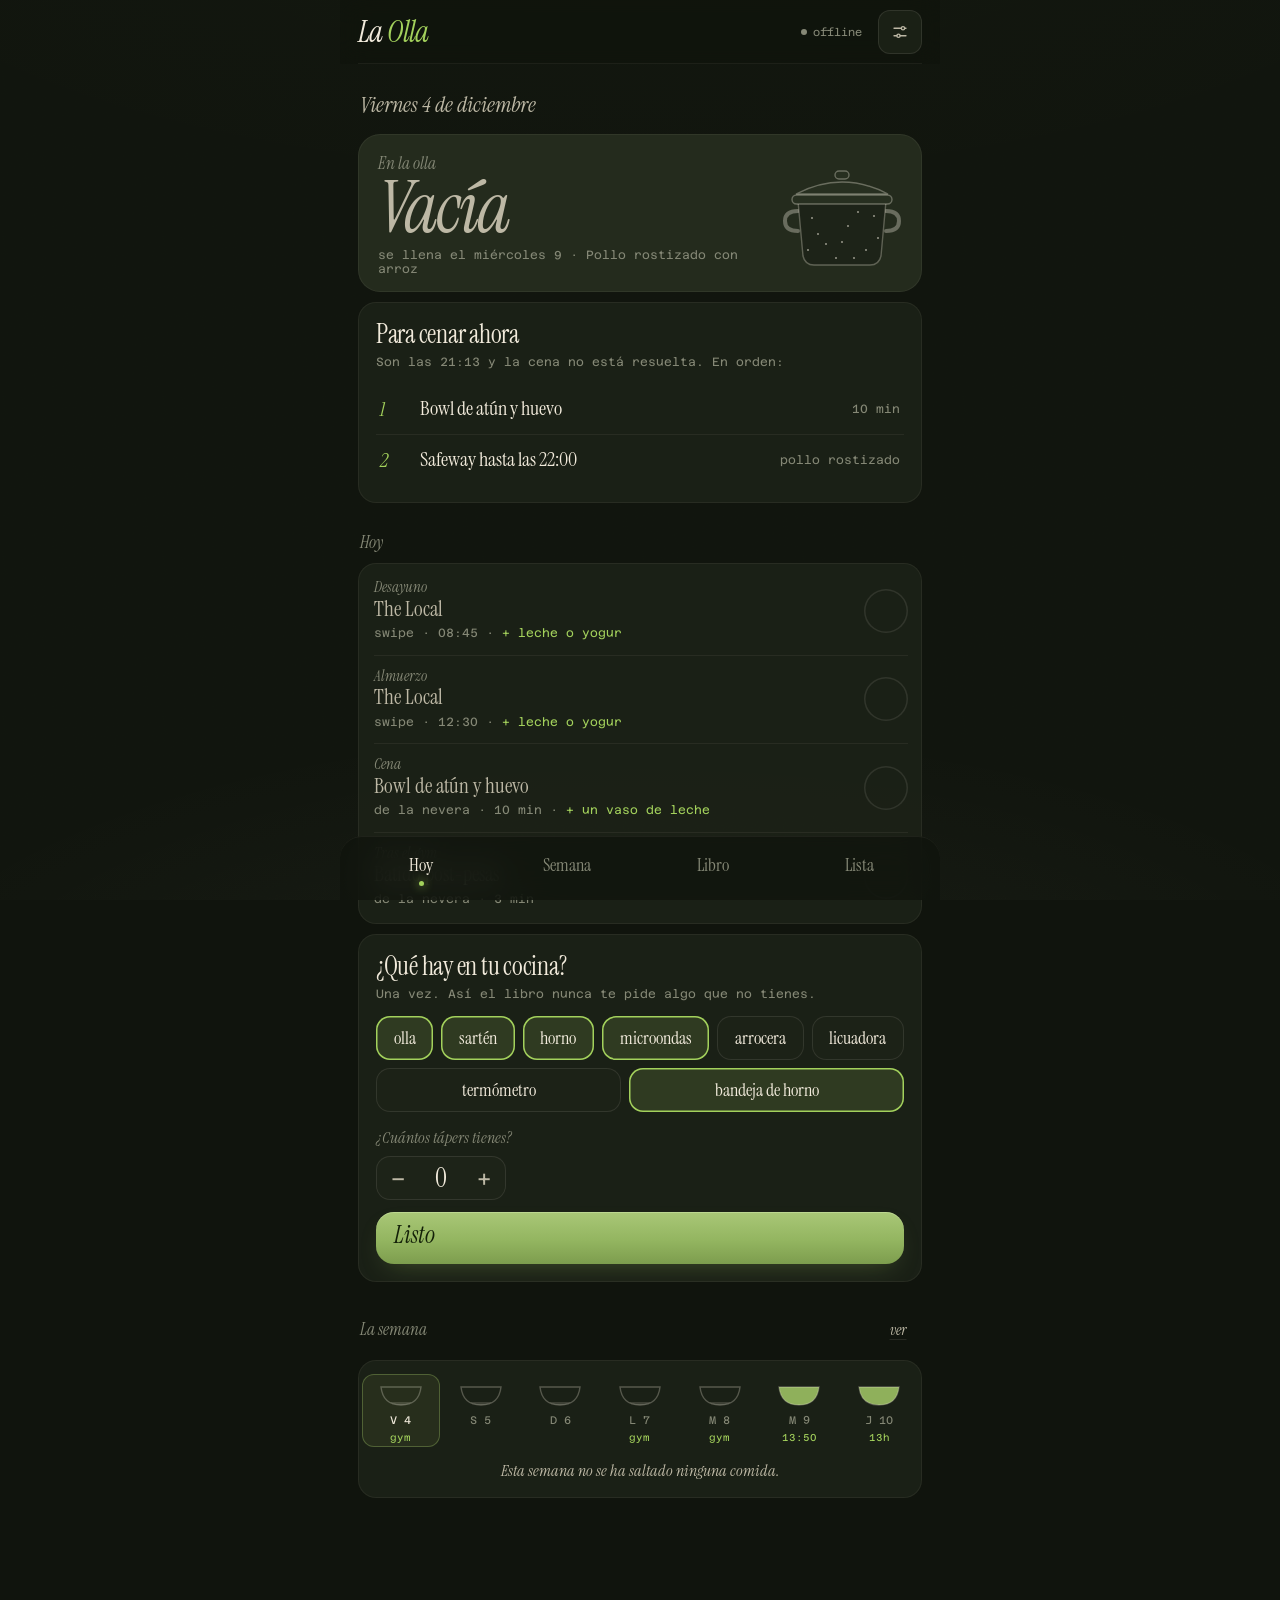
<file: index.html>
<!DOCTYPE html>
<html lang="es">
<head>
<meta charset="UTF-8">
<meta name="viewport" content="width=device-width, initial-scale=1.0, viewport-fit=cover">
<title>La Olla</title>
<meta name="theme-color" content="#10140d">
<meta name="apple-mobile-web-app-capable" content="yes">
<meta name="mobile-web-app-capable" content="yes">
<meta name="apple-mobile-web-app-status-bar-style" content="black-translucent">
<meta name="apple-mobile-web-app-title" content="Shell">
<link rel="apple-touch-icon" id="apple-touch-icon-link">
<script>
/* ═══════════════ SLOT:APP-CONFIG — the ONLY block a new app must edit to boot ═══════════════
   Extracted from Bitácora (the reference implementation). Per-app identity (name, icon, fonts,
   dominant color) is decided at build time — see README.md. */
window.APP = {
  name: 'La Olla',                     // <title>, manifest, A2HS label
  shortName: 'Olla',
  tagline: '¿qué hay en la olla?',
  description: 'Tomorrow\'s dinner exists before tonight\'s is eaten — the meal-stock organ of the estate.',
  iconLetter: 'O',                     // drawn on the canvas icon
  iconBg: '#10140d', iconFg: '#a3d15c', // enamel black, cilantro green
  STORAGE_KEY: 'olla.v1',              // localStorage key for the whole state object
  GIST_FILENAME: 'olla.json',          // file inside the (dedicated) sync gist
  gistDescription: 'La Olla — meal plan, the pot, the book (his layer only)',
  themeColors: { macchiato: '#10140d', tokyo: '#f3ecdc' },   // <meta theme-color> per theme: Esmalte (night) / Loza (day)
};
</script>
<script>
/* Manifest + icon generation (canvas → data-URI → blob manifest). Genericized via APP. */
(function() {
  document.title = APP.name;
  document.querySelector('meta[name="apple-mobile-web-app-title"]').setAttribute('content', APP.name);
  const c = document.createElement('canvas');
  c.width = 180; c.height = 180;
  const ctx = c.getContext('2d');
  ctx.fillStyle = APP.iconBg;
  ctx.fillRect(0, 0, 180, 180);
  ctx.fillStyle = APP.iconFg;
  ctx.font = 'italic 150px Georgia, "Times New Roman", serif';
  ctx.textAlign = 'center';
  ctx.textBaseline = 'middle';
  ctx.fillText(APP.iconLetter, 90, 102);
  const pngUri = c.toDataURL('image/png');
  const ati = document.getElementById('apple-touch-icon-link');
  if (ati) ati.href = pngUri;
  const favicon = document.createElement('link');
  favicon.rel = 'icon'; favicon.type = 'image/png'; favicon.href = pngUri;
  document.head.appendChild(favicon);
  const manifest = {
    name: APP.name, short_name: APP.shortName,
    description: APP.description,
    start_url: window.location.pathname,
    display: 'standalone',
    background_color: APP.iconBg, theme_color: APP.iconBg,
    orientation: 'portrait',
    icons: [{ src: pngUri, sizes: '180x180', type: 'image/png', purpose: 'any' }]
  };
  const blob = new Blob([JSON.stringify(manifest)], { type: 'application/manifest+json' });
  const mlink = document.createElement('link');
  mlink.rel = 'manifest';
  mlink.href = URL.createObjectURL(blob);
  document.head.appendChild(mlink);
})();
</script>
<link rel="preconnect" href="https://fonts.googleapis.com">
<link rel="preconnect" href="https://fonts.gstatic.com" crossorigin>
<!-- SLOT:APP-FONTS — Instrument Serif (the estate's shared voice) + Azeret Mono (minutes, portions, quantities). Not JetBrains (La Forja), not Departure (the city). -->
<link href="https://fonts.googleapis.com/css2?family=Instrument+Serif:ital@0;1&family=Azeret+Mono:wght@400;500;600&display=swap" rel="stylesheet">
<style>
/* ═══ Theme CSS-var system (Bitácora's, verbatim). Default = Macchiato; override via <html data-theme="tokyo">.
   SLOT:APP-THEME — a new app keeps the VARIABLE NAMES and re-skins the values for its own identity. ═══ */
:root, [data-theme="macchiato"] {                                 /* "Esmalte" — the pot at night: enamel black, chalk ink, one cilantro green */
  --bg: #15190f; --bg-elev: #1c2114; --paper: #222819; --paper-hi: #2c3320;
  --ink: #f1eadb; --ink-dim: #bdb6a4; --ink-faint: #75765f;
  --accent: #a3d15c; --accent-soft: #86b53f;
  --line: #2f3724; --line-soft: #232a1b;
  --gold: #e2c26a;
  --shadow: 0 1px 0 rgba(241,234,219,0.04) inset, 0 10px 30px rgba(0,0,0,0.55);
  --c-sage-fg: #a3d15c; --c-sage-bg: rgba(163,209,92,0.12); --c-sage-bd: rgba(163,209,92,0.4);
  --c-dusty-fg: #8fbfd6; --c-dusty-bg: rgba(143,191,214,0.12); --c-dusty-bd: rgba(143,191,214,0.4);
  --danger: #e07a6a;
}
[data-theme="tokyo"] {                                              /* "Loza" — the same pot on a cream counter by day */
  --bg: #f4efe3; --bg-elev: #ece6d6; --paper: #e6dfcd; --paper-hi: #ddd5c0;
  --ink: #1e2414; --ink-dim: #4d5340; --ink-faint: #8a8c78;
  --accent: #4f7f1d; --accent-soft: #6a9c2f;
  --line: #d3cbb6; --line-soft: #e0d9c6;
  --gold: #a8842a;
  --shadow: 0 1px 0 rgba(255,255,255,0.5) inset, 0 8px 24px rgba(60,50,20,0.12);
  --c-sage-fg: #4f7f1d; --c-sage-bg: rgba(79,127,29,0.10); --c-sage-bd: rgba(79,127,29,0.35);
  --c-dusty-fg: #2f6f8c; --c-dusty-bg: rgba(47,111,140,0.10); --c-dusty-bd: rgba(47,111,140,0.35);
  --danger: #b4432f;
}

* { box-sizing: border-box; margin: 0; padding: 0; }
html, body { height: 100%; }

body {
  background: var(--bg); color: var(--ink);
  font-family: 'JetBrains Mono', monospace; font-size: 13px; line-height: 1.55;
  background-image:
    radial-gradient(ellipse at 15% 10%, color-mix(in srgb, var(--accent) 8%, transparent) 0%, transparent 50%),
    radial-gradient(ellipse at 85% 90%, color-mix(in srgb, var(--gold) 5%, transparent) 0%, transparent 55%),
    repeating-linear-gradient(0deg, color-mix(in srgb, var(--ink) 1%, transparent) 0 1px, transparent 1px 3px);
  min-height: 100vh; -webkit-font-smoothing: antialiased;
}

h1, h2, h3, .serif { font-family: 'Instrument Serif', 'Times New Roman', serif; font-weight: 400; letter-spacing: -0.01em; }
.italic { font-style: italic; }
button { font-family: inherit; font-size: inherit; color: inherit; cursor: pointer; background: none; border: none; }
input, textarea, select { font-family: inherit; font-size: inherit; color: inherit; background: none; border: none; outline: none; }
a { color: var(--accent); text-decoration: none; border-bottom: 1px dashed var(--accent-soft); }

.app {
  display: grid; grid-template-columns: 240px 1fr;
  grid-template-rows: auto 1fr;
  grid-template-areas: "topbar topbar" "sidebar content";
  min-height: 100vh; max-width: 1400px; margin: 0 auto;
}

.topbar { grid-area: topbar; display: flex; align-items: baseline; justify-content: space-between; padding: 28px 36px 18px; border-bottom: 1px solid var(--line); position: relative; }
.topbar::after { content:''; position:absolute; left:36px; right:36px; bottom:-3px; height:1px; background: var(--line-soft); }
.brand { display: flex; align-items: baseline; gap: 14px; flex-wrap: wrap; }
.brand h1 { font-size: 44px; font-style: italic; color: var(--ink); letter-spacing: -0.02em; }
.brand h1::first-letter { color: var(--accent); }
.tagline { color: var(--ink-faint); font-style: italic; font-family: 'Instrument Serif', serif; font-size: 16px; }
.actions { display: flex; gap: 10px; align-items: center; }

.sync-pip { display: inline-flex; align-items: center; gap: 6px; font-size: 10px; text-transform: uppercase; letter-spacing: 0.1em; color: var(--ink-faint); padding: 4px 10px; border: 1px solid var(--line); border-radius: 2px; cursor: pointer; transition: border-color 0.15s, color 0.15s; }
.sync-pip:hover { color: var(--ink-dim); border-color: var(--accent-soft); }
.sync-pip .dot { width: 6px; height: 6px; border-radius: 50%; background: var(--ink-faint); transition: background 0.15s; }
.sync-pip.on .dot { background: var(--c-sage-fg); }
.sync-pip.syncing .dot { background: var(--accent); animation: pulse 1s infinite; }
.sync-pip.error .dot { background: var(--danger); }
@keyframes pulse { 0%, 100% { opacity: 1; } 50% { opacity: 0.3; } }

.sidebar { grid-area: sidebar; padding: 28px 24px 28px 36px; border-right: 1px solid var(--line); display: flex; flex-direction: column; gap: 28px; }
.sidebar section { display: flex; flex-direction: column; gap: 6px; }
.sidebar h3 { font-size: 11px; text-transform: uppercase; letter-spacing: 0.18em; color: var(--ink-faint); font-family: 'JetBrains Mono', monospace; font-weight: 600; margin-bottom: 6px; padding-left: 2px; }
.nav-list { list-style: none; display: flex; flex-direction: column; gap: 1px; }
.nav-list li { display: flex; justify-content: space-between; align-items: center; padding: 6px 10px; border-radius: 2px; cursor: pointer; color: var(--ink-dim); transition: background 0.12s, color 0.12s; font-size: 13px; user-select: none; }
.nav-list li:hover { background: var(--paper); color: var(--ink); }
.nav-list li.active { background: var(--paper); color: var(--ink); border-left: 2px solid var(--accent); padding-left: 8px; }
.ghost-btn { color: var(--ink-faint); text-align: left; padding: 6px 10px; border-radius: 2px; font-size: 12px; transition: color 0.12s, background 0.12s; }
.ghost-btn:hover { color: var(--ink); background: var(--paper); }
.tools .ghost-btn { font-size: 11px; }

.content { grid-area: content; padding: 28px 36px 60px; overflow: hidden; }
.content-header { display: flex; justify-content: space-between; align-items: baseline; border-bottom: 1px solid var(--line-soft); padding-bottom: 14px; margin-bottom: 22px; flex-wrap: wrap; gap: 8px; }
.content-header h2 { font-size: 32px; font-style: italic; color: var(--ink); }
.view-meta { font-size: 11px; color: var(--ink-faint); letter-spacing: 0.06em; text-transform: uppercase; font-variant-numeric: tabular-nums; }

.empty-state { text-align: center; padding: 80px 20px; color: var(--ink-faint); }
.empty-state .ornament { font-family: 'Instrument Serif', serif; font-size: 60px; color: var(--accent); opacity: 0.4; margin-bottom: 8px; }
.empty-state h3 { font-family: 'Instrument Serif', serif; font-size: 26px; font-style: italic; color: var(--ink-dim); margin-bottom: 8px; }
.empty-state p { font-size: 12px; max-width: 340px; margin: 0 auto; line-height: 1.6; }

dialog { border: none; padding: 0; background: transparent; color: inherit; max-width: none; max-height: none; }
dialog::backdrop { background: rgba(8, 5, 3, 0.78); backdrop-filter: blur(4px); }
.modal { background: var(--bg-elev); border: 1px solid var(--line); border-radius: 3px; width: min(620px, 92vw); max-height: 88vh; display: flex; flex-direction: column; box-shadow: var(--shadow); animation: modalIn 0.22s cubic-bezier(0.2, 0.8, 0.2, 1); }
.modal.wide { width: min(760px, 94vw); }
@keyframes modalIn { from { opacity: 0; transform: translateY(14px) scale(0.98); } to { opacity: 1; transform: translateY(0) scale(1); } }
.modal header { display: flex; justify-content: space-between; align-items: baseline; padding: 22px 26px 14px; border-bottom: 1px solid var(--line); }
.modal header h2 { font-size: 26px; font-style: italic; }
.modal header p { color: var(--ink-faint); font-size: 11px; text-transform: uppercase; letter-spacing: 0.12em; }
.modal .close { font-size: 22px; color: var(--ink-faint); padding: 0 6px; line-height: 1; }
.modal .close:hover { color: var(--accent); }
.modal-body { padding: 20px 26px; overflow-y: auto; }
.modal footer { display: flex; justify-content: space-between; padding: 16px 26px 22px; border-top: 1px solid var(--line); gap: 12px; flex-wrap: wrap; }

.form-grid { display: grid; grid-template-columns: 1fr 1fr; gap: 14px 18px; }
.form-grid label { display: flex; flex-direction: column; gap: 5px; font-size: 10px; text-transform: uppercase; letter-spacing: 0.14em; color: var(--ink-faint); font-weight: 600; }
.form-grid label.span-2 { grid-column: 1 / -1; }
.form-grid input[type="text"], .form-grid input[type="password"], .form-grid select, .form-grid textarea {
  background: var(--paper); border: 1px solid var(--line); border-radius: 2px; padding: 9px 11px; font-size: 13px; color: var(--ink);
  font-family: 'JetBrains Mono', monospace; letter-spacing: 0; text-transform: none; font-weight: 400;
  transition: border-color 0.12s, background 0.12s;
}
.form-grid input:focus, .form-grid select:focus, .form-grid textarea:focus { border-color: var(--accent); background: var(--paper-hi); }
.form-grid textarea { resize: vertical; min-height: 70px; line-height: 1.5; }
.form-grid select {
  appearance: none;
  background-image: url("data:image/svg+xml;utf8,<svg xmlns='http://www.w3.org/2000/svg' width='10' height='6' viewBox='0 0 10 6'><path d='M1 1l4 4 4-4' stroke='%23b09a7a' fill='none' stroke-width='1.2'/></svg>");
  background-repeat: no-repeat; background-position: right 11px center; padding-right: 28px;
}

.modal footer .submit, .btn-primary { background: var(--accent); color: var(--bg); padding: 9px 22px; border-radius: 2px; font-weight: 600; letter-spacing: 0.02em; transition: filter 0.15s; }
.modal footer .submit:hover, .btn-primary:hover { filter: brightness(1.1); }
.btn-danger { color: var(--danger); padding: 9px 12px; font-size: 11px; text-transform: uppercase; letter-spacing: 0.12em; transition: filter 0.15s; }
.btn-danger:hover { filter: brightness(1.2); }
.btn-secondary { color: var(--ink-dim); padding: 9px 16px; border: 1px solid var(--line); border-radius: 2px; font-size: 12px; transition: color 0.15s, border-color 0.15s; }
.btn-secondary:hover { color: var(--ink); border-color: var(--accent-soft); }

.prompt-modal { background: var(--bg-elev); border: 1px solid var(--line); border-radius: 3px; width: min(460px, 92vw); padding: 24px 26px; box-shadow: var(--shadow); }
.prompt-modal h2 { font-size: 22px; font-style: italic; margin-bottom: 6px; }
.prompt-modal p { color: var(--ink-dim); font-size: 12px; margin-bottom: 16px; line-height: 1.6; }
.prompt-modal input { width: 100%; background: var(--paper); border: 1px solid var(--line); border-radius: 2px; padding: 10px 12px; font-size: 13px; margin-bottom: 16px; }
.prompt-modal input:focus { border-color: var(--accent); }
.prompt-modal .actions { display: flex; justify-content: flex-end; gap: 10px; flex-wrap: wrap; }

.settings-section { background: var(--paper); border: 1px solid var(--line); border-radius: 3px; padding: 16px 18px; margin-bottom: 14px; }
.settings-section h3 { font-family: 'Instrument Serif', serif; font-size: 18px; font-style: italic; color: var(--ink); margin-bottom: 4px; text-transform: none; letter-spacing: 0; }
.settings-section .desc { color: var(--ink-faint); font-size: 11px; line-height: 1.5; margin-bottom: 12px; }
.settings-section textarea { width: 100%; min-height: 120px; background: var(--bg); border: 1px solid var(--line); border-radius: 2px; padding: 10px 12px; font-size: 12px; color: var(--ink-dim); font-family: 'JetBrains Mono', monospace; line-height: 1.5; resize: vertical; }
.settings-section textarea:focus { border-color: var(--accent); color: var(--ink); }
.toggle-row { display: flex; align-items: center; gap: 10px; margin-top: 10px; font-size: 12px; color: var(--ink-dim); cursor: pointer; user-select: none; }
.toggle-row input[type="checkbox"] { appearance: none; width: 32px; height: 18px; background: var(--bg); border: 1px solid var(--line); border-radius: 10px; position: relative; cursor: pointer; transition: background 0.15s, border-color 0.15s; }
.toggle-row input[type="checkbox"]::before { content: ''; position: absolute; top: 1px; left: 1px; width: 14px; height: 14px; background: var(--ink-faint); border-radius: 50%; transition: left 0.15s, background 0.15s; }
.toggle-row input[type="checkbox"]:checked { background: var(--c-sage-bg); border-color: var(--c-sage-bd); }
.toggle-row input[type="checkbox"]:checked::before { left: 15px; background: var(--c-sage-fg); }

.theme-toggle { display: grid; grid-template-columns: 1fr 1fr; gap: 10px; }
.theme-toggle button {
  display: flex; flex-direction: column; align-items: flex-start; gap: 8px;
  padding: 14px 16px; background: var(--bg); border: 1px solid var(--line); border-radius: 4px;
  cursor: pointer; transition: border-color 0.15s, background 0.15s, transform 0.08s;
  text-align: left;
}
.theme-toggle button:hover { border-color: var(--accent-soft); }
.theme-toggle button:active { transform: scale(0.98); }
.theme-toggle button.active { border-color: var(--accent); background: var(--paper); box-shadow: 0 0 0 1px var(--accent) inset; }
.theme-toggle .swatches { display: flex; gap: 4px; }
.theme-toggle .sw { width: 18px; height: 18px; border-radius: 50%; border: 1px solid rgba(255,255,255,0.08); }
.theme-toggle .label { font-family: 'Instrument Serif', serif; font-style: italic; font-size: 17px; color: var(--ink); }
.theme-toggle .sub { font-size: 10px; color: var(--ink-faint); text-transform: uppercase; letter-spacing: 0.12em; }
@media (max-width: 880px) { .theme-toggle { grid-template-columns: 1fr; } }

.sync-status { display: flex; align-items: center; gap: 8px; font-size: 11px; color: var(--ink-faint); margin-top: 10px; text-transform: uppercase; letter-spacing: 0.08em; }
.sync-status.ok { color: var(--c-sage-fg); }
.sync-status.err { color: var(--danger); }

.claude-panel { position: fixed; bottom: 24px; right: 24px; width: 380px; max-height: 60vh; background: var(--bg-elev); border: 1px solid var(--c-dusty-bd); border-radius: 3px; box-shadow: var(--shadow); display: flex; flex-direction: column; z-index: 900; animation: claudeIn 0.4s cubic-bezier(0.2, 0.8, 0.2, 1); }
.claude-panel.hidden { display: none; }
@keyframes claudeIn { from { opacity: 0; transform: translateX(20px); } to { opacity: 1; transform: translateX(0); } }
.claude-panel header { display: flex; align-items: center; gap: 10px; padding: 12px 16px; border-bottom: 1px solid var(--line); }
.claude-panel .badge { color: var(--c-dusty-fg); font-size: 10px; text-transform: uppercase; letter-spacing: 0.18em; font-weight: 600; }
.claude-panel .panel-title { flex: 1; font-family: 'Instrument Serif', serif; font-style: italic; color: var(--ink); font-size: 16px; white-space: nowrap; overflow: hidden; text-overflow: ellipsis; }
.claude-panel .panel-close { color: var(--ink-faint); font-size: 18px; line-height: 1; padding: 0 4px; }
.claude-panel .panel-close:hover { color: var(--accent); }
.claude-panel .panel-body { padding: 14px 16px; font-size: 13px; line-height: 1.6; color: var(--ink); overflow-y: auto; white-space: pre-wrap; }
.claude-panel .panel-body.thinking { color: var(--ink-faint); font-style: italic; display: flex; align-items: center; gap: 8px; }
.claude-panel .panel-body.thinking::before { content: '✦'; color: var(--c-dusty-fg); animation: pulse 1.2s infinite; font-style: normal; }
.claude-panel.error .panel-body { color: var(--danger); font-size: 12px; }
.claude-panel .panel-foot { padding: 8px 16px 12px; font-size: 10px; color: var(--ink-faint); text-transform: uppercase; letter-spacing: 0.1em; display: flex; justify-content: space-between; align-items: center; border-top: 1px solid var(--line-soft); }

.toast { position: fixed; bottom: 24px; left: 50%; transform: translateX(-50%); background: var(--paper-hi); border: 1px solid var(--accent-soft); color: var(--ink); padding: 10px 18px; font-size: 12px; border-radius: 2px; box-shadow: var(--shadow); opacity: 0; pointer-events: none; transition: opacity 0.2s, transform 0.2s; z-index: 1000; max-width: 80vw; }
.toast.show { opacity: 1; transform: translateX(-50%) translateY(-4px); }
.toast.err { border-color: var(--danger); }

/* ── mobile: native iOS-style structure (verbatim from Bitácora minus domain widgets) ── */
.bottom-tabs, .fab, .sheet-backdrop { display: none; }

@media (max-width: 880px) {
  .app { grid-template-columns: 1fr; grid-template-areas: "topbar" "content"; }
  .topbar {
    position: sticky; top: 0; z-index: 100;
    background: var(--bg);
    padding: 12px 16px 10px;
    border-bottom: 1px solid var(--line);
    flex-wrap: nowrap; gap: 8px;
  }
  .topbar::after { display: none; }
  .brand { gap: 10px; }
  .brand h1 { font-size: 28px; }
  .tagline { display: none; }
  .actions { gap: 6px; flex-wrap: nowrap; }
  .sync-pip { padding: 4px 8px; font-size: 9px; }
  .sync-pip .dot { width: 5px; height: 5px; }

  .content { padding: 16px 16px 100px; }
  .content-header h2 { font-size: 24px; }
  .form-grid { grid-template-columns: 1fr; }

  .sidebar {
    display: none;
    position: fixed; top: auto; left: 0; right: 0; bottom: 0;
    grid-area: unset;
    background: var(--bg-elev);
    border: 1px solid var(--line); border-bottom: none;
    border-radius: 16px 16px 0 0;
    padding: 14px 18px calc(20px + env(safe-area-inset-bottom));
    max-height: 78vh; overflow-y: auto;
    z-index: 850;
    flex-direction: column; gap: 22px;
    box-shadow: 0 -10px 30px rgba(0,0,0,0.5);
  }
  .sidebar.show-as-sheet {
    display: flex;
    animation: sheetIn 0.28s cubic-bezier(0.2, 0.8, 0.2, 1);
  }
  .sidebar.show-as-sheet::before {
    content: ''; display: block;
    width: 36px; height: 4px;
    background: var(--ink-faint); opacity: 0.4;
    border-radius: 2px;
    margin: 2px auto 8px;
  }

  .sheet-backdrop {
    display: none;
    position: fixed; inset: 0;
    background: rgba(0,0,0,0.55); backdrop-filter: blur(2px);
    z-index: 840;
  }
  .sheet-backdrop.show { display: block; animation: fadeIn 0.18s; }
  @keyframes fadeIn { from { opacity: 0; } to { opacity: 1; } }
  @keyframes sheetIn { from { transform: translateY(100%); } to { transform: translateY(0); } }

  .bottom-tabs {
    display: flex;
    position: fixed; left: 0; right: 0; bottom: 0;
    background: var(--bg-elev);
    border-top: 1px solid var(--line);
    padding: 6px 6px calc(6px + env(safe-area-inset-bottom));
    z-index: 800;
    justify-content: space-around;
  }
  .bottom-tabs .tab {
    display: flex; flex-direction: column; align-items: center; gap: 3px;
    padding: 8px 12px; flex: 1;
    color: var(--ink-faint);
    font-size: 9px; text-transform: uppercase; letter-spacing: 0.1em;
    transition: color 0.14s, transform 0.08s;
    border-radius: 6px;
  }
  .bottom-tabs .tab .icon { font-size: 18px; line-height: 1; font-family: 'Instrument Serif', serif; font-style: italic; }
  .bottom-tabs .tab.active { color: var(--accent); }
  .bottom-tabs .tab:active { transform: scale(0.94); background: var(--paper); }

  .fab {
    display: flex; align-items: center; justify-content: center;
    position: fixed; right: 18px;
    bottom: calc(76px + env(safe-area-inset-bottom));
    width: 56px; height: 56px;
    background: var(--accent); color: var(--bg);
    border-radius: 50%;
    font-size: 30px; font-weight: 300; line-height: 1;
    box-shadow: 0 6px 20px color-mix(in srgb, var(--accent) 40%, transparent), 0 0 0 1px color-mix(in srgb, var(--accent) 20%, transparent);
    z-index: 850;
    transition: transform 0.1s, box-shadow 0.18s;
  }
  .fab:active { transform: scale(0.93); }

  dialog {
    margin: 0 !important;
    width: 100% !important; height: 100% !important;
    max-width: 100% !important; max-height: 100% !important;
    align-items: flex-end !important;
    background: transparent;
  }
  .modal {
    width: 100% !important;
    max-height: 92vh !important;
    border-radius: 16px 16px 0 0 !important;
    margin-bottom: 0; margin-top: auto;
    padding-bottom: env(safe-area-inset-bottom);
    animation: sheetIn 0.3s cubic-bezier(0.2, 0.8, 0.2, 1) !important;
  }
  .modal::before {
    content: ''; display: block;
    width: 36px; height: 4px;
    background: var(--ink-faint); opacity: 0.4;
    border-radius: 2px;
    margin: 8px auto 0;
  }
  .modal header { padding: 14px 20px 12px; }
  .modal header h2 { font-size: 22px; }
  .modal-body { padding: 16px 20px; }
  .modal footer { padding: 12px 20px 20px; }
  .prompt-modal { width: 92%; max-width: 460px; margin: auto; border-radius: 12px; padding: 22px; animation: modalIn 0.2s; }

  .claude-panel {
    width: calc(100vw - 24px);
    right: 12px; left: 12px;
    bottom: calc(86px + env(safe-area-inset-bottom));
  }
  .toast { bottom: calc(80px + env(safe-area-inset-bottom)); }
}

/* iOS standalone safe-area handling — kicks in only when launched from home screen */
@supports (padding: max(0px)) {
  body { padding-top: env(safe-area-inset-top); padding-left: env(safe-area-inset-left); padding-right: env(safe-area-inset-right); }
  @media (display-mode: standalone), (-webkit-mobile-web-app-capable: yes) {
    body { background: var(--bg); }
    .topbar { padding-top: max(28px, calc(env(safe-area-inset-top) + 16px)); }
    .content { padding-bottom: max(60px, calc(env(safe-area-inset-bottom) + 32px)); }
    .claude-panel { bottom: max(24px, calc(env(safe-area-inset-bottom) + 16px)); }
    .toast { bottom: max(24px, calc(env(safe-area-inset-bottom) + 16px)); }
  }
}

::selection { background: var(--accent-soft); color: var(--ink); }
::-webkit-scrollbar { width: 10px; height: 10px; }
::-webkit-scrollbar-track { background: var(--bg); }
::-webkit-scrollbar-thumb { background: var(--paper-hi); border-radius: 0; }
::-webkit-scrollbar-thumb:hover { background: var(--line); }

/* ═══ SLOT:APP-CSS — La Olla v2 · "Peltre negro" ═══
   Graniteware at night, cream enamel by day. Steam is the heat: --steam (0..1, the freshness of what is in
   the pot) drives the glow rising from the top edge and the colour of the big number, the way La Forja's
   --heat drives its floor fire. ONE accent (culantro) and it means ALIVE / NEXT. Instrument Serif speaks
   (hierarchy by size and italics, always weight 400); Azeret Mono counts (minutes, portions, quantities,
   hours — tabular). Sentence case everywhere; nothing under 11px; faint ink ≥ 5:1.
   This block comes AFTER the shell's component layer and re-skins it — the shell's desktop chrome
   (2px radii, tracked caps, bordered boxes) is Bitácora's, not ours. */
:root, [data-theme="macchiato"] {
  --bg: #10140d; --bg-elev: #161b12; --paper: #1d2318; --paper-hi: #272f20;
  --ink: #f1eadb; --ink-dim: #bdb8a5; --ink-faint: #858876;
  --accent: #a3d15c; --accent-soft: #86b53f; --accent-ink: #132008; --accent-text: #a3d15c;
  --fresh: #eaf6cf; --cold: #8b9585;
  --line: rgba(241,234,219,.10); --line-soft: rgba(241,234,219,.06);
  --gold: #c9c0a3; --danger: #e07a6a;
  --card: color-mix(in srgb, var(--paper) 84%, transparent);
  --card-hi: color-mix(in srgb, var(--paper-hi) 88%, transparent);
  --strike: linear-gradient(180deg, #a9c777 0%, #93b560 55%, #7d9d4e 100%);   /* calmer than --accent on purpose: the big filled surfaces (today's action, a cook day) must not shout */
  --fill: #8fb05b;
  --strike-glow: 0 10px 26px -12px rgba(143,176,91,.40), inset 0 1px 0 rgba(240,255,210,.28);
  --speckle-op: .5; --grain-op: .28;
  --shadow: 0 1px 0 rgba(241,234,219,.04) inset, 0 14px 34px rgba(0,0,0,.45);
  --c-sage-fg: #a3d15c; --c-sage-bg: rgba(163,209,92,.12); --c-sage-bd: rgba(163,209,92,.38);
  --c-dusty-fg: #bdb8a5; --c-dusty-bg: rgba(241,234,219,.06); --c-dusty-bd: rgba(241,234,219,.16);
  --serif: 'Instrument Serif', 'Times New Roman', serif;
  --mono: 'Azeret Mono', ui-monospace, monospace;
  color-scheme: dark;
}
[data-theme="tokyo"] {
  --bg: #f3ecdc; --bg-elev: #fbf7ee; --paper: #fbf7ee; --paper-hi: #eae2cf;
  --ink: #1d2416; --ink-dim: #474d3c; --ink-faint: #626652;
  --accent: #a3d15c; --accent-soft: #6a9c2f; --accent-ink: #132008; --accent-text: #3b6f17;
  --fresh: #2f5d10; --cold: #7d8270;
  --line: rgba(29,36,22,.12); --line-soft: rgba(29,36,22,.07);
  --gold: #7c6a3a; --danger: #b4432f;
  --card: color-mix(in srgb, var(--paper) 92%, transparent);
  --card-hi: color-mix(in srgb, var(--paper-hi) 92%, transparent);
  --strike: linear-gradient(180deg, #cfdcab 0%, #bccf94 55%, #a9c07c 100%);   /* sage, not lime: on cream the saturated fill was too bright to live with */
  --fill: #b2c88a;
  --strike-glow: 0 8px 20px -12px rgba(79,100,40,.38), inset 0 1px 0 rgba(255,255,240,.55);
  --speckle-op: .35; --grain-op: .16;
  --shadow: 0 1px 0 rgba(255,255,255,.6) inset, 0 10px 26px rgba(60,50,20,.12);
  --c-sage-fg: #3b6f17; --c-sage-bg: rgba(79,127,29,.10); --c-sage-bd: rgba(79,127,29,.35);
  --c-dusty-fg: #474d3c; --c-dusty-bg: rgba(29,36,22,.05); --c-dusty-bd: rgba(29,36,22,.16);
  color-scheme: light;
}

/* `hidden` must WIN: author `display:flex/block` on .runner and .field beats the UA rule, and a hidden full-screen
   runner sat on top of every tap (caught by the harness hit-test, 1-oct). */
[hidden] { display: none !important; }

/* ── ground: one light source from the top (steam rising), grain, no sidebar ── */
html { -webkit-text-size-adjust: 100%; }
body {
  font-family: var(--mono); font-size: 13px; line-height: 1.55; font-variant-numeric: tabular-nums;
  background: var(--bg);
  background-image:
    radial-gradient(120% 60% at 50% -12%, color-mix(in srgb, var(--accent) calc(var(--steam, .3) * 22%), transparent) 0%, transparent 62%),
    radial-gradient(90% 50% at 50% 115%, color-mix(in srgb, var(--ink) 4%, transparent) 0%, transparent 70%);
  background-attachment: fixed;
  transition: background 1.2s ease;
  -webkit-tap-highlight-color: transparent;
}
body::after {   /* grain */
  content: ''; position: fixed; inset: 0; pointer-events: none; z-index: 1;
  opacity: var(--grain-op); mix-blend-mode: overlay;
  background-image: url("data:image/svg+xml;utf8,<svg xmlns='http://www.w3.org/2000/svg' width='160' height='160'><filter id='n'><feTurbulence type='fractalNoise' baseFrequency='.9' numOctaves='2' stitchTiles='stitch'/><feColorMatrix values='0 0 0 0 .5  0 0 0 0 .5  0 0 0 0 .5  0 0 0 .55 0'/></filter><rect width='100%' height='100%' filter='url(%23n)'/></svg>");
}
h1, h2, h3, h4, .serif { font-family: var(--serif); font-weight: 400; letter-spacing: -0.01em; }
button { -webkit-user-select: none; user-select: none; touch-action: manipulation; }
button:focus-visible, input:focus-visible, select:focus-visible, textarea:focus-visible { outline: 2px solid var(--accent); outline-offset: 2px; }
.mono { font-family: var(--mono); }
.dim { color: var(--ink-dim); } .faint { color: var(--ink-faint); }
.nums { font-variant-numeric: lining-nums tabular-nums; }

.app { display: block; max-width: 600px; margin: 0 auto; min-height: 100vh; position: relative; z-index: 2; }
.sidebar { display: none !important; }
.fab, .content-header { display: none !important; }

/* ── topbar ── */
.topbar {
  position: sticky; top: 0; z-index: 100;
  display: flex; align-items: center; justify-content: space-between;
  padding: calc(10px + env(safe-area-inset-top)) 18px 10px;
  border: 0;
  background: color-mix(in srgb, var(--bg) 72%, transparent);
  -webkit-backdrop-filter: blur(14px) saturate(1.2); backdrop-filter: blur(14px) saturate(1.2);
}
.topbar::after { content: ''; position: absolute; left: 18px; right: 18px; bottom: 0; height: 1px; background: var(--line-soft); top: auto; }
.brand { display: flex; align-items: baseline; gap: 0; }
.brand h1 { font-size: 30px; font-style: italic; line-height: 1; color: var(--ink); letter-spacing: -0.02em; }
.brand h1 b { font-weight: 400; color: var(--accent-text); }
.brand h1::first-letter { color: inherit; }
.tagline { display: none; }
.actions { display: flex; gap: 8px; align-items: center; }
.sync-pip { border: 0; padding: 6px 8px; min-height: 44px; font-size: 11px; letter-spacing: 0; text-transform: none; color: var(--ink-faint); border-radius: 999px; font-family: var(--mono); }
.sync-pip:hover { color: var(--ink-dim); }
.icon-btn { width: 44px; height: 44px; flex: none; display: inline-flex; align-items: center; justify-content: center; border-radius: 12px; color: var(--ink-dim); background: var(--card); box-shadow: inset 0 0 0 1px var(--line); }
.icon-btn:active { transform: scale(.95); }
.icon-btn svg { width: 18px; height: 18px; }

.content { padding: 6px 18px calc(118px + env(safe-area-inset-bottom)); overflow: visible; }
#app-root { position: relative; }

/* ── tabs: serif words + a glowing dot, on a blurred bar ── */
.bottom-tabs {
  display: flex !important; position: fixed; left: 0; right: 0; bottom: 0; z-index: 800;
  max-width: 600px; margin: 0 auto;
  padding: 8px 8px calc(10px + env(safe-area-inset-bottom));
  background: color-mix(in srgb, var(--bg) 78%, transparent);
  -webkit-backdrop-filter: blur(16px) saturate(1.2); backdrop-filter: blur(16px) saturate(1.2);
  border-top: 1px solid var(--line-soft);
  justify-content: space-around;
}
.bottom-tabs .tab {
  flex: 1; display: flex; flex-direction: column; align-items: center; gap: 4px;
  padding: 8px 4px 4px; border-radius: 12px;
  font-family: var(--serif); font-size: 18px; letter-spacing: 0; text-transform: none; min-height: 44px;
  color: var(--ink-faint); transition: color .15s, transform .08s;
}
.bottom-tabs .tab .icon { display: none; }
.bottom-tabs .tab::after { content: ''; width: 5px; height: 5px; border-radius: 50%; background: transparent; transition: background .2s, box-shadow .2s; }
.bottom-tabs .tab.active { color: var(--ink); }
.bottom-tabs .tab.active::after { background: var(--accent); box-shadow: 0 0 10px var(--accent); }
.bottom-tabs .tab:active { transform: scale(.96); background: transparent; }

/* ── type & rhythm ── */
.date-line { font-family: var(--serif); font-style: italic; font-size: 22px; color: var(--ink-dim); margin: 10px 2px 12px; }
.sec { font-family: var(--serif); font-style: italic; font-size: 17px; color: var(--ink-faint); margin: 26px 2px 8px; display: flex; justify-content: space-between; align-items: baseline; gap: 10px; }
.sec .mono { font-style: normal; font-size: 12px; }
.page-title { font-family: var(--serif); font-size: 44px; line-height: 1; margin: 14px 2px 6px; letter-spacing: -0.02em; }
.page-sub { font-size: 12px; color: var(--ink-faint); margin: 0 2px 14px; }
.meta { font-size: 12px; color: var(--ink-faint); }
.lead { font-family: var(--serif); font-size: 19px; line-height: 1.35; color: var(--ink-dim); font-style: italic; margin: 4px 2px 14px; }

/* ── cards: borderless translucent enamel with a granite speckle ── */
.card {
  position: relative; background: var(--card); border-radius: 18px; padding: 16px 16px 14px;
  box-shadow: inset 0 0 0 1px var(--line-soft);
  overflow: hidden; isolation: isolate;
}
.card + .card { margin-top: 10px; }
.speckle::before {
  content: ''; position: absolute; inset: 0; z-index: -1; pointer-events: none; opacity: var(--speckle-op);
  background-image: url("data:image/svg+xml;utf8,<svg xmlns='http://www.w3.org/2000/svg' width='220' height='220'><filter id='s'><feTurbulence type='fractalNoise' baseFrequency='.55' numOctaves='1' seed='7'/><feColorMatrix type='saturate' values='0'/><feComponentTransfer><feFuncA type='discrete' tableValues='0 0 0 0 0 0 0 0 0 .55'/></feComponentTransfer></filter><rect width='100%' height='100%' filter='url(%23s)'/></svg>");
  mix-blend-mode: soft-light;
}

/* ── the pot (hero) ── */
.pot-panel { display: grid; grid-template-columns: 1fr 128px; gap: 6px; align-items: center; text-align: left; width: 100%; padding: 18px 16px 16px 20px; border-radius: 22px; background: var(--card-hi); }
.pot-panel .kicker { font-family: var(--serif); font-style: italic; font-size: 17px; color: var(--ink-faint); }
.pot-num { font-family: var(--serif); font-size: clamp(88px, 27vw, 120px); line-height: .86; letter-spacing: -0.03em; font-variant-numeric: lining-nums;
  color: color-mix(in oklab, var(--fresh) calc(var(--steam, .5) * 100%), var(--cold)); text-shadow: 0 0 34px color-mix(in srgb, var(--accent) calc(var(--steam, .5) * 30%), transparent); }
.pot-num .u { font-size: 22px; font-style: italic; letter-spacing: 0; color: var(--ink-dim); text-shadow: none; margin-left: 8px; vertical-align: baseline; }
.pot-num.word { font-size: clamp(54px, 16vw, 72px); font-style: italic; line-height: .95; color: var(--ink-dim); text-shadow: none; }
.pot-num.pop { animation: countpop .5s cubic-bezier(.2,.8,.2,1); }
.pot-name { font-family: var(--serif); font-size: 23px; line-height: 1.1; color: var(--ink); margin-top: 6px; }
.pot-name .unit { color: var(--ink-dim); font-style: italic; }
.pot-meta { font-size: 12px; color: var(--ink-faint); margin-top: 6px; }
.pot-meta .warn { color: var(--danger); }
.pot-more { font-size: 12px; color: var(--ink-dim); margin-top: 4px; }
.pot-svg { width: 128px; height: 120px; overflow: visible; }
.pot-svg .body { fill: var(--paper); stroke: color-mix(in srgb, var(--ink) 30%, transparent); stroke-width: 1.4; }
.pot-svg .rim, .pot-svg .lid { fill: var(--paper-hi); stroke: color-mix(in srgb, var(--ink) 34%, transparent); stroke-width: 1.4; }
.pot-svg .handle { fill: none; stroke: color-mix(in srgb, var(--ink) 34%, transparent); stroke-width: 4; stroke-linecap: round; }
.pot-svg .fill { fill: color-mix(in srgb, var(--accent) calc(30% + var(--steam, .5) * 45%), var(--paper-hi)); transition: y .8s cubic-bezier(.2,.8,.2,1), height .8s cubic-bezier(.2,.8,.2,1); }
.pot-svg .spk { fill: color-mix(in srgb, var(--ink) 55%, transparent); }
.pot-svg .knob { fill: var(--paper-hi); stroke: color-mix(in srgb, var(--ink) 34%, transparent); stroke-width: 1.4; }
.pot-svg .lid-g { transform: translate(-6px, -10px) rotate(-9deg); transform-origin: 60px 30px; transition: transform .38s cubic-bezier(.2,.8,.2,1); }
.pot-svg.closed .lid-g { transform: none; }
.pot-svg.closing .lid-g { animation: lidshut .42s cubic-bezier(.2,.8,.2,1) both; }
.pot-svg .wisp { fill: none; stroke: color-mix(in srgb, var(--ink) 60%, transparent); stroke-width: 2.2; stroke-linecap: round; stroke-dasharray: 46; stroke-dashoffset: 46; opacity: 0; animation: wisp 3.4s ease-out infinite; }
.pot-svg .wisp:nth-of-type(2) { animation-delay: 1.1s; } .pot-svg .wisp:nth-of-type(3) { animation-delay: 2.2s; }
.pot-svg .curl { fill: none; stroke: var(--accent); stroke-width: 2.4; stroke-linecap: round; stroke-dasharray: 60; stroke-dashoffset: 60; opacity: 0; }
.pot-svg.closing .curl { animation: curl .9s .25s ease-out both; }
.pot-svg.cold .wisp { display: none; }
@keyframes wisp { 0% { stroke-dashoffset: 46; opacity: 0; transform: translateY(6px); } 30% { opacity: calc(.25 + var(--steam, .5) * .55); } 100% { stroke-dashoffset: -46; opacity: 0; transform: translateY(-16px); } }
@keyframes curl { 0% { stroke-dashoffset: 60; opacity: .9; } 100% { stroke-dashoffset: -60; opacity: 0; transform: translateY(-22px); } }
@keyframes lidshut { 0% { transform: translate(-60px, -26px) rotate(-14deg); } 82% { transform: translate(1px, 2px) rotate(.6deg); } 100% { transform: none; } }
@keyframes countpop { 0% { transform: scale(1.18); } 100% { transform: scale(1); } }

/* ── the strike bar (the next action) ── */
.strike {
  display: flex; width: 100%; align-items: baseline; justify-content: space-between; gap: 12px;
  min-height: 66px; padding: 14px 22px; margin-top: 12px; border-radius: 18px;
  background: var(--strike); color: var(--accent-ink); box-shadow: var(--strike-glow);
  font-family: var(--serif); font-style: italic; font-size: 30px; line-height: 1.05; text-align: left;
  transition: transform .08s, filter .15s;
}
.strike small { font-family: var(--mono); font-style: normal; font-size: 12px; line-height: 1.4; text-align: right; color: color-mix(in srgb, var(--accent-ink) 78%, transparent); }
.strike:active { transform: translateY(2px) scale(.99); filter: brightness(.97); }
.strike.ghost { background: var(--card); color: var(--ink); box-shadow: inset 0 0 0 1px var(--line); }
.strike.ghost small { color: var(--ink-faint); }
.strike.sm { min-height: 52px; font-size: 24px; padding: 10px 18px; }
.under { display: flex; justify-content: center; gap: 22px; margin: 10px 0 2px; }
.link { font-family: var(--serif); font-style: italic; font-size: 17px; color: var(--ink-dim); padding: 6px 2px; min-height: 44px; min-width: 44px; text-decoration: underline; text-decoration-color: var(--line); text-underline-offset: 4px; }
.link:hover { color: var(--ink); }
.link.danger { color: var(--danger); }

/* ── question / rescue / gear cards ── */
.q-card { padding: 18px; }
.q-card h3 { font-size: 26px; line-height: 1.1; margin-bottom: 4px; }
.q-card .meta { margin-bottom: 12px; }
.q-row { display: grid; grid-template-columns: 1fr 1fr 1fr; gap: 8px; margin-top: 12px; }
.chip-btn { min-height: 48px; padding: 10px 12px; border-radius: 14px; background: var(--card); box-shadow: inset 0 0 0 1px var(--line); font-family: var(--serif); font-size: 19px; color: var(--ink); text-align: center; }
.chip-btn.go { background: var(--strike); color: var(--accent-ink); box-shadow: var(--strike-glow); font-style: italic; }
.chip-btn.on { box-shadow: inset 0 0 0 1.5px var(--accent); color: var(--ink); background: color-mix(in srgb, var(--accent) 14%, var(--card)); }
.chip-btn:active { transform: scale(.98); }
.rescue-item { display: grid; grid-template-columns: 30px 1fr auto; gap: 10px; align-items: center; width: 100%; text-align: left; padding: 12px 4px; border-top: 1px solid var(--line-soft); }
.rescue-item:first-of-type { border-top: 0; }
.rescue-item .n { font-family: var(--serif); font-style: italic; font-size: 20px; color: var(--accent-text); }
.rescue-item .t { font-family: var(--serif); font-size: 20px; line-height: 1.15; color: var(--ink); }
.rescue-item .m { font-size: 12px; color: var(--ink-faint); text-align: right; }

/* ── meal rows (Hoy) ── */
.rows { padding: 4px 14px 4px 16px; }
.row { display: grid; grid-template-columns: 1fr 48px; align-items: center; gap: 10px; padding: 12px 0; border-top: 1px solid var(--line-soft); min-height: 64px; }
.row:first-child { border-top: 0; }
.row .slot { font-family: var(--serif); font-style: italic; font-size: 15px; color: var(--ink-faint); line-height: 1.1; }
.row .dish { font-family: var(--serif); font-size: 21px; line-height: 1.12; color: var(--ink); margin-top: 2px; }
.row .sub { font-size: 12px; color: var(--ink-faint); margin-top: 3px; }
.row .sub .acc { color: var(--accent-text); }
.row.past .dish { color: var(--ink-dim); }
.row.done .dish { color: var(--ink-dim); }
.ring { width: 44px; height: 44px; border-radius: 50%; display: inline-flex; align-items: center; justify-content: center; box-shadow: inset 0 0 0 1.5px var(--line); color: var(--ink-faint); font-family: var(--serif); font-size: 20px; justify-self: end; transition: transform .1s, background .2s; }
.ring:active { transform: scale(.92); }
.ring.ate { background: var(--fill); color: var(--accent-ink); box-shadow: 0 0 14px -6px var(--fill); }
.ring.other { box-shadow: inset 0 0 0 1.5px var(--accent); color: var(--accent-text); font-style: italic; }
.ring.skipped { color: var(--danger); box-shadow: inset 0 0 0 1.5px color-mix(in srgb, var(--danger) 50%, transparent); }
.ring svg { width: 18px; height: 18px; }

/* ── the week strip: seven bowls ── */
.bowls { display: grid; grid-template-columns: repeat(7, 1fr); gap: 2px; padding: 14px 4px 12px; }   /* 2px/4px: each bowl ≥ 44px wide at 375px (a tap target) */
.bowl { display: flex; flex-direction: column; align-items: center; gap: 6px; padding: 4px 0; border-radius: 12px; }
.bowl svg { width: 100%; max-width: 46px; height: 30px; overflow: visible; }
.bowl .b-out { fill: none; stroke: color-mix(in srgb, var(--ink) 28%, transparent); stroke-width: 1.4; }
.bowl .b-fill { fill: var(--fill); }
.bowl .b-half { fill: color-mix(in srgb, var(--fill) 45%, var(--paper-hi)); }
.bowl .b-home { fill: color-mix(in srgb, var(--ink) 16%, transparent); }
.bowl .d { font-size: 11px; color: var(--ink-faint); }
.bowl.today { background: color-mix(in srgb, var(--fill) 10%, transparent); box-shadow: inset 0 0 0 1px color-mix(in srgb, var(--fill) 40%, transparent); }
.bowl.today .d { color: var(--ink); }
.bowl .tag { font-size: 10px; line-height: 1; color: var(--accent-text); min-height: 10px; }
.register { font-family: var(--serif); font-style: italic; font-size: 16px; color: var(--ink-dim); padding: 0 14px 14px; text-align: center; }

/* ── Semana ── */
.day { padding: 14px 14px 8px 16px; }
.day + .day { margin-top: 10px; }
.day-h { display: flex; align-items: baseline; gap: 10px; flex-wrap: wrap; margin-bottom: 2px; }
.day-h h3 { font-size: 26px; line-height: 1.05; }
.day-h .today-w { font-family: var(--serif); font-style: italic; font-size: 17px; color: var(--accent-text); }
.tag-g { font-size: 11px; color: var(--ink-dim); padding: 2px 8px; border-radius: 999px; box-shadow: inset 0 0 0 1px var(--line); }
.srow { display: grid; grid-template-columns: 74px 1fr auto; gap: 8px; align-items: center; padding: 9px 0; border-top: 1px solid var(--line-soft); min-height: 52px; }
.srow .slot { font-family: var(--serif); font-style: italic; font-size: 15px; color: var(--ink-faint); }
.srow .dish { font-family: var(--serif); font-size: 19px; line-height: 1.15; color: var(--ink); }
.srow .dish small { display: block; font-family: var(--mono); font-size: 11px; color: var(--ink-faint); margin-top: 2px; }
.kind { min-width: 78px; min-height: 44px; padding: 6px 10px; border-radius: 999px; font-family: var(--mono); font-size: 12px; color: var(--ink-dim); box-shadow: inset 0 0 0 1px var(--line); text-align: center; }
.kind.k-cook { color: var(--accent-ink); background: var(--fill); box-shadow: none; }
.kind.k-leftover { color: var(--accent-text); box-shadow: inset 0 0 0 1.2px color-mix(in srgb, var(--accent) 55%, transparent); }
.kind.k-out { font-style: italic; }
.kind:active { transform: scale(.96); }
.srow.hand .slot::after { content: ' ·'; color: var(--accent-text); }
.crow { display: grid; grid-template-columns: 74px 1fr auto; gap: 8px; align-items: center; padding: 10px 0 8px; border-top: 1px solid color-mix(in srgb, var(--accent) 30%, var(--line-soft)); }
.crow .at { font-family: var(--mono); font-size: 15px; color: var(--accent-text); font-variant-numeric: lining-nums tabular-nums; }
.crow .dish { font-family: var(--serif); font-size: 19px; line-height: 1.15; color: var(--ink); text-align: left; }
.crow .dish small { display: block; font-family: var(--mono); font-size: 11px; color: var(--ink-faint); margin-top: 2px; }
.crow .swap { width: 44px; height: 44px; border-radius: 12px; color: var(--ink-dim); box-shadow: inset 0 0 0 1px var(--line); font-size: 16px; }
.back-rule { display: block; min-height: 44px; font-size: 12px; color: var(--ink-faint); text-decoration: underline; text-underline-offset: 3px; padding: 4px 0; text-align: left; }
.crow-rule { padding: 0 0 4px 82px; }
.refusals { margin-top: 12px; padding: 14px 16px; border-radius: 16px; color: var(--danger); background: color-mix(in srgb, var(--danger) 8%, transparent); font-size: 12px; }
.refusals h4 { font-family: var(--serif); font-size: 19px; margin-bottom: 4px; }

/* ── Libro ── */
.shelf { margin-top: 18px; }
.shelf-h { display: flex; align-items: center; gap: 12px; margin: 0 2px 8px; }
.shelf-h h3 { font-size: 26px; line-height: 1; }
.shelf-h .what { font-family: var(--serif); font-style: italic; font-size: 17px; color: var(--ink-faint); }
.shelf-h .here { font-size: 11px; color: var(--accent-text); margin-left: auto; }
.jar { width: 22px; height: 28px; flex: none; }
.jar .g { fill: none; stroke: color-mix(in srgb, var(--ink) 35%, transparent); stroke-width: 1.3; }
.jar .f { fill: var(--accent); }
.shelf.far { opacity: .5; }
.rec { display: grid; grid-template-columns: 46px 1fr auto; gap: 12px; align-items: center; width: 100%; text-align: left; padding: 10px 6px; border-top: 1px solid var(--line-soft); }
.rec:first-child { border-top: 0; }
.tile { width: 46px; height: 46px; border-radius: 14px; display: flex; align-items: center; justify-content: center; font-family: var(--serif); font-style: italic; font-size: 28px; color: var(--ink);
  background: radial-gradient(circle at 35% 30%, color-mix(in srgb, var(--accent) 30%, transparent), transparent 70%), var(--paper-hi); box-shadow: inset 0 0 0 1px var(--line-soft); }
.tile.pe { background: radial-gradient(circle at 35% 30%, color-mix(in srgb, var(--danger) 26%, transparent), transparent 70%), var(--paper-hi); }
.rec .nm { font-family: var(--serif); font-size: 20px; line-height: 1.12; color: var(--ink); }
.rec .mt { font-size: 11px; color: var(--ink-faint); margin-top: 2px; }
.rec .lk { font-family: var(--serif); font-style: italic; font-size: 15px; color: var(--accent-text); }
.rec .lk.meh { color: var(--ink-faint); } .rec .lk.never { color: var(--danger); }

/* ── Lista ── */
.trip-h { display: flex; justify-content: space-between; align-items: flex-start; gap: 10px; }
.trip-h h3 { font-size: 28px; line-height: 1.05; }
.trip-h .meta { margin-top: 4px; }
.trip-h .icon-btn { flex: 0 0 44px; height: 44px; }
.aisle { font-family: var(--serif); font-style: italic; font-size: 16px; color: var(--ink-faint); margin: 16px 0 2px; }
.item { display: grid; grid-template-columns: 34px 1fr auto; gap: 10px; align-items: center; width: 100%; text-align: left; padding: 10px 0; border-top: 1px solid var(--line-soft); min-height: 54px; }
.item .box { width: 26px; height: 26px; border-radius: 50%; box-shadow: inset 0 0 0 1.5px color-mix(in srgb, var(--ink) 30%, transparent); display: inline-flex; align-items: center; justify-content: center; }
.item .box svg { width: 14px; height: 14px; opacity: 0; }
.item.on .box { background: var(--fill); box-shadow: none; } .item.on .box svg { opacity: 1; }
.item .nm { font-family: var(--serif); font-size: 20px; line-height: 1.15; color: var(--ink); }
.item .fr { display: block; font-family: var(--mono); font-size: 11px; color: var(--ink-faint); margin-top: 2px; }
.item .q { font-size: 13px; color: var(--ink-dim); text-align: right; }
.item.on .nm { color: var(--ink-dim); }   /* a ticked line keeps its place and wears only the mark */
.item .soon { color: var(--danger); }

/* ── sheets (dialogs become bottom sheets on the phone) ── */
dialog::backdrop { background: rgba(6,8,4,.62); -webkit-backdrop-filter: blur(3px); backdrop-filter: blur(3px); }
.modal, .prompt-modal { background: var(--bg-elev); border: 0; border-radius: 22px; box-shadow: 0 -10px 40px rgba(0,0,0,.45), inset 0 0 0 1px var(--line-soft); }
.modal header { border-bottom: 0; padding: 18px 20px 6px; }
.modal header h2 { font-size: 30px; }
.modal header p { text-transform: none; letter-spacing: 0; font-size: 12px; font-family: var(--mono); }
.modal footer { border-top: 1px solid var(--line-soft); }
.modal .close { flex: none; width: 44px; height: 44px; border-radius: 12px; font-size: 24px; }
dialog.sheet { margin: auto auto 0; width: 100%; max-width: 600px; }
dialog.sheet .modal { width: 100%; max-height: 92vh; border-radius: 24px 24px 0 0; padding-bottom: env(safe-area-inset-bottom); animation: sheetIn .3s cubic-bezier(.2,.8,.2,1); }
dialog.sheet .modal::before { content: ''; display: block; width: 38px; height: 5px; border-radius: 3px; background: var(--ink-faint); opacity: .35; margin: 8px auto 0; }
@keyframes sheetIn { from { transform: translateY(100%); } to { transform: none; } }
.sheet-body { padding: 4px 20px 22px; overflow-y: auto; max-height: calc(92vh - 70px); }
.sheet-body h2 { font-size: 34px; line-height: 1.05; font-style: italic; }
.sheet-body .strike { font-size: 26px; }
.field { display: block; margin-top: 14px; }
.field > span { display: block; font-family: var(--serif); font-style: italic; font-size: 16px; color: var(--ink-faint); margin-bottom: 6px; }
.field input[type=text], .field input[type=number], .field textarea, .field select {
  min-height: 44px; width: 100%; font-family: var(--mono); font-size: 16px; color: var(--ink); background: var(--paper); border-radius: 12px; padding: 12px 14px; box-shadow: inset 0 0 0 1px var(--line); }
.seg { display: flex; flex-wrap: wrap; gap: 8px; }
.seg .chip-btn { flex: 1 1 auto; min-width: 52px; font-size: 18px; min-height: 44px; padding: 8px 10px; }
.stepper { display: inline-flex; align-items: center; gap: 4px; background: var(--paper); border-radius: 14px; box-shadow: inset 0 0 0 1px var(--line); }
.stepper button { width: 44px; height: 44px; font-size: 22px; color: var(--ink-dim); border-radius: 12px; }
.stepper b { font-family: var(--serif); font-weight: 400; font-size: 26px; min-width: 34px; text-align: center; font-variant-numeric: lining-nums; }

/* recipe sheet */
.rx-meta { font-size: 12px; color: var(--ink-faint); margin: 6px 0 12px; }
.rx-h { font-family: var(--serif); font-style: italic; font-size: 17px; color: var(--ink-faint); margin: 18px 0 6px; display: flex; justify-content: space-between; align-items: center; }
.ings { list-style: none; }
.ings li { display: grid; grid-template-columns: 92px 1fr; gap: 10px; padding: 7px 0; border-top: 1px solid var(--line-soft); font-family: var(--serif); font-size: 18px; }
.ings li .q { font-family: var(--mono); font-size: 13px; color: var(--accent-text); padding-top: 3px; }
.steps { list-style: none; counter-reset: s; }
.steps li { counter-increment: s; display: grid; grid-template-columns: 30px 1fr; gap: 8px; padding: 10px 0; border-top: 1px solid var(--line-soft); font-family: var(--serif); font-size: 18px; line-height: 1.4; color: var(--ink); }
.steps li::before { content: counter(s); font-family: var(--serif); font-style: italic; font-size: 22px; color: var(--accent-text); line-height: 1.1; }
.steps .t-chip { display: inline-block; margin-left: 6px; font-family: var(--mono); font-size: 11px; color: var(--accent-text); padding: 1px 7px; border-radius: 999px; box-shadow: inset 0 0 0 1px color-mix(in srgb, var(--accent) 45%, transparent); vertical-align: 2px; }
.notes p { font-family: var(--serif); font-size: 17px; color: var(--ink-dim); line-height: 1.4; padding: 3px 0; }
.notes a { display: inline-flex; align-items: center; min-height: 44px; color: var(--ink-faint); font-family: var(--mono); font-size: 11px; border: 0; text-decoration: underline; }

/* ── the cook-along (full-screen, La Forja's runner) ── */
.runner { position: fixed; inset: 0; z-index: 950; background: var(--bg); display: flex; flex-direction: column; animation: fadeUp .25s ease both; }
.runner::before { content: ''; position: absolute; inset: 0; pointer-events: none; background: radial-gradient(120% 55% at 50% -10%, color-mix(in srgb, var(--accent) 18%, transparent), transparent 65%); }
.r-head { position: relative; display: flex; align-items: center; gap: 10px; padding: calc(10px + env(safe-area-inset-top)) 16px 8px; }
.r-head .ttl { flex: 1; font-family: var(--serif); font-style: italic; font-size: 19px; color: var(--ink-dim); white-space: nowrap; overflow: hidden; text-overflow: ellipsis; }
.ingots { display: flex; gap: 4px; padding: 0 18px; position: relative; }
.ingots i { flex: 1; height: 5px; border-radius: 3px; background: var(--line); }
.ingots i.done { background: color-mix(in srgb, var(--accent) 55%, var(--paper-hi)); }
.ingots i.now { background: var(--accent); box-shadow: 0 0 10px var(--accent); }
.timers { display: flex; gap: 6px; flex-wrap: wrap; padding: 10px 18px 0; position: relative; }
.timer-chip { min-height: 44px; font-family: var(--mono); font-size: 13px; padding: 6px 12px; border-radius: 999px; background: var(--card); box-shadow: inset 0 0 0 1px var(--line); color: var(--ink); }
.timer-chip.ring-now { background: var(--danger); color: #fff; animation: pulse 1s infinite; }
.timer-chip.done { color: var(--ink-faint); }
.r-body { position: relative; flex: 1; overflow-y: auto; padding: 18px 22px 20px; max-width: 600px; width: 100%; margin: 0 auto; }
.r-step-n { font-family: var(--serif); font-style: italic; font-size: 18px; color: var(--ink-faint); }
.r-text { font-family: var(--serif); font-size: clamp(26px, 7.4vw, 34px); line-height: 1.22; color: var(--ink); margin-top: 8px; }
.r-ings { margin-top: 18px; }
.r-ings li { display: grid; grid-template-columns: 92px 1fr; gap: 10px; padding: 8px 0; border-top: 1px solid var(--line-soft); font-family: var(--serif); font-size: 19px; list-style: none; }
.r-ings li .q { font-family: var(--mono); font-size: 13px; color: var(--accent-text); padding-top: 4px; }
.r-ings li.got { color: var(--ink-faint); text-decoration: line-through; text-decoration-color: var(--line); }
.r-ings li.tap { display: block; padding: 0; }   /* the «got» row is a real button (focusable, ≥44px), drawn as the row it replaces */
.r-ings li.tap > button { display: grid; grid-template-columns: 92px 1fr; gap: 10px; width: 100%; min-height: 44px; padding: 8px 0; text-align: left; font: inherit; color: inherit; }
.r-ings li.tap.got > button { color: var(--ink-faint); text-decoration: line-through; text-decoration-color: var(--line); }
.r-big { font-family: var(--serif); font-size: clamp(84px, 26vw, 132px); line-height: .9; text-align: center; margin: 26px 0 6px; font-variant-numeric: lining-nums tabular-nums; letter-spacing: -0.03em;
  color: color-mix(in oklab, var(--fresh) calc(var(--t-left, 1) * 100%), var(--accent)); }
.r-big.over { color: var(--danger); animation: pulse 1s infinite; }
.r-cap { text-align: center; font-family: var(--serif); font-style: italic; font-size: 18px; color: var(--ink-dim); }
.r-nav { position: relative; display: grid; grid-template-columns: 1fr 2fr; gap: 10px; padding: 10px 18px calc(14px + env(safe-area-inset-bottom)); max-width: 600px; width: 100%; margin: 0 auto; }
.r-nav .strike { margin-top: 0; }
.r-nav .back { border-radius: 18px; background: var(--card); box-shadow: inset 0 0 0 1px var(--line); font-family: var(--serif); font-style: italic; font-size: 22px; color: var(--ink-dim); }
.r-done-h { font-family: var(--serif); font-size: 44px; line-height: 1.02; margin-top: 18px; }
@keyframes pulse { 50% { opacity: .55; } }
@keyframes fadeUp { from { opacity: 0; transform: translateY(10px); } to { opacity: 1; transform: none; } }

/* ── load: one orchestrated, staggered rise ── */
.rise { animation: rise .6s cubic-bezier(.2,.7,.2,1) both; animation-delay: calc(var(--i, 0) * 70ms); }
@keyframes rise { from { opacity: 0; transform: translateY(10px); } to { opacity: 1; transform: none; } }
@media (prefers-reduced-motion: reduce) { .rise, .runner, .pot-num.pop, .pot-svg .wisp, .pot-svg.closing .lid-g, .pot-svg.closing .curl, dialog.sheet .modal { animation: none !important; } }

/* settings, re-skinned */
.settings-section { background: var(--card); border: 0; border-radius: 18px; box-shadow: inset 0 0 0 1px var(--line-soft); padding: 16px; }
.settings-section h3 { font-size: 22px; }
.settings-section .desc { font-size: 12px; }
.form-grid label { text-transform: none; letter-spacing: 0; font-family: var(--serif); font-style: italic; font-size: 15px; color: var(--ink-faint); }
.form-grid input[type="text"], .form-grid input[type="password"], .form-grid select, .settings-section textarea { min-height: 44px; font-family: var(--mono); font-size: 16px; border-radius: 12px; background: var(--paper); border: 0; box-shadow: inset 0 0 0 1px var(--line); }
.btn-primary, .btn-secondary, .btn-danger, .modal footer .submit { min-height: 44px; }
.btn-primary, .modal footer .submit { background: var(--strike); color: var(--accent-ink); border-radius: 14px; font-family: var(--serif); font-style: italic; font-size: 19px; text-transform: none; letter-spacing: 0; padding: 10px 22px; box-shadow: var(--strike-glow); }
.btn-secondary { border-radius: 14px; text-transform: none; letter-spacing: 0; font-family: var(--serif); font-size: 17px; border: 0; box-shadow: inset 0 0 0 1px var(--line); }
.btn-danger { text-transform: none; letter-spacing: 0; font-family: var(--serif); font-size: 16px; }
.sync-status { font-family: var(--mono); font-size: 12px; }
.settings-section p a { display: inline-block; padding: 15px 0; margin: -15px 0; }   /* a 44px target that keeps the sentence's line height */
.claude-only { display: none !important; }
.k-grid { display: grid; grid-template-columns: repeat(7, 1fr); gap: 6px; }
@media (max-width: 480px) { .k-grid { grid-template-columns: repeat(4, 1fr); } }   /* seven 44px days don't fit a phone's sheet: two rows, never a 34px target */
.k-grid .chip-btn { font-size: 14px; min-height: 44px; padding: 6px 2px; font-family: var(--mono); }
.wins { display: grid; grid-template-columns: 1fr; gap: 6px; }
.win { display: grid; grid-template-columns: 44px 1fr 1fr; gap: 6px; align-items: center; }
.win .d { font-size: 12px; color: var(--ink-dim); }
.win input { min-height: 44px; font-family: var(--mono); font-size: 16px; padding: 8px 10px; border-radius: 10px; background: var(--paper); box-shadow: inset 0 0 0 1px var(--line); color: var(--ink); width: 100%; }
.toast { border-radius: 14px; font-family: var(--serif); font-size: 18px; text-transform: none; letter-spacing: 0; bottom: calc(96px + env(safe-area-inset-bottom)); }
.empty { text-align: center; padding: 40px 20px; }
.empty .art { width: 120px; height: 110px; margin: 0 auto 10px; display: block; }
.empty h3 { font-size: 30px; font-style: italic; color: var(--ink-dim); }
.empty p { font-family: var(--serif); font-size: 17px; color: var(--ink-faint); margin-top: 6px; }

@media (min-width: 881px) {
  .content { padding-top: 14px; }
  .bottom-tabs { border-radius: 22px 22px 0 0; }
}
@media (max-width: 880px) {
  .topbar { padding-left: 18px; padding-right: 18px; }
  .brand h1 { font-size: 28px; }
  .modal, .modal.wide { width: 100%; }
}

</style>
</head>
<body>

<div class="app">
  <header class="topbar">
    <div class="brand">
      <h1 id="brand-name">La <b>Olla</b></h1>
      <span class="tagline" id="brand-tagline"></span>
    </div>
    <div class="actions">
      <button class="sync-pip" id="sync-pip" title="sincronización — toca para ajustes"><span class="dot"></span><span id="sync-pip-label">offline</span></button>
      <button class="icon-btn" id="settings-btn" aria-label="Ajustes" title="Ajustes"><svg viewBox="0 0 24 24" fill="none" stroke="currentColor" stroke-width="1.7" stroke-linecap="round"><path d="M4 7h10M18 7h2M4 17h4M12 17h8"/><circle cx="16" cy="7" r="2.2"/><circle cx="10" cy="17" r="2.2"/></svg></button>
    </div>
  </header>

  <!-- the shell's sidebar is kept (its code reaches for it) but never shown; export/import live in Ajustes -->
  <aside class="sidebar" aria-hidden="true"></aside>

  <main class="content">
    <div class="content-header"><h2 id="current-view">Hoy</h2><div class="view-meta" id="view-meta"></div></div>
    <div id="app-root"></div>
  </main>
</div>

<dialog id="settings-modal" class="sheet">
  <div class="modal wide">
    <header><div><h2>Ajustes</h2><p>Tu cocina, tu semana, la sincronización.</p></div><button type="button" class="close" data-close="settings" aria-label="Cerrar">×</button></header>
    <div class="modal-body">
      <div class="settings-section">
        <h3>La cocina</h3>
        <div class="desc">Lo que la semana sabe de tu vida. Se pregunta, nunca se adivina.</div>
        <div id="kitchen-settings"></div>
      </div>
      <div class="settings-section">
        <h3>De día, de noche</h3>
        <div class="desc">Automático: loza crema de 7 a 19, peltre negro el resto.</div>
        <div class="theme-toggle" style="grid-template-columns:1fr 1fr 1fr">
          <button type="button" data-theme-pick="auto"><span class="label">Auto</span><span class="sub">según la hora</span></button>
          <button type="button" data-theme-pick="esmalte"><span class="swatches"><span class="sw" style="background:#10140d"></span><span class="sw" style="background:#a3d15c"></span></span><span class="label">Peltre</span><span class="sub">de noche</span></button>
          <button type="button" data-theme-pick="loza"><span class="swatches"><span class="sw" style="background:#f3ecdc"></span><span class="sw" style="background:#3b6f17"></span></span><span class="label">Loza</span><span class="sub">de día</span></button>
        </div>
      </div>
      <div class="settings-section claude-only">
        <h3>House rules for Claude</h3>
        <textarea id="claude-rules"></textarea>
      </div>
      <div class="settings-section claude-only">
        <h3>Claude</h3>
        <div class="form-grid">
          <label class="span-2">Anthropic API key<input type="password" id="claude-api-key" placeholder="sk-ant-..." autocomplete="off"></label>
          <label>Model<select id="claude-model"></select></label>
          <label>Billing<select id="claude-mode"><option value="auto">Auto</option><option value="sub">Max plan only</option><option value="api">API key only</option></select></label>
          <label>&nbsp;<div style="display:flex;gap:8px;flex-wrap:wrap;align-items:center"><button class="btn-primary" id="claude-save-btn" type="button">Save</button><button class="btn-danger" id="claude-disable-btn" type="button">Forget key</button></div></label>
        </div>
        <div class="sync-status" id="claude-status">disabled</div>
      </div>
      <div class="settings-section">
        <h3>Sincronización</h3>
        <div class="desc">Tus datos viven en un gist privado de tu GitHub. Es también lo que LeandroOS lee para poner la cocina y el Safeway en el Heraldo, y lo que te manda los avisos al teléfono.</div>
        <p style="margin:6px 0 12px;font-size:12px;color:var(--ink-dim);line-height:1.7">
          <strong style="color:var(--ink)">1.</strong> <a href="https://github.com/settings/tokens/new?scopes=gist&description=La%20Olla%20sync" target="_blank" rel="noopener">Crea un token con permiso «gist»</a> y cópialo (<code>ghp_…</code>).<br>
          <strong style="color:var(--ink)">2.</strong> Pégalo abajo. En el primer aparato deja el Gist ID vacío y toca «Activar».<br>
          <strong style="color:var(--ink)">3.</strong> En LeandroOS → Setup → «La Olla · Gist ID», pega el ID que aparece aquí.
        </p>
        <div id="sync-config-blurb"></div>
        <div class="form-grid">
          <label class="span-2">Token de GitHub<input type="password" id="sync-pat" placeholder="ghp_..." autocomplete="off"></label>
          <label class="span-2">Gist ID (vacío = crear uno)<input type="text" id="sync-gist-id" placeholder="opcional" autocomplete="off"></label>
          <label class="span-2">&nbsp;
            <div style="display:flex;gap:8px;flex-wrap:wrap">
              <button class="btn-primary" id="sync-enable-btn" type="button">Activar</button>
              <button class="btn-secondary" id="sync-now-btn" type="button">Sincronizar</button>
              <button class="btn-danger" id="sync-disable-btn" type="button">Olvidar credenciales</button>
            </div>
          </label>
        </div>
        <div class="sync-status" id="sync-status">disabled</div>
      </div>
      <div class="settings-section">
        <h3>Copia</h3>
        <div class="desc">Un archivo con todo: plan, registro, libro.</div>
        <div style="display:flex;gap:8px;flex-wrap:wrap">
          <button class="btn-secondary" id="export-btn" type="button">Exportar</button>
          <button class="btn-secondary" id="import-btn" type="button">Importar</button>
        </div>
      </div>
    </div>
    <footer><span style="color:var(--ink-faint);font-size:12px">se guarda solo</span><button class="submit" data-close="settings">Listo</button></footer>
  </div>
</dialog>

<dialog id="prompt-modal">
  <div class="prompt-modal">
    <h2 id="prompt-title"></h2>
    <p id="prompt-message"></p>
    <input type="text" id="prompt-input" autocomplete="off">
    <div class="actions">
      <button type="button" class="btn-secondary" data-close="prompt">Cancelar</button>
      <button type="button" class="btn-primary" id="prompt-ok">Guardar</button>
    </div>
  </div>
</dialog>

<!-- one sheet for everything that slides up: a recipe, logging a meal, a cook question, the picker -->
<dialog id="olla-sheet" class="sheet">
  <div class="modal">
    <div class="sheet-body" id="olla-sheet-body"></div>
  </div>
</dialog>

<div class="runner" id="runner" hidden role="dialog" aria-modal="true" aria-label="Cocinar paso a paso"></div>

<aside class="claude-panel hidden" id="claude-panel">
  <header>
    <span class="badge">✦ claude</span>
    <span class="panel-title" id="claude-panel-title"></span>
    <button class="panel-close" id="claude-panel-close">×</button>
  </header>
  <div class="panel-body" id="claude-panel-body"></div>
  <div class="panel-foot" id="claude-panel-foot"></div>
</aside>

<input type="file" id="import-file" accept=".json,application/json" hidden>

<div class="sheet-backdrop" id="sheet-backdrop"></div>
<button class="fab" id="fab-primary" aria-hidden="true" tabindex="-1"></button>
<nav class="bottom-tabs" id="bottom-tabs" aria-label="Secciones">
  <button class="tab active" data-tab="home" data-view="hoy"><span class="icon" id="tab-home-icon"></span>Hoy</button>
  <button class="tab" data-tab="semana" data-view="semana"><span class="icon"></span>Semana</button>
  <button class="tab" data-tab="libro" data-view="libro"><span class="icon"></span>Libro</button>
  <button class="tab" data-tab="lista" data-view="lista"><span class="icon"></span>Lista</button>
</nav>

<div class="toast" id="toast" role="status" aria-live="polite"></div>

<script>
'use strict';

/* ═══ SLOT:APP-LOGIC — everything below is shell plumbing (extracted from Bitácora) plus
   clearly-marked app hooks. A new app implements the app* functions and builds its UI. ═══ */

/* ── LA CAJA NEGRA — estate flight-recorder emitter (plumbing; no slot — ports verbatim).
   losLog/losWarn/losErr(evt,data) batch-POST to the Mac helper's /log ring; off-Mac (phone
   PWA) the fetch fails silently. src derives from APP.shortName, so a ported app reports as
   itself with zero edits. Never throws. See leandro-os-prototype/HANDOFF.md § LA CAJA NEGRA. ── */
(() => {
  const SRC = (window.APP && APP.shortName ? APP.shortName : 'app').toLowerCase();
  const SINK = 'http://127.0.0.1:17654/log';
  let buf = [], timer = null, lastKey = null, lastE = null;
  const flush = () => { timer = null; if (!buf.length) return; const b = buf; buf = []; lastKey = lastE = null;
    try { fetch(SINK, { method: 'POST', body: JSON.stringify({ src: SRC, entries: b }), keepalive: true }).catch(() => {}); } catch (e) {} };
  const push = (lvl, evt, data) => { try {
    const e = { ts: Date.now(), lvl, evt: String(evt).slice(0, 80) }; let ds = '';
    if (data != null) { try { ds = JSON.stringify(data) || ''; e.data = ds.length > 600 ? ds.slice(0, 600) + '…' : data; } catch (_) { e.data = String(data).slice(0, 600); } }
    const key = lvl + '|' + e.evt + '|' + ds;
    if (key === lastKey && lastE) { lastE.n = (lastE.n || 1) + 1; return; }   // repeat-suppress: a hot error → 1 line + a count
    if (buf.length >= 200) return;
    buf.push(e); lastKey = key; lastE = e;
    if (!timer) timer = setTimeout(flush, 8000);
  } catch (_) {} };
  window.addEventListener('error', ev => push('error', 'js.error', { msg: String(ev.message || '').slice(0, 200), at: String(ev.filename || '').split('/').pop() + ':' + (ev.lineno || 0) }));
  window.addEventListener('unhandledrejection', ev => { const r = ev && ev.reason; push('error', 'js.rejection', { msg: String((r && (r.message || r)) || '').slice(0, 200) }); });
  window.addEventListener('pagehide', () => flush());
  window.losLog = (e, d) => push('info', e, d); window.losWarn = (e, d) => push('warn', e, d); window.losErr = (e, d) => push('error', e, d);
})();

const STORAGE_KEY = APP.STORAGE_KEY;
const GIST_FILENAME = APP.GIST_FILENAME;
const DEFAULT_CLAUDE_RULES = 'Eres el cocinero de la casa, no un nutricionista. Nada de calorías ni macros. Propones platos del libro, al peldaño actual o uno más; el código decide qué día cocina.';   // the coach is step 4; unused in v1

document.getElementById('brand-name').textContent = APP.name;
document.getElementById('brand-tagline').textContent = APP.tagline;
document.getElementById('tab-home-icon').textContent = APP.iconLetter;

/* ═══ OLLA-ENGINE-BEGIN ═══ pure, no DOM, no clock of its own (v2 — LA-OLLA-V2-SPEC.md §2 is the contract).
   Every function that needs time takes `today` ('YYYY-MM-DD', local) and, where the hour matters, `now` (integer
   minutes since local midnight) and/or `at` (ms epoch — an ORDERING stamp only, never read as "now"). test-olla.js
   extracts this block by its two markers and runs it in node, so nothing in here may touch `document`, `state`,
   `localStorage`, `Date.now()` or an argument-less `new Date()`.
   PLAN = INTENT, LOG = REALITY. `plan.days` is what the rule (or his hand) intended; `log`, `cooks`, `extra` and
   `likes` are what happened. Nothing here ever writes a past `plan.days[d]`. The pot is derived from reality first,
   intent second, and holds LESS when unsure: an unconfirmed cook is 0 portions (a phantom portion is a missed
   dinner; a forgotten one is a nice surprise).
   Kinds: swipe (a meal-plan exchange at the hall) · cook (the day's pot, eaten fresh at dinner) · leftover (a portion
   of a live batch) · home (a fridge default, no cooking) · out. Dinner is NEVER a swipe: the hall closes at 6pm. */
const OLLA = (function () {
  'use strict';
  const SLOTS = ['bf', 'lunch', 'dinner', 'post'];
  const MEALS = ['bf', 'lunch', 'dinner'];
  const KINDS = ['swipe', 'leftover', 'cook', 'home', 'out'];
  const SECTIONS = ['Frutas y verduras', 'Panadería', 'Deli', 'Carnes y pescado', 'Lácteos y huevos', 'Congelados', 'Arroz, pasta y legumbres', 'Latas y salsas', 'Internacional', 'Especias y aceites', 'Otros'];
  const NO_SECTION = 'sin sección';
  const EAT_DEFAULT = { bf: '08:45', lunch: '12:30', dinner: '19:00', post: '22:45' };
  const LOG_S = { ate: 1, other: 1, out: 1, skipped: 1, void: 1 };
  const COOK_S = { made: 1, notmade: 1, tossed: 1, void: 1 };
  const EXTRA_SRC = { bought: 1, other: 1, cooked: 1 };
  const EARLY = 90;   // a meal may be logged from 90 min before its eat time (the «eat» window), never further ahead
  const FZ_ID = 'cena-congelada';   // v3 §6.2 the freezer floor's ONE list line; a TICKED line is the stock (derived in reality(), never stored)
  const isFz = id => typeof id === 'string' && id.indexOf('fz@') === 0;

  /* ── time (unchanged from v1: local, noon-anchored so a setDate walk can't be shifted a day by DST) ── */
  const p2 = n => (n < 10 ? '0' : '') + n;
  function ymd(d) { return d.getFullYear() + '-' + p2(d.getMonth() + 1) + '-' + p2(d.getDate()); }
  function parse(s) { const m = /^(\d{4})-(\d{2})-(\d{2})$/.exec(String(s)); if (!m) return null; return new Date(+m[1], +m[2] - 1, +m[3], 12); }
  function addDays(s, n) { const d = parse(s); d.setDate(d.getDate() + n); return ymd(d); }
  function dow(s) { return parse(s).getDay(); }
  function diffDays(a, b) { return Math.round((parse(b) - parse(a)) / 86400000); }
  function weekStart(s) { return addDays(s, -dow(s)); }                 // Sunday — the swipe allotment runs Sun–Sat
  function isoWeek(s) { const d = parse(s); const t = new Date(Date.UTC(d.getFullYear(), d.getMonth(), d.getDate())); const dn = t.getUTCDay() || 7; t.setUTCDate(t.getUTCDate() + 4 - dn); const y0 = new Date(Date.UTC(t.getUTCFullYear(), 0, 1)); return t.getUTCFullYear() + '-W' + p2(Math.ceil(((t - y0) / 86400000 + 1) / 7)); }
  function hm(str) { if (typeof str === 'number') return isFinite(str) ? Math.round(str) : null; const m = /^(\d{1,2}):(\d{2})$/.exec(String(str == null ? '' : str).trim()); return m ? (+m[1]) * 60 + (+m[2]) : null; }
  function fmtHM(min) { min = Math.max(0, Math.round(min)); return p2(Math.floor(min / 60) % 24) + ':' + p2(min % 60); }
  const numNow = now => (typeof now === 'number' && isFinite(now) ? now : 0);   // no `now` = the start of the day: nothing of today has happened yet
  const isAt = at => typeof at === 'number' && isFinite(at) && at > 0;
  const clone = o => (o == null ? o : JSON.parse(JSON.stringify(o)));
  const clamp = (x, a, b) => Math.max(a, Math.min(b, x));
  const ceil5 = m => Math.ceil(m / 5) * 5;
  const int = (x, dflt) => { const v = Math.round(+x); return isFinite(v) ? v : (dflt || 0); };
  const cmpStr = (a, b) => (a < b ? -1 : a > b ? 1 : 0);
  const trunc = (s, n) => { s = String(s == null ? '' : s); return s.length > n ? s.slice(0, n - 1) + '…' : s; };

  /* ── settings, days and slots ── */
  const S_ = state => (state && state.settings) || {};
  const ladderRung = state => Math.max(1, +((state && state.ladder && state.ladder.rung) || 1));
  function windowsFor(settings, date) {
    const arr = ((settings && settings.cookWindows) || {})[String(dow(date))] || [];
    return arr.map(w => { const parts = String(w).split('-'); const s = hm(parts[0] || ''), e = hm(parts[1] || ''); return { s, e, str: String(w).trim() }; })
              .filter(w => w.s != null && w.e != null && w.e > w.s);
  }
  function hallDay(settings, date) { return ((settings.hall && settings.hall.days) || []).indexOf(dow(date)) >= 0; }
  function outDay(settings, date) { return (settings.outDays || []).indexOf(dow(date)) >= 0; }
  function trainDay(settings, date) { return (settings.trainDays || []).indexOf(dow(date)) >= 0; }
  function planDay(state, date) { return ((state && state.plan && state.plan.days) || {})[date] || null; }
  function isTrain(state, date) { const d = planDay(state, date); return d && typeof d.train === 'boolean' ? d.train : trainDay(S_(state), date); }
  function slotsFor(state, date) { return isTrain(state, date) ? SLOTS.slice() : MEALS.slice(); }
  function eatAt(state, date, slot) { const e = S_(state).eatAt || {}; const v = hm(e[slot]); return v != null ? v : hm(EAT_DEFAULT[slot] || '19:00'); }
  /* a slot is BEHIND us once its eat time is strictly before `now` — at 19:00 sharp tonight's dinner is still in the pot */
  function slotPast(state, date, slot, today, now) { return date < today || (date === today && eatAt(state, date, slot) < numNow(now)); }
  function fridgeFor(settings, slot) { const f = settings.fridge || {}; return (slot === 'bf' ? f.bf : slot === 'post' ? f.post : f.meal) || null; }
  function homeRow(settings, slot) { return { kind: 'home', recipe: fridgeFor(settings, slot) }; }
  /* the rule's row for a slot, or null when the slot eats from the pot (the planner decides) */
  function ruleRow(settings, date, slot) {
    const hall = hallDay(settings, date);
    if (slot === 'bf') return (hall && settings.hall && settings.hall.breakfastSwipe) ? { kind: 'swipe' } : homeRow(settings, 'bf');
    if (slot === 'lunch') return hall ? { kind: 'swipe' } : outDay(settings, date) ? { kind: 'out' } : null;
    if (slot === 'post') return homeRow(settings, 'post');
    return null;
  }
  function tripMinutes(settings) {
    const st = settings.store || {}, inStore = int(st.inStoreMin, 30);
    if (st.mode === 'delivery') return inStore;
    const walk = st.walkMin != null ? int(st.walkMin, 10) : int((settings.hall || {}).walkMin, 10);
    return 2 * walk + inStore;
  }
  /* v3 §6.2 THE WEEKLY WALK: `store.trip = {dow, at}` — one trip a week, sized for the week. Absent (or malformed) = v2's per-item
     seating. `cookDays` = the weekdays the PLANNER may seat a cook on (windows elsewhere stay, for his hand cooks); absent = every
     day with a window. `freezer.target` = bought frozen dinners to keep on hand; 0 = no freezer line. */
  function weeklyTrip(settings) {
    const t = ((settings && settings.store) || {}).trip; if (!t || typeof t !== 'object') return null;
    const d = +t.dow; if (!(d >= 0 && d <= 6 && d === Math.floor(d))) return null;
    return { dow: d, at: hm(t.at) };
  }
  function tripDayFor(settings, date) { const t = weeklyTrip(settings); return t ? addDays(date, -((dow(date) - t.dow + 7) % 7)) : null; }   // the weekly trip that shops for `date`: the latest trip day on or before it
  function cookDay(settings, date) { const cd = settings && settings.cookDays; return !Array.isArray(cd) || cd.indexOf(dow(date)) >= 0; }
  function freezerTarget(settings) { const f = settings && settings.freezer; return Math.max(0, int(f && f.target, 0)); }

  /* ── the book ── */
  function remTable() { try { return (typeof REMATE_ING !== 'undefined' && REMATE_ING) || {}; } catch (e) { return {}; } }   // OLLA-SEED's remate → ingredients table, read at CALL time
  function addonTable() { try { return (typeof ADDON_ING !== 'undefined' && ADDON_ING) || {}; } catch (e) { return {}; } }
  function ingTable() { try { return (typeof INGREDIENTS !== 'undefined' && INGREDIENTS) || {}; } catch (e) { return {}; } }   // OLLA-SEED's table, read at CALL time
  function ingredient(id) {
    const t = ingTable()[id];
    if (t) return Object.assign({ id }, t);
    return { id: id || null, n: String(id || '?'), section: NO_SECTION, unit: '', buy: 'unit', indivisible: false, buyWithin: 5, pantry: false, unknown: true };   // visible «sin sección», never a quiet default
  }
  function recipeById(state, id) { return (state && state.recipes || []).find(r => r.id === id) || null; }
  function maxServings(rec) { return (rec.servings || 2) * ((rec.doubles === true || rec.doubles === 'two-rounds') ? 2 : 1); }
  function gearOk(settings, rec) { const g = (settings && settings.gear) || {}; return (rec.gear || []).every(k => g[k] !== false); }   // unknown gear reads as owned; only an explicit `false` refuses
  function eligible(state, rec) { return !!rec && (rec.rung || 1) <= ladderRung(state) + 1 && gearOk(S_(state), rec); }
  function verbFor(rec) { return rec && rec.assembly ? 'armar' : 'cocinar'; }
  function batchable(rec) { return !!rec && rec.role === 'main' && (rec.fridgeDays || 0) >= 1 && maxServings(rec) >= 2; }
  function totalOf(rec) { return Math.max(1, int(rec && rec.minutes && rec.minutes.total, 30) || 30); }
  function likeOf(state, id) { const l = (state.likes || {})[id]; return (l && l.v) || null; }
  function pantrySet(state) { const o = {}; (S_(state).pantry || []).forEach(x => { o[String(x)] = 1; }); return o; }

  /* ── reality: append-only arrays, the effective entry is the latest LIVE one ──
     `void` retracts: with `ref` it kills the entry whose `at` it names (merge-safe across devices whose clocks
     disagree); without `ref`, the latest live entry before it. Never delete an entry. */
  function liveEntries(arr) {
    if (!Array.isArray(arr)) return [];
    const xs = arr.map((e, i) => ({ e, i, dead: false })).filter(x => x.e && typeof x.e === 'object' && typeof x.e.s === 'string');
    xs.sort((a, b) => (+a.e.at || 0) - (+b.e.at || 0) || a.i - b.i);
    xs.forEach(v => { if (v.e.s === 'void' && v.e.ref != null) xs.forEach(x => { if (x.e.s !== 'void' && +x.e.at === +v.e.ref) x.dead = true; }); });
    xs.forEach((v, k) => { if (v.e.s !== 'void' || v.e.ref != null) return; for (let j = k - 1; j >= 0; j--) { if (xs[j].e.s !== 'void' && !xs[j].dead) { xs[j].dead = true; break; } } });
    return xs.filter(x => x.e.s !== 'void' && !x.dead).map(x => x.e);
  }
  function effLog(state, date, slot) { const l = liveEntries(((state && state.log) || {})[date + ':' + slot]); return l.length ? l[l.length - 1] : null; }
  function effCook(state, batch) { const l = liveEntries(((state && state.cooks) || {})[batch]).filter(e => e.s === 'made' || e.s === 'notmade' || e.s === 'tossed'); return l.length ? l[l.length - 1] : null; }
  function frozeOf(state, batch) { return liveEntries(((state && state.cooks) || {})[batch]).filter(e => e.s === 'froze'); }
  function lastMade(state, batch) { const l = liveEntries(((state && state.cooks) || {})[batch]).filter(e => e.s === 'made'); return l.length ? l[l.length - 1] : null; }
  const batchIdFor = date => 'b' + String(date).replace(/-/g, '').slice(2) + 'd';
  function freshBatchId(state, date) {   // the day's id, suffixed while that id already carries a cook answer (a re-cook after «no se hizo» is a NEW pot)
    const base = batchIdFor(date), ck = (state && state.cooks) || {}; let id = base, k = 0;
    while (Array.isArray(ck[id]) && ck[id].length) { id = base + 'abcdefghijklmnopqrstuvwxyz'[k % 26] + (k >= 26 ? Math.floor(k / 26) : ''); k++; }
    return id;
  }
  function plannedBatchOf(day, slot) {
    const r = day && day[slot]; if (!r) return null;
    if (r.kind === 'leftover') return r.of || null;
    if (r.kind === 'cook' && slot === 'dinner') return (day.cook && day.cook.batch) || null;
    return null;
  }
  function cookRecipeOf(state, c) { const e = c && c.batch && effCook(state, c.batch); return (e && e.s === 'made' && e.recipe) || (c && c.recipe) || null; }   // a made cook is named by what he MADE
  function cookDateOf(state, batch) { const days = (state.plan && state.plan.days) || {}; const d = Object.keys(days).sort().find(k => days[k] && days[k].cook && days[k].cook.batch === batch); return d || null; }
  /* an extra lives as long as the reality entry that created it lives (void the «otra cosa, sobró 2» and its batch goes) */
  function extraAlive(state, id, x) {
    if (x.src === 'frozen' && x.from) return frozeOf(state, x.from).some(e => e.id === id);
    if (x.log) { const l = liveEntries((state.log || {})[x.log]); return !!l.length && l[l.length - 1].batch === id; }   // the EFFECTIVE entry, not any live one: «otra cosa, sobró 2» corrected to «comí» kills the batch
    return true;
  }
  /* The minute silence about today's cook starts to mean «unconfirmed» (e2e review 1-oct #2). Not its own hour + total: the
     city seats the cook past his calendar walls, anywhere up to the end of the window that holds it (pub cook.win[1]), so
     until that window closes the cook may still be ahead of him — and «¿se hizo?» answered «no» then kills a cook the paper
     still has at 15:00. But never later than the moment its dinner can be logged (eatAt − EARLY): at dinner the pot must
     know (a Saturday window open until 21:00 would leave a dinner he cooked at 11 unasked, and rescued, all evening).
     A cook outside every window (a hand-forced hour) keeps at + total. */
  function cookDueAt(state, date, cook) {
    const at = hm(cook && cook.at); if (at == null) return null;
    const tot = totalOf(recipeById(state, cook.recipe)), w = windowsFor(S_(state), date).find(x => at >= x.s && at <= x.e);
    return w ? Math.max(at + tot, Math.min(w.e, eatAt(state, date, 'dinner') - EARLY)) : at + tot;
  }
  function cookPast(state, date, cook, today, now) {
    if (date < today) return true;
    if (date > today) return false;
    const due = cookDueAt(state, date, cook); return due != null && due <= numNow(now);
  }

  /* reality(state, today, now) → { batches, byId }. Batch: {id, date, name, recipe, servings, left, leftNow, fridgeDays,
     expires (the LAST good day), src, state, eaters ['date:slot'], frozen, …}. `left` = servings − every eater (past and
     planned): what the planner may still commit. `leftNow` = servings − eaters already behind us: what is in the fridge. */
  function reality(state, today, now) {
    const N = numNow(now), days = (state.plan && state.plan.days) || {}, extra = state.extra || {};
    const batches = [], byId = {};
    const add = b => { b.expires = addDays(b.date, b.fridgeDays); b.eaters = []; b.eatenNow = 0; batches.push(b); byId[b.id] = b; };
    Object.keys(days).sort().forEach(d => {
      const c = days[d] && days[d].cook; if (!c || !c.batch || byId[c.batch]) return;
      const eff = effCook(state, c.batch), made = lastMade(state, c.batch);
      let st, src = 'plan', rid = c.recipe, servings = +c.servings || 0;
      if (eff && eff.s === 'made') { st = 'made'; src = 'made'; rid = eff.recipe || c.recipe; if (eff.yield != null) servings = +eff.yield; }
      else if (eff && eff.s === 'tossed') { st = 'tossed'; src = 'made'; if (made) { rid = made.recipe || rid; if (made.yield != null) servings = +made.yield; } }
      else if (eff && eff.s === 'notmade') { st = 'notmade'; servings = 0; }
      else if (cookPast(state, d, c, today, N)) { st = 'unconfirmed'; servings = 0; }     // silence about a past cook: NOT in the pot
      else st = 'planned';
      const rec = recipeById(state, rid) || recipeById(state, c.recipe) || {};
      add({ id: c.batch, date: d, name: rec.name || rid || 'olla', recipe: rid || null, servings, planned: +c.servings || 0,
            fridgeDays: rec.fridgeDays || 3, src, state: st, frozen: false, at: hm(c.at), total: totalOf(rec) });
    });
    Object.keys(extra).sort().forEach(id => {
      const x = extra[id]; if (!x || byId[id] || !x.date || !extraAlive(state, id, x)) return;
      const rec = x.recipe ? recipeById(state, x.recipe) : null, eff = effCook(state, id);
      add({ id, date: x.date, name: x.name || (rec && rec.name) || 'comida', recipe: x.recipe || null, servings: +x.servings || 0, planned: +x.servings || 0,
            fridgeDays: x.fridgeDays != null ? +x.fridgeDays : (x.src === 'frozen' ? 90 : (rec && rec.fridgeDays) || 3),
            src: x.src || 'other', state: eff && eff.s === 'tossed' ? 'tossed' : 'made', frozen: x.src === 'frozen', from: x.from || null, at: null, total: 0 });
    });
    const ck = (state.groceries && state.groceries.checked) || {};
    Object.keys(ck).sort().forEach(k => {   // v3 §6.2 the freezer floor: ONE batch per TICKED freezer line, derived here and never stored — an extra could not be unticked (mergeReality is add-only on extras, and every push re-merges the remote)
      const i = k.lastIndexOf('@'), c = ck[k]; if (i <= 0 || k.slice(0, i) !== FZ_ID || !c || !c.v) return;
      const T = k.slice(i + 1), id = 'fz@' + T; if (!parse(T) || byId[id]) return;
      const n = Math.max(1, int(c.q, 1));
      add({ id, date: T, name: 'Cena congelada', recipe: null, servings: n, planned: n, fridgeDays: 90, src: 'bought-frozen', state: 'made', frozen: true, from: null, at: null, total: 0 });
    });
    batches.forEach(b => { b.frozenOut = frozeOf(state, b.id).reduce((n, e) => n + Math.max(0, +e.n || 0), 0); });
    const log = state.log || {}, walk = {};
    Object.keys(days).forEach(d => { walk[d] = 1; }); Object.keys(log).forEach(k => { const d = k.slice(0, 10); if (parse(d)) walk[d] = 1; });   // the plan prunes at 21 days; the log never does (a frozen portion eaten 3 weeks ago stays eaten)
    Object.keys(walk).sort().forEach(d => {
      const day = days[d] || {};
      SLOTS.forEach(sl => {
        const key = d + ':' + sl, e = (function () { const l = liveEntries(log[key]); return l.length ? l[l.length - 1] : null; })();
        if (e) {                                                   // the log wins: only an `ate` consumes; skipped/other/out leave the portion in the pot
          if (e.s !== 'ate') return;
          const b = byId[e.of || plannedBatchOf(day, sl)];
          if (b && (b.state === 'made' || b.state === 'tossed' || b.state === 'planned')) { b.eaters.push(key); b.eatenNow++; }
          return;
        }
        const b = byId[plannedBatchOf(day, sl)]; if (!b) return;
        if (b.state !== 'made' && b.state !== 'planned' && b.state !== 'tossed') return;   // a planned eater never consumes a batch that doesn't exist
        b.eaters.push(key);
        if (slotPast(state, d, sl, today, N)) b.eatenNow++;          // silence on a past slot: eaten as planned
      });
    });
    batches.forEach(b => {
      const base = b.servings - b.frozenOut;
      b.left = b.state === 'tossed' ? 0 : base - b.eaters.length;   // may go negative only in a hand-forced state (the gate reports it)
      b.leftNow = b.state === 'tossed' ? 0 : base - b.eatenNow;
    });
    batches.sort((a, b) => cmpStr(a.date, b.date) || cmpStr(a.id, b.id));
    return { batches, byId };
  }
  const realB = b => b.state === 'made';
  /* What is PHYSICALLY in the pot right now: real batches only (made, bought, other, cooked), not the freezer. */
  function potNow(state, today, now) {
    return reality(state, today, now).batches
      .filter(b => realB(b) && !b.frozen && b.date <= today && today <= b.expires && b.leftNow > 0)
      .map(b => Object.assign({}, b, { left: b.leftNow, daysLeft: diffDays(today, b.expires) }))
      .sort((a, b) => cmpStr(a.expires, b.expires) || cmpStr(a.id, b.id));
  }
  function freezer(state, today, now) {
    return reality(state, today, now).batches.filter(b => realB(b) && b.frozen && b.date <= today && today <= b.expires && b.leftNow > 0)
      .map(b => Object.assign({}, b, { left: b.leftNow, daysLeft: diffDays(today, b.expires) }))
      .sort((a, b) => cmpStr(a.expires, b.expires) || cmpStr(a.id, b.id));
  }
  /* A batch past its last good day with portions left is NOT dropped silently: listed up to 3 days after, until tossed. */
  function expired(state, today, now) {
    return reality(state, today, now).batches
      .filter(b => realB(b) && b.expires < today && diffDays(b.expires, today) <= 3 && b.leftNow > 0)
      .map(b => Object.assign({}, b, { left: b.leftNow }));
  }
  function cookState(state, date, today, now) {
    const day = planDay(state, date), c = day && day.cook; if (!c || !c.batch) return 'none';
    const eff = effCook(state, c.batch);
    if (eff) return eff.s === 'notmade' ? 'notmade' : 'made';     // tossed implies it was made
    if (date < today) return 'unconfirmed';
    if (date > today) return 'planned';
    const at = hm(c.at), N = numNow(now); if (at == null) return 'planned';
    if (N >= cookDueAt(state, date, c)) return 'unconfirmed';     // not at + total: see cookDueAt
    if (N >= at) return 'cooking';
    if (N >= at - 15) return 'due';
    return 'planned';
  }
  /* Only today's and yesterday's cooks are asked about; older unconfirmed ones are dropped silently — never a guilt list. */
  function questions(state, today, now) {
    const out = [];
    [addDays(today, -1), today].forEach(d => {
      if (cookState(state, d, today, now) !== 'unconfirmed') return;
      const c = planDay(state, d).cook, rec = recipeById(state, c.recipe);
      out.push({ type: 'cook', date: d, batch: c.batch, recipe: c.recipe, name: rec ? rec.name : c.recipe, verb: verbFor(rec), servings: +c.servings || 0 });
    });
    return out;
  }

  /* ── the cook's hour ── */
  const walkOf = S => tripMinutes(S) - int((S.store || {}).inStoreMin, 30);
  function storeOpenAfter(S, now) { const st = S.store || {}; return ceil5(numNow(now)) + walkOf(S) + int(st.inStoreMin, 30) <= (hm(st.close) ?? 1320); }   // can he still get there and shop today?
  function boughtIn(state, id, lo, hi) {   // the latest trip date in [lo, hi] on which `id` was checked, or null
    const ck = (state.groceries && state.groceries.checked) || {}; let hit = null;
    for (let T = lo; T <= hi; T = addDays(T, 1)) { const c = ck[id + '@' + T]; if (c && c.v) hit = T; }
    return hit;
  }
  /* How long the TRIP needs on the cook day itself, before the cook (2×walk + in-store), else 0. A same-day trip is needed for
     an item bought the day it is cooked (the deli chicken), and for ANY item still unbought when the cook is today (or tomorrow,
     once today's store hours are gone) — unknown reads as unbought: the pot holds less when unsure. Everything bought, part of
     it TODAY: he is still walking home (`walk`). */
  function leadFor(state, rec, date, today, now) {
    const S = S_(state), pantry = pantrySet(state), sameDayOnly = date === today || (date === addDays(today, 1) && !storeOpenAfter(S, now)) || tripDayFor(S, date) === date;   // v3: on the weekly walk's own day, what is not bought yet is bought THAT day — the cook waits for the walk (else the list seats a trip the day before)
    let lead = 0, boughtToday = false;
    (rec.ingredients || []).forEach(g => {
      const id = g.id || idForName(g.n) || (g.n ? '~' + slugOf(g.n) : null);   // the list's key for a v1 {n,q,u} item, so its check counts here too
      if (!id || g.opt || pantry[id] || !(+g.q > 0)) return;
      const bw = ingredient(id).buyWithin; if (!(bw === 0 || sameDayOnly)) return;
      const T = boughtIn(state, id, addDays(date, -Math.min(bw == null ? 5 : bw, 6)), date);
      if (!T) lead = tripMinutes(S); else if (T === today) boughtToday = true;
    });
    return lead || (boughtToday && date === today ? walkOf(S) : 0);
  }
  /* settings.cookAt[dow] clamped into the window, else the window start; today, never before `now`. Valid only when
     at + total ≤ the window's END (v1 checked the start alone). */
  function cookSlot(state, date, rec, today, now) {
    if (!rec) return null;
    const S = S_(state), tot = totalOf(rec), lead = leadFor(state, rec, date, today, now), pref = hm((S.cookAt || {})[String(dow(date))]);
    const st = S.store || {}, walk = walkOf(S), trip = lead > walk;   // a real trip (not just the walk home) has to fit the store's hours
    for (const w of windowsFor(S, date)) {
      let s = pref != null ? clamp(pref, w.s, w.e) : w.s;
      s = Math.max(s, w.s + lead);
      if (date === today) s = Math.max(s, ceil5(numNow(now)) + lead);
      if (trip) { s = Math.max(s, (hm(st.open) ?? 360) + lead - walk); if (s - walk > (hm(st.close) ?? 1320)) continue; }   // walks in after it opens, walks out before it closes
      if (s + tot <= w.e) return { at: s, end: s + tot, win: [w.s, w.e], lead };
    }
    return null;
  }

  /* ── rotation ── */
  function cookHistory(state, before) {   // recipe → the last date it was planned or made, strictly before `before`
    const h = {}, days = (state.plan && state.plan.days) || {};
    const put = (id, d) => { if (id && d < before && (!h[id] || h[id] < d)) h[id] = d; };
    Object.keys(days).forEach(d => { const c = days[d] && days[d].cook; if (!c) return; const e = effCook(state, c.batch); if (e && e.s === 'notmade') return; put((e && e.s === 'made' && e.recipe) || c.recipe, d); });
    Object.keys(state.extra || {}).forEach(id => { const x = state.extra[id]; if (x && x.recipe && x.src === 'cooked') put(x.recipe, x.date); });
    return h;
  }
  function lastRecipeBefore(state, before) {
    const days = (state.plan && state.plan.days) || {}; let best = null, bd = '';
    Object.keys(days).forEach(d => { const c = days[d] && days[d].cook; if (!c || d >= before || d < bd) return; const e = effCook(state, c.batch); if (e && e.s === 'notmade') return; bd = d; best = (e && e.s === 'made' && e.recipe) || c.recipe; });
    return best;
  }
  function madeAtRung(state, rung) {
    const days = (state.plan && state.plan.days) || {}; let n = 0;
    Object.keys(days).forEach(d => { const c = days[d] && days[d].cook; if (!c) return; const e = effCook(state, c.batch); if (!e || e.s === 'notmade') return; const r = recipeById(state, e.recipe || c.recipe); if (r && r.rung === rung) n++; });
    return n;
  }
  const capacity = r => maxServings(r) * Math.min(3, r.fridgeDays || 0);   // how well a dish carries the days after it
  /* pickRecipe — candidates: batchable mains, rung ≤ ladder, gear, not `never`, fitting the day (window: at + total ≤ end;
     a batch bigger than the recipe needs `doubles !== false`). THE ROTATION SET is the rung's 3 best mains by a STABLE
     order (liked first, `meh` last, the staple, then how well it batches, then id) — so a 4th main enters only when
     one of the 3 is marked meh/never. Within the set: least-recently planned-or-made first, then liked, then id. Never
     the same recipe on two consecutive cook days while anything else fits. One rung+1 dish per 7 days once ≥4 cooks
     were made at the rung. opts: {now, need | needFor(rec), history, prev}. */
  function pickRecipe(state, date, today, opts) {
    opts = opts || {};
    const S = S_(state), rung = ladderRung(state), N = numNow(opts.now);
    const hist = opts.history || cookHistory(state, date);
    const prev = opts.prev !== undefined ? opts.prev : lastRecipeBefore(state, date);
    const needOf = r => (typeof opts.needFor === 'function' ? opts.needFor(r) : (opts.need || 2));
    const rank = r => ({ again: 0, meh: 2 })[likeOf(state, r.id)] ?? 1;
    const setOrder = (a, b) => rank(a) - rank(b) || (b.staple ? 1 : 0) - (a.staple ? 1 : 0) || capacity(b) - capacity(a) || cmpStr(a.id, b.id);
    const pool = (state.recipes || []).filter(r => batchable(r) && gearOk(S, r) && likeOf(state, r.id) !== 'never');
    const atRung = pool.filter(r => (r.rung || 1) === rung).sort(setOrder);
    const below = pool.filter(r => (r.rung || 1) < rung).sort((a, b) => (b.rung || 1) - (a.rung || 1) || setOrder(a, b));
    let set = atRung.slice(0, 3); if (set.length < 3) set = set.concat(below.slice(0, 3 - set.length));
    const up = pool.filter(r => (r.rung || 1) === rung + 1).sort(setOrder)[0];
    const upRecent = Object.keys(hist).some(id => { const r = recipeById(state, id); return r && r.rung === rung + 1 && diffDays(hist[id], date) < 7; });
    if (up && madeAtRung(state, rung) >= 4 && !upRecent) set = set.concat([up]);
    const rest = atRung.concat(below).filter(r => set.indexOf(r) < 0);
    // v3 §6.2 perishability under the weekly walk: a dish whose ingredient would sit longer than its buyWithin between the trip that
    // shops for `date` and the cook is not a candidate (the deli chicken, buyWithin 0, is «armado» ON the trip day only) — unless
    // that ingredient was already bought inside its window.
    const pantryP = pantrySet(state);
    const freshOn = (r, d) => { const tD = tripDayFor(S, d), gap = tD ? diffDays(tD, d) : 0; return !gap || (r.ingredients || []).every(g => {
      const id = g.id || idForName(g.n) || (g.n ? '~' + slugOf(g.n) : null); if (!id || g.opt || pantryP[id] || !(+g.q > 0)) return true;
      const bw = ingredient(id).buyWithin; return bw == null || bw >= gap || !!boughtIn(state, id, addDays(d, -bw), d);
    }); };
    const fresh = r => freshOn(r, date);
    // …and ON the trip day, spend it on what ONLY the trip day allows (the deli chicken): at rung 1 every other batchable dish but one
    // needs it, so a Wednesday that took the one that keeps left Thursday the same dish again (20-oct probe: frijoles twice)
    const onTrip = tripDayFor(S, date) === date, tripOnly = r => onTrip && !freshOn(r, addDays(date, 1));
    const fits = r => { const need = needOf(r); if (!(need > 0)) return false; if (need > (r.servings || 1) && r.doubles === false) return false; if (!fresh(r)) return false; return !!cookSlot(state, date, r, today, N); };
    const recency = (a, b) => cmpStr(hist[a.id] || '', hist[b.id] || '') || rank(a) - rank(b) || cmpStr(a.id, b.id);
    const choose = (list, repeat) => {
      const c = list.filter(r => fits(r) && (repeat || r.id !== prev));
      const cov = r => Math.min(maxServings(r), needOf(r)), best = c.reduce((m, r) => Math.max(m, cov(r)), 0);   // eaters it actually feeds: needOf is already cut at ITS fridge life
      const big = c.filter(r => cov(r) >= best);                    // a dish that feeds more of the stretch beats one that feeds less (a 2-day dish doesn't «cover» four)
      return (big.length ? big : c).sort((a, b) => (tripOnly(a) ? 0 : 1) - (tripOnly(b) ? 0 : 1) || recency(a, b))[0] || null;
    };
    return choose(set) || choose(rest) || choose(set.concat(rest), true);
  }

  /* ── THE PLANNER — the fallback week is CODE; the coach (later) is additive. ──
     Past days are copied verbatim (the plan prunes at 21 days; log/cooks/extra/likes are never pruned here). Today's
     slots that are behind `now` or logged are kept; the rest of today and the next six days are re-derived. Hand rows
     keep their kind. COOKS ARE SEATED FIRST, BY COVERAGE: a day that can cook cooks when the pot (real + already
     seated) cannot feed every pot-eating slot from that day through the day before the next day that can cook;
     servings = exactly those eaters, clamped to [2, maxServings]. Then leftovers, earliest-expiring first; a slot no
     batch can feed falls to `home`. A freed portion never displaces a cook the days ahead depend on (the v1 cascade:
     Saturday-lunch-out cancelled Saturday's pot). */
  function buildWeek(state, today, now, span) {
    span = span || 7;
    const S = S_(state), N = numNow(now), old = (state.plan && state.plan.days) || {}, days = {};
    Object.keys(old).forEach(d => { if (d < today && diffDays(d, today) <= 21) days[d] = clone(old[d]); });
    const H = []; for (let i = 0; i < span; i++) H.push(addDays(today, i));
    /* Today's cook whose OWN trip has left (the plan's departure, at − trip, is behind `now` and the list still needs a trip):
       silence about that trip means he went (§1.3), so the cook stays at its hour, like a started one. Re-deriving it added the
       whole trip to `now` again on every rebuild — the cook and the trip receding all afternoon, a trip ahead of the clock
       (e2e review 1-oct #7). Ticking the whole list still frees it: the cook then waits only for the walk home. */
    const departed = (c, at) => { const r = recipeById(state, c.recipe); return at != null && !!r && N >= at - tripMinutes(S) && leadFor(state, r, today, today, N) > walkOf(S); };
    const fr = {};
    H.forEach(d => {
      const o = old[d] || {}, train = trainDay(S, d), f = { d, train, rows: {}, pot: {}, keep: {}, cook: null, cookKeep: false };
      (train ? SLOTS : MEALS).forEach(sl => {
        const r = o[sl];
        if (d === today && r && (effLog(state, d, sl) || slotPast(state, d, sl, today, N))) { f.rows[sl] = clone(r); f.keep[sl] = true; return; }
        if (r && r.hand) { f.rows[sl] = clone(r); if (r.kind === 'leftover') f.pot[sl] = 'hand'; else if (r.kind === 'cook' && sl === 'dinner') f.pot[sl] = 'cook'; return; }
        const rule = ruleRow(S, d, sl);
        if (rule) f.rows[sl] = rule; else f.pot[sl] = 'rule';
      });
      if (o.cook) {
        const oat = hm(o.cook.at), started = d === today && (effCook(state, o.cook.batch) || (oat != null && N >= oat) || (f.keep.dinner && f.rows.dinner && f.rows.dinner.kind === 'cook'));
        if (started || (d === today && departed(o.cook, oat))) { f.cook = clone(o.cook); f.cookKeep = true; }
        else if (o.cook.hand) f.cook = clone(o.cook);
      }
      fr[d] = f;
    });
    // 1. the real pot, as of today/now: the past and today's kept rows only (the old plan's FUTURE rows are being re-derived)
    const prov = Object.assign({}, days), tf = fr[today], td = { train: tf.train };
    Object.keys(tf.keep).forEach(sl => { td[sl] = tf.rows[sl]; }); if (tf.cookKeep) td.cook = tf.cook;
    prov[today] = td;
    const R0 = reality(Object.assign({}, state, { plan: { via: 'fallback', days: prov } }), today, N);
    const pot = R0.batches.filter(b => !b.frozen && b.left > 0 && b.expires >= today && (realB(b) || (b.state === 'planned' && b.date === today)))
      .map(b => ({ id: b.id, date: b.date, expires: b.expires, left: b.left, real: realB(b), end: realB(b) || b.at == null ? null : b.at + b.total }));
    // v3 §6.2: bought frozen dinners are a FLOOR, never part of the pot above — so they can never tell seatCook «the pot covers the stretch»
    const fzPool = R0.batches.filter(b => b.src === 'bought-frozen' && b.state === 'made' && b.left > 0 && b.expires >= today).map(b => ({ id: b.id, date: b.date, expires: b.expires, left: b.left }));
    const hist = cookHistory(state, today);
    let prev = lastRecipeBefore(state, today);
    const alive = (b, e) => e.d >= b.date && e.d <= b.expires && !(e.d === b.date && b.end != null && b.end > e.t);
    const byExpiry = (a, b) => cmpStr(a.expires, b.expires) || (b.real ? 1 : 0) - (a.real ? 1 : 0) || cmpStr(a.date, b.date) || cmpStr(a.id, b.id);
    const prio = e => (e.ofHand ? 0 : e.kind === 'hand' ? 1 : 2);
    function feed(E, commit) {
      const left = {}; pot.forEach(b => { left[b.id] = b.left; });
      const got = new Map(), unfed = [];
      E.slice().sort((a, b) => prio(a) - prio(b) || cmpStr(a.d, b.d) || a.t - b.t).forEach(e => {
        let c = null;
        if (e.ofHand) { const b = pot.find(x => x.id === e.of); if (b && left[b.id] > 0 && alive(b, e)) c = b; }
        else c = pot.filter(b => left[b.id] > 0 && alive(b, e)).sort(byExpiry)[0] || null;
        if (c) { left[c.id]--; got.set(e, c.id); } else unfed.push(e);
      });
      if (commit) pot.forEach(b => { b.left = left[b.id]; });
      return { got, unfed };
    }
    const capable = d => windowsFor(S, d).length > 0 && (cookDay(S, d) || !!(fr[d] && fr[d].cook && (fr[d].cook.hand || fr[d].cookKeep)));   // v3: the planner cooks only on cookDays; a hand or started cook still makes its day a stretch
    function nextCapable(d) { for (let k = 1; k <= 14; k++) { const e = addDays(d, k); if (capable(e)) return e; } return addDays(d, 7); }
    function eatersIn(from, to, onlyHorizon) {   // pot-eating slots in [from, to), in time order; past the horizon the rule stands in
      const E = [];
      for (let d = from; d < to; d = addDays(d, 1)) {
        const f = fr[d];
        if (f) { (f.train ? SLOTS : MEALS).forEach(sl => { const k = f.pot[sl]; if (!k) return; if (k === 'cook' && d !== from) return; const r = f.rows[sl] || {}; E.push({ d, sl, t: eatAt(state, d, sl), kind: k, of: r.of || null, ofHand: !!(k === 'hand' && r.ofHand && r.of) }); }); }
        else if (!onlyHorizon) MEALS.forEach(sl => { if (sl === 'bf' || ruleRow(S, d, sl)) return; E.push({ d, sl, t: eatAt(state, d, sl), kind: 'rule', of: null, ofHand: false }); });
      }
      return E;
    }
    const isOwn = (e, d) => e.d === d && e.sl === 'dinner' && (e.kind === 'rule' || e.kind === 'cook');
    function seatCook(d, f) {
      const E = eatersIn(d, nextCapable(d), false), own = E.find(e => isOwn(e, d)) || null;
      const handCook = f.cook && f.cook.hand ? f.cook : null;
      if (!handCook && !feed(E, false).unfed.length) return null;                 // the pot covers the stretch: no cook
      const un = feed(E.filter(e => e !== own), false).unfed.filter(e => e.kind !== 'cook');
      const needFor = r => (own ? 1 : 0) + un.filter(e => e.d <= addDays(d, r.fridgeDays || 3)).length;
      let rec = handCook && handCook.recipe ? recipeById(state, handCook.recipe) : null;
      if (!rec) rec = pickRecipe(state, d, today, { now: N, history: hist, prev, needFor });
      if (!rec) return null;
      const slot = cookSlot(state, d, rec, today, N);
      if (!slot) { if (handCook) f.cook = Object.assign({}, handCook, { recipe: rec.id, batch: handCook.batch || batchIdFor(d) }); return null; }   // a hand cook that no longer fits stays — the gate flags it
      const need = needFor(rec);
      if (!handCook && need <= 0) return null;
      const servings = clamp(need, 2, maxServings(rec)), batch = (handCook && handCook.batch) || batchIdFor(d);
      f.cook = { recipe: rec.id, at: fmtHM(slot.at), servings, batch }; if (handCook) f.cook.hand = true;
      hist[rec.id] = d; prev = rec.id;
      const b = { id: batch, date: d, expires: addDays(d, rec.fridgeDays || 3), left: servings, real: false, end: slot.end };
      pot.push(b);
      return b;
    }
    function commit(from, to, cookB) {
      const E = eatersIn(from, to, true), own = cookB ? (E.find(e => isOwn(e, from)) || null) : null;
      if (own) { if (!cookB.pending) cookB.left--; const r = fr[from].rows.dinner || {}; fr[from].rows.dinner = r.hand ? { kind: 'cook', hand: true } : { kind: 'cook' }; }
      const rest = E.filter(e => e !== own && e.kind !== 'cook');
      const { got } = feed(rest, true);
      rest.forEach(e => {
        const f = fr[e.d], r = f.rows[e.sl] || {}, bid = got.get(e);
        if (bid) f.rows[e.sl] = Object.assign(e.kind === 'hand' ? { hand: true } : {}, { kind: 'leftover', of: bid }, e.ofHand ? { ofHand: true } : {});
        else if (e.kind === 'hand') f.rows[e.sl] = Object.assign({}, r, { of: r.ofHand ? r.of : null });   // can't be satisfied: it stays, the gate flags no-batch
        else {   // v3 §6.2 THE FREEZER FLOOR: a dinner no pot can feed eats a bought frozen dinner before it falls to the fridge default (never a lunch, never a hand row)
          const z = e.sl === 'dinner' && e.kind === 'rule' ? fzPool.filter(b => b.left > 0 && e.d >= b.date && e.d <= b.expires).sort((a, b) => cmpStr(a.date, b.date) || cmpStr(a.id, b.id))[0] : null;
          if (z) { z.left--; f.rows[e.sl] = { kind: 'leftover', of: z.id }; } else f.rows[e.sl] = homeRow(S, e.sl);
        }
      });
    }
    // 2. walk the stretches: a stretch starts today and at every later day that can cook
    const starts = H.filter((d, i) => i === 0 || capable(d));
    starts.forEach((s, k) => {
      const end = k + 1 < starts.length ? starts[k + 1] : addDays(H[H.length - 1], 1), f = fr[s];
      let cookB = null;
      if (f.cookKeep) {
        // today's cook already started: its dinner stays THE COOK even while unconfirmed (it reads «¿se hizo …?» and feeds
        // nothing else until he answers) — re-seating tonight on the fridge would make the answer, given tomorrow, a phantom
        const b = pot.find(x => x.id === f.cook.batch), rb = R0.byId[f.cook.batch];
        cookB = b || (rb && rb.state === 'unconfirmed' ? { id: rb.id, left: 0, pending: true } : null);
        const e = effCook(state, f.cook.batch); const rid = (e && e.s === 'made' && e.recipe) || f.cook.recipe;
        if (!(e && e.s === 'notmade')) { hist[rid] = s; prev = rid; }
      } else if (capable(s)) cookB = seatCook(s, f);
      commit(s, end, cookB);
    });
    H.forEach(d => { const f = fr[d], day = { train: f.train }; (f.train ? SLOTS : MEALS).forEach(sl => { day[sl] = f.rows[sl]; }); if (f.cook) day.cook = f.cook; days[d] = day; });
    const plan = { via: 'fallback', days };
    trimSwipes(state, plan, today, N);
    return plan;
  }
  /* The allotment is Sun–Sat; a week over budget loses its LATEST non-hand swipes to `home` (v1 rule kept). */
  function trimSwipes(state, plan, today, now) {
    const S = S_(state), budget = (S.hall && S.hall.swipesPerWeek) || 0, byWeek = {}, spent = {};
    Object.keys(plan.days).sort().forEach(d => {
      MEALS.forEach(sl => { const r = plan.days[d][sl]; if (!r || r.kind !== 'swipe') return; const w = weekStart(d);
        if (slotPast(state, d, sl, today, now)) spent[w] = (spent[w] || 0) + 1; else (byWeek[w] = byWeek[w] || []).push({ d, sl, r }); });
    });
    Object.keys(byWeek).forEach(w => {
      const list = byWeek[w]; let over = (spent[w] || 0) + list.length - budget;
      for (let i = list.length - 1; i >= 0 && over > 0; i--) { if (list[i].r.hand) continue; plan.days[list[i].d][list[i].sl] = Object.assign(homeRow(S, list[i].sl), { trimmed: true }); over--; }
    });
  }
  function swipesUsed(plan, weekStartYmd) { let n = 0; Object.keys((plan && plan.days) || {}).forEach(d => { if (weekStart(d) !== weekStartYmd) return; MEALS.forEach(sl => { const r = plan.days[d][sl]; if (r && r.kind === 'swipe') n++; }); }); return n; }

  /* THE GATE — refuses, never warns. Runs on every hand edit (and on whatever a coach ever proposes). The past is a record. */
  function validateWeek(state, plan, today, now) {
    const S = S_(state), N = numNow(now), out = [], rung = ladderRung(state), days = (plan && plan.days) || {};
    const st = Object.assign({}, state, { plan }), R = reality(st, today, N);
    const push = (date, slot, code, msg) => out.push({ date, slot, code, msg });
    Object.keys(days).sort().forEach(d => {
      if (d < today) return;
      const day = days[d] || {};
      if (day.cook) {
        const rec = recipeById(st, day.cook.recipe), started = d === today && (effCook(st, day.cook.batch) || (hm(day.cook.at) != null && N >= hm(day.cook.at)));
        if (!rec) push(d, 'cook', 'unknown-recipe', 'receta desconocida: ' + day.cook.recipe);
        else {
          if (rec.rung > rung + 1) push(d, 'cook', 'rung', rec.name + ' es del peldaño ' + rec.rung + '; vas en el ' + rung);
          if (!gearOk(S, rec)) push(d, 'cook', 'gear', rec.name + ' necesita ' + (rec.gear || []).filter(k => (S.gear || {})[k] === false).join(', '));
          if (day.cook.servings > maxServings(rec)) push(d, 'cook', 'servings', rec.name + ' rinde ' + maxServings(rec) + ' como mucho');
        }
        if (!started) {
          const at = hm(day.cook.at), tot = totalOf(rec);
          if (at == null || !windowsFor(S, d).some(w => at >= w.s && at + tot <= w.e)) push(d, 'cook', 'no-window', 'no cabe cocinar el ' + d + (day.cook.at ? ' a las ' + day.cook.at : '') + ' (' + tot + ' min)');
        }
      }
      slotsFor(st, d).forEach(sl => {
        if (slotPast(st, d, sl, today, N)) return;
        const r = day[sl]; if (!r) { push(d, sl, 'missing', 'sin fila'); return; }
        if (KINDS.indexOf(r.kind) < 0) push(d, sl, 'kind', 'tipo desconocido: ' + r.kind);
        if (r.kind === 'swipe' && (!hallDay(S, d) || sl === 'dinner' || sl === 'post')) push(d, sl, 'hall', 'el comedor no sirve ' + sl + ' el ' + d);
        if (r.kind === 'cook' && (sl !== 'dinner' || !day.cook)) push(d, sl, 'no-cook', 'cena «cook» sin olla ese día');
        else if (r.kind === 'cook' && R.byId[day.cook.batch] && R.byId[day.cook.batch].state === 'notmade') push(d, sl, 'no-batch', 'esa olla no se hizo');
        if (r.kind === 'leftover') {
          const b = r.of && R.byId[r.of];
          if (!b || b.state === 'notmade' || b.state === 'unconfirmed' || b.state === 'tossed') push(d, sl, 'no-batch', 'sobra sin olla' + (b ? ': ' + b.name + ' no está en la olla' : ''));
          else if (d > b.expires || d < b.date) push(d, sl, 'stale', b.name + ' del ' + b.date + ' ya no aguanta el ' + d);
        }
        if (r.kind === 'home' && r.recipe && !recipeById(st, r.recipe)) push(d, sl, 'unknown-recipe', 'receta desconocida: ' + r.recipe);
      });
    });
    R.batches.forEach(b => { if (b.left < 0 && b.eaters.some(k => k.slice(0, 10) >= today)) push(b.date, 'cook', 'overdrawn', b.name + ': más comidas que porciones'); });
    const weeks = {}; Object.keys(days).forEach(d => { if (d >= today) weeks[weekStart(d)] = 1; });
    Object.keys(weeks).forEach(w => { const n = swipesUsed(plan, w); if (n > ((S.hall && S.hall.swipesPerWeek) || 0)) push(w, 'week', 'swipes', n + ' swipes en la semana del ' + w + '; hay ' + ((S.hall && S.hall.swipesPerWeek) || 0)); });
    return out;
  }

  /* ── hand edits: tried on a CLONE, applied ONCE (v1 applied every tap twice: nextKind applied it, then the tap did) ── */
  function editable(state, date, slot, today, now) {
    if (!parse(date)) return { ok: false, why: 'fecha inválida' };
    if (date < today) return { ok: false, why: 'ese día ya pasó' };
    if (SLOTS.indexOf(slot) < 0) return { ok: false, why: 'fila inválida' };
    if (slot === 'post' && !trainDay(S_(state), date)) return { ok: false, why: 'esa noche no hay pesas' };
    if (slotPast(state, date, slot, today, now) || effLog(state, date, slot)) return { ok: false, why: 'esa comida ya pasó — regístrala' };
    return { ok: true };
  }
  function tryPlan(state, mutate, date, slot, today, now) {
    const s2 = clone(state); s2.plan = s2.plan || { via: 'fallback', days: {} }; s2.plan.days = s2.plan.days || {};
    const day = (s2.plan.days[date] = s2.plan.days[date] || {});
    const pre = mutate(s2, day); if (pre && pre.ok === false) return pre;
    s2.plan = buildWeek(s2, today, now);
    const bad = validateWeek(s2, s2.plan, today, now).filter(x => x.date === date && (x.slot === slot || x.slot === 'cook'));
    if (bad.length) return { ok: false, why: bad[0].msg };
    return { ok: true, plan: s2.plan };
  }
  function setKind(state, date, slot, kind, today, now) {
    const chk = editable(state, date, slot, today, now); if (!chk.ok) return chk;
    if (KINDS.indexOf(kind) < 0) return { ok: false, why: 'tipo inválido' };
    const S = S_(state);
    if (kind === 'swipe') { if (slot === 'dinner' || slot === 'post') return { ok: false, why: 'el comedor cierra antes de la cena' }; if (!hallDay(S, date)) return { ok: false, why: 'el comedor no abre ese día' }; }
    if (kind === 'cook') { if (slot !== 'dinner') return { ok: false, why: 'se cocina para la cena' }; if (!windowsFor(S, date).length) return { ok: false, why: 'no hay ventana para cocinar ese día (Ajustes → La cocina)' }; }
    const t = tryPlan(state, (s2, day) => {
      if (kind === 'cook') {
        const cur = day.cook, eff = cur && cur.batch && effCook(s2, cur.batch);
        day.cook = eff && eff.s === 'notmade' ? { recipe: cur.recipe, hand: true, batch: freshBatchId(s2, date) } : Object.assign({}, cur || {}, { hand: true });
        day.dinner = { kind: 'cook', hand: true }; return;
      }
      day[slot] = kind === 'home' ? Object.assign(homeRow(S, slot), { hand: true }) : kind === 'leftover' ? { kind: 'leftover', hand: true } : { kind, hand: true };
      if (slot === 'dinner' && day.cook && day.cook.hand) delete day.cook;   // a hand cook is undone by moving the dinner off it
    }, date, slot, today, now);
    if (!t.ok) return t;
    const got = (t.plan.days[date] || {})[slot];
    if (!got || got.kind !== kind) return { ok: false, why: kind === 'leftover' ? 'la olla está vacía ese día' : kind === 'cook' ? 'no cabe cocinar ese día' : 'no se pudo' };
    if (kind === 'cook' && cookState(Object.assign({}, state, { plan: t.plan }), date, today, now) === 'notmade') return { ok: false, why: 'esa olla no se hizo' };   // never report success for a cook that cannot happen
    state.plan = t.plan;
    return { ok: true };
  }
  function nextKind(state, date, slot, today, now) {           // PURE: the next kind the gate would accept, tried on clones
    const cur = ((planDay(state, date) || {})[slot] || {}).kind || 'home';
    const i = KINDS.indexOf(cur);
    for (let k = 1; k < KINDS.length; k++) { const cand = KINDS[(i + k) % KINDS.length]; if (setKind(clone(state), date, slot, cand, today, now).ok) return cand; }
    return cur;
  }
  function setCookRecipe(state, date, recipeId, today, now) {
    if (!parse(date) || date < today) return { ok: false, why: 'ese día ya pasó' };
    const rec = recipeById(state, recipeId); if (!rec) return { ok: false, why: 'receta desconocida' };
    if (rec.role !== 'main') return { ok: false, why: rec.name + ' no es un plato de fondo' };
    if (!eligible(state, rec)) return { ok: false, why: rec.name + ' está más arriba en la escalera, o falta un aparato' };
    const cs = cookState(state, date, today, now);
    if (cs === 'cooking' || cs === 'made' || cs === 'unconfirmed') return { ok: false, why: 'esa olla ya empezó — corrígela al confirmarla' };
    if (!cookSlot(state, date, rec, today, now)) return { ok: false, why: rec.name + ' no cabe en la ventana de ese día (' + totalOf(rec) + ' min)' };
    const day0 = planDay(state, date) || {};
    if (day0.dinner && day0.dinner.hand && day0.dinner.kind !== 'cook' && effLog(state, date, 'dinner')) return { ok: false, why: 'esa cena ya pasó' };
    const t = tryPlan(state, (s2, day) => { day.cook = { recipe: rec.id, hand: true, batch: cs === 'notmade' ? freshBatchId(s2, date) : batchIdFor(date) }; }, date, 'dinner', today, now);
    if (!t.ok) return t;
    state.plan = t.plan;
    return { ok: true };
  }
  function backToRule(state, date, slot, today, now) {
    if (slot !== 'cook') { const chk = editable(state, date, slot, today, now); if (!chk.ok) return chk; }
    else if (!parse(date) || date < today) return { ok: false, why: 'ese día ya pasó' };
    const day = planDay(state, date); if (!day) return { ok: false, why: 'ese día no está en el plan' };
    const cs = cookState(state, date, today, now);
    if ((slot === 'cook' || (slot === 'dinner' && day.dinner && day.dinner.kind === 'cook')) && (cs === 'cooking' || cs === 'made' || cs === 'notmade' || cs === 'unconfirmed')) return { ok: false, why: 'esa olla ya empezó' };
    const s2 = clone(state), d2 = s2.plan.days[date];
    if (slot === 'cook' || (slot === 'dinner' && d2.dinner && d2.dinner.kind === 'cook')) { if (d2.cook) delete d2.cook.hand; if (d2.cook && !d2.cook.recipe) delete d2.cook; if (d2.dinner) delete d2.dinner.hand; }
    if (slot !== 'cook' && d2[slot]) delete d2[slot].hand;
    state.plan = buildWeek(s2, today, now);
    return { ok: true };
  }

  /* ── THE REGISTER — append-only, never touches the plan, refuses the future ── */
  function extraId(state, prefix, date, at) {
    const base = prefix + String(date).replace(/-/g, '').slice(2) + Math.floor(+at).toString(36).slice(-4), ex = state.extra || {};
    let id = base, k = 0; while (ex[id]) id = base + 'abcdefghijklmnopqrstuvwxyz'[k++ % 26] + (k > 26 ? k : '');
    return id;
  }
  /* THE gate for «can this meal be logged now?» — logMeal refuses with it, and the UI asks it before choosing between a meal
     log and a batch (one dial, so the sheet never offers what the register will refuse). */
  function canLog(state, date, slot, today, now) { return !!parse(date) && SLOTS.indexOf(slot) >= 0 && !(date > today || (date === today && eatAt(state, date, slot) - EARLY > numNow(now))); }
  function logMeal(state, date, slot, entry, today, now, at) {
    if (SLOTS.indexOf(slot) < 0) return { ok: false, why: 'fila inválida' };
    if (!parse(date)) return { ok: false, why: 'fecha inválida' };
    if (!isAt(at)) return { ok: false, why: 'falta la hora del registro (at)' };
    entry = entry || {}; const s = entry.s;
    if (!LOG_S[s]) return { ok: false, why: 'estado inválido' };
    if (!canLog(state, date, slot, today, now)) return { ok: false, why: 'esa comida todavía no pasó' };
    const key = date + ':' + slot, e = { s, at: +at }, res = { ok: true };
    state.log = state.log || {};
    if (s === 'void') { const cur = effLog(state, date, slot); if (!cur) return { ok: false, why: 'no hay nada que deshacer' }; e.ref = cur.at; }
    else if (s === 'ate') {
      const day = planDay(state, date), bid = entry.of || plannedBatchOf(day, slot);
      if (bid) {
        const b = reality(state, today, now).byId[bid];
        if (!b) return { ok: false, why: 'esa olla no existe' };
        if (b.state === 'notmade') return { ok: false, why: b.name + ' no se hizo — usa «otra cosa»' };
        if (b.state === 'unconfirmed') { state.cooks = state.cooks || {}; (state.cooks[bid] = Array.isArray(state.cooks[bid]) ? state.cooks[bid] : []).push({ s: 'made', at: +at, implied: true }); }   // eating a portion proves the pot exists
        e.of = bid; if (b.recipe) e.recipe = b.recipe; res.batch = bid;
      } else { const r = day && day[slot]; if (r && r.kind === 'home' && r.recipe) e.recipe = r.recipe; }
    } else if (s === 'other' || s === 'out') {
      if (entry.what) e.what = String(entry.what).slice(0, 80);
      const left = s === 'other' ? Math.max(0, Math.floor(+entry.left || 0)) : 0;
      if (left > 0) {                                            // «compré, rinde N»: a REAL batch the planner uses like a cook
        const rec = entry.recipe ? recipeById(state, entry.recipe) : null, id = extraId(state, 'u', date, at);
        state.extra = state.extra || {};
        state.extra[id] = { date, name: e.what || (rec && rec.name) || 'otra cosa', recipe: rec ? rec.id : null, servings: left,
          fridgeDays: entry.fridgeDays != null ? Math.max(0, Math.floor(+entry.fridgeDays)) : ((rec && rec.fridgeDays) || 3),
          src: EXTRA_SRC[entry.src] ? entry.src : 'other', from: null, at: +at, log: key };
        e.left = left; e.batch = id; res.batch = id;
      }
    }
    (state.log[key] = Array.isArray(state.log[key]) ? state.log[key] : []).push(e);
    return res;
  }
  function logCook(state, batch, entry, today, now, at) {
    if (!isAt(at)) return { ok: false, why: 'falta la hora del registro (at)' };
    entry = entry || {}; const s = entry.s;
    if (!COOK_S[s]) return { ok: false, why: 'estado inválido' };
    const d = cookDateOf(state, batch), ex = (state.extra || {})[batch];
    if (!d && !ex) return { ok: false, why: 'esa olla no existe' };
    if ((d || ex.date) > today) return { ok: false, why: 'esa olla todavía no toca' };
    if ((s === 'made' || s === 'notmade') && !d) return { ok: false, why: 'eso no fue una olla del plan' };
    const e = { s, at: +at };
    if (s === 'made') {
      if (entry.recipe) { if (!recipeById(state, entry.recipe)) return { ok: false, why: 'receta desconocida' }; e.recipe = entry.recipe; }
      if (entry.yield != null) { const y = Math.floor(+entry.yield); if (!(y >= 0 && y <= 40)) return { ok: false, why: 'porciones inválidas' }; e.yield = y; }
    }
    if (s === 'void') { const cur = effCook(state, batch); if (!cur) return { ok: false, why: 'no hay nada que deshacer' }; e.ref = cur.at; }
    state.cooks = state.cooks || {};
    (state.cooks[batch] = Array.isArray(state.cooks[batch]) ? state.cooks[batch] : []).push(e);
    return { ok: true };
  }
  /* Frozen portions are RESCUE-only: the planner never seats them; he eats one via rescue or a hand log {ate, of}. */
  function freeze(state, batch, n, today, now, at) {
    n = Math.floor(+n);
    if (!(n >= 1)) return { ok: false, why: 'cuántas porciones' };
    if (!isAt(at)) return { ok: false, why: 'falta la hora del registro (at)' };
    const b = reality(state, today, now).byId[batch];
    if (!b || !realB(b) || b.frozen) return { ok: false, why: 'no hay porciones reales que congelar' };
    if (b.expires < today) return { ok: false, why: 'ya pasó su fecha — no se congela' };
    if (b.leftNow < n) return { ok: false, why: 'quedan ' + Math.max(0, b.leftNow) };
    const rec = b.recipe ? recipeById(state, b.recipe) : null;
    if (rec && rec.freezesMonths === 0) return { ok: false, why: rec.name + ' no se congela bien' };
    const id = extraId(state, 'f', today, at);
    state.cooks = state.cooks || {}; state.extra = state.extra || {};
    (state.cooks[batch] = Array.isArray(state.cooks[batch]) ? state.cooks[batch] : []).push({ s: 'froze', n, at: +at, id });
    state.extra[id] = { date: today, name: b.name, recipe: b.recipe || null, servings: n, fridgeDays: 90, src: 'frozen', from: batch, at: +at };
    return { ok: true, id };
  }
  /* A batch that exists WITHOUT a meal: «compré, rinde N» answered before its dinner can be logged, a cook-along of a dish
     that was not the plan's, a purchase from the pot sheet. An extra with no `log` key, so nothing can orphan it; he
     retracts it with logCook(id, {s:'tossed'}). src: bought | cooked (an off-plan cook counts toward the rung and the
     rotation) | other. The date defaults to today and is never in the future. */
  function addBatch(state, x, today, now, at) {
    x = x || {};
    if (!isAt(at)) return { ok: false, why: 'falta la hora del registro (at)' };
    const date = x.date || today, n = Math.floor(+x.servings);
    if (!parse(date) || date > today) return { ok: false, why: 'fecha inválida' };
    if (!(n >= 1 && n <= 40)) return { ok: false, why: 'porciones inválidas' };
    const rec = x.recipe ? recipeById(state, x.recipe) : null; if (x.recipe && !rec) return { ok: false, why: 'receta desconocida' };
    const id = extraId(state, 'u', date, at);
    state.extra = state.extra || {};
    state.extra[id] = { date, name: String(x.name || (rec && rec.name) || 'otra cosa').slice(0, 80), recipe: rec ? rec.id : null, servings: n,
      fridgeDays: x.fridgeDays != null ? Math.max(0, Math.floor(+x.fridgeDays)) : ((rec && rec.fridgeDays) || 3),
      src: EXTRA_SRC[x.src] ? x.src : 'other', from: null, at: +at };
    return { ok: true, batch: id };
  }
  function like(state, recipeId, v, at) {
    state.likes = state.likes || {};
    state.likes[recipeId] = { v: (v === 'again' || v === 'meh' || v === 'never') ? v : null, at: +at || 0 };
    return { ok: true };
  }

  /* ── quantities ── */
  const UNIT_ES = { taza: ['taza', 'tazas'], cda: ['cda', 'cdas'], cdta: ['cdta', 'cdtas'], diente: ['diente', 'dientes'], lata: ['lata', 'latas'], bolsa: ['bolsa', 'bolsas'], atado: ['atado', 'atados'], rebanada: ['rebanada', 'rebanadas'], hoja: ['hoja', 'hojas'], paquete: ['paquete', 'paquetes'] };
  const COUNT = u => !u || u === 'u';
  const SPOON = { cda: 1, cdta: 1 };
  const slugOf = s => String(s == null ? '' : s).toLowerCase().normalize('NFD').replace(/[\u0300-\u036f]/g, '').replace(/[^a-z0-9]+/g, '-').replace(/^-+|-+$/g, '');
  function roundQ(q, u) {
    if (!(q > 0)) return 0;
    if (u === 'g' || u === 'ml') return q >= 100 ? Math.round(q / 5) * 5 : Math.max(1, Math.round(q));
    if (u === 'taza' || u === 'cda' || u === 'cdta') return Math.max(0.25, Math.round(q * 4) / 4);
    return Math.max(0.5, Math.round(q * 2) / 2);
  }
  function fmtNum(q) {
    const w = Math.floor(q + 1e-9), f = Math.round((q - w) * 100) / 100;
    const fr = { 0.25: '¼', 0.5: '½', 0.75: '¾' }[f];
    if (!f) return String(w);
    if (fr) return (w ? String(w) : '') + fr;
    return (Math.round(q * 10) / 10).toString().replace('.', ',');
  }
  function fmtQty(q, u) {
    if (u === 'g') return q >= 1000 ? fmtNum(Math.round(q / 100) / 10) + ' kg' : fmtNum(q) + ' g';
    if (u === 'ml') return q >= 1000 ? fmtNum(Math.round(q / 100) / 10) + ' l' : fmtNum(q) + ' ml';
    if (COUNT(u)) return fmtNum(q);
    const w = UNIT_ES[u]; return fmtNum(q) + ' ' + (w ? (q > 1 ? w[1] : w[0]) : u);
  }
  const nameFor = (info, q, u) => (COUNT(u) && q > 1 ? (info.pl || info.n) : info.n);
  const phrase = (q, u, n) => (COUNT(u) ? fmtNum(q) + ' ' + n : fmtQty(q, u) + ' de ' + n);
  function idForName(n) {   // a v1 ingredient {n,q,u} (only a hand-edited gist has one) → the INGREDIENTS id its name names, or null
    const t = ingTable(), s = slugOf(n); if (s && t[s]) return s;
    const low = String(n == null ? '' : n).trim().toLowerCase(); return Object.keys(t).find(id => String(t[id].n).toLowerCase() === low) || null;
  }
  function ingInfo(g) { const id = g.id || idForName(g.n); return id ? ingredient(id) : { id: null, n: g.n || '?', section: NO_SECTION, unit: g.u || '', indivisible: false, buyWithin: 5, unknown: true }; }
  /* the recipe's ingredients at `servings` (indivisible → ceil, per cook; a v1 recipe {n,q,u} still reads) */
  function scaleIngredients(state, recipe, servings) {
    const rec = typeof recipe === 'string' ? recipeById(state, recipe) : recipe; if (!rec) return [];
    const base = rec.servings || 1, f = (+servings || base) / base;
    return (rec.ingredients || []).map((g, i) => {
      const info = ingInfo(g), u = g.u != null ? g.u : (info.unit || '');
      let q = (+g.q || 0) * f; q = info.indivisible ? Math.ceil(q - 1e-9) : roundQ(q, u);
      const n = nameFor(info, q, u);
      return { id: g.id || (info.unknown ? null : info.id) || null, i, n, q, u, section: info.section || NO_SECTION, display: fmtQty(q, u), text: phrase(q, u, n), opt: !!g.opt, note: info.note || null };
    });
  }
  function stepTimer(step) {
    if (step && typeof step === 'object' && typeof step.min === 'number') return step.min > 0 ? step.min : null;
    const t = typeof step === 'string' ? step : (step && step.t) || '';
    let m = /(\d+)\s*[–-]\s*\d+\s*(?:min|minutos)\b/i.exec(t); if (m) return +m[1];
    m = /(\d+(?:[.,]\d+)?)\s*(?:min|minutos|minuto)\b/i.exec(t); if (m) return +m[1].replace(',', '.');
    m = /(\d+(?:[.,]\d+)?)\s*(?:h|horas?)\b/i.exec(t); if (m) return Math.round(+m[1].replace(',', '.') * 60);
    m = /(\d+)\s*(?:s|segundos?)\b/i.exec(t); if (m) return Math.round(+m[1] / 6) / 10;
    return null;
  }
  function batchRef(state, batch) {   // id or object → {id, date, recipe}, without needing `today`
    if (batch && typeof batch === 'object') return { id: batch.id, date: batch.date, recipe: batch.recipe };
    if (isFz(batch)) return { id: batch, date: batch.slice(3), recipe: null };
    const d = cookDateOf(state, batch);
    if (d) { const c = planDay(state, d).cook, e = effCook(state, batch); return { id: batch, date: d, recipe: (e && e.s === 'made' && e.recipe) || c.recipe }; }
    const x = (state.extra || {})[batch]; return x ? { id: batch, date: x.date, recipe: x.recipe || null } : null;
  }
  function eatDates(state, id) {
    const days = (state.plan && state.plan.days) || {}, set = {};
    Object.keys(days).forEach(d => SLOTS.forEach(sl => { const e = effLog(state, d, sl); if (e ? (e.s === 'ate' && e.of === id) : plannedBatchOf(days[d], sl) === id) set[d] = 1; }));
    return Object.keys(set).sort();
  }
  /* rotates the recipe's remates across the days the batch is eaten: the same pot, a different plate */
  function remateFor(state, batch, date) {
    const b = batchRef(state, batch); if (!b) return null;
    const rec = recipeById(state, b.recipe), rem = rec && rec.remates; if (!rem || !rem.length) return null;
    const ds = eatDates(state, b.id); let i = ds.indexOf(date); if (i < 0) i = Math.max(0, diffDays(b.date, date));
    return rem[i % rem.length];
  }

  /* ── SHOPPING — trips with buy-by dates ──
     A perishable is bought within its `buyWithin` days of its cook (deli rotisserie: the cook day; raw meat ≤2; fish 1;
     produce 5; dairy 7; pantry 60). Trips are the fewest dates that put every item inside its window (interval
     stabbing); each item rides the LATEST trip it can (the freshest), shelf-stable ones the FIRST. A trip prefers the
     SAME DAY as a cook when 2×walk + inStoreMin fits inside that cook's window before its start (the deli chicken's
     recipe makes room for it), else the day before at lunch+60. Pantry ids never appear; the weekly staples and the
     fridge defaults ride the first trip, once a week. Checks are per item@trip. */
  function shopping(state, today, now) {
    const S = S_(state), N = numNow(now), st = S.store || {}, open = hm(st.open) ?? 360, close = hm(st.close) ?? 1320;
    const inStore = int(st.inStoreMin, 30), trip = tripMinutes(S), walk = trip - inStore;
    const pantry = pantrySet(state), checked = (state.groceries && state.groceries.checked) || {};
    const tomorrow = addDays(today, 1), H = []; for (let i = 0; i < 7; i++) H.push(addDays(today, i));
    const todayOpen = storeOpenAfter(S, N);
    const needs = [];
    H.forEach(d => {
      const day = planDay(state, d); if (!day || !day.cook) return;
      const cs = cookState(state, d, today, now); if (cs !== 'planned' && cs !== 'due' && cs !== 'cooking') return;   // made, not made, unconfirmed: nothing left to buy (a cook whose hour came with the list still open keeps it)
      const c = day.cook, rec = recipeById(state, c.recipe); if (!rec) return;
      const at = hm(c.at), w = windowsFor(S, d).find(x => at != null && at >= x.s && at <= x.e);
      const sameAt = at != null ? at - trip : null;
      const same = sameAt != null && w && sameAt >= w.s && sameAt >= open && (d !== today || sameAt >= ceil5(N));
      scaleIngredients(state, rec, c.servings).forEach(it => {
        if (it.opt || !(it.q > 0) || (it.id && pantry[it.id])) return;
        const id = it.id || ('~' + slugOf(it.n));   // a hand-edited v1 ingredient {n,q,u} has no id: it still reaches the list, «sin sección»
        const info = it.id ? ingredient(it.id) : { n: it.n, section: NO_SECTION, unit: it.u, indivisible: false, buyWithin: 5, pantry: false, unknown: true };
        const bw = info.buyWithin != null ? info.buyWithin : 5, hi0 = same ? d : addDays(d, -1), lo0 = addDays(d, -bw), seen = addDays(d, -6);
        let hi = hi0, lo = lo0 < today ? today : lo0;
        if (lo === today && !todayOpen) lo = tomorrow;                       // today's store hours are gone
        let late = false; if (hi < lo) { hi = lo = d; late = true; }
        needs.push({ id, info, q: it.q, u: it.u, need: d, cookAt: at, for: rec.name, lo, hi, late, stable: !!info.pantry || bw >= 30,
                     sw: [lo0 > seen ? lo0 : seen, hi0] });               // the dates a trip could have bought it for THIS cook (the plan sees 7 days ahead)
      });
    });
    // The plate's remate («+ salsa criolla encima», «un huevo frito») and the add-on («+ un vaso de leche») are things the app SAYS
    // he will add: each needs its ingredients on the list, for the day it is eaten. SOFT needs: they ride a trip that is happening
    // anyway, and only make one of their own when no trip fits.
    const eaten = [];
    H.forEach(d => { const day = planDay(state, d); if (!day) return;
      slotsFor(state, d).forEach(sl => { const r = day[sl]; if (!r) return;
        const e = effLog(state, d, sl); if (e) return;                                // logged (eaten, skipped, other): nothing left to buy
        if (d === today && eatAt(state, d, sl) < N) return;                            // that meal's hour is behind him
        if (r.kind === 'leftover' && r.of) { const rm = remateFor(state, r.of, d); if (rm && remTable()[rm]) eaten.push({ d, lines: remTable()[rm], name: rm }); }
        else if (r.kind === 'home' && r.recipe) { const rr = recipeById(state, r.recipe); if (rr && rr.addon && addonTable()[rr.addon]) eaten.push({ d, lines: addonTable()[rr.addon], name: rr.addon.replace(/^\+\s*/, '') }); }
      });
      if (day.cook && (cookState(state, d, today, now) === 'planned' || cookState(state, d, today, now) === 'due' || cookState(state, d, today, now) === 'cooking')) { const cr = recipeById(state, day.cook.recipe); if (cr && cr.addon && addonTable()[cr.addon]) eaten.push({ d, lines: addonTable()[cr.addon], name: cr.addon.replace(/^\+\s*/, '') }); }
    });
    eaten.forEach(x => x.lines.forEach(([id, q, u]) => {
      if (pantry[id]) return;
      const info = ingredient(id), bw = info.buyWithin != null ? info.buyWithin : 5, hi0 = addDays(x.d, -1), lo0 = addDays(x.d, -bw), seen = addDays(x.d, -6);
      let hi = hi0, lo = lo0 < today ? today : lo0;
      if (lo === today && !todayOpen) lo = tomorrow;
      let late = false; if (hi < lo) { hi = lo = x.d; late = true; }
      needs.push({ id, info, q, u, need: x.d, cookAt: null, for: x.name, lo, hi, late, soft: true, stable: !!info.pantry || bw >= 30, sw: [lo0 > seen ? lo0 : seen, hi0] });
    }));
    // v3 §6.2 THE WEEKLY WALK. With `store.trip` set, every need whose window holds a trip day he can still make is bought ON that
    // day: one walk a week, sized for the week. A need whose window holds none (the deli chicken for a Saturday hand cook; Thursday's
    // cook once Wednesday's store hours are gone) keeps v2's own seating — a catch-up, never a second weekly day.
    const wt = weeklyTrip(S), tripOK = T => T > today || (T === today && todayOpen);
    if (wt) needs.forEach(x => { const c = []; for (let T = x.lo; T <= x.hi; T = addDays(T, 1)) if (dow(T) === wt.dow && tripOK(T)) c.push(T); if (c.length) x.lo = x.hi = x.stable ? c[0] : c[c.length - 1]; });
    const nextTrip = wt ? (H.find(T => dow(T) === wt.dow && tripOK(T)) || null) : null;
    // What a PAST trip bought. Checks are per item@trip and a trip's date passes, so each need is re-seated on the trip it
    // would have ridden — the past dates he checked something on, plus the trips the still-unbought needs force — and is
    // dropped when its item was checked there. (Without this, Thursday's list re-bought everything Wednesday's trip bought.)
    const P = {}; Object.keys(checked).forEach(k => { const i = k.lastIndexOf('@'), T = k.slice(i + 1); if (i > 0 && T < today && parse(T) && checked[k] && checked[k].v) (P[T] = P[T] || {})[k.slice(0, i)] = 1; });
    const pd = Object.keys(P).sort(), inSw = (x, T) => T >= x.sw[0] && T <= x.sw[1];
    if (pd.length) {
      const forced = stabSoft(needs.filter(x => !pd.some(T => inSw(x, T))));
      for (let i = needs.length - 1; i >= 0; i--) {
        const x = needs[i], past = pd.filter(T => inSw(x, T)); if (!past.length) continue;
        const all = past.concat(forced.filter(T => T >= x.lo && T <= x.hi)).sort(), T = x.stable ? all[0] : all[all.length - 1];
        if (P[T] && P[T][x.id]) needs.splice(i, 1);
      }
    }
    const points = stabSoft(needs);
    const soft = needs.filter(x => x.soft);
    if (!points.length && soft.length) points.push(todayOpen ? today : tomorrow);   // a week of nothing but leftovers and toppings still needs ONE trip for what the toppings call for
    points.sort();
    needs.forEach(x => {
      const ps = points.filter(p => p >= x.lo && p <= x.hi); x.trip = x.stable ? ps[0] : ps[ps.length - 1];
      if (x.trip === undefined && x.soft) { const before = points.filter(p => p <= x.hi); x.trip = before.length ? before[before.length - 1] : points[0]; }   // no trip inside its window: the latest one before it is eaten (a little older), else the first
    });
    // the ride-alongs: weekly staples + the fridge defaults' ingredients, once a week, on the first trip
    // «bought this week» counts only trips that have PASSED: a tick on today's (or a future) trip must stay on that very line.
    // (Counting it made every ride-along — the fridge meals and the weekly staples — leave the list the moment he ticked it.)
    const wk = weekStart(today), boughtThisWeek = id => Object.keys(checked).some(k => { const i = k.lastIndexOf('@'), T = k.slice(i + 1); return k.slice(0, i) === id && T < today && weekStart(T) === wk && checked[k] && checked[k].v; });
    const ride = {};
    H.forEach(d => { const day = planDay(state, d); if (!day) return; slotsFor(state, d).forEach(sl => { const r = day[sl]; if (!r || r.kind !== 'home' || !r.recipe) return; const rec = recipeById(state, r.recipe); if (!rec) return;
      scaleIngredients(state, rec, 1).forEach(it => { if (!it.id || it.opt || pantry[it.id]) return; const x = ride[it.id] || (ride[it.id] = { id: it.id, parts: {}, need: d, for: [] }); x.parts[it.u] = (x.parts[it.u] || 0) + it.q; if (x.for.indexOf(rec.name) < 0) x.for.push(rec.name); }); }); });
    (S.weekly || []).forEach(id => { if (!ride[id]) ride[id] = { id, parts: {}, need: today, for: [] }; if (ride[id].for.indexOf('cada semana') < 0) ride[id].for.push('cada semana'); });
    const rideIds = Object.keys(ride).filter(id => !pantry[id] && !boughtThisWeek(id)).sort();
    const rideT = nextTrip || points[0] || (todayOpen ? today : tomorrow);   // the ride-alongs (and the freezer line) ride the weekly walk when there is one
    // v3 §6.2 the freezer line: what tops the bought frozen dinners back up to the target, counted on the stock that will still be there
    // at the trip (a line already ticked keeps the quantity he bought — its own batch is dated the trip day, so it is never counted here)
    const target = freezerTarget(S); let fzQ = 0;
    if (target > 0) {
      const c = checked[FZ_ID + '@' + rideT];
      if (c && c.v) fzQ = Math.max(1, int(c.q, 1));
      else fzQ = Math.max(0, target - reality(state, today, now).batches.filter(b => b.src === 'bought-frozen' && b.state === 'made' && b.date < rideT && b.expires >= rideT).reduce((n, b) => n + Math.max(0, b.left), 0));
    }
    if ((rideIds.length || fzQ > 0) && points.indexOf(rideT) < 0) { points.push(rideT); points.sort(); }
    const trips = points.map(T => {
      const mine = needs.filter(x => x.trip === T), same = mine.filter(x => x.need === T && x.cookAt != null);
      let at = same.length ? Math.min.apply(null, same.map(x => x.cookAt - trip)) : clamp(eatAt(state, T, 'lunch') + 60, open, close - inStore - walk);
      if (!same.length && wt && wt.at != null && dow(T) === wt.dow) at = clamp(wt.at, open, close - inStore - walk);   // the weekly walk leaves at ITS hour
      // today's SAME-DAY trip keeps the plan's own departure (its cook stays at its hour once the trip has left — buildWeek):
      // clamped to `now` it became the publish minute, and the Worker's [at − 90, at) window was shut before it could read it
      if (T === today && !same.length) at = Math.max(at, ceil5(N));
      at = Math.max(at, open);
      const gone = T === today && same.length > 0 && N >= at + trip;   // he is back from it: what he didn't tick reads as BOUGHT for every nudge (§1.3); the list keeps the lines to tick
      const items = {}, add = (id, info, parts, by, f) => {
        const it = items[id] || (items[id] = { id, parts: {}, section: info.section || NO_SECTION, buyBy: by, for: [], info });
        Object.keys(parts).forEach(u => { it.parts[u] = (it.parts[u] || 0) + parts[u]; });   // every unit keeps its own quantity: «2 dientes + 1 cda», never a dropped one
        if (by < it.buyBy) it.buyBy = by; (Array.isArray(f) ? f : [f]).forEach(n => { if (n && it.for.indexOf(n) < 0) it.for.push(n); });
      };
      mine.forEach(x => add(x.id, x.info, { [x.u]: x.q }, x.need, x.for));
      if (T === rideT) rideIds.forEach(id => { const r = ride[id]; add(id, ingredient(id), r.parts, r.need < T ? T : r.need, r.for); });   // a ride-along is due no earlier than the trip it rides
      if (T === rideT && fzQ > 0) add(FZ_ID, ingredient(FZ_ID), { u: fzQ }, T, 'congelador');
      const list = Object.keys(items).map(id => shopLine(items[id], id + '@' + T, checked))
        .sort((a, b) => (SECTIONS.indexOf(a.section) < 0 ? 99 : SECTIONS.indexOf(a.section)) - (SECTIONS.indexOf(b.section) < 0 ? 99 : SECTIONS.indexOf(b.section)) || a.n.localeCompare(b.n, 'es'));
      const hardMine = mine.filter(x => !x.soft), by = hardMine.reduce((m, x) => (x.hi < m ? x.hi : m), '9999-12-31');   // the last day this trip can happen and still put every cook item inside its window
      return { date: T, at: fmtHM(at), by: hardMine.length ? by : T, items: list, left: list.filter(it => !it.checked).length, min: inStore, late: hardMine.some(x => x.late), gone };
    });
    // A tick is per item@trip. When a later tick makes the dish a line was for leave the plan (the cook became certain, so the
    // fridge default's tuna is no longer needed), the ticked line used to vanish: he BOUGHT it, so it stays, ticked, with no
    // quantity to claim. Only today's trip (tomorrow's once the store has closed) — an old tick is history, not a line.
    const live = {}; trips.forEach(t => t.items.forEach(it => { live[it.key] = 1; }));
    Object.keys(checked).forEach(k => {
      const c = checked[k], i = k.lastIndexOf('@'); if (!c || !c.v || live[k] || !(i > 0)) return;
      const id = k.slice(0, i), T = k.slice(i + 1); if (!parse(T) || T < today || T > addDays(today, 1)) return;
      const t = trips.find(x => x.date === T), info = ingredient(id);
      if (!t || info.unknown || trips.some(x => x.items.some(it => it.id === id && Math.abs(diffDays(T, x.date)) <= 1))) return;
      const n = nameFor(info, 1, info.unit || '');
      t.items.push({ key: k, id, n, q: 0, u: info.unit || '', parts: [], section: info.section || NO_SECTION, display: '', text: n, buyBy: T, for: [], checked: true, note: info.note || null });
    });
    trips.forEach(t => { t.left = t.items.filter(it => !it.checked).length; });
    return { trips, next: trips.find(t => t.left > 0 && !t.gone) || null };
  }
  /* one list line: per-unit quantities rounded (indivisible → ceil); a spoonful of a jar is not a shopping quantity — the jar is */
  function shopLine(it, key, checked) {
    const info = it.info, qs = Object.keys(it.parts).filter(u => it.parts[u] > 0).map(u => ({ u, q: info.indivisible ? Math.ceil(it.parts[u] - 1e-9) : roundQ(it.parts[u], u) }));
    const q0 = qs.length ? qs[0].q : 0, u0 = qs.length ? qs[0].u : (info.unit || ''), n = nameFor(info, q0, u0);
    const bare = !qs.length || qs.every(p => SPOON[p.u] || (info.pantry && p.u === 'taza'));
    const display = bare ? '' : qs.map(p => (COUNT(p.u) ? fmtNum(p.q) : fmtQty(p.q, p.u))).join(' + ');
    const text = bare ? n : qs.length === 1 ? phrase(q0, u0, n) : display + ' de ' + n;
    return { key, id: it.id, n, q: q0, u: u0, parts: qs, section: it.section, display, text, buyBy: it.buyBy, for: it.for, checked: !!(checked[key] && checked[key].v), note: info.note || null };
  }
  function stabSoft(list) { return stab(list.filter(x => !x.soft)); }   // only the cook's needs FORCE a trip; a remate rides one that is happening anyway
  function stab(list) {   // interval stabbing: the fewest dates that put every need inside [lo, hi] (each new date as LATE as it can be)
    const pts = []; list.slice().sort((a, b) => cmpStr(a.hi, b.hi) || cmpStr(a.id, b.id)).forEach(x => { if (!pts.some(p => p >= x.lo && p <= x.hi)) pts.push(x.hi); });
    return pts.sort();
  }
  function check(state, key, v, at, q) {
    state.groceries = state.groceries || {}; state.groceries.checked = state.groceries.checked || {};
    state.groceries.checked[key] = { v: !!v, at: +at || 0 };
    if (v && int(q, 0) > 0) state.groceries.checked[key].q = int(q, 0);   // v3: what he bought on a line whose quantity matters later (the freezer line IS the stock)
    return { ok: true };
  }
  function listText(state, trip) {
    if (!trip || !trip.items) return '';
    const S = S_(state), st = S.store || {}, p = parse(trip.date);
    const DW = ['dom', 'lun', 'mar', 'mié', 'jue', 'vie', 'sáb'];
    const lines = [(st.name || 'Safeway') + ' · ' + DW[p.getDay()] + ' ' + p.getDate() + '/' + (p.getMonth() + 1)];
    const todo = trip.items.filter(it => !it.checked), list = todo.length ? todo : trip.items;
    let sec = null;
    list.forEach(it => { if (it.section !== sec) { sec = it.section; lines.push('', sec); } lines.push('- ' + it.text); });
    if (!todo.length) lines.push('', '(todo comprado)');
    return lines.join('\n');
  }

  /* ── what to do now ── */
  function foodFor(state, R, date, slot, now) {
    const day = planDay(state, date), r = day && day[slot]; if (!r) return { exists: false };
    if (r.kind === 'leftover') { const b = R.byId[r.of]; return { exists: !!(b && realB(b) && b.leftNow > 0 && date <= b.expires), batch: r.of, recipe: b ? b.recipe : null }; }
    if (r.kind === 'cook') { const b = day.cook && R.byId[day.cook.batch]; return { exists: !!(b && realB(b) && b.leftNow > 0), batch: day.cook && day.cook.batch, recipe: cookRecipeOf(state, day.cook) }; }
    return { exists: true, recipe: r.recipe || null };
  }
  function rescue(state, today, now) {
    const S = S_(state), N = numNow(now), out = [];
    potNow(state, today, now).forEach(b => out.push({ kind: 'pot', batch: b }));
    freezer(state, today, now).forEach(b => out.push({ kind: 'freezer', batch: b }));
    out.push({ kind: 'home', recipe: fridgeFor(S, 'dinner') });   // never an empty list: the fridge default is always there
    const st = S.store || {}, open = hm(st.open) ?? 360, close = hm(st.close) ?? 1320;
    if (N >= open && N <= close - 30) out.push({ kind: 'store', until: fmtHM(close), pick: 'pollo rostizado' });
    (S.orders || []).forEach(o => { const w = typeof o === 'string' ? o : (o && (o.what || o.name)); if (w) out.push({ kind: 'order', what: w }); });
    return out;
  }
  function nextAction(state, today, now) {
    const N = numNow(now), day = planDay(state, today), R = reality(state, today, N);
    const q = questions(state, today, N);
    if (q.length) return Object.assign({ kind: 'confirm-cook' }, q[q.length - 1]);
    if (day && day.cook) {
      const cs = cookState(state, today, today, N), at = hm(day.cook.at), rec = recipeById(state, day.cook.recipe);
      if ((cs === 'due' || cs === 'cooking') && at != null && N >= at - 15 && N <= at + totalOf(rec)) return { kind: 'cook-now', date: today, batch: day.cook.batch, recipe: day.cook.recipe, at: day.cook.at, verb: verbFor(rec), servings: day.cook.servings };
    }
    if (day) {
      const cand = slotsFor(state, today).filter(sl => day[sl] && !effLog(state, today, sl) && Math.abs(N - eatAt(state, today, sl)) <= 90)
        .sort((a, b) => Math.abs(N - eatAt(state, today, a)) - Math.abs(N - eatAt(state, today, b)) || eatAt(state, today, b) - eatAt(state, today, a));
      for (const sl of cand) { const f = foodFor(state, R, today, sl, N); if (f.exists) return { kind: 'eat', date: today, slot: sl, batch: f.batch || null, recipe: f.recipe || null, at: fmtHM(eatAt(state, today, sl)) }; break; }
      if (day.dinner && day.dinner.kind !== 'out' && !effLog(state, today, 'dinner')) {   // «fuera» IS the resolution: silence = as planned
        const dAt = eatAt(state, today, 'dinner'), f = foodFor(state, R, today, 'dinner', N);
        const cooking = day.dinner.kind === 'cook' && ['planned', 'due', 'cooking'].indexOf(cookState(state, today, today, N)) >= 0;
        if (N >= dAt + 60 || (!f.exists && !cooking && N >= dAt - 90)) return { kind: 'rescue', date: today, slot: 'dinner', options: rescue(state, today, N) };
      }
    }
    const sh = shopping(state, today, N), tomorrow = addDays(today, 1);
    if (day && day.cook && cookState(state, today, today, N) === 'planned') {   // precedence keeps cook-soon above shop; the trip that must come FIRST rides along
      const first = sh.trips.find(t => t.date === today && t.left > 0 && !t.gone) || null;
      return { kind: 'cook-soon', date: today, batch: day.cook.batch, recipe: day.cook.recipe, at: day.cook.at, verb: verbFor(recipeById(state, day.cook.recipe)), trip: first };
    }
    const tt = sh.trips.find(t => t.date === today && t.left > 0 && !t.gone);
    if (tt) return { kind: 'shop', date: today, at: tt.at, trip: tt };
    const mt = sh.trips.find(t => t.date === tomorrow && t.left > 0);
    if (mt && N >= 18 * 60) return { kind: 'shop', date: tomorrow, at: mt.at, trip: mt };
    if (N >= 22 * 60) return { kind: 'tomorrow', date: tomorrow };
    return { kind: 'idle', date: today };
  }

  /* seated vs what happened, per slot, for one Sun–Sat week — only slots whose eat time has passed. Silence = as planned,
     except a pot meal whose batch never became real (`unknown`). Names the slot that failed; never a score. */
  function weekRegister(state, weekStartYmd, today, now) {
    const out = {}; SLOTS.forEach(sl => { out[sl] = { seated: 0, ate: 0, other: 0, out: 0, skipped: 0, unknown: 0 }; });
    const R = reality(state, today, now);
    for (let i = 0; i < 7; i++) {
      const d = addDays(weekStartYmd, i), day = planDay(state, d); if (d > today || !day) continue;
      slotsFor(state, d).forEach(sl => {
        const r = day[sl]; if (!r || !slotPast(state, d, sl, today, now)) return;
        out[sl].seated++;
        const e = effLog(state, d, sl);
        if (e) { if (out[sl][e.s] != null) out[sl][e.s]++; return; }
        if (r.kind === 'out') out[sl].out++;
        else if (r.kind === 'leftover' || r.kind === 'cook') { const b = R.byId[plannedBatchOf(day, sl)]; if (b && realB(b)) out[sl].ate++; else out[sl].unknown++; }
        else out[sl].ate++;
      });
    }
    return out;
  }
  /* A rung is PASSED by code: ≥6 REAL pot meals of the rung's mains (made cooks, leftovers of real batches, assembly
     mains included — rung 1 must be passable) spanning ≥10 days. Never via `other`/`home` rows or a bought batch. */
  function rungCheck(state, today, now) {
    const rung = ladderRung(state), days = (state.plan && state.plan.days) || {}, R = reality(state, today, now);
    let n = 0, first = null, last = null; const weeks = {};
    Object.keys(days).sort().forEach(d => {
      if (d > today) return; const day = days[d] || {};
      SLOTS.forEach(sl => {
        if (!slotPast(state, d, sl, today, now)) return;
        const e = effLog(state, d, sl); let bid;
        if (e) { if (e.s !== 'ate') return; bid = e.of || null; } else bid = plannedBatchOf(day, sl);
        const b = bid && R.byId[bid]; if (!b || !(realB(b) || b.state === 'tossed')) return;
        if (b.src === 'bought' || b.src === 'other') return;
        const rec = b.recipe && recipeById(state, b.recipe); if (!rec || rec.role !== 'main' || rec.rung !== rung) return;
        n++; weeks[isoWeek(d)] = 1; if (!first || d < first) first = d; if (!last || d > last) last = d;
      });
    });
    const span = first ? diffDays(first, last) : 0;
    return { pass: n >= 6 && span >= 10, n, weeks: Object.keys(weeks).length, span, rung };
  }
  function rungUp(state, today, now) { const c = rungCheck(state, today, now); if (!c.pass) return c; state.ladder.passed = state.ladder.passed || []; state.ladder.passed.push({ rung: c.rung, on: today, ate: c.n }); state.ladder.rung = c.rung + 1; state.ladder.since = today; return c; }

  /* What a meal COSTS in minutes for the city's packer. A `cook` dinner is billed EATING only (20): the cook anchor bills the cooking. */
  function minutesFor(state, date, slot) {
    const S = S_(state), day = planDay(state, date); if (!day || !day[slot]) return null;
    const r = day[slot], walk = (S.hall && S.hall.walkMin) || 10; let m;
    if (r.kind === 'swipe') m = 2 * walk + 20; else if (r.kind === 'leftover') m = 15; else if (r.kind === 'home') m = 10; else if (r.kind === 'out') m = 60; else m = 20;
    return clamp(Math.round(m), 10, 180);
  }
  function batchName(state, id) {
    if (isFz(id)) return 'Cena congelada';
    const b = batchRef(state, id); if (!b) return null;
    const rec = b.recipe && recipeById(state, b.recipe), x = (state.extra || {})[id];
    return (x && x.name) || (rec && rec.name) || b.recipe || null;
  }
  function slotLabel(state, date, slot) {
    const day = planDay(state, date); if (!day || !day[slot]) return '';
    const r = day[slot], S = S_(state);
    if (r.kind === 'swipe') return (S.hall && S.hall.name) || 'swipe';
    if (r.kind === 'out') return 'fuera';
    if (r.kind === 'cook') { const rec = day.cook && recipeById(state, cookRecipeOf(state, day.cook)); return rec ? rec.name : 'cocinar'; }
    if (r.kind === 'leftover') { if (isFz(r.of)) return 'Cena congelada'; const n = r.of && batchName(state, r.of); return n ? n + ' (sobra)' : 'sobra'; }   // a frozen dinner is not a leftover of anything he cooked
    const rec = r.recipe && recipeById(state, r.recipe); return rec ? rec.name : 'de la nevera';
  }

  /* THE PROJECTION `pub` — what the city and the Worker read (§2.7, a FROZEN contract). Integers only (Swift `Int`). */
  function project(state, today, now, at) {
    const S = S_(state), N = numNow(now), st = S.store || {}, R = reality(state, today, N), sh = shopping(state, today, N);
    const pub = { v: 2, at: int(at, 0), day: today,
      store: { name: String(st.name || 'Safeway'), open: hm(st.open) ?? 360, close: hm(st.close) ?? 1320, inStoreMin: int(st.inStoreMin, 30), mode: st.mode === 'delivery' ? 'delivery' : 'walk' },
      days: {}, pot: [] };
    for (let i = 0; i < 7; i++) {
      const d = addDays(today, i), day = planDay(state, d);
      if (!day || !MEALS.every(sl => day[sl] && day[sl].kind)) continue;   // a day the engine cannot project is OMITTED, never defaulted
      const o = { train: !!day.train };
      MEALS.forEach(sl => {
        const r = day[sl], e = effLog(state, d, sl), bid = plannedBatchOf(day, sl), b = bid && R.byId[bid];
        o[sl] = { kind: r.kind, sub: trunc((e && e.what) || slotLabel(state, d, sl), 60), min: minutesFor(state, d, sl), logged: !!e, at: int(eatAt(state, d, sl)),
                  real: (r.kind === 'leftover' || r.kind === 'cook') ? !!(b && realB(b)) : true };
      });
      o.cook = null;
      if (day.cook && day.cook.batch) {
        const rec = recipeById(state, cookRecipeOf(state, day.cook)) || recipeById(state, day.cook.recipe), cat = hm(day.cook.at), cs = cookState(state, d, today, N);
        const w = windowsFor(S, d).find(x => cat != null && cat >= x.s && cat <= x.e);
        if (rec && cat != null) o.cook = { at: cat, min: clamp(totalOf(rec), 10, 180), active: clamp(int(rec.minutes && rec.minutes.active, 10), 0, 180), verb: verbFor(rec), name: trunc(rec.name, 60), recipe: rec.id,
          servings: int(day.cook.servings, 2), win: w ? [w.s, w.e] : [cat, cat + totalOf(rec)], state: (cs === 'due' || cs === 'cooking') ? 'planned' : cs };
      }
      const t = sh.trips.find(x => x.date === d && x.left > 0 && !x.gone);
      o.shop = t ? { at: hm(t.at), min: clamp(int(t.min, 30), 10, 180), n: t.left, for: trips4(t), by: t.by } : null;
      pub.days[d] = o;
    }
    pub.pot = potNow(state, today, N).map(b => ({ name: trunc(b.name, 60), left: int(b.left), expires: b.expires }));
    return pub;
  }
  function trips4(t) { const f = []; t.items.forEach(it => { if (it.checked) return; it.for.forEach(n => { if (n !== 'cada semana' && n !== 'congelador' && f.indexOf(n) < 0) f.push(n); }); }); return f.slice(0, 4).map(n => trunc(n, 60)); }

  /* Merge REALITY from another copy (another device's gist). Arrays are unioned by content, sorted by `at` (ties by
     content, so every device converges on the same order); likes and checks: the later `at` wins; extras by id.
     Never touches plan/settings/recipes. Returns how many things it added or changed in `into`. */
  function canon(o) { if (o === null || typeof o !== 'object') return JSON.stringify(o); if (Array.isArray(o)) return '[' + o.map(canon).join(',') + ']'; return '{' + Object.keys(o).sort().map(k => JSON.stringify(k) + ':' + canon(o[k])).join(',') + '}'; }
  function mergeReality(into, from) {
    if (!into || !from) return 0;
    let n = 0;
    ['log', 'cooks'].forEach(f => {
      const A = into[f] = (into[f] && typeof into[f] === 'object') ? into[f] : {}, B = (from[f] && typeof from[f] === 'object') ? from[f] : {};
      Object.keys(B).forEach(k => {
        const bl = Array.isArray(B[k]) ? B[k] : [], al = Array.isArray(A[k]) ? A[k] : [];
        const seen = {}; al.forEach(e => { seen[canon(e)] = 1; });
        let added = 0; bl.forEach(e => { if (!e || typeof e !== 'object') return; const c = canon(e); if (seen[c]) return; seen[c] = 1; al.push(e); added++; });
        al.sort((x, y) => (+x.at || 0) - (+y.at || 0) || cmpStr(canon(x), canon(y))); n += added;   // ALWAYS one canonical order, or two devices with same-`at` entries pick different effective ones
        A[k] = al;
      });
    });
    into.extra = (into.extra && typeof into.extra === 'object') ? into.extra : {};
    Object.keys(from.extra || {}).forEach(id => { if (!into.extra[id] && from.extra[id]) { into.extra[id] = clone(from.extra[id]); n++; } });
    into.likes = (into.likes && typeof into.likes === 'object') ? into.likes : {};
    const later = (b, a) => !a || (+b.at || 0) > (+a.at || 0) || ((+b.at || 0) === (+a.at || 0) && canon(b) > canon(a));   // a tie is broken by content, the same way on both devices
    Object.keys(from.likes || {}).forEach(id => { const b = from.likes[id], a = into.likes[id]; if (b && typeof b === 'object' && later(b, a)) { into.likes[id] = clone(b); n++; } });
    into.groceries = into.groceries || {}; into.groceries.checked = (into.groceries.checked && typeof into.groceries.checked === 'object') ? into.groceries.checked : {};
    const fc = (from.groceries && from.groceries.checked) || {};
    Object.keys(fc).forEach(k => { const b = fc[k], a = into.groceries.checked[k]; if (b && typeof b === 'object' && later(b, a)) { into.groceries.checked[k] = clone(b); n++; } });
    return n;
  }

  return { SLOTS, MEALS, KINDS, SECTIONS, ymd, parse, addDays, dow, diffDays, weekStart, isoWeek, hm, fmtHM,
           windowsFor, hallDay, outDay, trainDay, slotsFor, eatAt, tripMinutes, weeklyTrip, tripDayFor, cookDay, freezerTarget,
           recipeById, ingredient, eligible, maxServings, gearOk, verbFor, batchable,
           liveEntries, effLog, effCook, reality, potNow, freezer, expired, cookState, questions, cookSlot,
           buildWeek, trimSwipes, swipesUsed, validateWeek, editable, canLog, setKind, nextKind, setCookRecipe, backToRule,
           logMeal, logCook, freeze, like, addBatch, pickRecipe, scaleIngredients, stepTimer, remateFor,
           shopping, check, listText, rescue, nextAction, weekRegister, minutesFor, slotLabel, project, mergeReality,
           rungCheck, rungUp };
})();
if (typeof module !== 'undefined' && module.exports) module.exports = OLLA;
/* ═══ OLLA-ENGINE-END ═══ */

/* ═══ OLLA-SEED-BEGIN ═══ the book (v2) and the defaults. Minutes, servings, fridge days, freezer months and protein
   are ESTIMATES (the UI says so) — minutes are written for a BEGINNER and lean long; nobody has timed him yet.
   Food-safety numbers come from USDA FSIS and cite it in `sources` (leftovers 3–4 days and into the fridge within 2 h;
   reheat to 165°F; poultry 165°F, ground meat 160°F, fish 145°F; raw chicken and ground beef 1–2 days; rotisserie
   chicken eaten or refrigerated within 2 h). Roles: main (a dinner the planner may cook — batchable when it keeps ≥1
   day and makes ≥2) · side · condiment · bf · snack. `assembly:true` = «armar», never «cocinar» (rung 1 is assembly:
   buying the rotisserie chicken IS the recipe). One `staple:true` per rung: it sorts first into the rung's rotation set.
   Every ingredient is an id into INGREDIENTS (a section in Safeway walking order, a canonical unit every recipe uses,
   and `buyWithin` = how many days before its cook it may be bought). Gear keys: pot, pan, oven, microwave, riceCooker,
   blender, thermometer, sheetPan. */
const INGREDIENTS = (function () {
  const FV = 'Frutas y verduras', PAN = 'Panadería', DELI = 'Deli', CAR = 'Carnes y pescado', LAC = 'Lácteos y huevos', CON = 'Congelados',
        ARR = 'Arroz, pasta y legumbres', LAT = 'Latas y salsas', INT = 'Internacional', ESP = 'Especias y aceites', OTR = 'Otros';
  const LATINA = "Goya/Inca's Food; tiendas latinas o en línea";
  const i = (n, section, unit, buyWithin, o) => Object.assign({ n, section, unit, buy: unit === 'g' ? 'weight' : 'unit', indivisible: false, buyWithin, pantry: false }, o || {});
  const u = (n, pl, section, buyWithin, o) => i(n, section, 'u', buyWithin, Object.assign({ pl, indivisible: true }, o || {}));
  const shelf = (n, section, unit, o) => i(n, section, unit, 60, Object.assign({ pantry: true }, o || {}));
  return {
    // Frutas y verduras — tender produce 5 days, hardy (onion, potato, carrot) 10
    'cebolla-roja': u('cebolla roja', 'cebollas rojas', FV, 10),
    'cebolla': u('cebolla blanca', 'cebollas blancas', FV, 10),
    'ajo': i('ajo', FV, 'diente', 30, { pantry: true, note: 'una cabeza trae unos 10 dientes' }),
    'limon': u('limón', 'limones', FV, 7, { note: 'en Safeway: «limes», los verdes (los «lemons» amarillos son otra cosa); son más grandes y menos ácidos que el limón de allá: si falta, uno más' }),
    'culantro': i('culantro', FV, 'atado', 4, { indivisible: true, note: 'en Safeway: «cilantro»' }),
    'cebollita-china': u('cebollita china', 'cebollitas chinas', FV, 5, { note: 'en Safeway: «green onions», en atado de ~6' }),
    'kion': i('kión (jengibre)', FV, 'cdta', 14, { note: 'un trozo del tamaño de un pulgar rinde ~2 cdtas rallado' }),
    'tomate': u('tomate', 'tomates', FV, 5),
    'tomate-cherry': i('tomates cherry', FV, 'g', 5, { buy: 'pack' }),
    'pimiento-rojo': u('pimiento rojo', 'pimientos rojos', FV, 5),
    'aji-amarillo-fresco': u('ají amarillo fresco', 'ajíes amarillos frescos', FV, 5, { note: 'casi nunca hay; es opcional' }),
    'aji-chile': u('ají (serrano o tailandés)', 'ajíes (serrano o tailandés)', FV, 7),
    'jalapeno': u('jalapeño', 'jalapeños', FV, 7),
    'papa': i('papa', FV, 'g', 10, { note: 'Yukon Gold es lo más parecido a la papa amarilla' }),
    'zanahoria': u('zanahoria', 'zanahorias', FV, 10),
    'platano': u('plátano', 'plátanos', FV, 4),
    'palta': u('palta', 'paltas', FV, 3, { note: 'en Safeway: «avocado»; firme si es para dentro de 3 días' }),
    'lechuga': u('lechuga romana', 'lechugas romanas', FV, 5),
    'pepino': u('pepino', 'pepinos', FV, 5),
    'brocoli': i('brócoli', FV, 'g', 5),
    'albahaca': i('albahaca (tailandesa si hay)', FV, 'atado', 3, { indivisible: true }),
    // Panadería
    'tortilla-harina': u('tortilla de harina grande', 'tortillas de harina grandes', PAN, 7),
    'tortilla-maiz': u('tortilla de maíz', 'tortillas de maíz', PAN, 7),
    'pan-integral': i('pan integral', PAN, 'rebanada', 7, { indivisible: true }),
    'pan-molde': i('pan de molde blanco', PAN, 'rebanada', 7, { indivisible: true }),
    // Deli — the rotisserie chicken is bought the day it is eaten
    'pollo-rostizado': u('pollo rostizado', 'pollos rostizados', DELI, 0, { note: 'mostrador caliente del deli; a casa directo: come o refrigera en menos de 2 horas' }),
    'hummus': i('hummus', DELI, 'g', 7, { buy: 'pack' }),
    // Carnes y pescado — raw meat and poultry 2 days, fish 1 (FSIS: 1–2 days in the fridge)
    'carne-molida': i('carne molida de res (85/15)', CAR, 'g', 2),
    'pollo-molido': i('pollo molido', CAR, 'g', 2),
    'muslo-pollo': i('muslo de pollo deshuesado', CAR, 'g', 2),
    'muslo-pollo-hueso': i('muslo de pollo con hueso y piel', CAR, 'g', 2),
    'pechuga-pollo': i('pechuga de pollo', CAR, 'g', 2),
    'presas-pollo': i('presas de pollo con hueso (piernas y muslos)', CAR, 'g', 2),
    'bistec': i('lomo o bistec de res (sirloin)', CAR, 'g', 2),
    'carne-guiso': i('carne de res para guiso (chuck)', CAR, 'g', 2),
    'salmon': i('salmón en filetes', CAR, 'g', 1),
    // Lácteos y huevos
    'huevo': u('huevo', 'huevos', LAC, 14),
    'leche': i('leche', LAC, 'ml', 7),
    'yogur-griego': i('yogur griego natural', LAC, 'g', 7, { buy: 'pack' }),
    'mantequilla': i('mantequilla', LAC, 'cda', 30),
    'queso-feta': i('queso feta', LAC, 'g', 14),
    'parmesano': i('parmesano rallado', LAC, 'g', 30),
    'queso-rallado': i('queso rallado (cheddar o mexicano)', LAC, 'g', 14),
    'queso-fresco': i('queso fresco', LAC, 'g', 7),
    // Congelados
    'verdura-congelada': i('verduras mixtas congeladas', CON, 'g', 30),
    'arvejas-congeladas': i('arvejas congeladas', CON, 'g', 30),
    'papas-fritas-congeladas': i('papas fritas congeladas (para horno)', CON, 'g', 30),
    'frutos-rojos-congelados': i('frutos rojos congelados', CON, 'g', 30),
    'cena-congelada': u('cena congelada', 'cenas congeladas', CON, 60, { note: 'lista para el microondas en ≤5 min, sin preparar nada: la que le gana a pedir' }),   // v3 §6.2 the freezer floor's one generic line
    // Arroz, pasta y legumbres
    'arroz': shelf('arroz blanco de grano largo', ARR, 'taza'),
    'arroz-listo': shelf('arroz listo (Ready Rice)', ARR, 'bolsa', { indivisible: true }),
    'espagueti': shelf('espagueti', ARR, 'g'),
    'pasta-corta': shelf('pasta corta (penne o rigatoni)', ARR, 'g'),
    'lentejas': shelf('lentejas secas', ARR, 'g'),
    // Latas y salsas
    'atun': shelf('atún en agua', LAT, 'lata', { indivisible: true }),
    'frijoles-negros': shelf('frejoles negros', LAT, 'lata', { indivisible: true }),
    'frijoles-rojos': shelf('frejoles rojos (kidney)', LAT, 'lata', { indivisible: true }),
    'tomate-triturado': shelf('tomate triturado (lata de 28 oz)', LAT, 'lata', { indivisible: true }),
    'caldo-pollo': shelf('caldo de pollo (caja)', LAT, 'ml'),
    'leche-evaporada': shelf('leche evaporada', LAT, 'lata', { indivisible: true }),
    'mayonesa': shelf('mayonesa', LAT, 'cda'),
    'salsa-picante': shelf('salsa picante', LAT, 'cdta'),
    // Internacional
    'sillao': shelf('sillao (salsa de soya)', INT, 'cda'),
    'gochujang': shelf('gochujang (pasta coreana de ají)', INT, 'cda'),
    'aceite-sesamo': shelf('aceite de ajonjolí tostado', INT, 'cdta', { note: 'en Safeway: «toasted sesame oil»' }),
    'mirin': shelf('mirin', INT, 'cda'),
    'salsa-ostion': shelf('salsa de ostión', INT, 'cda'),
    'salsa-pescado': shelf('salsa de pescado', INT, 'cda'),
    'aji-amarillo-pasta': shelf('pasta de ají amarillo', INT, 'cda', { note: LATINA }),
    'aji-panca-pasta': shelf('pasta de ají panca', INT, 'cda', { note: LATINA + ' (sustituto: chile ancho molido)' }),
    'huacatay-pasta': shelf('pasta de huacatay', INT, 'cda', { note: LATINA }),
    // Especias y aceites
    'sal': shelf('sal', ESP, 'cdta'),
    'pimienta': shelf('pimienta negra', ESP, 'cdta'),
    'aceite': shelf('aceite vegetal', ESP, 'cda'),
    'aceite-oliva': shelf('aceite de oliva', ESP, 'cda'),
    'comino': shelf('comino molido', ESP, 'cdta'),
    'oregano': shelf('orégano seco', ESP, 'cdta'),
    'azucar': shelf('azúcar', ESP, 'cdta'),
    'azucar-rubia': shelf('azúcar rubia', ESP, 'cda'),
    'chili-polvo': shelf('chili en polvo', ESP, 'cda'),
    'pimenton': shelf('pimentón (paprika)', ESP, 'cdta'),
    'vinagre': shelf('vinagre blanco', ESP, 'cda'),
    'laurel': shelf('hoja de laurel', ESP, 'u', { pl: 'hojas de laurel', indivisible: true }),
    // Otros
    'avena': shelf('avena (old-fashioned)', OTR, 'g'),
    'granola': shelf('granola', OTR, 'g'),
    'chia': shelf('semillas de chía', OTR, 'cda'),
    'mantequilla-mani': shelf('mantequilla de maní', OTR, 'cda'),
    'canela': shelf('canela molida', ESP, 'cdta'),
    'aji-molido': shelf('ají molido o shichimi', ESP, 'cdta'),
    'pepinillos': shelf('pepinillos encurtidos', LAT, 'frasco', { indivisible: true }),
    'aceituna-botija': shelf('aceitunas de botija', LAT, 'frasco', { indivisible: true, note: LATINA }),
    'cerveza-negra': shelf('cerveza negra (Guinness) o malta', OTR, 'ml', { note: 'la malta (Goya) da el dulzor sin alcohol' }),
    'miel': shelf('miel', OTR, 'cda'),
    'nueces': shelf('nueces', OTR, 'g'),
  };
})();

/* What a «remate» (the plate's topping/side the app tells him to add) or an «addon» actually NEEDS, per plate: [id, q, unit] in the
   ingredient's own unit. The app SAYS «+ salsa criolla encima»; the list must therefore carry the onion and the lemon. Every
   remate/addon string in the book MUST be a key here (a pure technique maps to [] on purpose) — test-olla pins the coverage, so a
   new dish with a new remate fails the gate instead of silently telling him to add something the list never buys. */
const REMATE_ING = (function () {
  const SC = [['cebolla-roja', 0.25, 'u'], ['limon', 0.5, 'u'], ['culantro', 0.125, 'atado']];                                                       // ¼ of salsa-criolla
  const AV = [['culantro', 0.2, 'atado'], ['jalapeno', 0.33, 'u'], ['queso-fresco', 10, 'g'], ['mayonesa', 1, 'cda'], ['limon', 0.2, 'u'], ['aji-amarillo-pasta', 0.2, 'cda']];   // ⅙ of aji-verde
  const HUEVO = [['huevo', 1, 'u']], AJI = [['aji-chile', 0.25, 'u']], RICE = [['arroz', 0.25, 'taza']], SILLAO = [['sillao', 1, 'cda']], PAPA = [['papa', 200, 'g']], PAN = [['pan-integral', 2, 'rebanada']];
  const plus = (...xs) => [].concat(...xs);
  return {
    'plátano y canela': [['platano', 1, 'u'], ['canela', 0.25, 'cdta']],
    'mantequilla de maní encima': [['mantequilla-mani', 1, 'cda']],
    'frutos rojos': [['frutos-rojos-congelados', 50, 'g']],
    'salsa criolla encima': SC, 'salsa criolla': SC, 'con salsa criolla': SC, 'salsa criolla en vez de cebolla': SC,
    'ají verde o salsa picante': [['salsa-picante', 1, 'cdta']],
    'un huevo frito encima': HUEVO, 'con un huevo frito': HUEVO, 'con más huevo duro': HUEVO,
    'sillao con ají': plus(SILLAO, AJI), 'con sillao y ají': plus(SILLAO, AJI),
    'queso fresco desmoronado': [['queso-fresco', 40, 'g']],
    'salsa picante y cebollita china': [['salsa-picante', 1, 'cdta'], ['cebollita-china', 1, 'u']],
    'ají verde adentro': AV, 'con ají verde': AV,
    'con queso feta': [['queso-feta', 30, 'g']],
    'tostado en sartén seca, 1 min por lado': [],
    'pepino en rodajas con vinagre': [['pepino', 0.5, 'u'], ['vinagre', 1, 'cda']],
    'shichimi o ají molido': [['aji-molido', 0.25, 'cdta']],
    'cebollita china extra': [['cebollita-china', 1, 'u']], 'con más cebollita china': [['cebollita-china', 1, 'u']],
    'pepinillo encurtido': [['pepinillos', 0.1, 'frasco']],
    'con yogur griego, limón y ajo': [['yogur-griego', 50, 'g'], ['limon', 0.25, 'u'], ['ajo', 0.25, 'diente']],
    'sobre arroz graneado': RICE, 'con arroz graneado': RICE, 'frío, desmenuzado sobre arroz': RICE,
    'con palta': [['palta', 0.5, 'u']], 'sobre arroz con palta': plus(RICE, [['palta', 0.5, 'u']]),
    'en bowl con arroz y frejoles': plus(RICE, [['frijoles-negros', 0.25, 'lata']]),
    'más parmesano y pimienta': [['parmesano', 15, 'g']],
    'con 1 cda de ají amarillo en la salsa': [['aji-amarillo-pasta', 1, 'cda']], 'con ají amarillo extra': [['aji-amarillo-pasta', 1, 'cda']],
    'gratinada al horno con queso': [['queso-rallado', 30, 'g']],
    'queso rallado y cebollita china': [['queso-rallado', 30, 'g'], ['cebollita-china', 1, 'u']],
    'sobre papa al horno': PAPA, 'con yuca o papa sancochada': PAPA,
    'un chorrito de limón y ají': plus([['limon', 0.25, 'u']], AJI), 'con limón y ají': plus([['limon', 0.25, 'u']], AJI),
    'con pan para mojar': PAN, 'deshilachado en un sánguche': PAN,
    'con más culantro': [['culantro', 0.1, 'atado']],
    'con pepino al lado': [['pepino', 0.5, 'u']],
    'con más ají': AJI,
    'con un chorrito de limón': [['limon', 0.25, 'u']],
    'con salsa de tamarindo o salsa picante': [['salsa-picante', 1, 'cdta']],
    'con aceituna de botija': [['aceituna-botija', 0.1, 'frasco']],
    'con frejoles canarios o negros': [['frijoles-negros', 0.25, 'lata']],
    'con ensalada de lechuga y tomate': [['lechuga', 0.25, 'u'], ['tomate', 0.5, 'u']],
    'con arroz y sillao': plus(RICE, SILLAO),
  };
})();
const ADDON_ING = { '+ un vaso de leche': [['leche', 250, 'ml']] };

const OLLA_SEED = (function () {
  const FSIS = 'https://www.fsis.usda.gov/food-safety/safe-food-handling-and-preparation/';
  const LEFTOVERS = FSIS + 'food-safety-basics/leftovers-and-food-safety';     // 3–4 days; fridge within 2 h; shallow containers; reheat 165°F
  const TEMPS = FSIS + 'food-safety-basics/safe-temperature-chart';            // poultry 165 · ground meat 160 · beef steaks 145 + 3 min · fish 145 · leftovers 165
  const CHICKEN = FSIS + 'poultry/chicken-farm-table';                         // raw chicken 1–2 days; rotisserie: eat or refrigerate within 2 h, 3–4 days
  const GROUND = FSIS + 'meat/ground-beef-and-food-safety';                    // raw 1–2 days; cook to 160°F
  const FREEZE = FSIS + 'food-safety-basics/freezing-and-food-safety';
  const THAW = FSIS + 'food-safety-basics/big-thaw-safe-defrosting-methods';
  const REHEAT = 'microondas 2–3 min tapado, revuelve a la mitad, hasta que humee (165°F)';
  const st = (t, min, ing) => ({ t, min: min || 0, ing: ing || [] });
  const GUARDA = 'Lo que no se come hoy: repártelo en tápers bajos, tapa y a la nevera antes de 2 horas. Una olla llena tarda horas en enfriarse.';   // FSIS: divide a big pot into smaller containers so it cools quickly
  const g = (id, q, u, o) => Object.assign({ id, q, u }, o || {});
  const recipes = [
    // ── desayunos y la cuarta comida ──
    { id: 'yogur-bowl', name: 'Bowl de yogur griego', rung: 1, role: 'bf', cuisine: 'US', assembly: true, staple: false, gear: [],
      minutes: { active: 4, total: 4 }, servings: 1, doubles: false, fridgeDays: 0, freezesMonths: 0, proteinG: 22,
      ingredients: [g('yogur-griego', 200, 'g'), g('granola', 40, 'g'), g('frutos-rojos-congelados', 80, 'g'), g('miel', 1, 'cda', { opt: true })],
      steps: [st('Los frutos rojos congelados en el bowl: 1 min de microondas, o pásalos a la nevera la noche anterior.', 1, [2]),
              st('El yogur encima y la granola al final, para que cruja. Miel si quieres.', 0, [0, 1, 3]),
              st('Si te queda hambre: un scoop de proteína revuelto en el yogur.', 0)],
      remates: [], addon: '+ un vaso de leche', reheat: null, sources: [] },
    { id: 'avena-nocturna', name: 'Avena nocturna (3 frascos)', rung: 1, role: 'bf', cuisine: 'US', assembly: true, staple: false, gear: [],
      minutes: { active: 10, total: 10 }, servings: 3, doubles: false, fridgeDays: 3, freezesMonths: 0, proteinG: 20,
      ingredients: [g('avena', 150, 'g'), g('yogur-griego', 300, 'g'), g('leche', 300, 'ml'), g('chia', 3, 'cda'), g('platano', 3, 'u')],
      steps: [st('Tres frascos o tápers. En cada uno: 50 g de avena, 100 g de yogur, 100 ml de leche y 1 cda de chía.', 0, [0, 1, 2, 3]),
              st('Revuelve hasta el fondo (la chía se apelmaza si no), tapa y a la nevera: se hace sola en la noche.', 0),
              st('Al servir, un plátano en rodajas encima. El frasco del tercer día es el último.', 0, [4])],
      remates: ['plátano y canela', 'mantequilla de maní encima', 'frutos rojos'], addon: null, reheat: null, sources: [] },
    { id: 'atun-huevo-bowl', name: 'Bowl de atún y huevo', rung: 1, role: 'main', cuisine: 'JP', assembly: true, staple: false, gear: ['microwave', 'pan'],
      minutes: { active: 8, total: 10 }, servings: 1, doubles: false, fridgeDays: 0, freezesMonths: 0, proteinG: 35,
      ingredients: [g('arroz-listo', 1, 'bolsa'), g('atun', 1, 'lata'), g('huevo', 1, 'u'), g('sillao', 1, 'cda'), g('aceite-sesamo', 1, 'cdta'), g('cebollita-china', 1, 'u')],
      steps: [st('El arroz 90 segundos al microondas, en su bolsa abierta.', 1.5, [0]),
              st('Huevo frito en la sartén con unas gotas de aceite, tapado, 2–3 min (o 60 s en una taza al microondas, con la yema pinchada).', 3, [2]),
              st('El atún escurrido sobre el arroz, el huevo encima, sillao y ajonjolí; la cebollita picada con tijera.', 0, [1, 3, 4, 5])],
      remates: [], addon: '+ un vaso de leche', reheat: null, sources: [] },
    { id: 'revuelto-3', name: 'Revuelto de 3 huevos con tostada', rung: 1, role: 'bf', cuisine: 'US', assembly: false, staple: false, gear: ['pan'],
      minutes: { active: 10, total: 10 }, servings: 1, doubles: false, fridgeDays: 0, freezesMonths: 0, proteinG: 38,
      ingredients: [g('huevo', 3, 'u'), g('pan-integral', 2, 'rebanada'), g('yogur-griego', 150, 'g'), g('mantequilla', 1, 'cda')],
      steps: [st('Bate los 3 huevos con una pizca de sal hasta que no se vea clara suelta.', 0, [0]),
              st('Sartén a fuego BAJO con la mantequilla; cuando deje de espumar, los huevos.', 0, [3]),
              st('Mueve despacio con la espátula, del borde al centro. Fuera del fuego cuando todavía brillen: se terminan solos.', 3),
              st('Tostada, y el yogur al lado: ahí está la proteína que falta.', 0, [1, 2])],
      remates: [], addon: null, reheat: null, sources: [] },
    { id: 'tostadas-palta-huevo', name: 'Tostadas con palta y huevo', rung: 1, role: 'bf', cuisine: 'US', assembly: false, staple: false, gear: ['pan'],
      minutes: { active: 10, total: 10 }, servings: 1, doubles: false, fridgeDays: 0, freezesMonths: 0, proteinG: 20,
      ingredients: [g('pan-integral', 2, 'rebanada'), g('palta', 0.5, 'u'), g('huevo', 2, 'u'), g('limon', 0.5, 'u'), g('salsa-picante', 1, 'cdta', { opt: true })],
      steps: [st('Tuesta el pan. Mientras, los huevos fritos en la sartén con unas gotas de aceite, tapados: 3 min yema blanda, 4 cuajada.', 3, [0, 2]),
              st('Machaca la palta con sal y el limón, úntala en las tostadas, el huevo encima, pimienta y picante si quieres.', 0, [1, 3, 4])],
      remates: [], addon: '+ un vaso de leche', reheat: null, sources: [] },
    { id: 'batido-post', name: 'Batido post-pesas', rung: 1, role: 'snack', cuisine: 'US', assembly: true, staple: false, gear: [],
      minutes: { active: 3, total: 3 }, servings: 1, doubles: false, fridgeDays: 0, freezesMonths: 0, proteinG: 32,
      ingredients: [g('leche', 300, 'ml'), g('yogur-griego', 170, 'g'), g('mantequilla-mani', 1, 'cda'), g('platano', 1, 'u')],
      steps: [st('Con licuadora: todo junto, 30 segundos.', 0, [0, 1, 2, 3]),
              st('Sin licuadora: el yogur con la mantequilla de maní revuelta y el plátano en rodajas, y la leche en vaso al lado. Lo mismo en dos texturas.', 0),
              st('Es la cuarta comida de la noche de pesas: tómala aunque no tengas hambre, antes de dormir.', 0)],
      remates: [], addon: null, reheat: null, sources: [] },
    // ── salsas y acompañamientos ──
    { id: 'salsa-criolla', name: 'Salsa criolla', rung: 1, role: 'condiment', cuisine: 'PE', assembly: false, staple: false, gear: [],
      minutes: { active: 10, total: 15 }, servings: 4, doubles: true, fridgeDays: 2, freezesMonths: 0, proteinG: 0,
      ingredients: [g('cebolla-roja', 1, 'u'), g('limon', 2, 'u'), g('culantro', 0.5, 'atado'), g('aji-amarillo-fresco', 1, 'u', { opt: true })],
      steps: [st('Cebolla roja en pluma FINA: medias lunas delgadas. Es la primera cosa peruana y enseña el cuchillo en la verdura más barata.', 0, [0]),
              st('Remójala en agua con sal: le quita lo bravo. Escurre bien.', 5),
              st('Al servir: jugo de limón, sal, culantro picado (y el ají en tiras, sin venas, si conseguiste). Aliñada se come en el día.', 0, [1, 2, 3]),
              st('Para la semana: la cebolla remojada y bien escurrida va SOLA a un táper en la nevera, 2 días; cada porción se aliña al momento. Aliñada de antemano se ablanda y se pone aguada.', 0)],
      remates: [], addon: null, reheat: null, sources: ['https://buenazo.pe/recetas/guarniciones/sarsa-criolla-receta-290', 'https://perudelights.com/salsa-criolla-the-perfect-complement/'] },
    { id: 'arroz-graneado', name: 'Arroz graneado', rung: 2, role: 'side', cuisine: 'PE', assembly: false, staple: false, gear: ['pot'],
      minutes: { active: 10, total: 40 }, servings: 4, doubles: true, fridgeDays: 2, freezesMonths: 1, proteinG: 4,
      ingredients: [g('arroz', 2, 'taza'), g('ajo', 2, 'diente'), g('aceite', 1, 'cda')],
      steps: [st('Lava el arroz en un colador hasta que el agua salga casi clara: 3 o 4 enjuagues.', 0, [0]),
              st('Olla a fuego medio con el aceite; el ajo picado 30 segundos sin que se queme; el arroz 1 min revolviendo.', 0, [1, 2]),
              st('Agua: 1¼ tazas por taza de arroz (2½ para 2) y 1 cdta de sal. Hierve destapado hasta que el agua baje al nivel del arroz y salgan «ojitos».', 8),
              st('Tapa y fuego mínimo. No destapes.', 15),
              st('Apaga y deja tapado; luego suelta con un tenedor.', 5),
              st('Lo que sobre: extiéndelo en un táper bajo y a la nevera antes de 2 horas. El arroz es la sobra que más muerde: recalienta hasta que humee (165°F).', 0)],
      remates: [], addon: null, reheat: REHEAT, sources: [LEFTOVERS] },
    { id: 'papas-al-horno', name: 'Papas al horno', rung: 2, role: 'side', cuisine: 'US', assembly: false, staple: false, gear: ['oven', 'sheetPan'],
      minutes: { active: 10, total: 55 }, servings: 4, doubles: false, fridgeDays: 3, freezesMonths: 0, proteinG: 4,
      ingredients: [g('papa', 1000, 'g'), g('aceite', 2, 'cda'), g('pimenton', 1, 'cdta')],
      steps: [st('Horno a 425°F. Mientras calienta: las papas bien lavadas, con cáscara, en cubos de 2 cm.', 0, [0]),
              st('Sécalas con un trapo; aceite, sal y pimentón; en la bandeja en UNA capa (si se tocan, se cocinan al vapor y no doran).', 0, [1, 2]),
              st('Al horno.', 20),
              st('Voltéalas con una espátula y otros 15–20 min, hasta que estén doradas y se dejen pinchar.', 15)],
      remates: [], addon: null, reheat: 'sartén o horno 5–8 min (el microondas las ablanda)', sources: [] },
    { id: 'aji-verde', name: 'Ají verde rápido', rung: 2, role: 'condiment', cuisine: 'PE', assembly: false, staple: false, gear: ['blender'],
      minutes: { active: 10, total: 10 }, servings: 6, doubles: true, fridgeDays: 3, freezesMonths: 0, proteinG: 1,
      ingredients: [g('culantro', 1, 'atado'), g('jalapeno', 2, 'u'), g('queso-fresco', 60, 'g'), g('mayonesa', 3, 'cda'), g('limon', 1, 'u'), g('ajo', 1, 'diente'), g('aceite', 2, 'cda'), g('aji-amarillo-pasta', 1, 'cda'), g('huacatay-pasta', 1, 'cda', { opt: true })],
      steps: [st('Jalapeños sin venas ni pepas (ahí está el picante; deja algunas si lo quieres bravo), en trozos.', 0, [1]),
              st('Todo a la licuadora: culantro con tallos, jalapeño, ají amarillo, huacatay si tienes, queso, mayonesa, limón, ajo, aceite y sal, hasta que quede liso.', 0, [0, 2, 3, 4, 5, 6, 7, 8]),
              st('Prueba y corrige sal y limón. Frasco a la nevera, 3 días. Va con el pollo a la brasa, las papas y casi todo. El huacatay es lo que lo hace de pollería: Goya lo vende en frasco, junto a la pasta de ají amarillo.', 0)],
      remates: [], addon: null, reheat: null, sources: ['https://casacapon.com/blog/aji-verde-recipe/'] },
    // ── PELDAÑO 1 — armar, sin cuchillo de verdad ──
    { id: 'pollo-rostizado-bowl', name: 'Pollo rostizado con arroz', rung: 1, role: 'main', cuisine: 'PE', assembly: true, staple: true, gear: ['microwave'],
      minutes: { active: 20, total: 25 }, servings: 4, doubles: true, fridgeDays: 3, freezesMonths: 2, proteinG: 40,
      ingredients: [g('pollo-rostizado', 1, 'u'), g('arroz-listo', 4, 'bolsa'), g('verdura-congelada', 450, 'g'), g('limon', 2, 'u')],
      steps: [st('Comprarlo ya ES la receta: el pollo rostizado del deli de Safeway, a casa directo. Se come o se refrigera antes de 2 horas.', 0, [0]),
              st('Deshuésalo con las manos mientras está tibio: fuera piel y huesos, la carne en trozos. Un pollo rinde cuatro porciones.', 0, [0]),
              st('El arroz de hoy: su bolsa 90 segundos al microondas. Las otras bolsas, cerradas en la alacena hasta su día.', 1.5, [1]),
              st('Las verduras congeladas tapadas, con una cucharada de agua, al microondas.', 5, [2]),
              st('Arma los tápers: pollo + verduras + un chorro de limón, sin arroz. El de hoy a la mesa; los demás a la nevera, en recipientes bajos, antes de 2 horas.', 0, [3]),
              st('Otro día: la bolsa de arroz 90 s, y el táper: ' + REHEAT + '.', 0)],
      remates: ['salsa criolla encima', 'ají verde o salsa picante', 'un huevo frito encima'], addon: '+ un vaso de leche', reheat: REHEAT, sources: [CHICKEN, LEFTOVERS] },
    { id: 'chaufa-express', name: 'Chaufa express de pollo', rung: 1, role: 'main', cuisine: 'PE', assembly: false, staple: false, gear: ['pan'],
      minutes: { active: 25, total: 30 }, servings: 2, doubles: 'two-rounds', fridgeDays: 3, freezesMonths: 0, proteinG: 38,
      ingredients: [g('arroz-listo', 2, 'bolsa'), g('pollo-rostizado', 0.5, 'u'), g('huevo', 2, 'u'), g('cebollita-china', 3, 'u'), g('kion', 1, 'cdta'), g('verdura-congelada', 150, 'g'), g('sillao', 2, 'cda'), g('aceite-sesamo', 1, 'cdta'), g('aceite', 1, 'cda')],
      steps: [st('Todo listo ANTES de prender el fuego: la cebollita china cortada con tijera (lo blanco aparte de lo verde), el kión rallado, el pollo deshilachado con las manos, sin piel.', 0, [1, 3, 4]),
              st('Arroz FRÍO: el de las bolsas tal cual, sin microondas, o el arroz de ayer. Caliente se apelmaza.', 0, [0]),
              st('Sartén grande a fuego ALTO con el aceite. Los huevos batidos, revuelve hasta que cuajen y sácalos a un plato.', 1, [2, 8]),
              st('Lo blanco de la cebollita, el kión y las verduras congeladas.', 2, [3, 4, 5]),
              st('El arroz, aplastando los grumos con la espátula, sin parar.', 3, [0]),
              st('El pollo, el huevo de vuelta, el sillao por el borde de la sartén (chisporrotea: ahí está el sabor). Fuera del fuego: el ajonjolí y lo verde de la cebollita.', 1, [1, 6, 7]),
              st('Para cuatro: dos rondas. Una sartén llena hierve en vez de saltear. Lo que sobre, en tápers bajos a la nevera antes de 2 horas. Si usaste arroz de ayer, dura un día menos.', 0)],
      remates: ['sillao con ají', 'un huevo frito encima', 'salsa criolla'], addon: null, reheat: REHEAT, sources: [CHICKEN, LEFTOVERS] },
    { id: 'bowl-frijoles-huevo', name: 'Bowl de frejoles con huevo', rung: 1, role: 'main', cuisine: 'MX', assembly: false, staple: false, gear: ['pot', 'pan', 'microwave'],
      minutes: { active: 10, total: 20 }, servings: 4, doubles: true, fridgeDays: 3, freezesMonths: 3, proteinG: 27,
      ingredients: [g('frijoles-negros', 3, 'lata'), g('ajo', 2, 'diente'), g('comino', 1, 'cdta'), g('limon', 1, 'u'), g('arroz-listo', 4, 'bolsa'), g('huevo', 8, 'u'), g('palta', 2, 'u')],
      steps: [st('Los frejoles con su líquido en una olla, con el ajo rallado (rallador fino, sin cuchillo) y el comino.', 0, [0, 1, 2]),
              st('Hierve suave aplastando la mitad con un tenedor para que espese.', 10, [0]),
              st('Sal y limón al final. Esa es la olla: en tápers bajos a la nevera antes de 2 horas; dura 3 días y se congela bien.', 0, [3]),
              st('Cada comida: arroz (90 s al microondas), frejoles calientes, dos huevos fritos al momento, tapados, y media palta.', 3, [4, 5, 6])],
      remates: ['salsa criolla encima', 'queso fresco desmoronado', 'salsa picante y cebollita china'], addon: '+ un vaso de leche', reheat: REHEAT, sources: [LEFTOVERS, FREEZE] },
    { id: 'wrap-pollo-hummus', name: 'Wraps de pollo y hummus', rung: 1, role: 'main', cuisine: 'MED', assembly: true, staple: false, gear: [],
      minutes: { active: 20, total: 25 }, servings: 4, doubles: true, fridgeDays: 3, freezesMonths: 0, proteinG: 45,
      ingredients: [g('pollo-rostizado', 1, 'u'), g('tortilla-harina', 8, 'u'), g('hummus', 280, 'g'), g('lechuga', 1, 'u'), g('tomate', 2, 'u'), g('pepino', 1, 'u'), g('limon', 1, 'u')],
      steps: [st('El pollo rostizado del deli: deshuésalo tibio, en tiras. Lo que no va hoy, a un táper bajo y a la nevera antes de 2 horas.', 0, [0]),
              st('Lava y corta: la lechuga en tiras, el tomate y el pepino en bastones. Guárdalos APARTE del pollo: mojado, el wrap se ablanda.', 0, [3, 4, 5]),
              st('Cada wrap al momento: la tortilla 15 segundos al microondas para que no se rompa, hummus untado, pollo, verduras, limón y sal. Enróllalo apretado doblando los lados. Dos por comida.', 0, [1, 2, 6]),
              st('Para llevar, en papel aluminio. Pollo y verduras duran 3 días; el wrap se arma el día que se come.', 0)],
      remates: ['ají verde adentro', 'con queso feta', 'tostado en sartén seca, 1 min por lado'], addon: null, reheat: 'el pollo frío está bien; si lo quieres caliente, 1 min al microondas antes de enrollar', sources: [CHICKEN] },
    // ── PELDAÑO 2 — una sartén ──
    { id: 'bowl-coreano', name: 'Bowl coreano de carne molida', rung: 2, role: 'main', cuisine: 'KR', assembly: false, staple: true, gear: ['pan'],
      minutes: { active: 20, total: 30 }, servings: 3, doubles: true, fridgeDays: 3, freezesMonths: 3, proteinG: 30,
      ingredients: [g('carne-molida', 450, 'g'), g('sillao', 3, 'cda'), g('azucar-rubia', 1, 'cda'), g('ajo', 3, 'diente'), g('kion', 1, 'cdta'), g('gochujang', 1, 'cda'), g('aceite-sesamo', 1, 'cdta'), g('arroz-listo', 3, 'bolsa'), g('cebollita-china', 2, 'u')],
      steps: [st('La salsa en una taza: sillao, azúcar rubia, ajo picado, kión rallado y gochujang.', 0, [1, 2, 3, 4, 5]),
              st('Sartén grande a fuego medio-alto. La carne, rompiéndola con la espátula, hasta que no quede nada rosado y empiece a dorar (160°F si tienes termómetro).', 8, [0]),
              st('Si hay mucha grasa en el fondo, inclina la sartén y sácala con una cuchara.', 0),
              st('La salsa adentro, revolviendo hasta que brille.', 2),
              st('Fuera del fuego, el aceite de ajonjolí. Sobre arroz caliente (90 s la bolsa), cebollita china encima.', 0, [6, 7, 8]),
              st('Para la semana: solo la carne a tápers bajos, a la nevera antes de 2 horas. El arroz se calienta el día que se come: la bolsa cerrada no necesita nevera. Para el doble, la carne en dos tandas (amontonada suelta agua y se hierve en vez de dorar); la salsa sí escala.', 0)],
      remates: ['un huevo frito encima', 'pepino en rodajas con vinagre', 'salsa criolla'], addon: '+ un vaso de leche', reheat: REHEAT, sources: [GROUND, LEFTOVERS] },
    { id: 'oyakodon', name: 'Oyakodon', rung: 2, role: 'main', cuisine: 'JP', assembly: false, staple: false, gear: ['pan'],
      minutes: { active: 15, total: 20 }, servings: 1, doubles: true, fridgeDays: 2, freezesMonths: 0, proteinG: 45,
      ingredients: [g('muslo-pollo', 170, 'g'), g('cebolla', 0.5, 'u'), g('huevo', 2, 'u'), g('caldo-pollo', 100, 'ml'), g('sillao', 1, 'cda'), g('mirin', 1, 'cda'), g('azucar', 1, 'cdta'), g('arroz-listo', 1, 'bolsa'), g('cebollita-china', 1, 'u')],
      steps: [st('La cebolla en pluma; el pollo en trozos de un bocado.', 0, [0, 1]),
              st('En una sartén chica: caldo, sillao, mirin y azúcar. Hierve con la cebolla.', 3, [1, 3, 4, 5, 6]),
              st('El pollo, tapado a fuego medio, volteándolo a la mitad, hasta que no esté rosado por dentro (165°F).', 6, [0]),
              st('Los huevos batidos apenas, por encima en círculo. Tapa: cuajados por fuera, cremosos por dentro.', 1, [2]),
              st('Deslízalo sobre el arroz caliente, cebollita encima. Máximo dos por sartén.', 0, [7, 8]),
              st(GUARDA, 0),
              st('El de mañana: recalienta hasta que humee (165°F). El huevo pierde lo cremoso; el sabor queda.', 0)],
      remates: ['shichimi o ají molido', 'cebollita china extra', 'pepinillo encurtido'], addon: null, reheat: REHEAT, sources: [TEMPS, LEFTOVERS] },
    { id: 'pollo-bandeja', name: 'Pollo mediterráneo a la bandeja', rung: 2, role: 'main', cuisine: 'MED', assembly: false, staple: false, gear: ['oven', 'sheetPan'],
      minutes: { active: 20, total: 65 }, servings: 4, doubles: false, fridgeDays: 3, freezesMonths: 0, proteinG: 40,
      ingredients: [g('muslo-pollo-hueso', 1100, 'g'), g('papa', 500, 'g'), g('pimiento-rojo', 2, 'u'), g('tomate-cherry', 200, 'g'), g('queso-feta', 100, 'g'), g('limon', 1, 'u'), g('oregano', 3, 'cdta'), g('aceite-oliva', 2, 'cda')],
      steps: [st('Horno a 425°F. Las papas en cubos de 2 cm, los pimientos en tiras.', 0, [1, 2]),
              st('En la bandeja: los muslos con la piel arriba, papas y pimientos alrededor, en una sola capa. Aceite, limón exprimido, orégano, sal y pimienta; frota bien el pollo.', 0, [0, 5, 6, 7]),
              st('Al horno.', 30),
              st('Los tomates cherry y el feta desmoronado encima; otros 10–15 min, hasta que la piel esté dorada.', 12, [3, 4]),
              st('Listo cuando la piel está dorada y el muslo más gordo marca 165°F junto al hueso, sin tocarlo. Sin termómetro el color no prueba nada (lo dice el USDA): no la saques antes de los 40 min, y compra un termómetro de lectura instantánea.', 0),
              st(GUARDA, 0),
              st('Una bandeja rinde 4; no la llenes de más: amontonado se cocina al vapor.', 0)],
      remates: ['con ají verde', 'con yogur griego, limón y ajo', 'sobre arroz graneado'], addon: null, reheat: REHEAT, sources: [TEMPS, LEFTOVERS, CHICKEN] },
    { id: 'tacos-carne', name: 'Tacos de carne molida', rung: 2, role: 'main', cuisine: 'MX', assembly: false, staple: false, gear: ['pan'],
      minutes: { active: 30, total: 35 }, servings: 4, doubles: true, fridgeDays: 3, freezesMonths: 3, proteinG: 32,
      ingredients: [g('carne-molida', 450, 'g'), g('cebolla', 1, 'u'), g('ajo', 2, 'diente'), g('chili-polvo', 1, 'cda'), g('comino', 1, 'cdta'), g('oregano', 1, 'cdta'), g('culantro', 0.5, 'atado'), g('limon', 2, 'u'), g('tortilla-maiz', 12, 'u'), g('queso-rallado', 120, 'g')],
      steps: [st('La cebolla: la mitad en cubos para la carne; la otra mitad muy fina, con el culantro picado, para encima.', 0, [1, 6]),
              st('Sartén a fuego medio-alto: la carne rompiéndola, hasta que no quede nada rosado (160°F). Para el doble, en dos tandas: amontonada suelta agua y se hierve en vez de dorar.', 6, [0]),
              st('La cebolla en cubos, el ajo, el chili en polvo, el comino, el orégano y sal. Luego ¼ de taza de agua para que quede jugosa.', 5, [1, 2, 3, 4, 5]),
              st('Las tortillas de a dos en la sartén seca, 30 segundos por lado, y envueltas en un trapo para que no se enfríen.', 0, [8]),
              st('Carne, cebolla con culantro, queso y limón. Tres por persona.', 0, [7, 9]),
              st(GUARDA, 0),
              st('La carne se guarda sola, 3 días; las tortillas se calientan el día que se comen.', 0)],
      remates: ['con palta', 'salsa criolla en vez de cebolla', 'en bowl con arroz y frejoles'], addon: null, reheat: REHEAT, sources: [GROUND, LEFTOVERS] },
    { id: 'pasta-bolognesa-rapida', name: 'Pasta a la boloñesa rápida', rung: 2, role: 'main', cuisine: 'IT', assembly: false, staple: false, gear: ['pot', 'pan'],
      minutes: { active: 25, total: 50 }, servings: 4, doubles: true, fridgeDays: 3, freezesMonths: 3, proteinG: 35,
      ingredients: [g('carne-molida', 450, 'g'), g('cebolla', 1, 'u'), g('zanahoria', 1, 'u'), g('ajo', 3, 'diente'), g('tomate-triturado', 1, 'lata'), g('oregano', 1, 'cdta'), g('aceite-oliva', 1, 'cda'), g('pasta-corta', 450, 'g'), g('parmesano', 60, 'g')],
      steps: [st('La cebolla en cubos chicos, la zanahoria rallada (más rápido que picarla), el ajo picado.', 0, [1, 2, 3]),
              st('Olla o sartén honda con el aceite, fuego medio: cebolla y zanahoria.', 6, [1, 2, 6]),
              st('La carne, rompiéndola, hasta que no quede rosado; el ajo el último minuto.', 7, [0, 3]),
              st('El tomate, el orégano, sal y pimienta. Hierve suave, medio tapado, revolviendo de vez en cuando.', 20, [4, 5]),
              st('Mientras: agua con bastante sal a hervir; la pasta 1 minuto menos de lo que diga el paquete (unos 10 min).', 10, [7]),
              st('La pasta con la salsa, el parmesano encima.', 0, [8]),
              st('Para la semana: toda la pasta mezclada con la salsa y un chorrito del agua de la pasta (si no, se seca), en tápers bajos a la nevera antes de 2 horas. Para congelar, mejor la salsa sola: 3 meses.', 0)],
      remates: ['más parmesano y pimienta', 'con 1 cda de ají amarillo en la salsa', 'gratinada al horno con queso'], addon: null, reheat: REHEAT, sources: [GROUND, LEFTOVERS, FREEZE] },
    // ── PELDAÑO 3 — arroz y un guiso ──
    { id: 'arroz-con-pollo', name: 'Arroz con pollo', rung: 3, role: 'main', cuisine: 'PE', assembly: false, staple: true, gear: ['pot', 'blender'],
      minutes: { active: 45, total: 100 }, servings: 6, doubles: false, fridgeDays: 3, freezesMonths: 2, proteinG: 35,
      ingredients: [g('muslo-pollo-hueso', 1300, 'g'), g('arroz', 3, 'taza'), g('culantro', 1, 'atado'), g('cebolla-roja', 1, 'u'), g('aji-amarillo-pasta', 4, 'cda'), g('ajo', 4, 'diente'), g('cerveza-negra', 330, 'ml'), g('caldo-pollo', 750, 'ml'), g('arvejas-congeladas', 150, 'g'), g('pimiento-rojo', 1, 'u'), g('comino', 1, 'cdta'), g('aceite', 2, 'cda')],
      steps: [st('Los muslos con sal, pimienta y comino. El culantro (hojas y tallos) licuado con ½ taza de agua: es el color y el sabor.', 0, [0, 2, 10]),
              st('Olla grande a fuego medio-alto con el aceite: dora los muslos con la piel abajo primero, en dos tandas, unos 10 min por tanda. Sácalos.', 20, [0, 11]),
              st('En la misma grasa: la cebolla roja picada fina; luego el ajo y el ají amarillo 2 min.', 7, [3, 4, 5]),
              st('El culantro licuado, hasta que oscurezca un poco.', 2, [2]),
              st('El arroz lavado, 1 min revolviendo. La cerveza y el caldo caliente: 4½ tazas de líquido en total para 3 de arroz. Sal. Los muslos encima, hundidos.', 0, [1, 6, 7]),
              st('Hierve, baja a fuego mínimo, TAPA y no destapes.', 25),
              st('Las arvejas y el pimiento en cubos encima; tapa otra vez.', 5, [8, 9]),
              st('Apaga y reposa tapado. El muslo más grande: 165°F junto al hueso; sin termómetro el color no prueba nada (USDA), no acortes los tiempos. Seis porciones: la olla del sábado.', 10),
              st('Para guardar: tápers bajos, a la nevera antes de 2 horas; recalienta hasta que humee.', 0)],
      remates: ['salsa criolla encima', 'con ají verde', 'con un huevo frito'], addon: null, reheat: REHEAT, sources: [TEMPS, LEFTOVERS, CHICKEN, 'https://www.recetasnestle.com.pe/recetas/arroz-con-pollo', 'https://perudelights.com/arroz-con-pollo-green-is-in/'] },
    { id: 'chili', name: 'Chili de una olla', rung: 3, role: 'main', cuisine: 'US', assembly: false, staple: false, gear: ['pot'],
      minutes: { active: 20, total: 70 }, servings: 6, doubles: true, fridgeDays: 4, freezesMonths: 3, proteinG: 35,
      ingredients: [g('carne-molida', 900, 'g'), g('cebolla', 1, 'u'), g('pimiento-rojo', 1, 'u'), g('ajo', 4, 'diente'), g('chili-polvo', 2, 'cda'), g('comino', 3, 'cdta'), g('tomate-triturado', 1, 'lata'), g('frijoles-rojos', 2, 'lata'), g('caldo-pollo', 250, 'ml')],
      steps: [st('La cebolla y el pimiento en cubos, el ajo picado.', 0, [1, 2, 3]),
              st('Olla grande a fuego medio-alto: la carne rompiéndola hasta dorar. Si hay mucha grasa, saca casi toda.', 10, [0]),
              st('Cebolla y pimiento 5 min; luego el ajo, el chili en polvo y el comino 1 min, hasta que huela.', 6, [1, 2, 3, 4, 5]),
              st('El tomate, los frejoles escurridos, el caldo y sal. Hierve, baja el fuego y cocina medio tapado, revolviendo cada 10 min para que no se pegue.', 40, [6, 7, 8]),
              st('Prueba: sal, y un chorrito de vinagre o limón si le falta vida.', 0),
              st('Enfría en tápers bajos antes de 2 horas. Dura 4 días y se congela 3 meses (para descongelar: a la nevera la noche anterior). Para el doble: la olla más grande que tengas y la carne en dos tandas.', 0)],
      remates: ['queso rallado y cebollita china', 'sobre arroz con palta', 'sobre papa al horno'], addon: null, reheat: REHEAT, sources: [GROUND, LEFTOVERS, FREEZE, THAW] },
    { id: 'tallarin-saltado', name: 'Tallarín saltado de pollo', rung: 3, role: 'main', cuisine: 'PE', assembly: false, staple: false, gear: ['pot', 'pan'],
      minutes: { active: 30, total: 40 }, servings: 2, doubles: 'two-rounds', fridgeDays: 2, freezesMonths: 0, proteinG: 45,
      ingredients: [g('espagueti', 250, 'g'), g('pechuga-pollo', 400, 'g'), g('cebolla-roja', 1, 'u'), g('tomate', 2, 'u'), g('pimiento-rojo', 1, 'u'), g('kion', 1, 'cdta'), g('sillao', 3, 'cda'), g('salsa-ostion', 1, 'cda'), g('vinagre', 1, 'cda'), g('cebollita-china', 2, 'u'), g('aceite', 2, 'cda'), g('aji-amarillo-pasta', 1, 'cda'), g('aceite-sesamo', 1, 'cdta')],
      steps: [st('Agua con sal a hervir. Mientras, corta PRIMERO la verdura: la cebolla en gajos gruesos, el tomate en gajos sin pepas, el pimiento en tiras y la cebollita china. AL FINAL el pollo en tiras; después, tabla, cuchillo y manos con agua caliente y jabón.', 0, [1, 2, 3, 4, 9]),
              st('La pasta 1 minuto menos de lo que diga el paquete (unos 9 min); escurre y guarda una taza del agua.', 9, [0]),
              st('Sartén MUY caliente con aceite: el pollo con sal, sin moverlo demasiado, hasta que esté dorado y blanco por dentro (165°F). Fuera.', 4, [1, 10]),
              st('Cebolla y pimiento con el ají amarillo a fuego máximo; el tomate y el kión al final.', 3, [2, 3, 4, 5, 11]),
              st('Sillao, ostión y vinagre por el borde; el pollo de vuelta, la pasta, un chorrito del agua, revolviendo.', 1, [6, 7, 8]),
              st('La cebollita china y unas gotas de ajonjolí encima. Dos porciones por sartén como mucho; para cuatro, dos rondas.', 0, [9, 12]),
              st(GUARDA, 0)],
      remates: ['con salsa criolla', 'con un huevo frito', 'con más cebollita china'], addon: null, reheat: REHEAT, sources: [TEMPS, LEFTOVERS, 'https://www.recetasnestle.com.pe/recetas/tallarin-saltado'] },
    { id: 'lentejas', name: 'Lentejas con arroz y huevo', rung: 3, role: 'main', cuisine: 'PE', assembly: false, staple: false, gear: ['pot', 'pan'],
      minutes: { active: 20, total: 60 }, servings: 6, doubles: true, fridgeDays: 3, freezesMonths: 3, proteinG: 28,
      ingredients: [g('lentejas', 450, 'g'), g('cebolla-roja', 1, 'u'), g('ajo', 3, 'diente'), g('tomate', 1, 'u'), g('aji-amarillo-pasta', 1, 'cda'), g('comino', 1, 'cdta'), g('zanahoria', 1, 'u'), g('aceite', 2, 'cda'), g('arroz-listo', 6, 'bolsa'), g('huevo', 6, 'u')],
      steps: [st('Lava las lentejas en un colador y saca cualquier piedrita.', 0, [0]),
              st('Olla a fuego medio con el aceite: la cebolla picada 5 min; el ajo, el ají amarillo, el comino y el tomate picado 4 min. Ese es el aderezo.', 9, [1, 2, 3, 4, 5, 7]),
              st('Las lentejas, la zanahoria en cubos y 6 tazas de agua. Hierve, baja el fuego y cocina medio tapado hasta que estén suaves. Si se secan, agua caliente.', 30, [0, 6]),
              st('La sal cuando ya estén suaves: el caldo se reduce y, si salas al inicio, te pasas. Deben quedar espesas, no sopa.', 0),
              st('Cada plato: lentejas, arroz y un huevo frito encima, tapado.', 3, [8, 9]),
              st(GUARDA, 0),
              st('Se congelan muy bien en porciones: 3 meses.', 0)],
      remates: ['un huevo frito encima', 'salsa criolla', 'un chorrito de limón y ají'], addon: '+ un vaso de leche', reheat: REHEAT, sources: [LEFTOVERS, FREEZE] },
    { id: 'pollo-guisado', name: 'Estofado de pollo', rung: 3, role: 'main', cuisine: 'PE', assembly: false, staple: false, gear: ['pot'],
      minutes: { active: 40, total: 85 }, servings: 6, doubles: true, fridgeDays: 3, freezesMonths: 3, proteinG: 35,
      ingredients: [g('muslo-pollo', 900, 'g'), g('cebolla-roja', 1, 'u'), g('ajo', 4, 'diente'), g('tomate', 3, 'u'), g('aji-panca-pasta', 1, 'cda'), g('oregano', 1, 'cdta'), g('comino', 1, 'cdta'), g('zanahoria', 2, 'u'), g('papa', 600, 'g'), g('arvejas-congeladas', 150, 'g'), g('laurel', 2, 'u'), g('caldo-pollo', 500, 'ml'), g('aceite', 2, 'cda'), g('arroz-listo', 6, 'bolsa')],
      steps: [st('Pica PRIMERO la verdura: la cebolla, el ajo y los tomates; la zanahoria en rodajas; las papas peladas en cuartos. AL FINAL el pollo en trozos grandes, con sal, pimienta y comino; después, tabla, cuchillo y manos con agua caliente y jabón.', 0, [0, 1, 2, 3, 6, 7, 8]),
              st('Olla a fuego medio-alto con el aceite: dora el pollo en dos tandas, unos 5 min cada una. Sácalo.', 10, [0, 12]),
              st('La cebolla 5 min; el ajo, el ají panca y el orégano 1 min; los tomates hasta que se deshagan.', 11, [1, 2, 3, 4, 5]),
              st('El pollo de vuelta, el caldo, el laurel y la zanahoria. Tapa y a fuego bajo.', 20, [10, 11, 7]),
              st('Las papas, hasta que se dejen pinchar.', 18, [8]),
              st('Las arvejas los últimos minutos. Prueba la sal. Con arroz: la bolsa 90 s el día que se come. (Para congelar, mejor sin las papas: se ponen arenosas.)', 3, [9, 13]),
              st(GUARDA, 0)],
      remates: ['con arroz graneado', 'salsa criolla encima', 'con pan para mojar'], addon: null, reheat: REHEAT, sources: [TEMPS, LEFTOVERS, FREEZE, 'https://www.recetasnestle.com.pe/recetas/estofado-de-pollo-2'] },
    // ── PELDAÑO 4 — el saltado, fuego alto ──
    { id: 'lomo-saltado', name: 'Lomo saltado', rung: 4, role: 'main', cuisine: 'PE', assembly: false, staple: true, gear: ['pan', 'oven', 'sheetPan'],
      minutes: { active: 30, total: 45 }, servings: 2, doubles: 'two-rounds', fridgeDays: 2, freezesMonths: 0, proteinG: 40,
      ingredients: [g('bistec', 400, 'g'), g('cebolla-roja', 1, 'u'), g('tomate', 2, 'u'), g('ajo', 2, 'diente'), g('aji-amarillo-pasta', 1, 'cda'), g('sillao', 3, 'cda'), g('vinagre', 1, 'cda'), g('papas-fritas-congeladas', 450, 'g'), g('arroz-listo', 2, 'bolsa'), g('culantro', 0.5, 'atado'), g('aceite', 2, 'cda')],
      steps: [st('Horno a 425°F (o lo que diga la bolsa). Cuando esté caliente, las papas en una bandeja, en una sola capa: unos 22 min, volteándolas a la mitad.', 22, [7]),
              st('Mientras: PRIMERO la verdura: la cebolla roja en gajos gruesos, el tomate en gajos sin pepas, el ajo y el culantro picados. AL FINAL la carne en tiras gruesas, con sal y pimienta; después, tabla, cuchillo y manos con agua caliente y jabón.', 0, [0, 1, 2, 3, 9]),
              st('La sartén más pesada a fuego MÁXIMO hasta que humee. La carne en DOS tandas, sin moverla mucho: dorada por fuera. Fuera.', 4, [0, 10]),
              st('Cebolla y ajo con el ají amarillo a fuego máximo; el tomate 30 segundos.', 2, [1, 2, 3, 4]),
              st('La carne de vuelta, sillao y vinagre por el borde, 30 segundos. El culantro, y las papas ENCIMA (no revueltas, que se ablandan). Con arroz.', 0, [5, 6, 8, 9]),
              st(GUARDA, 0),
              st('Las sobras: solo la carne se recalienta; las papas no — hornea papas frescas.', 0)],
      remates: ['con un huevo frito', 'con ají verde', 'con más culantro'], addon: null, reheat: 'solo la carne: sartén caliente 1–2 min, hasta que humee', sources: [TEMPS, LEFTOVERS, 'https://www.recetasnestle.com.pe/recetas/lomo-saltado'] },
    { id: 'pollo-saltado', name: 'Pollo saltado', rung: 4, role: 'main', cuisine: 'PE', assembly: false, staple: false, gear: ['pan', 'oven', 'sheetPan'],
      minutes: { active: 30, total: 45 }, servings: 2, doubles: 'two-rounds', fridgeDays: 2, freezesMonths: 0, proteinG: 42,
      ingredients: [g('pechuga-pollo', 450, 'g'), g('cebolla-roja', 1, 'u'), g('tomate', 2, 'u'), g('ajo', 2, 'diente'), g('aji-amarillo-pasta', 1, 'cda'), g('sillao', 3, 'cda'), g('vinagre', 1, 'cda'), g('papas-fritas-congeladas', 450, 'g'), g('arroz-listo', 2, 'bolsa'), g('culantro', 0.5, 'atado'), g('aceite', 2, 'cda')],
      steps: [st('Horno a 425°F (o lo que diga la bolsa). Cuando esté caliente, las papas en una bandeja, en una sola capa: unos 22 min, volteándolas a la mitad.', 22, [7]),
              st('Mientras: PRIMERO la verdura: la cebolla roja en gajos gruesos, el tomate en gajos sin pepas, el ajo y el culantro picados. AL FINAL el pollo en tiras, con sal y pimienta; después, tabla, cuchillo y manos con agua caliente y jabón.', 0, [0, 1, 2, 3, 9]),
              st('Sartén a fuego MÁXIMO: el pollo en dos tandas, hasta que esté dorado y blanco por dentro (165°F). Fuera.', 8, [0, 10]),
              st('Cebolla y ajo con el ají amarillo a fuego máximo; el tomate 30 segundos.', 2, [1, 2, 3, 4]),
              st('El pollo de vuelta, sillao y vinagre por el borde, 30 segundos. El culantro, y las papas encima. Con arroz.', 0, [5, 6, 8, 9]),
              st(GUARDA, 0),
              st('Como el lomo: las papas no se recalientan; el pollo sí.', 0)],
      remates: ['con un huevo frito', 'con ají verde', 'con salsa criolla'], addon: null, reheat: 'solo el pollo: microondas 2 min tapado, hasta que humee (165°F)', sources: [TEMPS, LEFTOVERS, 'https://www.recetasnestle.com.pe/recetas/lomo-saltado'] },
    { id: 'pad-kra-pao', name: 'Pad kra pao de pollo', rung: 4, role: 'main', cuisine: 'TH', assembly: false, staple: false, gear: ['pan'],
      minutes: { active: 25, total: 30 }, servings: 3, doubles: 'two-rounds', fridgeDays: 2, freezesMonths: 0, proteinG: 40,
      ingredients: [g('pollo-molido', 450, 'g'), g('ajo', 6, 'diente'), g('aji-chile', 3, 'u'), g('salsa-ostion', 1, 'cda'), g('sillao', 1, 'cda'), g('salsa-pescado', 1, 'cda'), g('azucar', 1, 'cdta'), g('albahaca', 1, 'atado'), g('arroz-listo', 3, 'bolsa'), g('huevo', 3, 'u'), g('aceite', 3, 'cda')],
      steps: [st('Machaca o pica muy fino el ajo con los ajíes (sin pepas si lo quieres suave). La salsa en una taza: ostión, sillao, salsa de pescado, azúcar y 2 cdas de agua.', 0, [1, 2, 3, 4, 5, 6]),
              st('El huevo de HOY primero, en bastante aceite caliente, hasta que el borde se dore y cruja. Resérvalo. (Los de los otros días se fríen al momento: recalentado, el huevo frito se pone de goma.)', 3, [9, 10]),
              st('La misma sartén a fuego alto: ajo y ají 20 segundos, sin quemarlos.', 0, [1, 2]),
              st('El pollo, rompiéndolo, hasta que no quede rosado (165°F).', 5, [0]),
              st('La salsa, hasta que se pegue a la carne. Fuera del fuego, la albahaca a puñados: se marchita en segundos.', 1, [7]),
              st('Sobre arroz, con el huevo encima. Para más de tres: dos rondas. La carne que sobra, en tápers bajos a la nevera antes de 2 horas.', 0, [8])],
      remates: ['con pepino al lado', 'con más ají', 'con un chorrito de limón'], addon: null, reheat: REHEAT, sources: [TEMPS, LEFTOVERS] },
    { id: 'arroz-chaufa', name: 'Arroz chaufa', rung: 4, role: 'main', cuisine: 'PE', assembly: false, staple: false, gear: ['pot', 'pan'],
      minutes: { active: 45, total: 100 }, servings: 4, doubles: false, fridgeDays: 3, freezesMonths: 0, proteinG: 45,
      ingredients: [g('arroz', 2, 'taza'), g('pechuga-pollo', 600, 'g'), g('huevo', 4, 'u'), g('cebollita-china', 6, 'u'), g('kion', 2, 'cdta'), g('sillao', 4, 'cda'), g('aceite-sesamo', 2, 'cdta'), g('aceite', 4, 'cda')],
      steps: [st('El arroz, idealmente la noche anterior. Si no: como el graneado pero con 1 taza de agua por taza de arroz.', 25, [0]),
              st('Extiéndelo en una bandeja o fuente y a la nevera destapado. Arroz tibio = chaufa pegado.', 30),
              st('Mientras se enfría: PRIMERO la cebollita china (lo blanco y lo verde aparte) y el kión rallado; AL FINAL el pollo en cubos chicos con sal y 1 cda de sillao. Tabla, cuchillo y manos con agua caliente y jabón.', 0, [1, 3, 4, 5]),
              st('Sartén o wok a fuego ALTO: los huevos batidos en una tortilla fina; fuera y en tiras.', 1, [2, 7]),
              st('Primera tanda, con la MITAD de todo: el pollo, dorado y blanco por dentro (165°F); lo blanco de la cebollita y el kión 30 segundos.', 5, [1, 3, 4]),
              st('La mitad del arroz frío, aplastando los grumos; la mitad del sillao por el borde, de la tortilla y de lo verde. Fuera, a una fuente.', 4, [0, 5]),
              st('Segunda tanda igual, con la otra mitad. Unas gotas de ajonjolí al final, sobre todo.', 9, [6]),
              st('Lo que sobre, en tápers bajos a la nevera antes de 2 horas.', 0)],
      remates: ['con sillao y ají', 'con un huevo frito', 'con salsa de tamarindo o salsa picante'], addon: null, reheat: REHEAT, sources: [LEFTOVERS, TEMPS, 'https://www.recetasnestle.com.pe/recetas/arroz-chaufa'] },
    // ── PELDAÑO 5 — el plato de verdad ──
    { id: 'aji-de-gallina', name: 'Ají de gallina', rung: 5, role: 'main', cuisine: 'PE', assembly: false, staple: true, gear: ['pot', 'blender'],
      minutes: { active: 40, total: 70 }, servings: 4, doubles: true, fridgeDays: 3, freezesMonths: 0, proteinG: 40,
      ingredients: [g('pollo-rostizado', 1, 'u'), g('pan-molde', 4, 'rebanada'), g('leche-evaporada', 1, 'lata'), g('nueces', 50, 'g'), g('parmesano', 50, 'g'), g('aji-amarillo-pasta', 3, 'cda'), g('cebolla', 1, 'u'), g('ajo', 3, 'diente'), g('papa', 800, 'g'), g('huevo', 2, 'u'), g('arroz-listo', 4, 'bolsa'), g('aceite', 2, 'cda'), g('caldo-pollo', 250, 'ml')],
      steps: [st('Las papas enteras en una olla con agua fría y sal; cuando hierva, a fuego medio.', 12, [8]),
              st('Los huevos a la misma olla, con una cuchara, otros 10 min. Escurre todo y los huevos a agua fría.', 10, [9]),
              st('El pan sin corteza remojado en la leche evaporada.', 5, [1, 2]),
              st('Lícualo con las nueces y ½ taza del caldo hasta que quede una crema lisa.', 0, [3, 12]),
              st('El pollo rostizado deshilachado fino, sin piel.', 0, [0]),
              st('Olla a fuego medio con el aceite: la cebolla picada fina 6 min; el ajo y el ají amarillo 3 min, sin que se queme.', 9, [5, 6, 7, 11]),
              st('La crema, revolviendo siempre; el pollo; a fuego bajo hasta que espese. El parmesano al final. Si se pone muy espeso, un chorrito de caldo.', 10, [4, 12]),
              st('Sobre papa en rodajas, con arroz y medio huevo duro.', 0, [10]),
              st(GUARDA, 0),
              st('Las sobras espesan en la nevera: recalienta con un chorrito de leche, hasta que humee.', 0)],
      remates: ['con aceituna de botija', 'con más huevo duro', 'con ají amarillo extra'], addon: null, reheat: 'olla a fuego bajo o microondas con un chorrito de leche, revolviendo, hasta que humee (165°F)', sources: [CHICKEN, LEFTOVERS, 'https://hablacultura.com/cultura-textos-aprender-espanol/costumbres/aji-de-gallina/', 'https://www.recetasnestle.com.pe/recetas/aji-de-gallina'] },
    { id: 'seco-de-res', name: 'Seco de res', rung: 5, role: 'main', cuisine: 'PE', assembly: false, staple: false, gear: ['pot', 'blender'],
      minutes: { active: 35, total: 150 }, servings: 6, doubles: true, fridgeDays: 3, freezesMonths: 3, proteinG: 40,
      ingredients: [g('carne-guiso', 1000, 'g'), g('culantro', 2, 'atado'), g('cebolla-roja', 1, 'u'), g('ajo', 5, 'diente'), g('aji-amarillo-pasta', 3, 'cda'), g('comino', 1, 'cdta'), g('cerveza-negra', 330, 'ml'), g('caldo-pollo', 500, 'ml'), g('zanahoria', 2, 'u'), g('arvejas-congeladas', 150, 'g'), g('aceite', 2, 'cda'), g('arroz-listo', 6, 'bolsa')],
      steps: [st('La carne en cubos grandes (4 cm) con sal, pimienta y comino. El culantro licuado con ½ taza de agua.', 0, [0, 1, 5]),
              st('Olla pesada a fuego alto con el aceite: dora la carne en tres tandas, sin amontonar. Sácala.', 15, [0, 10]),
              st('A fuego medio: la cebolla roja picada 6 min; el ajo y el ají amarillo 2 min.', 8, [2, 3, 4]),
              st('El culantro licuado 3 min; la carne de vuelta; la cerveza y el caldo hasta casi cubrir. Hierve, baja a mínimo y TAPA.', 3, [1, 6, 7]),
              st('A fuego bajo hasta que la carne se deshaga con un tenedor. Revisa cada 30 min que no se seque.', 90),
              st('La zanahoria en rodajas y las arvejas los últimos minutos.', 15, [8, 9]),
              st('Con arroz (la bolsa 90 s el día que se come). Mejor al día siguiente: es el guiso que gana en la nevera. Se congela 3 meses.', 0, [11]),
              st(GUARDA, 0)],
      remates: ['con frejoles canarios o negros', 'con salsa criolla', 'con yuca o papa sancochada'], addon: null, reheat: REHEAT, sources: [LEFTOVERS, FREEZE, 'https://www.recetasnestle.com.pe/recetas/seco-de-res'] },
    { id: 'pollo-brasa-horno', name: 'Pollo a la brasa al horno', rung: 5, role: 'main', cuisine: 'PE', assembly: false, staple: false, gear: ['oven', 'sheetPan'],
      minutes: { active: 25, total: 135 }, servings: 4, doubles: false, fridgeDays: 3, freezesMonths: 3, proteinG: 45,
      ingredients: [g('presas-pollo', 1500, 'g'), g('aji-panca-pasta', 2, 'cda'), g('sillao', 3, 'cda'), g('limon', 2, 'u'), g('ajo', 6, 'diente'), g('comino', 1, 'cdta'), g('pimenton', 2, 'cdta'), g('oregano', 1, 'cdta'), g('cerveza-negra', 120, 'ml'), g('aceite', 3, 'cda'), g('papa', 800, 'g')],
      steps: [st('La marinada: ajo, ají panca, sillao, jugo de limón, comino, pimentón, orégano, cerveza, 2 cdas de aceite y 1 cdta de sal, licuado o batido con un tenedor (el ajo rallado).', 0, [1, 2, 3, 4, 5, 6, 7, 8, 9]),
              st('Las presas en una bolsa o bowl con la marinada, bien frotadas. A la nevera, mínimo 1 hora (mejor desde la noche anterior).', 60, [0]),
              st('Horno a 425°F. Las presas en la bandeja con la piel arriba; las papas en cubos con aceite y sal en una segunda bandeja o fuente de horno, en la rejilla de abajo.', 0, [10]),
              st('Al horno, hasta que la piel esté bien dorada; voltea las papas a la mitad.', 42),
              st('Listo cuando la presa más gruesa marca 165°F junto al hueso, sin tocarlo. Sin termómetro el color no prueba nada (USDA): no la saques antes de los 40 min. Reposa.', 5),
              st('Con ají verde y ensalada. Lo que sobre, en tápers bajos a la nevera antes de 2 horas.', 0)],
      remates: ['con ají verde', 'con ensalada de lechuga y tomate', 'deshilachado en un sánguche'], addon: null, reheat: REHEAT, sources: [TEMPS, LEFTOVERS, CHICKEN, 'https://buenazo.pe/recetas/platos-de-fondo/aprende-preparar-pollo-brasa-casa-31'] },
    { id: 'salmon-bandeja', name: 'Salmón a la bandeja con brócoli', rung: 5, role: 'main', cuisine: 'JP', assembly: false, staple: false, gear: ['oven', 'sheetPan'],
      minutes: { active: 15, total: 50 }, servings: 4, doubles: false, fridgeDays: 2, freezesMonths: 0, proteinG: 38,
      ingredients: [g('salmon', 680, 'g'), g('papa', 500, 'g'), g('brocoli', 340, 'g'), g('sillao', 2, 'cda'), g('miel', 1, 'cda'), g('ajo', 2, 'diente'), g('limon', 1, 'u'), g('aceite-oliva', 2, 'cda')],
      steps: [st('Horno a 425°F. Las papas en cubos chicos con aceite y sal, solas en la bandeja.', 20, [1, 7]),
              st('Mientras: el brócoli en ramitos; el glaseado de sillao, miel, ajo rallado y limón.', 0, [2, 3, 4, 5, 6]),
              st('Saca la bandeja, las papas a los lados, el brócoli con aceite y sal, y el salmón al centro con la piel abajo. Píntalo con el glaseado.', 0, [0, 2]),
              st('Al horno, hasta que el salmón se separe en láminas con un tenedor (145°F).', 13),
              st(GUARDA, 0),
              st('El salmón es el que menos aguanta: se come en 2 días. Recalienta suave, o cómelo frío desmenuzado sobre arroz.', 0)],
      remates: ['con arroz y sillao', 'frío, desmenuzado sobre arroz', 'con limón y ají'], addon: null, reheat: 'microondas a media potencia 1–2 min, o frío', sources: [TEMPS, LEFTOVERS] },
  ];
  return {
    settings: {
      hall: { name: 'The Local', walkMin: 10, swipesPerWeek: 14, breakfastSwipe: true, days: [1, 2, 3, 4, 5], closes: '18:00' },   // Mon–Fri; the hall is closed on weekends
      outDays: [0],                                                        // Sunday lunch is eaten out; not the pot's
      cookWindows: { '0': [], '1': [], '2': [], '3': ['13:00-17:30'], '4': ['13:00-17:30'], '5': ['11:00-21:00'], '6': ['11:00-21:00'] },
      cookAt: {},                                                          // per-dow «HH:MM» preferred start; absent = the window start (never asked yet)
      eatAt: { bf: '08:45', lunch: '12:30', dinner: '19:00', post: '22:45' },
      trainDays: [1, 2, 4, 5],                                             // default training days; edit in Ajustes
      fridge: { bf: 'yogur-bowl', meal: 'atun-huevo-bowl', post: 'batido-post' },   // the no-cook defaults; post = the fourth meal after the lift
      gear: { pot: true, pan: true, oven: true, microwave: true, riceCooker: false, blender: false, thermometer: false, sheetPan: true },
      gearAsked: false,                                                    // the UI asks «¿qué hay en tu cocina?» once
      containers: 0,                                                       // 0 = never asked
      store: { name: 'Safeway', open: '06:00', close: '22:00', inStoreMin: 30, mode: 'walk' },
      orders: [],
      pantry: ['sal', 'pimienta'],                                         // the ONLY things assumed in the house: every other ingredient a dish needs is on the list, every time
      weekly: ['leche', 'yogur-griego', 'mantequilla-mani'],
      theme: 'auto',
    },
    ladder: { rung: 1, since: null, passed: [] },
    recipes,
  };
})();
/* ═══ OLLA-SEED-END ═══ */

/* ── app hooks (SLOT:APP-LOGIC) — La Olla ── */
const OLLA_SCHEMA = 4;   // 4 = v3 §6.2 (20-oct-2026): settings.store.trip {dow, at}, settings.cookDays, settings.freezer {target}, checks may carry q — set ONCE on upgrade. 3 = settings.pantry is ONLY sal + pimienta (the first build assumed ten staples at home; cumin and garlic never reached the list). 2 = LA-OLLA-V2-SPEC.md §2.1: settings.{hall(+closes), outDays, cookWindows, cookAt, eatAt, trainDays, fridge(+post), gear, gearAsked, containers, store, orders, pantry[ids], weekly[ids], theme}, ladder, recipes (v2 shape), plan{via, days(+post, cook.batch)}, log{date:slot: [entries]}, cooks, extra, likes, groceries.checked{item@trip: {v, at}}, cookSession
const OLLA_PRE_SCHEMA2_KEY = 'olla.v1.pre-schema2';   // the raw schema-1 state, written ONCE per device before its first migration (his only copy may be this phone's)
/* The v1 book as it shipped (9dc95c2): FNV-1a of JSON [id, name, steps] per recipe, frozen here. A v1-shaped recipe whose
   hash still matches was never edited, so its v2 version replaces it; anything else is his and wins. */
const OLLA_V1_SEED_HASH = { 'yogur-bowl': '63e2d129', 'avena-nocturna': '5d44c227', 'atun-huevo-bowl': 'e7743c34', 'revuelto-3': '7ea403c4', 'salsa-criolla': 'f39f8020', 'pollo-rostizado-bowl': '6a592fa9', 'arroz-graneado': '0de832bf', 'bowl-coreano': '56b1af42', 'oyakodon': '33b1d57f', 'pollo-bandeja': 'f1d10aea', 'arroz-con-pollo': '6f6f52a7', 'chili': 'd9fc5e44', 'tallarin-saltado': 'cc337b62', 'lomo-saltado': '7e3df1c2', 'aji-de-gallina': 'ca9d04bc' };
const OLLA_V1_PANTRY = ['sal', 'pimienta', 'aceite', 'aceite de oliva', 'ajo', 'sillao', 'vinagre', 'comino', 'orégano', 'azúcar'];   // v1 stored NAMES; v2 stores ingredient ids
const OLLA_V1_WEEKLY = ['leche', 'yogur griego', 'mantequilla de maní'];
function ollaHash(str) { let x = 0x811c9dc5; for (let i = 0; i < str.length; i++) { x ^= str.charCodeAt(i); x = Math.imul(x, 0x01000193) >>> 0; } return x.toString(16).padStart(8, '0'); }
function ollaIdFor(name) {                                // a v1 pantry/weekly NAME → an ingredient id (an unknown one keeps a slug: the engine shows it «sin sección», never hides it)
  const x = String(name == null ? '' : name).trim(); if (INGREDIENTS[x]) return x;
  const low = x.toLowerCase(), hit = Object.keys(INGREDIENTS).find(id => INGREDIENTS[id].n.toLowerCase() === low);
  if (hit) return hit;
  const slug = low.normalize('NFD').replace(/[̀-ͯ]/g, '').replace(/[^a-z0-9]+/g, '-').replace(/^-+|-+$/g, '');
  return slug;
}
function ollaIdList(list, dflt, v1Default) {
  if (!Array.isArray(list)) return dflt.slice();
  if (JSON.stringify(list) === JSON.stringify(v1Default)) return dflt.slice();
  const out = []; list.forEach(n => { const id = ollaIdFor(n); if (id && out.indexOf(id) < 0) out.push(id); });
  return out;
}
/* v3 §6.2 defaults (decided 20-oct-2026; the reasoning lives in the private spec): one walk a week on a cook day, at its window's
   start; the planner cooks on the two weekday windows; four frozen dinners on hand (an ESTIMATE, his to change). Kept OUT of
   OLLA_SEED on purpose: the seed is the v2 contract the engine pins run on; these are applied to a new device and ONCE to an
   upgrading one, and are his settings from then on. */
const OLLA_V3 = { trip: { dow: 3, at: '13:00' }, cookDays: [3, 4], freezer: { target: 4 } };
function ollaApplyV3(S) { S.store = Object.assign({}, S.store || {}, { trip: JSON.parse(JSON.stringify(OLLA_V3.trip)) }); S.cookDays = OLLA_V3.cookDays.slice(); S.freezer = JSON.parse(JSON.stringify(OLLA_V3.freezer)); }
function appDefaultState() {
  const s = JSON.parse(JSON.stringify(OLLA_SEED));
  ollaApplyV3(s.settings);
  return { settings: s.settings, ladder: s.ladder, recipes: s.recipes, plan: { via: 'fallback', days: {} }, log: {}, cooks: {}, extra: {}, likes: {}, groceries: { checked: {} }, cookSession: null, schema: OLLA_SCHEMA };
}
/* Idempotent on every load AND every gist pull: MERGE over the seed's defaults, field by field, never assign wholesale — a
   restored pre-field snapshot must come back with the new field, not with `undefined` flowing into the week. */
function appMigrate(s) {
  const isObj = v => !!v && typeof v === 'object' && !Array.isArray(v);
  const fromV1 = !(s.schema >= 2);
  if (fromV1 && looksLikeMyState(s)) {
    try {
      if (typeof localStorage !== 'undefined' && !localStorage.getItem(OLLA_PRE_SCHEMA2_KEY)) {
        let raw = null; try { raw = typeof STORAGE_KEY !== 'undefined' ? localStorage.getItem(STORAGE_KEY) : null; const p = raw && JSON.parse(raw); if (!(p && !(p.schema >= 2) && looksLikeMyState(p))) raw = null; } catch (e) { raw = null; }
        localStorage.setItem(OLLA_PRE_SCHEMA2_KEY, raw || JSON.stringify(s));   // the bytes as stored when they are still v1 (load); a v1 gist pulled onto a fresh device has no raw copy here
      }
    } catch (e) {}
  }
  const seed = JSON.parse(JSON.stringify(OLLA_SEED));
  s.settings = isObj(s.settings) ? s.settings : {};
  const S = s.settings, D = seed.settings;
  S.hall = Object.assign({}, D.hall, isObj(S.hall) ? S.hall : {});
  if (!Array.isArray(S.hall.days)) S.hall.days = D.hall.days.slice();
  if (!Array.isArray(S.outDays)) S.outDays = D.outDays.slice();
  S.cookWindows = Object.assign({}, D.cookWindows, isObj(S.cookWindows) ? S.cookWindows : {});
  S.cookAt = Object.assign({}, D.cookAt, isObj(S.cookAt) ? S.cookAt : {});
  S.eatAt = Object.assign({}, D.eatAt, isObj(S.eatAt) ? S.eatAt : {});
  if (!Array.isArray(S.trainDays)) S.trainDays = D.trainDays.slice();
  S.fridge = Object.assign({}, D.fridge, isObj(S.fridge) ? S.fridge : {});
  S.gear = Object.assign({}, D.gear, isObj(S.gear) ? S.gear : {});
  if (typeof S.gearAsked !== 'boolean') S.gearAsked = D.gearAsked;
  if (!(S.containers >= 0)) S.containers = D.containers;
  S.store = Object.assign({}, D.store, isObj(S.store) ? S.store : {});
  if (!Array.isArray(S.orders)) S.orders = D.orders.slice();
  S.pantry = ollaIdList(S.pantry, D.pantry, OLLA_V1_PANTRY);
  if (!(s.schema >= 3)) S.pantry = D.pantry.slice();      // schema 3: whatever was stored was the old ten-staple default, never his choice — he has said the house holds salt and pepper, nothing else
  S.weekly = ollaIdList(S.weekly, D.weekly, OLLA_V1_WEEKLY);
  if (!(s.schema >= 4)) ollaApplyV3(S);                   // schema 4: v3's weekly walk, set ONCE on upgrade; afterwards it is his
  if (S.cookDays != null && !Array.isArray(S.cookDays)) S.cookDays = null;
  S.freezer = Object.assign({ target: 0 }, isObj(S.freezer) ? S.freezer : {});
  delete S.feed;                                          // v1's free-text lift-night feed is now a recipe: fridge.post = batido-post
  if (['auto', 'esmalte', 'loza'].indexOf(S.theme) < 0) S.theme = S.theme === 'tokyo' ? 'loza' : 'auto';   // v1's shell keys: macchiato was the default, tokyo was a choice
  s.ladder = Object.assign({}, seed.ladder, isObj(s.ladder) ? s.ladder : {});
  if (!Array.isArray(s.ladder.passed)) s.ladder.passed = [];
  if (!(s.ladder.rung >= 1)) s.ladder.rung = 1;
  // the book: a v1 recipe he never edited becomes its v2 version; his edits win (only fields v1 never had are filled in);
  // seed recipes missing by id are added (a newer build ships a new dish)
  const v2 = {}; seed.recipes.forEach(r => { v2[r.id] = r; });
  s.recipes = (Array.isArray(s.recipes) ? s.recipes : []).filter(r => r && r.id).map(r => {
    const nr = v2[r.id]; if (!nr) return (!r.role && (+r.fridgeDays || 0) >= 1) ? Object.assign({}, r, { role: 'main' }) : r;
    const v1Shape = Array.isArray(r.steps) && r.steps.some(x => typeof x === 'string');
    if (v1Shape && OLLA_V1_SEED_HASH[r.id] === ollaHash(JSON.stringify([r.id, r.name, r.steps]))) return JSON.parse(JSON.stringify(nr));
    const out = Object.assign({}, r);
    ['role', 'remates', 'addon', 'reheat', 'sources', 'freezesMonths', 'cuisine'].forEach(k => { if (out[k] === undefined && nr[k] !== undefined) out[k] = JSON.parse(JSON.stringify(nr[k])); });
    return out;
  });
  seed.recipes.forEach(r => { if (!s.recipes.some(x => x.id === r.id)) s.recipes.push(r); });
  s.plan = isObj(s.plan) ? s.plan : {}; s.plan.days = isObj(s.plan.days) ? s.plan.days : {}; s.plan.via = s.plan.via || 'fallback';
  // reality: v1's log[k] = {s, ts} → [{s, at}]; arrays stay arrays; cooks/extra/likes exist
  s.log = isObj(s.log) ? s.log : {};
  Object.keys(s.log).forEach(k => {
    const v = s.log[k];
    if (Array.isArray(v)) s.log[k] = v.filter(isObj).map(e => { if (e.at != null) return e; const o = Object.assign({}, e, { at: +e.ts || 0 }); delete o.ts; return o; });
    else if (isObj(v) && typeof v.s === 'string') s.log[k] = [{ s: v.s, at: +v.ts || +v.at || 0 }];
    else delete s.log[k];
  });
  s.cooks = isObj(s.cooks) ? s.cooks : {}; s.extra = isObj(s.extra) ? s.extra : {}; s.likes = isObj(s.likes) ? s.likes : {};
  // v1 checked items by NAME for "the current Sunday week" — that can't be mapped to (item, trip) safely, and was a convenience: dropped
  const ck = (isObj(s.groceries) && isObj(s.groceries.checked)) ? s.groceries.checked : {}, kept = {};
  Object.keys(ck).forEach(k => { const v = ck[k]; if (isObj(v) && k.indexOf('@') > 0) { kept[k] = { v: !!v.v, at: +v.at || 0 }; if (Math.floor(+v.q) > 0) kept[k].q = Math.floor(+v.q); } });   // q: v3, what the freezer line bought — dropping it here would shrink his stock on every pull
  s.groceries = { checked: kept };
  delete s.pub;                                           // derived at push time, never trusted on the way in
  if (s.cookSession === undefined) s.cookSession = null;
  if (!(s.schema >= OLLA_SCHEMA)) s.schema = OLLA_SCHEMA;
  return s;
}
function looksLikeMyState(s) {                            // OUR gist: settings + a ladder + a plan with days + a recipe book. Rejects cuaderno.json (sessions) and lampara.json (reading) by shape.
  return !!(s && typeof s === 'object' && s.settings && s.ladder && s.plan && typeof s.plan === 'object' && s.plan.days && typeof s.plan.days === 'object' && Array.isArray(s.recipes));
}
/* The SHELL may read the clock; the engine may not. `today` is LOCAL (the shell's today() is UTC — the bug that filed La Forja's late sessions under tomorrow). */
/* The ONE wall clock behind both ollaClock() and OLLAUI. `?clock=2026-10-01T19:30` pins it (offset, so it still ticks) —
   a test hook for the browser harness, which must not depend on what hour the gate happens to run. */
const OLLA_CLOCK_OFFSET = (function () { try { const m = /[?&]clock=([0-9T:\-]+)/.exec(location.search || ''); if (!m) return 0; const t = new Date(m[1]).getTime(); return isFinite(t) ? t - Date.now() : 0; } catch (e) { return 0; } })();
function ollaNow() { return new Date(Date.now() + OLLA_CLOCK_OFFSET); }
function ollaClock() { const d = ollaNow(); return { today: OLLA.ymd(d), now: d.getHours() * 60 + d.getMinutes(), at: d.getTime() }; }
function ollaRebuild() { const c = ollaClock(); state.plan = OLLA.buildWeek(state, c.today, c.now); }   // the rule re-running: callers save it with {markModified:false, push:false}
function appBuildClaudeSystem() { return state.settings.claudeRules || DEFAULT_CLAUDE_RULES; }   // the coach is step 4; nothing calls Claude in v1
function appPrimaryAction() { OLLAUI.go('semana'); }
function appRender() { OLLAUI.render(); }
function appInit() { OLLAUI.boot(); }

/* ── La Olla UI v2 — «Peltre negro» ──────────────────────────────────────────────────────────────────────
   Consumes ONLY the engine API (LA-OLLA-V2-SPEC.md §2.6). The UI owns the clock: it reads the local day and
   the minute, and hands them to the engine, which never reads one. Four views (Hoy · Semana · Libro · Lista),
   one bottom sheet for everything that slides up, and the cook-along runner (La Forja's pattern: one thing per
   screen, timers stored as absolute endsAt so a reload never loses them, the screen kept awake). */
const OLLAUI = (function () {
  const DOWS = ['domingo', 'lunes', 'martes', 'miércoles', 'jueves', 'viernes', 'sábado'];
  const DOW1 = ['D', 'L', 'M', 'M', 'J', 'V', 'S'];
  const DOWS3 = ['dom', 'lun', 'mar', 'mié', 'jue', 'vie', 'sáb'];
  const MONTHS = ['enero', 'febrero', 'marzo', 'abril', 'mayo', 'junio', 'julio', 'agosto', 'septiembre', 'octubre', 'noviembre', 'diciembre'];
  const SLOT_ES = { bf: 'desayuno', lunch: 'almuerzo', dinner: 'cena', post: 'tras el gym' };
  const KIND_ES = { swipe: 'swipe', leftover: 'sobra', cook: 'cocinar', home: 'nevera', out: 'fuera' };
  const kindEs = r => (r && r.kind === 'leftover' && String(r.of || '').indexOf('fz@') === 0) ? 'congelador' : (KIND_ES[r && r.kind] || (r && r.kind) || '—');   // v3: a bought frozen dinner is not a «sobra» of anything he cooked
  const RUNG_ES = { 1: 'armar, sin cuchillo', 2: 'una sartén', 3: 'arroz y un guiso', 4: 'el saltado, fuego alto', 5: 'el plato de verdad' };
  const ROLE_ES = { main: '', side: 'acompañamiento', condiment: 'para encima', bf: 'desayuno', snack: 'entre comidas' };
  const GEAR_ES = { pot: 'olla', pan: 'sartén', oven: 'horno', microwave: 'microondas', riceCooker: 'arrocera', blender: 'licuadora', thermometer: 'termómetro', sheetPan: 'bandeja de horno' };
  const LIKE_ES = { again: 'otra vez', meh: 'meh', never: 'nunca' };
  let view = 'hoy', lid = false, minuteTimer = null, runnerTimer = null, wake = null, actx = null, sheetCtx = null, runnerFrom = null;

  /* ── the clock lives HERE, never in the engine ── */
  const T = () => OLLA.ymd(ollaNow());
  const N = () => { const d = ollaNow(); return d.getHours() * 60 + d.getMinutes(); };
  const esc = s => escapeHtml(s == null ? '' : String(s));
  const cap = s => s ? s.charAt(0).toUpperCase() + s.slice(1) : '';
  const hmOf = min => OLLA.fmtHM(Math.max(0, Math.min(1439, Math.round(min))));
  const hmShort = s => { const m = OLLA.hm(String(s || '')); return m == null ? String(s || '') : (m % 60 ? hmOf(m) : Math.floor(m / 60) + 'h'); };
  const fmtDate = d => { const p = OLLA.parse(d); return DOWS[p.getDay()] + ' ' + p.getDate() + ' de ' + MONTHS[p.getMonth()]; };
  const dayWord = d => { const t = T(); if (d === t) return 'hoy'; if (d === OLLA.addDays(t, 1)) return 'mañana'; if (d === OLLA.addDays(t, -1)) return 'ayer'; const p = OLLA.parse(d); return 'el ' + DOWS[p.getDay()] + ' ' + p.getDate(); };
  const dayShort = d => { const p = OLLA.parse(d); return DOWS3[p.getDay()] + ' ' + p.getDate(); };
  const slotOf = (sl, d) => SLOT_ES[sl] + (d === T() ? '' : ' del ' + DOWS[OLLA.dow(d)]);
  const porc = n => n + (n === 1 ? ' porción' : ' porciones');
  const rec = id => OLLA.recipeById(state, id);
  const verb = r => r ? OLLA.verbFor(r) : 'cocinar';
  const saveTap = () => save();                                            // his edit: modified, pushed
  const saveQuiet = () => save({ markModified: false, push: false });    // a re-derivation: never wins a sync
  const pressed = on => ' aria-pressed="' + (on ? 'true' : 'false') + '"';   // every on/off chip says which it is
  const srcOk = u => /^https?:\/\//i.test(String(u || ''));                // a recipe source is a web page or nothing (an imported javascript: never becomes a link)

  /* ── the week is a RULE: rebuilt from (today, now) on every boot, wake and tap ── */
  function ensureWeek() {
    const before = JSON.stringify(state.plan);
    state.plan = OLLA.buildWeek(state, T(), N());
    const changed = JSON.stringify(state.plan) !== before;
    if (changed) saveQuiet();
    return changed;
  }

  /* ── theme: auto follows the clock (Loza 7–19h), unless he picked one ── */
  function themePref() { const p = state.settings.theme; return p === 'macchiato' ? 'esmalte' : p === 'tokyo' ? 'loza' : (p === 'esmalte' || p === 'loza' ? p : 'auto'); }   // the engine migrates v1's macchiato→auto, tokyo→loza
  function applyOllaTheme() {
    const pref = themePref(), h = ollaNow().getHours();
    const t = pref === 'loza' ? 'tokyo' : pref === 'esmalte' ? 'macchiato' : (h >= 7 && h < 19 ? 'tokyo' : 'macchiato');   // the CSS keeps the shell's attribute names
    document.documentElement.setAttribute('data-theme', t);
    const meta = document.querySelector('meta[name="theme-color"]'); if (meta) meta.setAttribute('content', t === 'tokyo' ? '#f3ecdc' : '#10140d');
    document.querySelectorAll('[data-theme-pick]').forEach(b => { b.classList.toggle('active', b.dataset.themePick === pref); b.setAttribute('aria-pressed', String(b.dataset.themePick === pref)); });
  }

  /* ── the pot, drawn: an enamel graniteware pot whose fill is what is really in it ── */
  const SPK = [[34, 64], [48, 90], [70, 72], [88, 96], [96, 62], [58, 104], [40, 80], [80, 58], [100, 84], [64, 88], [30, 96], [76, 104]];
  function potSvg(level, o) {
    o = o || {};
    const lv = Math.max(0, Math.min(1, level || 0)), top = 108 - lv * 58;
    const cls = 'pot-svg' + (o.closing ? ' closing' : '') + (o.closed ? ' closed' : '') + (o.cold ? ' cold' : '');
    return `<svg class="${cls}" viewBox="0 0 128 120" aria-hidden="true">
      <defs><clipPath id="pc${o.id || 0}"><path d="M20 47 L108 47 L103 102 Q101 111 92 111 L36 111 Q27 111 25 102 Z"/></clipPath></defs>
      <path class="wisp" d="M46 30 q-7 -8 0 -15 q7 -7 0 -14"/><path class="wisp" d="M64 26 q-7 -8 0 -15 q7 -7 0 -14"/><path class="wisp" d="M82 30 q-7 -8 0 -15 q7 -7 0 -14"/>
      <path class="handle" d="M20 57 q-13 0 -13 10 q0 10 13 10"/><path class="handle" d="M108 57 q13 0 13 10 q0 10 -13 10"/>
      <path class="body" d="M20 47 L108 47 L103 102 Q101 111 92 111 L36 111 Q27 111 25 102 Z"/>
      ${lv > 0 ? `<rect class="fill" clip-path="url(#pc${o.id || 0})" x="14" y="${top.toFixed(1)}" width="100" height="${(lv * 58 + 6).toFixed(1)}"/>` : ''}
      ${SPK.map(p => `<circle class="spk" cx="${p[0]}" cy="${p[1]}" r="1.1"/>`).join('')}
      <rect class="rim" x="14" y="41" width="100" height="9" rx="4.5"/>
      <g class="lid-g"><path class="lid" d="M18 40 Q64 16 110 40 Z"/><rect class="knob" x="57" y="17" width="14" height="8" rx="4"/></g>
      <path class="curl" d="M64 14 q-8 -9 0 -17 q8 -8 0 -16"/>
    </svg>`;
  }
  function jarSvg(fill) {
    const f = Math.max(0, Math.min(1, fill || 0)), h = 18 * f;
    return `<svg class="jar" viewBox="0 0 22 28" aria-hidden="true"><rect class="f" x="4" y="${(25 - h).toFixed(1)}" width="14" height="${h.toFixed(1)}" rx="2"/><path class="g" d="M6 3 h10 v3 q3 1 3 4 v14 q0 3 -3 3 h-10 q-3 0 -3 -3 v-14 q0 -3 3 -4 z"/></svg>`;
  }
  const CHECK = '<svg viewBox="0 0 24 24" fill="none" stroke="currentColor" stroke-width="2.6" stroke-linecap="round" stroke-linejoin="round"><path d="M5 12.5l4.5 4.5L19 7.5"/></svg>';
  const SHARE = '<svg viewBox="0 0 24 24" fill="none" stroke="currentColor" stroke-width="1.7" stroke-linecap="round" stroke-linejoin="round"><path d="M12 15V3M7.5 7.5L12 3l4.5 4.5"/><path d="M5 12v7a2 2 0 0 0 2 2h10a2 2 0 0 0 2-2v-7"/></svg>';

  function setSteam(v) { document.documentElement.style.setProperty('--steam', String(Math.max(0, Math.min(1, v)).toFixed(3))); }

  /* ═══════════════════════════════ HOY ═══════════════════════════════ */
  function potPanel(t, n) {
    const pot = OLLA.potNow(state, t, n).filter(b => b.left > 0 && !b.frozen);
    const fz = OLLA.freezer(state, t, n);
    const closing = lid; lid = false;
    if (!pot.length) {
      setSteam(0.06);
      const next = nextCook(t, n);
      const line = next ? 'se llena ' + dayWord(next.date) + ' · ' + esc(next.name) : 'nada planeado esta semana';
      return `<button class="card speckle pot-panel rise" style="--i:1" data-act="pot">
        <div><div class="kicker">En la olla</div><div class="pot-num word">Vacía</div><div class="pot-meta">${line}</div>${fz.length ? `<div class="pot-more">en el congelador: ${fz.map(b => esc(b.name) + ' (' + b.left + ')').join(', ')}</div>` : ''}</div>
        ${potSvg(0, { closed: true, cold: true, closing })}</button>`;
    }
    const p = pot[0], total = pot.reduce((a, b) => a + b.left, 0);
    const fd = Math.max(1, p.fridgeDays || 3), steam = Math.max(0.08, (p.daysLeft + 0.5) / (fd + 0.5));
    setSteam(steam);
    const lvl = Math.min(1, total / Math.max(p.servings || total, total, 1));
    const warn = p.daysLeft <= 0 ? '<span class="warn">se come hoy</span>' : 'hasta ' + dayWord(p.expires);
    const more = pot.slice(1).map(b => esc(b.name) + ' (' + b.left + ')').join(', ');
    return `<button class="card speckle pot-panel rise" style="--i:1" data-act="pot">
      <div><div class="kicker">En la olla</div>
        <div class="pot-num${closing ? ' pop' : ''}">${total}<span class="u">${total === 1 ? 'porción' : 'porciones'}</span></div>
        <div class="pot-name">${esc(cap(p.name))}</div>
        <div class="pot-meta">${p.src === 'made' ? 'hecho' : 'desde'} ${dayWord(p.date)} · ${warn}</div>
        ${more ? `<div class="pot-more">y ${more}</div>` : ''}
        ${fz.length ? `<div class="pot-more">en el congelador: ${fz.map(b => esc(b.name) + ' (' + b.left + ')').join(', ')}</div>` : ''}</div>
      ${potSvg(lvl, { closing, cold: steam < 0.2 })}</button>`;
  }
  function nextCook(t, n) {
    const days = Object.keys(state.plan.days || {}).filter(d => d >= t).sort();
    for (const d of days) { const c = state.plan.days[d].cook; if (!c) continue;
      const st = OLLA.cookState(state, d, t, n); if (st !== 'planned' && st !== 'due' && st !== 'cooking') continue;
      const r = rec(c.recipe); return { date: d, at: c.at, name: r ? r.name : c.recipe, recipe: c.recipe, batch: c.batch, servings: c.servings, verb: verb(r) }; }
    return null;
  }

  /* A cook-along in progress is an EXTRA line above Hoy's real action, never a mask over it: a session left open hid «Comí»
     and the rescue for hours (UI review #2). «dejarlo» ends it. */
  function actionBlock(act, t, n) {
    const s = state.cookSession, r = s && rec(s.recipe);
    const seguir = s ? `<button class="strike ghost sm rise" style="--i:2" data-act="runner-resume">Seguir <small>${esc(r ? r.name : '')}${s.timers && s.timers.some(x => !x.done) ? ' · hay un temporizador' : ''}</small></button>
      <div class="under rise" style="--i:2"><button class="link" data-act="runner-drop">dejarlo</button></div>` : '';
    return seguir + actionMain(act, t, n);
  }
  function actionMain(act, t, n) {
    if (!act) return '';
    if (act.kind === 'cook-now' || act.kind === 'cook-soon') {
      const day = state.plan.days[act.date] || {}, c = day.cook || {}, r = rec(act.recipe || c.recipe);
      if (!r) return '';
      const v = verb(r), at = act.at || c.at;
      return `<button class="strike rise" style="--i:2" data-act="cook" data-date="${esc(act.date)}">${cap(v)} <small>${act.kind === 'cook-soon' ? 'a las ' : ''}${esc(at)} · ${esc(r.name)}<br>${esc(r.minutes.total)} min · ${esc(porc(c.servings || r.servings))}</small></button>
        ${act.trip && act.trip.left ? `<button class="strike ghost sm rise" style="--i:3" data-act="go" data-view="lista">Primero, ${esc(state.settings.store.name || 'Safeway')} <small>${act.trip.left} ${act.trip.left === 1 ? 'cosa' : 'cosas'} · a las ${esc(act.trip.at)}</small></button>` : ''}
        <div class="under rise" style="--i:3"><button class="link" data-act="recipe" data-id="${esc(r.id)}" data-date="${act.date}">ver la receta</button><button class="link" data-act="skip-cook" data-date="${act.date}">hoy no ${v === 'armar' ? 'armo' : 'cocino'}</button></div>`;
    }
    if (act.kind === 'eat') {
      const lab = OLLA.slotLabel(state, act.date, act.slot);
      return `<button class="strike rise" style="--i:2" data-act="ate" data-date="${act.date}" data-slot="${act.slot}">Comí <small>${esc(SLOT_ES[act.slot])}<br>${esc(lab)}</small></button>
        <div class="under rise" style="--i:3"><button class="link" data-act="log" data-date="${act.date}" data-slot="${act.slot}">otra cosa</button><button class="link" data-act="skip-meal" data-date="${act.date}" data-slot="${act.slot}">no comí</button></div>`;
    }
    if (act.kind === 'rescue') return rescueCard(t, n);
    if (act.kind === 'shop') {
      const sh = OLLA.shopping(state, t, n), trip = (sh.trips || []).find(x => x.date === act.date) || sh.next;
      if (!trip) return '';
      return `<button class="strike rise" style="--i:2" data-act="go" data-view="lista">${esc(state.settings.store.name || 'Safeway')} <small>${trip.left} ${trip.left === 1 ? 'cosa' : 'cosas'} · ${dayWord(trip.date)}${trip.at ? ' ' + esc(trip.at) : ''}<br>para ${esc(tripFor(trip))}</small></button>`;
    }
    if (act.kind === 'tomorrow') return tomorrowCard(OLLA.addDays(t, 1));
    return '';
  }
  const tripFor = trip => { const s = new Set(); (trip.items || []).forEach(i => (i.for || []).forEach(f => s.add(f))); return Array.from(s).slice(0, 2).join(' y ') || 'la semana'; };

  function tomorrowCard(d) {
    const day = state.plan.days[d]; if (!day) return '';
    const c = day.cook, r = c && rec(c.recipe);
    const din = OLLA.slotLabel(state, d, 'dinner');
    return `<div class="card speckle q-card rise" style="--i:2"><h3>Mañana</h3>
      <div class="meta">${r ? cap(verb(r)) + ' ' + esc(r.name) + ' a las ' + esc(c.at) + ' · ' : ''}cena: ${esc(din)}${day.train ? ' · gym' : ''}</div></div>`;
  }

  function rescueCard(t, n) {
    const opts = OLLA.rescue(state, t, n);
    const store = state.settings.store || {};
    const row = (o, i) => {
      let tt = '', m = '', act = '';
      if (o.kind === 'pot') { tt = 'De la olla: ' + esc(o.batch.name); m = porc(o.batch.left); act = `data-act="rescue-eat" data-of="${esc(o.batch.id)}"`; }
      else if (o.kind === 'freezer') { tt = 'Del congelador: ' + esc(o.batch.name); m = 'descongela en el micro'; act = `data-act="rescue-eat" data-of="${esc(o.batch.id)}"`; }
      else if (o.kind === 'home') { const r = rec(o.recipe); tt = esc(r ? r.name : 'algo de la nevera'); m = r ? esc(r.minutes.total) + ' min' : ''; act = `data-act="rescue-home" data-id="${esc(o.recipe || '')}"`; }
      else if (o.kind === 'store') { tt = esc(store.name || 'Safeway') + ' hasta las ' + esc(o.until || store.close || '22:00'); m = esc(o.pick || 'un pollo rostizado'); act = `data-act="rescue-store" data-what="${esc(o.pick || 'pollo rostizado')}"`; }
      else if (o.kind === 'order') { tt = 'Pedir: ' + esc(o.what); m = ''; act = `data-act="rescue-order" data-what="${esc(o.what)}"`; }
      return `<button class="rescue-item" ${act}><span class="n">${i + 1}</span><span class="t">${tt}</span><span class="m">${m}</span></button>`;
    };
    return `<div class="card speckle q-card rise" style="--i:2"><h3>Para cenar ahora</h3><div class="meta">Son las ${hmOf(n)} y la cena no está resuelta. En orden:</div>${opts.map(row).join('')}</div>`;
  }

  function questionCards(t, n, skipBatch) {
    return OLLA.questions(state, t, n).filter(q => q.batch !== skipBatch).map((q, i) => {
      const v = q.verb || verb(rec(q.recipe));
      const what = v === 'armar' ? '¿Armaste ' : '¿Se hizo ';
      return `<div class="card speckle q-card rise" style="--i:${2 + i}"><h3>${what}${esc(q.name)}?</h3>
        <div class="meta">${dayWord(q.date)} · era para la cena${v === 'armar' ? ' (comprar el pollo y porcionarlo cuenta)' : ''}</div>
        <div class="q-row"><button class="chip-btn go" data-act="q-yes" data-batch="${esc(q.batch)}" data-date="${q.date}">Sí</button>
        <button class="chip-btn" data-act="q-other" data-batch="${esc(q.batch)}" data-date="${q.date}">Otra cosa</button>
        <button class="chip-btn" data-act="q-no" data-batch="${esc(q.batch)}" data-date="${q.date}">No</button></div></div>`;
    }).join('');
  }

  function rowHtml(d, sl, n, i) {
    const day = state.plan.days[d], r = day && day[sl]; if (!r) return '';
    const t = T(), eat = OLLA.eatAt(state, d, sl), past = d < t || (d === t && eat <= n);
    const eff = OLLA.effLog(state, d, sl);
    let dish = OLLA.slotLabel(state, d, sl), sub = [];
    if (r.kind === 'swipe') sub.push('swipe · ' + hmOf(eat), '<span class="acc">+ leche o yogur</span>');
    else if (r.kind === 'leftover') { sub.push('sobra · ' + hmOf(eat)); const b = r.of && OLLA.reality(state, t, n).byId[r.of]; const rm = b && OLLA.remateFor(state, b, d); if (rm) sub.push('<span class="acc">+ ' + esc(rm) + '</span>'); if (b && b.state === 'unconfirmed') sub.push('si se hizo'); }
    else if (r.kind === 'cook') { const c = day.cook, rr = c && rec(c.recipe); sub.push((rr ? verb(rr) : 'cocinar') + (c ? ' a las ' + esc(c.at) : '') + ' · se come ' + hmOf(eat)); }
    else if (r.kind === 'home') { const rr = r.recipe && rec(r.recipe); sub.push('de la nevera' + (rr ? ' · ' + esc(rr.minutes.total) + ' min' : '')); if (rr && rr.addon) sub.push('<span class="acc">' + esc(rr.addon) + '</span>'); }
    else if (r.kind === 'out') sub.push('fuera · ' + hmOf(eat));
    let ring = '', rcls = 'ring', said = 'sin anotar';
    if (eff && eff.s !== 'void') {
      if (eff.s === 'ate') { rcls += ' ate'; ring = CHECK; said = 'comido'; }
      else if (eff.s === 'skipped') { rcls += ' skipped'; ring = '×'; sub = ['no comiste']; said = 'no comiste'; }
      else { rcls += ' other'; ring = '↗'; sub = [(eff.s === 'out' ? 'fuera' : 'otra cosa') + (eff.left ? ' · sobró ' + esc(eff.left) : '')]; dish = eff.what || (eff.s === 'out' ? 'Fuera' : 'Otra cosa'); said = eff.s === 'out' ? 'fuera' : 'otra cosa'; }
    }
    return `<div class="row${past ? ' past' : ''}${eff && eff.s !== 'void' ? ' done' : ''}">
      <div><div class="slot">${cap(SLOT_ES[sl])}</div><div class="dish">${esc(cap(dish))}</div><div class="sub">${sub.join(' · ')}</div></div>
      <button class="${rcls}" data-act="log" data-date="${esc(d)}" data-slot="${esc(sl)}" aria-label="Anotar ${esc(SLOT_ES[sl])}: ${esc(dish)} — ${said}">${ring}</button></div>`;
  }

  function bowlsHtml(t, n) {
    const out = [];
    for (let i = 0; i < 7; i++) {
      const d = OLLA.addDays(t, i), day = state.plan.days[d]; if (!day) continue;
      const k = day.dinner && day.dinner.kind;
      let fill = '';
      if (day.cook && k === 'cook') fill = '<path class="b-fill" d="M3 9 L43 9 Q41 27 23 27 Q5 27 3 9 Z"/>';
      else if (k === 'leftover') fill = '<path class="b-half" d="M6 18 L40 18 Q37 27 23 27 Q9 27 6 18 Z"/>';
      else if (k === 'home') fill = '<path class="b-home" d="M12 24 L34 24 Q30 27 23 27 Q16 27 12 24 Z"/>';
      const outline = k === 'out' ? '<path class="b-out" stroke-dasharray="3 3" d="M3 9 L43 9 Q41 27 23 27 Q5 27 3 9 Z"/>' : '<path class="b-out" d="M3 9 L43 9 Q41 27 23 27 Q5 27 3 9 Z"/>';
      const tag = day.cook ? hmShort(day.cook.at) : (day.train ? 'gym' : '');
      out.push(`<button class="bowl${d === t ? ' today' : ''}" data-act="go" data-view="semana" aria-label="${esc(fmtDate(d) + ' · cena: ' + kindEs(day.dinner) + (day.cook ? ' · cocinar a las ' + day.cook.at : '') + (day.train ? ' · gym' : ''))}"><svg viewBox="0 0 46 30">${fill}${outline}</svg><span class="d">${DOW1[OLLA.dow(d)]} ${OLLA.parse(d).getDate()}</span><span class="tag">${esc(tag)}</span></button>`);
    }
    return out.join('');
  }
  function registerLine(t, n) {
    const ws = OLLA.weekStart(t), reg = OLLA.weekRegister(state, ws, t, n);
    const missed = [];
    for (let i = 0; i < 7; i++) { const d = OLLA.addDays(ws, i); if (d > t) break;
      OLLA.slotsFor(state, d).forEach(sl => { const e = OLLA.effLog(state, d, sl); if (e && e.s === 'skipped') missed.push(SLOT_ES[sl] + ' del ' + DOWS[OLLA.dow(d)]); }); }
    const seated = Object.keys(reg || {}).reduce((a, k) => a + ((reg[k] && reg[k].seated) || 0), 0);
    if (!seated) return '';
    if (!missed.length) return '<div class="register">Esta semana no se ha saltado ninguna comida.</div>';
    return `<div class="register">Esta semana se saltó: ${esc(missed.slice(0, 3).join(', '))}${missed.length > 3 ? '…' : ''}.</div>`;
  }
  function expiredCard(t, n) {
    return OLLA.expired(state, t, n).map(b => `<div class="card speckle q-card rise" style="--i:4"><h3>${esc(b.name)} ya pasó su día</h3>
      <div class="meta">${porc(b.left)} · hecho ${dayWord(b.date)}. La regla de la casa: 3–4 días en la nevera.</div>
      <div class="q-row" style="grid-template-columns:1fr 1fr"><button class="chip-btn go" data-act="toss" data-batch="${esc(b.id)}">Tirado</button><button class="chip-btn" data-act="toss-keep" data-batch="${esc(b.id)}">Ya no está</button></div></div>`).join('');
  }
  function gearCard() {
    if (state.settings.gearAsked) return '';
    const g = state.settings.gear || {};
    return `<div class="card speckle q-card rise" style="--i:5"><h3>¿Qué hay en tu cocina?</h3>
      <div class="meta">Una vez. Así el libro nunca te pide algo que no tienes.</div>
      <div class="seg" style="margin-top:10px">${Object.keys(GEAR_ES).map(k => `<button class="chip-btn${g[k] !== false ? ' on' : ''}" data-act="gear" data-k="${k}"${pressed(g[k] !== false)}>${GEAR_ES[k]}</button>`).join('')}</div>
      <div class="field"><span>¿Cuántos tápers tienes?</span><div class="stepper"><button data-act="cont" data-d="-1" aria-label="menos tápers">−</button><b>${esc(state.settings.containers || 0)}</b><button data-act="cont" data-d="1" aria-label="más tápers">+</button></div></div>
      <button class="strike sm" data-act="gear-done">Listo</button></div>`;
  }

  function viewHoy() {
    const t = T(), n = N();
    if (!state.plan.days[t]) ensureWeek();
    const act = OLLA.nextAction(state, t, n);
    const qBatch = act && act.kind === 'confirm-cook' ? null : undefined;
    const slots = OLLA.slotsFor(state, t);
    return `<div class="date-line rise" style="--i:0">${esc(cap(fmtDate(t)))}</div>
      ${potPanel(t, n)}
      ${actionBlock(act, t, n)}
      ${questionCards(t, n, qBatch)}
      <div class="sec rise" style="--i:4">Hoy</div>
      <div class="card rows rise" style="--i:4">${slots.map((sl, i) => rowHtml(t, sl, n, i)).join('')}</div>
      ${expiredCard(t, n)}
      ${gearCard()}
      <div class="sec rise" style="--i:6">La semana <button class="link" style="font-size:15px" data-act="go" data-view="semana">ver</button></div>
      <div class="card rise" style="--i:6;padding:0"><div class="bowls">${bowlsHtml(t, n)}</div>${registerLine(t, n)}</div>`;
  }

  /* ═══════════════════════════════ SEMANA ═══════════════════════════════ */
  function viewSemana() {
    const t = T(), n = N(), days = Object.keys(state.plan.days).filter(d => d >= t).sort().slice(0, 7);
    const ws = OLLA.weekStart(t), used = OLLA.swipesUsed ? OLLA.swipesUsed(state.plan, ws) : null, budget = state.settings.hall.swipesPerWeek;
    const sh = OLLA.shopping(state, t, n), trips = {}; (sh.trips || []).forEach(x => { trips[x.date] = x; });
    const bad = OLLA.validateWeek(state, state.plan, t, n);
    return `<div class="page-title rise" style="--i:0">La semana</div>
      <div class="page-sub rise" style="--i:0">${used != null ? esc(used + ' de ' + budget + ' swipes · ') : ''}${state.plan.via === 'coach' ? 'plan del coach' : 'la regla de la casa'} · toca una fila para cambiarla</div>
      ${bad.length ? `<div class="refusals"><h4>La semana no cuadra</h4>${bad.slice(0, 6).map(b => '<div>' + esc(b.date) + ' · ' + esc(b.msg) + '</div>').join('')}</div>` : ''}
      ${days.map((d, i) => dayCard(d, i, t, n, trips[d])).join('')}`;
  }
  function dayCard(d, i, t, n, trip) {
    const day = state.plan.days[d];
    const rows = OLLA.slotsFor(state, d).map(sl => {
      const r = day[sl]; if (!r) return '';
      const eff = OLLA.effLog(state, d, sl);
      let dish = OLLA.slotLabel(state, d, sl), small = '';
      if (eff && eff.s !== 'void') small = eff.s === 'ate' ? 'comido' : eff.s === 'skipped' ? 'no comiste' : 'comiste: ' + (eff.what || 'otra cosa');
      else if (r.kind === 'leftover') { const b = r.of && OLLA.reality(state, t, n).byId[r.of]; const rm = b && OLLA.remateFor(state, b, d); if (rm) small = '+ ' + rm; }
      else if (r.kind === 'swipe') small = '+ leche o yogur';
      const hand = r.hand && OLLA.editable(state, d, sl, t, n).ok ? `<button class="back-rule" data-act="rule" data-date="${esc(d)}" data-slot="${esc(sl)}">a mano · volver a la regla</button>` : '';   // only where backToRule can act (UI review #7)
      return `<div class="srow${r.hand ? ' hand' : ''}"><span class="slot">${cap(SLOT_ES[sl])}</span>
        <div class="dish">${esc(cap(dish))}${small ? `<small>${esc(small)}</small>` : ''}${hand}</div>
        <button class="kind k-${esc(r.kind)}" data-act="cycle" data-date="${esc(d)}" data-slot="${esc(sl)}">${esc(kindEs(r))}</button></div>`;
    }).join('');
    let cook = '';
    if (day.cook) { const r = rec(day.cook.recipe), st = OLLA.cookState(state, d, t, n);
      const stw = { made: ' · hecho', notmade: ' · no se hizo', unconfirmed: ' · ¿se hizo?' }[st] || '';
      const back = day.cook.hand && d >= t && ['planned', 'due', 'none'].indexOf(st) >= 0   // a hand-picked recipe can go back to the rule while its cook hasn't started (UI review #7)
        ? `<div class="crow-rule"><button class="back-rule" data-act="rule" data-date="${esc(d)}" data-slot="cook">a mano · volver a la regla</button></div>` : '';
      cook = `<div class="crow"><span class="at">${esc(day.cook.at)}</span>
        <button class="dish" data-act="recipe" data-id="${esc(r ? r.id : '')}" data-date="${esc(d)}">${esc(cap(verb(r)))} ${esc(r ? r.name : day.cook.recipe)}<small>${r ? esc(r.minutes.total) + ' min · ' : ''}${esc(porc(day.cook.servings))}${stw}</small></button>
        ${d >= t && st !== 'made' ? `<button class="swap" data-act="pick" data-date="${esc(d)}" aria-label="Otra receta">⇄</button>` : '<span></span>'}</div>${back}`; }
    const shop = trip && trip.left ? `<div class="crow"><span class="at">${esc(trip.at || '')}</span><button class="dish" data-act="go" data-view="lista">${esc(state.settings.store.name || 'Safeway')}<small>${trip.left} cosas · para ${esc(tripFor(trip))}</small></button><span></span></div>` : '';
    const p = OLLA.parse(d);
    return `<section class="card speckle day rise" style="--i:${i + 1}"><div class="day-h"><h3>${cap(DOWS[p.getDay()])} ${p.getDate()}</h3>${d === t ? '<span class="today-w">hoy</span>' : ''}${day.train ? '<span class="tag-g">gym</span>' : ''}</div>
      ${rows}${cook}${shop}</section>`;
  }

  /* ═══════════════════════════════ LIBRO ═══════════════════════════════ */
  function viewLibro() {
    const t = T(), n = N(), rung = state.ladder.rung || 1, by = {};
    state.recipes.forEach(r => { (by[r.rung] = by[r.rung] || []).push(r); });
    const chk = OLLA.rungCheck(state, t, n);
    const roleOrder = { main: 0, side: 1, condiment: 2, bf: 3, snack: 4 };
    return `<div class="page-title rise" style="--i:0">El libro</div>
      <div class="lead rise" style="--i:0">Tres platos hasta aburrirte, luego uno más. Se sube de peldaño comiendo, no leyendo.</div>
      ${Object.keys(by).map(Number).sort((a, b) => a - b).map((k, i) => {
        const passed = (state.ladder.passed || []).some(p => p.rung === k) || k < rung;
        const fill = passed ? 1 : k === rung ? Math.min(1, (chk.n || 0) / 6) : 0;
        const list = by[k].slice().sort((a, b) => (roleOrder[a.role] || 0) - (roleOrder[b.role] || 0) || a.name.localeCompare(b.name));
        return `<section class="shelf rise${k > rung + 1 ? ' far' : ''}" style="--i:${i + 1}">
          <div class="shelf-h">${jarSvg(fill)}<h3>Peldaño ${k}</h3><span class="what">${esc(RUNG_ES[k] || '')}</span>${k === rung ? '<span class="here mono">vas aquí</span>' : ''}</div>
          <div class="card speckle" style="padding:4px 10px">${list.map(r => {
            const lk = state.likes && state.likes[r.id] && state.likes[r.id].v;
            const role = ROLE_ES[r.role] || '';
            return `<button class="rec" data-act="recipe" data-id="${esc(r.id)}"><span class="tile${r.cuisine === 'PE' ? ' pe' : ''}">${esc((r.name || '?').charAt(0))}</span>
              <span><span class="nm">${esc(r.name)}</span><span class="mt">${esc(verb(r))} · ${esc(r.minutes.total)} min · ${esc(porc(r.servings))}${role ? ' · ' + role : ''}</span></span>
              <span class="lk${lk ? ' ' + esc(lk) : ''}">${lk ? esc(LIKE_ES[lk] || '') : ''}</span></button>`; }).join('')}</div></section>`; }).join('')}`;
  }

  /* ═══════════════════════════════ LISTA ═══════════════════════════════ */
  function viewLista() {
    const t = T(), n = N(), sh = OLLA.shopping(state, t, n), trips = (sh.trips || []).filter(x => (x.items || []).length);
    const store = state.settings.store || {};
    if (!trips.length) return `<div class="page-title rise">La lista</div><div class="empty rise" style="--i:1">${potSvg(0, { closed: true, cold: true, id: 9 }).replace('class="pot-svg', 'class="art pot-svg')}<h3>Nada que comprar</h3><p>La lista sale de la semana: cuando un día cocine, sus ingredientes aparecen aquí, en el orden del ${esc(store.name || 'Safeway')}.</p></div>`;
    return `<div class="page-title rise" style="--i:0">La lista</div>
      <div class="page-sub rise" style="--i:0">${esc(store.name || 'Safeway')} · ${store.mode === 'delivery' ? 'a domicilio' : 'a pie'} · abre ${esc(store.open || '06:00')}–${esc(store.close || '22:00')}</div>
      ${trips.map((trip, i) => {
        const groups = {}; trip.items.forEach(it => { (groups[it.section || 'sin sección'] = groups[it.section || 'sin sección'] || []).push(it); });
        return `<section class="card speckle rise" style="--i:${i + 1}"><div class="trip-h"><div><h3>${cap(dayWord(trip.date))}${trip.at ? ' · ' + esc(trip.at) : ''}</h3>
          <div class="meta">${trip.left ? trip.left + ' por comprar' : 'todo comprado'} · para ${esc(tripFor(trip))}${trip.by && trip.by !== trip.date ? ' · antes del ' + dayShort(trip.by) : ''}</div></div>
          <button class="icon-btn" data-act="share" data-date="${trip.date}" aria-label="Compartir la lista">${SHARE}</button></div>
          ${Object.keys(groups).map(sec => `<div class="aisle">${esc(sec)}</div>${groups[sec].map(it => `<button class="item${it.checked ? ' on' : ''}" data-act="check" data-key="${esc(it.key)}" data-v="${it.checked ? 0 : 1}" data-q="${it.q || 0}"${pressed(it.checked)}>
            <span class="box">${CHECK}</span><span><span class="nm">${esc(it.n)}</span><span class="fr">${esc((it.for || []).join(', '))}${(OLLA.ingredient(it.id) || {}).buyWithin === 0 ? ' · <span class="soon">el mismo día que cocinas</span>' : ''}</span></span>
            <span class="q mono">${esc(it.display || '')}</span></button>`).join('')}`).join('')}</section>`; }).join('')}`;
  }

  /* ═══════════════════════════════ RENDER ═══════════════════════════════ */
  function render() {
    applyOllaTheme();
    const root = document.getElementById('app-root'); if (!root) return;
    if (view !== 'hoy') setSteam(0.25);
    root.innerHTML = view === 'semana' ? viewSemana() : view === 'libro' ? viewLibro() : view === 'lista' ? viewLista() : viewHoy();
    document.querySelectorAll('#bottom-tabs .tab[data-view]').forEach(b => { b.classList.toggle('active', b.dataset.view === view); if (b.dataset.view === view) b.setAttribute('aria-current', 'page'); else b.removeAttribute('aria-current'); });
    const cv = document.getElementById('current-view'); if (cv) cv.textContent = { hoy: 'Hoy', semana: 'La semana', libro: 'El libro', lista: 'La lista' }[view];
  }
  function go(v) { view = v === 'olla' ? 'hoy' : v; render(); window.scrollTo(0, 0); }
  function done(msg, withLid) { ensureWeek(); saveTap(); if (withLid) lid = true; closeSheet(); render(); if (msg) toast(msg); }

  /* ═══════════════════════════════ SHEETS ═══════════════════════════════ */
  function openSheet(html, ctx) {
    sheetCtx = ctx || null;
    const dlg = document.getElementById('olla-sheet');
    document.getElementById('olla-sheet-body').innerHTML = html;
    if (!dlg.open) dlg.showModal();
  }
  function closeSheet() { const dlg = document.getElementById('olla-sheet'); if (dlg && dlg.open) dlg.close(); sheetCtx = null; }

  function stepper(name, v, min, max) { return `<div class="stepper" data-stepper="${name}" data-min="${min}" data-max="${max}"><button data-act="step" data-d="-1" aria-label="menos">−</button><b data-val>${esc(v)}</b><button data-act="step" data-d="1" aria-label="más">+</button></div>`; }
  const stepVal = name => { const el = document.querySelector(`[data-stepper="${name}"] [data-val]`); return el ? parseInt(el.textContent, 10) || 0 : 0; };

  function openRecipe(id, ctx) {
    const r = rec(id); if (!r) return;
    ctx = ctx || {};
    const day = ctx.date && state.plan.days[ctx.date];
    const sv = ctx.servings || (day && day.cook && day.cook.recipe === id ? day.cook.servings : r.servings);
    sheetCtx = { kind: 'recipe', id, date: ctx.date || null, servings: sv };
    openSheet(recipeHtml(r, sv), sheetCtx);
  }
  function recipeHtml(r, sv) {
    const ings = OLLA.scaleIngredients(state, r, sv);
    const dbl = r.doubles === true ? 'se dobla' : r.doubles === 'two-rounds' ? 'para más, en dos rondas' : 'no se dobla';
    const lk = state.likes && state.likes[r.id] && state.likes[r.id].v;
    const missing = (r.gear || []).filter(k => (state.settings.gear || {})[k] === false);
    return `<h2>${esc(r.name)}</h2>
      <div class="rx-meta">peldaño ${esc(r.rung)} · ${esc(verb(r))} · ${esc(r.minutes.active)} min activos, ${esc(r.minutes.total)} en total · ${dbl} · nevera ${esc(r.fridgeDays)} días${r.freezesMonths ? ' · se congela' : ''}${r.proteinG ? ' · ~' + esc(r.proteinG) + ' g de proteína por porción (estimado)' : ''}</div>
      ${missing.length ? `<div class="refusals" style="margin:0 0 8px">Necesita ${esc(missing.map(k => GEAR_ES[k] || k).join(', '))}, que marcaste que no tienes.</div>` : ''}
      <div class="rx-h">Ingredientes ${stepper('rx', sv, 1, 12)}</div>
      <ul class="ings">${ings.map(g => `<li><span class="q">${esc(g.display)}</span><span>${esc(g.n)}</span></li>`).join('')}</ul>
      <div class="rx-h">Pasos</div>
      <ol class="steps">${(r.steps || []).map(s => { const tm = OLLA.stepTimer(s); return `<li><span>${esc(typeof s === 'string' ? s : s.t)}${tm ? `<span class="t-chip">${tm} min</span>` : ''}</span></li>`; }).join('')}</ol>
      ${(r.remates && r.remates.length) || r.addon || r.reheat ? `<div class="rx-h">Para que no aburra</div><div class="notes">${(r.remates || []).length ? `<p>Encima, un día cada uno: ${esc(r.remates.join(' · '))}.</p>` : ''}${r.addon ? `<p>${esc(r.addon)}.</p>` : ''}${r.reheat ? `<p>Recalentar: ${esc(r.reheat)}.</p>` : ''}</div>` : ''}
      ${(r.sources || []).filter(srcOk).length ? `<div class="notes" style="margin-top:8px">${r.sources.filter(srcOk).map(u => `<a href="${esc(u)}" target="_blank" rel="noopener">${esc(String(u).replace(/^https?:\/\/(www\.)?/, '').slice(0, 48))}</a>`).join(' · ')}</div>` : ''}
      <div class="rx-h">¿Otra vez?</div>
      <div class="seg">${['again', 'meh', 'never'].map(v => `<button class="chip-btn${lk === v ? ' on' : ''}" data-act="like" data-id="${esc(r.id)}" data-v="${v}"${pressed(lk === v)}>${LIKE_ES[v]}</button>`).join('')}</div>
      <button class="strike" data-act="runner-start" data-id="${esc(r.id)}">${cap(verb(r))} ahora <small>paso a paso · con temporizadores</small></button>`;
  }

  function openLog(d, sl, preset) {
    const r = state.plan.days[d] && state.plan.days[d][sl];
    const eff = OLLA.effLog(state, d, sl);
    const lab = OLLA.slotLabel(state, d, sl);
    const p = preset || {};
    // a cook question answered «otra cosa» BEFORE its dinner can be logged: there is no meal to log yet — the cook is off and
    // what he bought (or cooked instead) becomes a BATCH; «lo del plan» and «no comí» would only be refused (UI review #1)
    const early = !!p.fromCook && !OLLA.canLog(state, d, sl, T(), N());
    sheetCtx = { kind: 'log', date: d, slot: sl, mode: p.mode || 'bought', fromCook: p.fromCook || null };   // «Compré» is the default, and shows as chosen (UI review #4)
    const sug = ['pollo rostizado'].concat(state.settings.orders || []).concat(state.recipes.filter(x => x.role === 'main').slice(0, 6).map(x => x.name));
    openSheet(`<h2>${cap(slotOf(sl, d))}</h2>
      <div class="rx-meta">el plan: ${esc(lab)}${r ? ' · ' + esc(kindEs(r)) : ''}</div>
      ${eff && eff.s !== 'void' ? `<div class="notes"><p>Anotado: ${eff.s === 'ate' ? 'lo del plan' : eff.s === 'skipped' ? 'no comiste' : esc(eff.what || 'otra cosa') + (eff.left ? ', sobró ' + esc(eff.left) : '')}.</p></div><div class="under" style="justify-content:flex-start"><button class="link danger" data-act="log-void">Deshacer</button></div>` : ''}
      ${early ? '' : `<button class="strike" data-act="log-ate">Sí, lo del plan <small>${esc(lab)}</small></button>`}
      <div class="rx-h">Otra cosa</div>
      <div class="seg" data-seg="mode">${[['bought', 'Compré'], ['out', 'Pedí · fuera'], ['cooked', 'Cociné otra cosa']].map(m => `<button class="chip-btn${sheetCtx.mode === m[0] ? ' on' : ''}" data-act="mode" data-v="${m[0]}"${pressed(sheetCtx.mode === m[0])}>${m[1]}</button>`).join('')}</div>
      <label class="field"><span>¿Qué?</span><input type="text" id="log-what" list="log-sug" value="${esc(p.what || '')}" autocomplete="off" placeholder="pollo rostizado, tallarines…"><datalist id="log-sug">${sug.map(s => `<option value="${esc(s)}">`).join('')}</datalist></label>
      <div class="field" data-left-field${sheetCtx.mode === 'out' ? ' hidden' : ''}><span>${early ? '¿Rinde para otro día, además de esta noche?' : '¿Sobró algo para otro día?'}</span>${stepper('left', p.left || 0, 0, 8)}</div>
      <button class="strike ghost sm" data-act="log-other">Guardar</button>
      ${early ? '' : '<div class="under"><button class="link" data-act="log-skip">No comí</button></div>'}`, sheetCtx);
  }

  function openCookQ(batch, d, mode) {
    const b = OLLA.reality(state, T(), N()).byId[batch];
    const c = state.plan.days[d] && state.plan.days[d].cook, r = rec((c && c.recipe) || (b && b.recipe));
    const sv = (c && c.servings) || (r && r.servings) || 2;
    sheetCtx = { kind: 'cookq', batch, date: d, recipe: r && r.id };
    if (mode === 'yes') openSheet(`<h2>${esc(r ? r.name : 'La olla')}</h2><div class="rx-meta">¿Cuántos tápers salieron? Así la olla sabe lo que hay.</div>
      <div class="field">${stepper('yield', sv, 1, 12)}</div><button class="strike" data-act="cookq-save">A la olla</button>`, sheetCtx);
    else openLog(d, 'dinner', { mode: 'bought', what: r && r.assembly ? 'pollo rostizado' : '', left: 0, fromCook: batch });
  }

  function openPicker(d) {
    const day = state.plan.days[d]; if (!day || !day.cook) return;
    const list = state.recipes.filter(r => r.role === 'main' && OLLA.eligible(state, r)).sort((a, b) => a.rung - b.rung || a.name.localeCompare(b.name));
    sheetCtx = { kind: 'pick', date: d };
    openSheet(`<h2>¿Qué se ${verb(rec(day.cook.recipe)) === 'armar' ? 'arma' : 'cocina'} ${esc(dayWord(d))}?</h2><div class="rx-meta">hasta el peldaño ${esc((+state.ladder.rung || 1) + 1)}, con lo que tienes en la cocina</div>
      <div class="card" style="padding:4px 10px;margin-top:8px">${list.map(r => `<button class="rec" data-act="choose" data-id="${esc(r.id)}"><span class="tile${r.cuisine === 'PE' ? ' pe' : ''}">${esc(r.name.charAt(0))}</span><span><span class="nm">${esc(r.name)}${day.cook.recipe === r.id ? ' ·' : ''}</span><span class="mt">${esc(verb(r))} · ${esc(r.minutes.total)} min · rinde ${esc(OLLA.maxServings(r))}</span></span><span></span></button>`).join('')}</div>`, sheetCtx);
  }

  function openPot() {
    const t = T(), n = N();
    const pot = OLLA.potNow(state, t, n).filter(b => b.left > 0 && !b.frozen);
    const fz = OLLA.freezer(state, t, n);
    sheetCtx = { kind: 'pot' };
    const line = b => { const r = b.recipe && rec(b.recipe); const canFreeze = !b.frozen && r && r.freezesMonths && b.left >= 1;
      return `<div class="card speckle" style="margin-top:10px"><div class="pot-name" style="margin:0">${esc(b.name)}</div>
        <div class="pot-meta">${porc(b.left)} · ${b.frozen ? 'congelado ' + dayWord(b.date) : 'hasta ' + dayWord(b.expires)}</div>
        <div class="q-row" style="grid-template-columns:${canFreeze ? '1fr 1fr 1fr' : '1fr 1fr'}">
          <button class="chip-btn go" data-act="pot-eat" data-of="${esc(b.id)}">Comer una</button>
          ${canFreeze ? `<button class="chip-btn" data-act="pot-freeze" data-of="${esc(b.id)}" data-n="${Math.min(2, b.left)}">Congelar ${Math.min(2, b.left)}</button>` : ''}
          <button class="chip-btn" data-act="toss" data-batch="${esc(b.id)}">Tirar</button></div></div>`; };
    openSheet(`<h2>En la olla</h2><div class="rx-meta">Lo que hay de verdad: lo que se cocinó o se compró, menos lo que ya se comió.</div>
      ${pot.length ? pot.map(line).join('') : '<div class="notes"><p>Nada en la nevera.</p></div>'}
      ${fz.length ? '<div class="rx-h">El congelador</div>' + fz.map(line).join('') : ''}
      <div class="rx-h">¿Compraste algo que rinde?</div>
      <button class="strike ghost sm" data-act="pot-bought">Compré algo · pollo rostizado, etc.</button>`, sheetCtx);
  }
  /* «Compré algo» from the pot: a BATCH (addBatch, src bought), never a meal written over whatever slot the clock suggests (UI review #5) */
  function openBought() {
    sheetCtx = { kind: 'bought' };
    const sug = ['pollo rostizado'].concat(state.recipes.filter(x => x.role === 'main' && x.assembly).map(x => x.name));
    openSheet(`<h2>Compré algo</h2><div class="rx-meta">Lo que rinde va a la olla, como una olla cocinada.</div>
      <label class="field"><span>¿Qué?</span><input type="text" id="bought-what" list="bought-sug" value="pollo rostizado" autocomplete="off"><datalist id="bought-sug">${sug.map(s => `<option value="${esc(s)}">`).join('')}</datalist></label>
      <div class="field"><span>¿Cuántas porciones rinde?</span>${stepper('bought-n', 3, 1, 12)}</div>
      <button class="strike" data-act="bought-save">A la olla</button>`, sheetCtx);
  }

  /* ═══════════════════════════════ THE COOK-ALONG ═══════════════════════════════ */
  function openRunner(o) {
    const r = rec(o.recipe); if (!r) return;
    closeSheet();
    if (!state.cookSession || state.cookSession.recipe !== r.id) {
      state.cookSession = { date: o.date || T(), batch: o.batch || null, recipe: r.id, servings: o.servings || r.servings, step: -1, timers: [], got: {}, startedAt: Date.now() };
      saveQuiet();
    }
    const el = document.getElementById('runner'); runnerFrom = document.activeElement;
    el.hidden = false; el.setAttribute('aria-label', r.name); document.body.style.overflow = 'hidden'; behind(true);
    acquireWake(); renderRunner();
    clearInterval(runnerTimer); runnerTimer = setInterval(tickRunner, 250);
  }
  /* the runner is a modal dialog: what is behind it is inert (no tab stop, no screen-reader path) and focus lives inside it */
  function behind(on) { ['.app', '#bottom-tabs'].forEach(sel => { const x = document.querySelector(sel); if (x) x.inert = !!on; }); }
  function focusRunner() { const nx = document.querySelector('#runner [data-act="r-next"]'); if (nx) nx.focus({ preventScroll: true }); }
  function closeRunner(keep) {
    const el = document.getElementById('runner'); el.hidden = true; el.innerHTML = ''; document.body.style.overflow = ''; behind(false);
    clearInterval(runnerTimer); runnerTimer = null; releaseWake();
    if (!keep) { state.cookSession = null; saveQuiet(); }
    render();
    if (runnerFrom && document.contains(runnerFrom)) runnerFrom.focus({ preventScroll: true }); runnerFrom = null;
  }
  const keepSession = () => !!state.cookSession && state.cookSession.step >= 0;   // closed before «Empezar» = only looked: the session goes (UI review #2)
  function stepsOf(r) { return (r.steps || []).map(s => typeof s === 'string' ? { t: s } : s); }
  function renderRunner() {
    const s = state.cookSession; if (!s) return closeRunner(true);
    const r = rec(s.recipe), steps = stepsOf(r), total = steps.length, i = s.step;
    const ings = OLLA.scaleIngredients(state, r, s.servings);
    const el = document.getElementById('runner');
    const ingots = [-1].concat(steps.map((_, k) => k)).concat([total]).map(k => `<i class="${k < i ? 'done' : k === i ? 'now' : ''}"></i>`).join('');
    let body = '', next = 'Siguiente', back = i > -1;
    if (i === -1) {
      body = `<div class="r-step-n">Antes de empezar</div><div class="r-done-h">${esc(r.name)}</div>
        <div class="rx-meta" style="margin-top:10px">${esc(r.minutes.active)} min activos · ${esc(r.minutes.total)} en total${(r.gear || []).length ? ' · ' + esc(r.gear.map(k => GEAR_ES[k] || k).join(', ')) : ''}</div>
        <div class="field"><span>¿Para cuántas porciones?</span>${stepper('rsv', s.servings, 1, 12)}</div>
        <div class="rx-h">Saca esto · toca lo que ya tienes en la mesa</div>
        <ul class="r-ings">${ings.map((g, k) => `<li class="tap${s.got[k] ? ' got' : ''}"><button type="button" data-act="got" data-k="${k}"${pressed(s.got[k])}><span class="q">${esc(g.display)}</span><span>${esc(g.n)}</span></button></li>`).join('')}</ul>`;
      next = 'Empezar';
    } else if (i < total) {
      const st = steps[i], tm = OLLA.stepTimer(st), tmr = (s.timers || []).find(x => x.step === i && !x.done);
      const sub = (st.ing || []).map(k => ings[k]).filter(Boolean);
      body = `<div class="r-step-n">Paso ${i + 1} de ${total}</div><div class="r-text">${esc(st.t)}</div>
        ${sub.length ? `<ul class="r-ings">${sub.map(g => `<li><span class="q">${esc(g.display)}</span><span>${esc(g.n)}</span></li>`).join('')}</ul>` : ''}
        ${tmr ? `<div class="r-big" data-tbig="${esc(tmr.id)}">--:--</div><div class="r-cap">${esc(tmr.label)}</div>`
              : tm ? `<button class="strike ghost" data-act="timer" data-min="${tm}">Temporizador <small>${tm} min</small></button>` : ''}`;
      if (i === total - 1) next = 'Terminar';
    } else {
      body = `<div class="r-step-n">Listo</div><div class="r-done-h">¿Cuántos tápers salieron?</div>
        <div class="rx-meta" style="margin-top:10px">Así la olla sabe lo que hay de verdad. ${r.fridgeDays ? 'Aguanta ' + esc(r.fridgeDays) + ' días en la nevera.' : ''}${r.freezesMonths ? ' Lo que no vayas a comer en 3 días, al congelador.' : ''}</div>
        <div class="field">${stepper('ryield', s.servings, 1, 12)}</div>
        ${r.reheat ? `<div class="notes"><p>Para recalentar: ${esc(r.reheat)}.</p></div>` : ''}`;
      next = 'A la olla';
    }
    el.innerHTML = `<div class="r-head"><button class="icon-btn" data-act="runner-close" aria-label="Salir">×</button><span class="ttl">${esc(r.name)}</span><button class="link" style="font-size:15px" data-act="runner-recipe" data-id="${esc(r.id)}">receta</button></div>
      <div class="ingots">${ingots}</div>
      <div class="timers" data-timers></div>
      <div class="r-body">${body}</div>
      <div class="r-nav">${back ? '<button class="back" data-act="r-back">Atrás</button>' : '<span></span>'}<button class="strike" data-act="r-next">${next}</button></div>`;
    if (!el.contains(document.activeElement)) focusRunner();   // the step re-rendered under the finger: focus stays in the dialog
    tickRunner();
  }
  function fmtLeft(ms) { const s = Math.max(0, Math.ceil(ms / 1000)); return Math.floor(s / 60) + ':' + String(s % 60).padStart(2, '0'); }
  function tickRunner() {
    const s = state.cookSession, el = document.getElementById('runner'); if (!s || !el || el.hidden) return;
    const now = Date.now(), box = el.querySelector('[data-timers]');
    let fired = false;
    (s.timers || []).forEach(x => { if (!x.done && !x.rang && now >= x.endsAt) { x.rang = true; fired = true; } });
    if (box) box.innerHTML = (s.timers || []).filter(x => !x.done).map(x => `<button class="timer-chip${now >= x.endsAt ? ' ring-now' : ''}" data-act="timer-done" data-id="${esc(x.id)}">${esc(x.label)} · ${now >= x.endsAt ? '¡ya!' : fmtLeft(x.endsAt - now)}</button>`).join('');
    el.querySelectorAll('[data-tbig]').forEach(b => { const x = (s.timers || []).find(y => String(y.id) === b.dataset.tbig); if (!x) return;
      const left = x.endsAt - now; b.textContent = left > 0 ? fmtLeft(left) : '¡Ya!'; b.classList.toggle('over', left <= 0);
      b.style.setProperty('--t-left', String(Math.max(0, Math.min(1, left / (x.ms || 1))))); });
    if (fired) { beep(); saveQuiet(); toast('¡Temporizador!'); }
  }
  function addTimer(min) {
    const s = state.cookSession, r = rec(s.recipe), st = stepsOf(r)[s.step] || {};
    const label = 'paso ' + (s.step + 1);
    s.timers = (s.timers || []).concat([{ id: Date.now(), step: s.step, label, ms: min * 60000, endsAt: Date.now() + min * 60000 }]);
    saveQuiet(); unlockAudio(); renderRunner();
  }
  function finishRunner() {
    const s = state.cookSession, r = rec(s.recipe), y = stepVal('ryield') || s.servings, t = T(), n = N(), at = Date.now();
    // the plan's own batch, on its day or after → «made»; anything else (an off-plan dish, tomorrow's dish cooked today) is a NEW
    // cooked batch — never a dinner log: that was refused before dinner and overwrote a logged one after (UI review #3)
    const planned = !!s.batch && !!s.date && s.date <= t;
    const res = planned ? OLLA.logCook(state, s.batch, { s: 'made', recipe: r.id, yield: y }, t, n, at) : OLLA.addBatch(state, { recipe: r.id, servings: y, src: 'cooked' }, t, n, at);
    if (res && res.ok === false) { toast(res.why || 'no se pudo anotar', true); return; }
    state.cookSession = null;
    closeRunner(true); view = 'hoy'; done('A la olla: ' + porc(y) + '.', true);
  }
  async function acquireWake() { try { if ('wakeLock' in navigator && !wake) { wake = await navigator.wakeLock.request('screen'); wake.addEventListener && wake.addEventListener('release', () => { wake = null; }); } } catch (e) { wake = null; } }
  function releaseWake() { try { wake && wake.release(); } catch (e) {} wake = null; }
  function unlockAudio() { try { if (!actx) actx = new (window.AudioContext || window.webkitAudioContext)(); if (actx.state === 'suspended') actx.resume(); } catch (e) { actx = null; } }
  function beep() {
    try { if (!actx) return; const t0 = actx.currentTime;
      for (let k = 0; k < 3; k++) { const o = actx.createOscillator(), g = actx.createGain(); o.type = 'sine'; o.frequency.value = 880;
        g.gain.setValueAtTime(0.0001, t0 + k * 0.32); g.gain.exponentialRampToValueAtTime(0.35, t0 + k * 0.32 + 0.02); g.gain.exponentialRampToValueAtTime(0.0001, t0 + k * 0.32 + 0.22);
        o.connect(g); g.connect(actx.destination); o.start(t0 + k * 0.32); o.stop(t0 + k * 0.32 + 0.25); } } catch (e) {}
  }

  /* ═══════════════════════════════ SETTINGS: LA COCINA ═══════════════════════════════ */
  function allIngredientIds() { const s = new Set(); state.recipes.forEach(r => (r.ingredients || []).forEach(g => g.id && s.add(g.id))); (state.settings.pantry || []).forEach(x => s.add(x)); (state.settings.weekly || []).forEach(x => s.add(x)); return Array.from(s); }
  function ingName(id) { const g = OLLA.ingredient(id); return g ? g.n : id; }
  function renderKitchenSettings() {
    const S = state.settings, el = document.getElementById('kitchen-settings'); if (!el) return;
    const dows = (name, arr) => `<div class="k-grid">${DOWS3.map((d, i) => `<button type="button" class="chip-btn${(arr || []).indexOf(i) >= 0 ? ' on' : ''}" data-kact="dow" data-k="${name}" data-i="${i}" aria-label="${DOWS[i]}"${pressed((arr || []).indexOf(i) >= 0)}>${d}</button>`).join('')}</div>`;
    const ids = allIngredientIds().filter(id => { const g = OLLA.ingredient(id); return g && (g.pantry || g.section === 'Especias y aceites'); }).sort((a, b) => ingName(a).localeCompare(ingName(b)));
    const weeklyIds = ['leche', 'yogur-griego', 'mantequilla-mani', 'huevo', 'platano', 'pan-integral', 'avena'].filter(id => !OLLA.ingredient(id).unknown);   // ingredient() never returns null: an unknown id is `unknown` (UI review #6)
    el.innerHTML = `
      <div class="field"><span>Swipes por semana · minutos a pie al comedor</span><div style="display:flex;gap:10px">${stepper('k-swipes', S.hall.swipesPerWeek, 0, 30)}${stepper('k-walk', S.hall.walkMin, 0, 60)}</div></div>
      <div class="field"><span>Días con swipe (desayuno y almuerzo — la cena, nunca)</span>${dows('hall', S.hall.days)}</div>
      <div class="field"><span>El desayuno también es swipe</span><div class="seg"><button type="button" class="chip-btn${S.hall.breakfastSwipe ? ' on' : ''}" data-kact="bfswipe" data-v="1"${pressed(S.hall.breakfastSwipe)}>sí</button><button type="button" class="chip-btn${!S.hall.breakfastSwipe ? ' on' : ''}" data-kact="bfswipe" data-v="0"${pressed(!S.hall.breakfastSwipe)}>no</button></div></div>
      <div class="field"><span>Días que almuerzas fuera (campus principal)</span>${dows('out', S.outDays)}</div>
      <div class="field"><span>Días de gym (la cuarta comida, después)</span>${dows('train', S.trainDays)}</div>
      <div class="field"><span>Ventanas para cocinar · y a qué hora prefieres empezar (vacío = al abrir la ventana)</span><div class="wins">${DOWS3.map((d, i) => `<div class="win"><span class="d">${d}</span><input type="text" inputmode="numeric" data-kact="win" data-i="${i}" value="${esc((S.cookWindows[String(i)] || []).join(', '))}" placeholder="—" aria-label="Ventana para cocinar, ${DOWS[i]}"><input type="text" inputmode="numeric" data-kact="cookat" data-i="${i}" value="${esc((S.cookAt || {})[String(i)] || '')}" placeholder="empezar" aria-label="Hora de empezar a cocinar, ${DOWS[i]}"></div>`).join('')}</div></div>
      <div class="field"><span>Horas de comer · desayuno, almuerzo, cena, después del gym</span><div class="wins"><div class="win" style="grid-template-columns:1fr 1fr 1fr 1fr">${['bf', 'lunch', 'dinner', 'post'].map(k => `<input type="text" inputmode="numeric" data-kact="eat" data-k="${k}" value="${esc((S.eatAt || {})[k] || '')}" aria-label="Hora de comer: ${SLOT_ES[k]}">`).join('')}</div></div></div>
      <div class="field"><span>Lo que hay en la cocina</span><div class="seg">${Object.keys(GEAR_ES).map(k => `<button type="button" class="chip-btn${S.gear[k] !== false ? ' on' : ''}" data-kact="gear" data-k="${k}"${pressed(S.gear[k] !== false)}>${GEAR_ES[k]}</button>`).join('')}</div></div>
      <div class="field"><span>Tápers</span>${stepper('k-cont', S.containers || 0, 0, 40)}</div>
      <div class="field"><span>El súper · nombre · cierra · minutos dentro de la tienda (estimado)</span><div class="win" style="grid-template-columns:2fr 1fr 1fr"><input type="text" data-kact="store" data-k="name" value="${esc(S.store.name || '')}" aria-label="Nombre del súper"><input type="text" data-kact="store" data-k="close" value="${esc(S.store.close || '')}" aria-label="Hora en que cierra el súper"><input type="text" inputmode="numeric" data-kact="store" data-k="inStoreMin" value="${esc(S.store.inStoreMin || '')}" aria-label="Minutos dentro de la tienda (estimado)"></div>
        <div class="seg" style="margin-top:8px"><button type="button" class="chip-btn${S.store.mode !== 'delivery' ? ' on' : ''}" data-kact="mode" data-v="walk"${pressed(S.store.mode !== 'delivery')}>voy a pie</button><button type="button" class="chip-btn${S.store.mode === 'delivery' ? ' on' : ''}" data-kact="mode" data-v="delivery"${pressed(S.store.mode === 'delivery')}>a domicilio</button></div></div>
      <div class="field"><span>Lo que pides cuando pides (uno por línea)</span><textarea data-kact="orders" rows="3" aria-label="Lo que pides cuando pides, uno por línea">${esc((S.orders || []).join('\n'))}</textarea></div>
      <div class="field"><span>Siempre en casa — nunca va a la lista</span><div class="seg">${ids.map(id => `<button type="button" class="chip-btn${(S.pantry || []).indexOf(id) >= 0 ? ' on' : ''}" data-kact="pantry" data-k="${esc(id)}"${pressed((S.pantry || []).indexOf(id) >= 0)} style="font-size:15px">${esc(ingName(id))}</button>`).join('')}</div></div>
      <div class="field"><span>Siempre en la lista</span><div class="seg">${weeklyIds.map(id => `<button type="button" class="chip-btn${(S.weekly || []).indexOf(id) >= 0 ? ' on' : ''}" data-kact="weekly" data-k="${esc(id)}"${pressed((S.weekly || []).indexOf(id) >= 0)} style="font-size:15px">${esc(ingName(id))}</button>`).join('')}</div></div>`;
  }
  function onKitchen(e) {
    const el = e.target.closest('[data-kact]'); if (!el) return;
    const S = state.settings, k = el.dataset.kact;
    const toggleIn = (arr, v) => { const i = arr.indexOf(v); if (i >= 0) arr.splice(i, 1); else arr.push(v); arr.sort((a, b) => a - b); };
    if (e.type === 'click') {
      if (k === 'dow') { const i = +el.dataset.i, which = el.dataset.k; if (which === 'hall') toggleIn(S.hall.days, i); else if (which === 'out') toggleIn(S.outDays, i); else toggleIn(S.trainDays, i); }
      else if (k === 'bfswipe') S.hall.breakfastSwipe = el.dataset.v === '1';
      else if (k === 'gear') S.gear[el.dataset.k] = S.gear[el.dataset.k] === false;
      else if (k === 'mode') S.store.mode = el.dataset.v;
      else if (k === 'pantry' || k === 'weekly') { const arr = S[k] = S[k] || []; const i = arr.indexOf(el.dataset.k); if (i >= 0) arr.splice(i, 1); else arr.push(el.dataset.k); }
      else return;
    } else if (e.type === 'change') {
      // a value the engine would silently ignore (19:00-13:00, 25:00, a start with no room before the window ends) is REFUSED
      // with a toast and the field shows what is stored again (UI review #9)
      const v = el.value.trim(), i = el.dataset.i, no = msg => { toast(msg, true); el.value = kVal(el); };
      if (k === 'win') {
        const list = v ? v.split(',').map(x => x.replace(/\s+/g, '')).filter(Boolean) : [];
        if (!list.every(w => { const p = w.split('-'), s = clockMin(p[0], 1439), e2 = clockMin(p[1], 1440); return p.length === 2 && s != null && e2 != null && s < e2; })) return no('formato: 13:00-17:30, y que termine después de empezar');
        S.cookWindows[i] = list;
      } else if (k === 'cookat') {
        S.cookAt = S.cookAt || {};
        if (!v) delete S.cookAt[i];
        else { const x = clockMin(v, 1439); if (x == null) return no('formato: 15:30'); const why = cookAtWhy(+i, x); if (why) return no(why); S.cookAt[i] = v; }
      } else if (k === 'eat') { if (clockMin(v, 1439) == null) return no('formato: 19:00'); S.eatAt = S.eatAt || {}; S.eatAt[el.dataset.k] = v; }
      else if (k === 'store') { const kk = el.dataset.k;
        if (kk === 'inStoreMin') { const m = parseInt(v, 10); if (!(m >= 5 && m <= 120)) return no('entre 5 y 120 minutos'); S.store.inStoreMin = m; }
        else if (kk === 'close') { const x = clockMin(v, 1439); if (x == null || x <= (OLLA.hm(S.store.open) ?? 360)) return no('formato: 22:00, después de que abre'); S.store.close = v; }
        else S.store.name = v || 'Safeway'; }
      else if (k === 'orders') S.orders = v.split('\n').map(x => x.trim()).filter(Boolean).slice(0, 8);
      else return;
      ensureWeek(); saveTap(); return;   // no re-render while he types: rebuilding the sheet dropped the field he had just tapped into (UI review #10)
    } else return;
    ensureWeek(); saveTap(); renderKitchenSettings();
  }
  const clockMin = (v, max) => { const m = /^(\d{1,2}):([0-5]\d)$/.exec(String(v == null ? '' : v).trim()); if (!m) return null; const x = +m[1] * 60 + +m[2]; return x <= max ? x : null; };   // HH:MM, 00:00 … max (a window may end at 24:00)
  function kVal(el) {   // what a kitchen field shows when it holds what is stored
    const S = state.settings, k = el.dataset.kact, i = String(el.dataset.i);
    if (k === 'win') return (S.cookWindows[i] || []).join(', ');
    if (k === 'cookat') return (S.cookAt || {})[i] || '';
    if (k === 'eat') return (S.eatAt || {})[el.dataset.k] || '';
    if (k === 'store') return String(S.store[el.dataset.k] == null ? '' : S.store[el.dataset.k]);
    if (k === 'orders') return (S.orders || []).join('\n');
    return el.value;
  }
  /* a preferred start must leave room, inside one of that weekday's windows, for the shortest dish the book would cook there */
  function cookAtWhy(dw, x) {
    const ws = OLLA.windowsFor(state.settings, OLLA.addDays(T(), (dw - OLLA.dow(T()) + 7) % 7));
    if (!ws.length) return 'el ' + DOWS[dw] + ' no tiene ventana para cocinar';
    const mains = state.recipes.filter(r => OLLA.batchable(r) && OLLA.eligible(state, r)), min = mains.length ? Math.min.apply(null, mains.map(r => +(r.minutes && r.minutes.total) || 30)) : 30;
    return ws.some(w => x >= w.s && x + min <= w.e) ? '' : 'a esa hora no cabe cocinar el ' + DOWS[dw] + ' (' + ws.map(w => w.str).join(', ') + ')';
  }
  function onKitchenStep(name, v) {
    const S = state.settings;
    if (name === 'k-swipes') S.hall.swipesPerWeek = v; else if (name === 'k-walk') S.hall.walkMin = v; else if (name === 'k-cont') S.containers = v; else return false;
    ensureWeek(); saveTap(); return true;
  }

  /* ═══════════════════════════════ EVENTS ═══════════════════════════════ */
  function onClick(e) {
    const b = e.target.closest('[data-act]'); if (!b) return;
    const a = b.dataset.act, t = T(), n = N(), at = Date.now(), d = b.dataset.date, sl = b.dataset.slot;
    const res = x => { if (x && x.ok === false) { toast(x.why || 'no se pudo', true); return false; } return true; };
    if (/^(r-back|r-next|got|timer|timer-done|runner-resume)$/.test(a) && !state.cookSession) { closeRunner(true); return; }   // no session under the runner (a pull, another tab): close it, never throw (UI review #11)
    switch (a) {
      case 'go': go(b.dataset.view); return;
      case 'pot': openPot(); return;
      case 'recipe': if (b.dataset.id) openRecipe(b.dataset.id, { date: d }); return;
      case 'cook': { const c = state.plan.days[d] && state.plan.days[d].cook; if (c) openRunner({ date: d, batch: c.batch, recipe: c.recipe, servings: c.servings }); return; }
      case 'skip-cook': { const c = state.plan.days[d] && state.plan.days[d].cook; if (c && res(OLLA.logCook(state, c.batch, { s: 'notmade' }, t, n, at))) done('Hoy no. La semana se reacomoda.'); return; }   // the engine's «not today»: the cook stays on record as not made, coverage re-seats the days after
      case 'ate': if (res(OLLA.logMeal(state, d, sl, { s: 'ate' }, t, n, at))) done('', true); return;
      case 'skip-meal': if (res(OLLA.logMeal(state, d, sl, { s: 'skipped' }, t, n, at))) done('Anotado.'); return;
      case 'log': openLog(d, sl); return;
      case 'q-yes': openCookQ(b.dataset.batch, d, 'yes'); return;
      case 'q-other': openCookQ(b.dataset.batch, d, 'other'); return;
      case 'q-no': if (res(OLLA.logCook(state, b.dataset.batch, { s: 'notmade' }, t, n, at))) done('Anotado. La semana se reacomoda.'); return;
      case 'cookq-save': { const c = sheetCtx; if (res(OLLA.logCook(state, c.batch, { s: 'made', recipe: c.recipe, yield: stepVal('yield') }, t, n, at))) done('A la olla.', true); return; }
      case 'rescue-eat': if (res(OLLA.logMeal(state, t, 'dinner', { s: 'ate', of: b.dataset.of }, t, n, at))) done('', true); return;
      case 'rescue-home': { const r = rec(b.dataset.id); if (!r) return;
        const row = state.plan.days[t] && state.plan.days[t].dinner, asPlanned = !!row && row.kind === 'home' && row.recipe === r.id;   // tonight already IS that fridge dish: that is the plan, not «otra cosa» (UI review #14)
        if (res(OLLA.logMeal(state, t, 'dinner', asPlanned ? { s: 'ate' } : { s: 'other', what: r.name, recipe: r.id }, t, n, at))) { done('Anotado: ' + r.name + '.', true); openRecipe(r.id); } return; }
      case 'rescue-store': toast('Cuando vuelvas: «compré», y cuántas porciones sobraron.'); openLog(t, 'dinner', { mode: 'bought', what: b.dataset.what }); return;
      case 'rescue-order': if (res(OLLA.logMeal(state, t, 'dinner', { s: 'out', what: b.dataset.what }, t, n, at))) done('Anotado: ' + b.dataset.what + '.'); return;
      case 'toss': if (res(OLLA.logCook(state, b.dataset.batch, { s: 'tossed' }, t, n, at))) done('Fuera.'); return;
      case 'toss-keep': if (res(OLLA.logCook(state, b.dataset.batch, { s: 'tossed' }, t, n, at))) done(''); return;
      case 'pot-eat': { const s0 = slotNow(); if (!s0) { toast('Ahora no toca ninguna comida.'); return; } if (res(OLLA.logMeal(state, t, s0, { s: 'ate', of: b.dataset.of }, t, n, at))) done('Anotado: ' + SLOT_ES[s0] + '.', true); return; }
      case 'pot-freeze': if (res(OLLA.freeze(state, b.dataset.of, +b.dataset.n, t, n, at))) done('Al congelador.'); return;
      case 'pot-bought': openBought(); return;
      case 'bought-save': { const what = ((document.getElementById('bought-what') || {}).value || '').trim(), y = stepVal('bought-n'), r = state.recipes.find(x => x.name.toLowerCase() === what.toLowerCase());
        if (res(OLLA.addBatch(state, Object.assign({ name: what || 'algo comprado', servings: y, src: 'bought' }, r ? { recipe: r.id } : {}), t, n, at))) done('A la olla: ' + porc(y) + '.', true); return; }
      case 'gear': { const g = state.settings.gear; g[b.dataset.k] = g[b.dataset.k] === false; ensureWeek(); saveTap(); render(); return; }   // edits that change the week rebuild it NOW (UI review #8)
      case 'cont': state.settings.containers = Math.max(0, (state.settings.containers || 0) + (+b.dataset.d)); ensureWeek(); saveTap(); render(); return;
      case 'gear-done': state.settings.gearAsked = true; done('Anotado.'); return;
      case 'cycle': { if (d < t) { toast('Ese día ya pasó.'); return; } const k = OLLA.nextKind(state, d, sl, t, n); if (k && res(OLLA.setKind(state, d, sl, k, t, n))) { saveTap(); render(); } return; }
      case 'rule': if (res(OLLA.backToRule(state, d, sl, t, n))) { ensureWeek(); saveTap(); render(); } return;   // a refusal says why (UI review #7)
      case 'pick': openPicker(d); return;
      case 'choose': if (res(OLLA.setCookRecipe(state, sheetCtx.date, b.dataset.id, t, n))) done('Cambiado.'); return;
      case 'check': OLLA.check(state, b.dataset.key, b.dataset.v === '1', at, +b.dataset.q || 0); ensureWeek(); saveTap(); render(); return;
      case 'share': shareTrip(d); return;
      case 'like': OLLA.like(state, b.dataset.id, b.dataset.v, at); ensureWeek(); saveTap(); openRecipe(b.dataset.id, sheetCtx || {}); render(); return;
      case 'step': { const box = b.closest('[data-stepper]'), val = box.querySelector('[data-val]'), name = box.dataset.stepper;
        const v = Math.max(+box.dataset.min, Math.min(+box.dataset.max, (parseInt(val.textContent, 10) || 0) + (+b.dataset.d)));
        val.textContent = v;
        if (name === 'rx' && sheetCtx && sheetCtx.kind === 'recipe') { sheetCtx.servings = v; const r = rec(sheetCtx.id); const ul = document.querySelector('#olla-sheet .ings'); if (ul) ul.innerHTML = OLLA.scaleIngredients(state, r, v).map(g => `<li><span class="q">${esc(g.display)}</span><span>${esc(g.n)}</span></li>`).join(''); }
        if (name === 'rsv' && state.cookSession) { state.cookSession.servings = v; saveQuiet(); renderRunner(); }
        if (onKitchenStep(name, v)) { /* saved */ }
        return; }
      case 'mode': { const seg = b.closest('[data-seg]'); seg.querySelectorAll('.chip-btn').forEach(x => { x.classList.toggle('on', x === b); x.setAttribute('aria-pressed', String(x === b)); }); sheetCtx.mode = b.dataset.v; const lf = document.querySelector('[data-left-field]'); if (lf) lf.hidden = b.dataset.v === 'out'; return; }
      case 'log-ate': { const c = sheetCtx; if (res(OLLA.logMeal(state, c.date, c.slot, { s: 'ate' }, t, n, at))) done('', true); return; }
      case 'log-skip': { const c = sheetCtx; if (!res(OLLA.logMeal(state, c.date, c.slot, { s: 'skipped' }, t, n, at))) return;   // the meal first: a refused one writes nothing at all
        if (c.fromCook) OLLA.logCook(state, c.fromCook, { s: 'notmade' }, t, n, at); done('Anotado.'); return; }
      case 'log-void': { const c = sheetCtx; if (res(OLLA.logMeal(state, c.date, c.slot, { s: 'void' }, t, n, at))) done('Deshecho.'); return; }
      case 'log-other': {
        const c = sheetCtx, what = ((document.getElementById('log-what') || {}).value || '').trim(), mode = c.mode || 'bought', left = stepVal('left');
        const r = state.recipes.find(x => x.name.toLowerCase() === what.toLowerCase()), src = mode === 'cooked' ? 'cooked' : 'bought';   // «cociné» counts toward the rung and the rotation, «compré» never (UI review #4)
        const remember = () => { const o = state.settings.orders = state.settings.orders || []; if (what && o.indexOf(what) < 0) { o.unshift(what); o.length = Math.min(o.length, 6); } };
        if (c.fromCook && !OLLA.canLog(state, c.date, c.slot, t, n)) {   // before its dinner can be logged: the cook is off, and what he got instead is a BATCH (UI review #1)
          if (!res(OLLA.logCook(state, c.fromCook, { s: 'notmade' }, t, n, at))) return;
          if (mode === 'out') { const k = OLLA.setKind(state, c.date, c.slot, 'out', t, n); if (k.ok !== false) remember(); done(k.ok === false ? '' : 'Anotado: hoy, fuera.'); if (k.ok === false) toast(k.why, true); return; }
          if (res(OLLA.addBatch(state, Object.assign({ name: what || (mode === 'cooked' ? 'algo cocinado' : 'algo comprado'), servings: left + 1, src }, r ? { recipe: r.id } : {}), t, n, at))) done('A la olla: ' + porc(left + 1) + '.', true);
          return;
        }
        let entry;
        if (mode === 'out') entry = { s: 'out', what };
        else { entry = { s: 'other', what: what || (mode === 'bought' ? 'algo comprado' : 'algo cocinado'), left, src }; if (r) entry.recipe = r.id; }
        if (!res(OLLA.logMeal(state, c.date, c.slot, entry, t, n, at))) return;   // the meal first; the cook is answered only once the meal is on record
        if (mode === 'out') remember();
        if (c.fromCook) OLLA.logCook(state, c.fromCook, { s: 'notmade' }, t, n, at);
        done(left && mode !== 'out' ? 'Anotado: sobró ' + porc(left) + ' para la olla.' : 'Anotado.', !!left && mode !== 'out');
        return; }
      case 'runner-start': { const c = sheetCtx || {}; const day = c.date && state.plan.days[c.date]; const cook = day && day.cook && day.cook.recipe === b.dataset.id ? day.cook : null;
        openRunner({ date: c.date || t, batch: cook ? cook.batch : null, recipe: b.dataset.id, servings: c.servings }); return; }
      case 'runner-resume': { const s = state.cookSession; openRunner({ date: s.date, batch: s.batch, recipe: s.recipe, servings: s.servings }); return; }
      case 'runner-close': closeRunner(keepSession()); return;
      case 'runner-drop': closeRunner(false); return;
      case 'runner-recipe': openRecipe(b.dataset.id, { date: state.cookSession && state.cookSession.date }); return;
      case 'r-back': state.cookSession.step = Math.max(-1, state.cookSession.step - 1); saveQuiet(); renderRunner(); return;
      case 'r-next': { const s = state.cookSession, r = rec(s.recipe), total = stepsOf(r).length; unlockAudio(); if (s.step >= total) { finishRunner(); return; } s.step++; saveQuiet(); renderRunner(); document.querySelector('#runner .r-body') && (document.querySelector('#runner .r-body').scrollTop = 0); return; }
      case 'got': { const s = state.cookSession, on = !s.got[b.dataset.k]; s.got[b.dataset.k] = on; saveQuiet(); (b.closest('li') || b).classList.toggle('got', on); b.setAttribute('aria-pressed', String(on)); return; }
      case 'timer': addTimer(+b.dataset.min); return;
      case 'timer-done': { const s = state.cookSession, x = (s.timers || []).find(y => String(y.id) === b.dataset.id); if (x) { x.done = true; saveQuiet(); renderRunner(); } return; }
    }
  }
  /* the meal «Comer una» is: the LATEST of today's slots that can be logged now and isn't yet — so the post-gym meal after a
     logged dinner, never a second dinner; null before breakfast can be logged (UI review #5) */
  function slotNow() { const t = T(), n = N(); const open = OLLA.slotsFor(state, t).filter(k => !OLLA.effLog(state, t, k) && OLLA.canLog(state, t, k, t, n)).sort((a, b) => OLLA.eatAt(state, t, a) - OLLA.eatAt(state, t, b)); return open.length ? open[open.length - 1] : null; }
  async function shareTrip(d) {
    const sh = OLLA.shopping(state, T(), N()), trip = (sh.trips || []).find(x => x.date === d); if (!trip) return;
    const text = OLLA.listText(state, trip), title = (state.settings.store.name || 'Safeway') + ' · ' + dayWord(trip.date);
    try { if (navigator.share) { await navigator.share({ title, text }); return; } } catch (e) { if (e && e.name === 'AbortError') return; }
    try { await navigator.clipboard.writeText(text); toast('Lista copiada.'); } catch (e) { toast('No se pudo copiar.', true); }
  }

  function boot() {
    const bn = document.getElementById('brand-name'); if (bn) bn.innerHTML = 'La <b>Olla</b>';
    ensureWeek(); applyOllaTheme();
    document.addEventListener('click', e => { if (e.target.closest('#app-root, #olla-sheet, #runner')) onClick(e); });
    document.getElementById('olla-sheet').addEventListener('click', e => { if (e.target === e.currentTarget) closeSheet(); });
    // `close` is queued, not synchronous: if another sheet opened before it fired, that sheet's context is live — keep it
    // (a late close nulled the picker's context and «choose» threw; caught by the gate, 1-oct)
    document.getElementById('olla-sheet').addEventListener('close', e => { if (!e.currentTarget.open) sheetCtx = null; });
    document.getElementById('bottom-tabs').addEventListener('click', e => { const b = e.target.closest('.tab[data-view]'); if (b) go(b.dataset.view); });
    const ks = document.getElementById('kitchen-settings');
    ks.addEventListener('click', e => { if (e.target.closest('[data-act="step"]')) { onClick(e); return; } onKitchen(e); });
    ks.addEventListener('change', onKitchen);
    // openSettings is a shell function declaration the shell already bound; the kitchen section renders on every door in (capture phase)
    ['settings-btn', 'sync-pip'].forEach(id => document.getElementById(id).addEventListener('click', renderKitchenSettings, true));
    document.querySelectorAll('[data-theme-pick]').forEach(b => b.addEventListener('click', () => { state.settings.theme = b.dataset.themePick; save(); applyOllaTheme(); }));
    settingsModal.addEventListener('close', () => render());
    document.addEventListener('visibilitychange', () => {
      if (document.hidden) return;
      ensureWeek(); render();
      if (state.cookSession && !document.getElementById('runner').hidden) acquireWake();
    });
    document.addEventListener('keydown', e => { if (e.key === 'Escape' && !document.getElementById('runner').hidden) closeRunner(keepSession()); });
    clearInterval(minuteTimer);
    minuteTimer = setInterval(() => { if (document.hidden) return; const dlg = document.getElementById('olla-sheet'); if (dlg.open || settingsModal.open || !document.getElementById('runner').hidden) return; ensureWeek(); render(); }, 60000);
    if (state.cookSession && (Date.now() - (state.cookSession.startedAt || 0)) < 8 * 3600000) { /* a cook in progress survives a reload: Hoy shows «Seguir» */ }
    else if (state.cookSession) { state.cookSession = null; saveQuiet(); }
  }
  return { render, go, boot, openRecipe, todayYmd: T, nowMin: N, ensureWeek };
})();

/* ── state skeleton ── */
// The ONE list of model ids this app may send. The <select> is built from it and resolveClaudeModel()
// refuses everything outside it, so the dropdown and the stored value cannot drift apart — which is
// exactly how a dated id survived in one fork's dropdown months after its migration table had moved
// on, invisible because the status readout printed `split('-')[1]` ("haiku") for both spellings.
// Order = dropdown order; CLAUDE_MODELS[0] is this app's default. Pinned ids only, never a bare
// alias: an alias follows whatever the CLI calls current, so the model changes with no diff, no log
// line and no failing test.
const CLAUDE_MODELS = [
  { id: 'claude-haiku-4-5', tier: 'haiku 4.5', label: 'Haiku — fast & cheap' },
  { id: 'claude-sonnet-5',  tier: 'sonnet 5',  label: 'Sonnet — balanced' },
  { id: 'claude-opus-5',    tier: 'opus 5',    label: 'Opus — best, slowest' },
];
const CLAUDE_MODEL_DEFAULT = CLAUDE_MODELS[0].id;
// Legacy → current model ids. Declared beside migrate() (its only consumer) so it can't be read
// before this line runs. Add a row whenever the option list moves; never rewrite history in place.
const CLAUDE_MODEL_MIGRATIONS = {
  'claude-haiku-4-5-20251001': 'claude-haiku-4-5',
  'claude-sonnet-4-6': 'claude-sonnet-5',
  'claude-opus-4-6': 'claude-opus-5',
  'claude-opus-4-8': 'claude-opus-5',
  'sonnet': 'claude-sonnet-5', 'opus': 'claude-opus-5', 'haiku': 'claude-haiku-4-5',
};
// Migrate what we recognize, then REFUSE what's left. The table alone can't be the whole guard:
// it only knows ids that existed when it was written, so any other string — a bare alias from an
// ancient gist, a typo, a model a newer build introduced — would ride through as a legal string
// straight into the request body. Anything not in CLAUDE_MODELS falls back to this app's default.
// Trade-off, stated on purpose: a newer id synced from a device running a newer build gets reset
// here. That's deliberate — this build has no dropdown entry for it and couldn't honor it anyway.
function resolveClaudeModel(id) {
  const m = CLAUDE_MODEL_MIGRATIONS[id] || id;
  return CLAUDE_MODELS.some(x => x.id === m) ? m : CLAUDE_MODEL_DEFAULT;
}
// The readout that hid the drift: `split('-')[1]` prints "haiku" for BOTH claude-haiku-4-5 and
// claude-haiku-4-5-20251001, so a fork could sit on the wrong spelling for months and look right.
// Print the tier from the list, and an unrecognized id verbatim so it reads as wrong on sight.
function claudeTier(id) { return (CLAUDE_MODELS.find(m => m.id === id) || {}).tier || id; }
function migrate(s) {
  s.settings = s.settings || {};
  s.settings.claudeRules = s.settings.claudeRules ?? DEFAULT_CLAUDE_RULES;
  s.settings.sync = s.settings.sync || { enabled: false, githubPat: null, gistId: null, lastSyncedAt: null };
  s.settings.claude = s.settings.claude || { enabled: false, apiKey: null, model: CLAUDE_MODEL_DEFAULT };
  // Billing path, added after `claude` shipped — a restored pre-mode snapshot arrives with
  // mode === undefined, so merge over the default rather than trusting the saved object wholesale.
  s.settings.claude.mode = s.settings.claude.mode || 'auto';   // 'auto' | 'sub' | 'api'
  // A model id stored before the option list moved is still a legal STRING — merging restores it
  // untouched and it flows straight to the API/CLI, silently exempt from the current set. Sweep the
  // stored row too, not just the defaults.
  s.settings.claude.model = resolveClaudeModel(s.settings.claude.model);
  s.settings.theme = s.settings.theme || 'macchiato';
  s.lastModified = s.lastModified || Date.now();
  return appMigrate(s);
}

function load() {
  try {
    const raw = localStorage.getItem(STORAGE_KEY);
    if (raw) return migrate(JSON.parse(raw));
  } catch (e) { console.warn('load failed', e); }
  return migrate({ ...appDefaultState() });
}

let state = load();

let suppressSync = false;
function save({ markModified = true, push = true } = {}) {
  if (markModified) state.lastModified = Date.now();
  localStorage.setItem(STORAGE_KEY, JSON.stringify(state));
  if (push && !suppressSync && isSyncEnabled()) scheduleSyncPush();
}

/* ── helpers ── */
const uid = () => Date.now().toString(36) + Math.random().toString(36).slice(2, 8);
const today = () => new Date().toISOString().slice(0, 10);
function escapeHtml(s) { return String(s).replace(/[&<>"']/g, c => ({ '&': '&amp;', '<': '&lt;', '>': '&gt;', '"': '&quot;', "'": '&#39;' }[c])); }

let toastTimer = null;
function toast(msg, isError = false) {
  const t = document.getElementById('toast');
  t.textContent = msg;
  t.classList.toggle('err', !!isError);
  t.classList.add('show');
  clearTimeout(toastTimer);
  toastTimer = setTimeout(() => t.classList.remove('show'), 2200);
}

/* askPrompt — promise-based replacement for window.prompt, styled */
const promptModal = document.getElementById('prompt-modal');
let promptResolve = null;
function askPrompt(title, message, defaultValue = '') {
  return new Promise(resolve => {
    promptResolve = resolve;
    document.getElementById('prompt-title').textContent = title;
    document.getElementById('prompt-message').textContent = message;
    const input = document.getElementById('prompt-input');
    input.value = defaultValue;
    promptModal.showModal();
    setTimeout(() => input.select(), 30);
  });
}
document.getElementById('prompt-ok').addEventListener('click', () => {
  const v = document.getElementById('prompt-input').value.trim();
  if (promptResolve) promptResolve(v || null);
  promptModal.close();
});

function renderAll() { appRender(); }

/* ── settings sheet ── */
const settingsModal = document.getElementById('settings-modal');
// Two hand-kept copies of the same list is how a dated id outlived its own migration row, so the
// markup ships an empty <select> and the options come from CLAUDE_MODELS. new Option() sets the
// label as text, so an "&" in a label needs no escaping.
function populateClaudeModelSelect() {
  const sel = document.getElementById('claude-model');
  if (sel) sel.replaceChildren(...CLAUDE_MODELS.map(m => new Option(m.label, m.id)));
}
function openSettings() {
  document.getElementById('claude-rules').value = state.settings.claudeRules || DEFAULT_CLAUDE_RULES;
  document.getElementById('claude-api-key').value = state.settings.claude.apiKey || '';
  populateClaudeModelSelect();
  document.getElementById('claude-model').value = resolveClaudeModel(state.settings.claude.model);
  document.getElementById('claude-mode').value = claudeMode();
  document.getElementById('sync-pat').value = state.settings.sync.githubPat || '';
  document.getElementById('sync-gist-id').value = state.settings.sync.gistId || '';
  renderClaudeStatus(); renderSyncStatus();
  settingsModal.showModal();
}
document.getElementById('settings-btn').addEventListener('click', openSettings);
document.getElementById('sync-pip').addEventListener('click', openSettings);

document.getElementById('claude-rules').addEventListener('input', e => { state.settings.claudeRules = e.target.value; save(); });
document.getElementById('claude-model').addEventListener('change', e => { state.settings.claude.model = e.target.value; save(); });
// Device-local on purpose: the helper only exists on the Mac, so this must NOT ride the sync payload.
document.getElementById('claude-mode').addEventListener('change', e => { state.settings.claude.mode = e.target.value; save(); renderClaudeStatus(); });
document.getElementById('claude-save-btn').addEventListener('click', () => {
  const key = document.getElementById('claude-api-key').value.trim();
  if (!key) { toast('paste a key first.', true); return; }
  state.settings.claude.apiKey = key;
  state.settings.claude.enabled = true;
  state.settings.claude.model = document.getElementById('claude-model').value;
  save(); renderClaudeStatus(); toast('claude enabled.');
});
document.getElementById('claude-disable-btn').addEventListener('click', () => {
  if (!confirm('Forget your API key?')) return;
  // `mode` rides along: forgetting the key must not silently reset the billing choice.
  state.settings.claude = { enabled: false, apiKey: null, model: state.settings.claude.model, mode: state.settings.claude.mode };
  save(); document.getElementById('claude-api-key').value = ''; renderClaudeStatus(); toast('key cleared.');
});

function renderClaudeStatus() {
  const el = document.getElementById('claude-status');
  if (!el) return;
  const mode = claudeMode();
  if (!isClaudeEnabled()) {
    el.textContent = mode === 'sub'
      ? 'disabled · Max-plan-only, but the helper is not reachable from here'
      : 'disabled · paste a key to enable';
    el.className = 'sync-status'; return;
  }
  // What the setting says will happen, plus what actually served the last call — the second is
  // the part that was missing, since 'auto' can swap paths without saying so.
  const plan = mode === 'sub' ? 'Max plan only'
             : mode === 'api' ? 'API key only'
             : (losReachable() ? 'auto · Max plan, key as backup' : 'auto · key (helper unreachable here)');
  const via = CLAUDE_VIA === 'sub' ? ' · last call: Max plan'
            : CLAUDE_VIA === 'api' ? ' · last call: API key' : '';
  el.textContent = `enabled · ${claudeTier(state.settings.claude.model)} · ${plan}${via}`;
  el.className = 'sync-status ok';
}

/* ── gist sync engine (Bitácora's, genericized: GIST_FILENAME + looksLikeMyState guard) ── */
function renderSyncStatus() {
  const el = document.getElementById('sync-status');
  const blurb = document.getElementById('sync-config-blurb');
  if (!isSyncEnabled()) { el.textContent = 'disabled · paste a token below to enable'; el.className = 'sync-status'; blurb.innerHTML = ''; return; }
  const last = state.settings.sync.lastSyncedAt ? new Date(state.settings.sync.lastSyncedAt).toLocaleString() : 'never';
  el.textContent = `enabled · last sync ${last}`;
  el.className = 'sync-status ok';
  blurb.innerHTML = `<div style="font-size:11px;color:var(--ink-dim);margin:6px 0 12px">Gist ID: <code style="color:var(--gold)">${escapeHtml(state.settings.sync.gistId || '—')}</code></div>`;
}

function isSyncEnabled() { return !!(state.settings.sync.enabled && state.settings.sync.githubPat && state.settings.sync.gistId); }

// CRITICAL: never push credentials to the gist. Strip them before any write.
// `pub` is the projection the city and the Worker read (§2.7): computed HERE at push time by the engine, deleted on every load/pull.
function cleanStateForSync() {
  const out = { ...state, settings: { ...state.settings,
    sync:   { lastModified: state.lastModified },
    claude: { model: state.settings.claude.model }
  } };
  delete out.pub;
  delete out.cookSession;   // device-local: the phone's cook-along is not the Mac's, and another device's null must never end it (UI review #11)
  try { const c = ollaClock(); out.pub = OLLA.project(state, c.today, c.now, c.at); }
  catch (e) { losErr('olla.pub.fail', { err: String((e && e.message) || e).slice(0, 160) }); }   // no pub → the city refuses the file (pub.v ≥ 2) instead of reading a wrong one
  return out;
}
async function gistFetch(method, path, body = null) {
  const res = await fetch(`https://api.github.com${path}`, {
    method,
    cache: 'no-store',   // GitHub serves gist GETs with max-age=60: a cached GET before a write sees nothing another device just wrote
    headers: { 'Authorization': `Bearer ${state.settings.sync.githubPat}`, 'Accept': 'application/vnd.github+json', 'Content-Type': 'application/json' },
    body: body ? JSON.stringify(body) : undefined,
  });
  if (!res.ok) { const txt = await res.text(); throw new Error(`${res.status} — ${txt.slice(0, 120)}`); }
  return res.json();
}
let syncPushTimer = null;
function scheduleSyncPush() { if (!isSyncEnabled()) return; clearTimeout(syncPushTimer); syncPushTimer = setTimeout(syncPush, 1500); }
/* La Olla's sync: plan/settings/recipes are last-write-wins on lastModified (whole), but REALITY (log, cooks, extra, likes,
   checks) is MERGED by key, both ways, so two devices that logged different slots never erase each other. Returns true when
   the gist lacks something this device has (the caller pushes); a re-derivation of the week is saved without a push. */
async function syncPull(force = false) {
  if (!isSyncEnabled()) return false;
  try {
    setSyncPipState('syncing');
    const gist = await gistFetch('GET', `/gists/${state.settings.sync.gistId}`);
    const file = gist.files?.[GIST_FILENAME];
    if (!file) { setSyncPipState('on'); return true; }   // nothing up there yet: ours must go up
    const remoteState = JSON.parse(file.content);
    if (!looksLikeMyState(remoteState)) { toast(`gist file ${GIST_FILENAME} doesn't look like this app's state — not adopting it.`, true); setSyncPipState('error'); return false; }
    const remote = migrate(remoteState);                  // schema 1 → 2 on the way in; drops its pub
    const remoteModified = remote.lastModified || 0;
    const localModified = state.lastModified || 0;
    let needPush, adopted = false;
    if (force || remoteModified > localModified) {
      const mine = state;
      remote.settings.sync = mine.settings.sync;
      remote.settings.claude = mine.settings.claude;
      remote.cookSession = mine.cookSession === undefined ? null : mine.cookSession;   // a cook-along in progress HERE survives adopting a newer gist
      needPush = OLLA.mergeReality(remote, mine) > 0;     // the newer plan/settings/recipes, plus every reality entry only this device had
      state = remote; adopted = true;
    } else {
      OLLA.mergeReality(state, remote);
      needPush = localModified > remoteModified || OLLA.mergeReality(JSON.parse(JSON.stringify(remote)), state) > 0;
    }
    try { ollaRebuild(); } catch (e) { losErr('olla.rebuild.fail', { err: String((e && e.message) || e).slice(0, 160) }); }
    state.settings.sync.lastSyncedAt = Date.now();
    suppressSync = true; save({ markModified: false, push: false }); suppressSync = false;
    renderAll();
    if (adopted && !force) toast('synced from cloud.');
    setSyncPipState('on');
    return needPush;
  } catch (e) { console.error('pull', e); losErr('sync.pull.fail', { err: String(e.message || e).slice(0, 160) }); toast('pull failed: ' + e.message, true); setSyncPipState('error'); return false; }
}
async function syncPush() {
  if (!isSyncEnabled()) return;
  try {
    setSyncPipState('syncing');
    // GET first (no-store): union whatever another device logged since our last pull, so this PATCH cannot erase it. A failed GET aborts the push.
    const gist = await gistFetch('GET', `/gists/${state.settings.sync.gistId}`);
    const file = gist.files?.[GIST_FILENAME];
    if (file) {
      const remoteState = JSON.parse(file.content);
      if (looksLikeMyState(remoteState) && OLLA.mergeReality(state, migrate(remoteState)) > 0) {
        try { ollaRebuild(); } catch (e) {}
        suppressSync = true; save({ markModified: false, push: false }); suppressSync = false;
        renderAll();
      }
    }
    const content = JSON.stringify(cleanStateForSync(), null, 2);
    await gistFetch('PATCH', `/gists/${state.settings.sync.gistId}`, { files: { [GIST_FILENAME]: { content } } });   // olla.json ONLY
    state.settings.sync.lastSyncedAt = Date.now();
    suppressSync = true; save({ markModified: false, push: false }); suppressSync = false;
    setSyncPipState('on');
  } catch (e) { console.error('push', e); losErr('sync.push.fail', { err: String(e.message || e).slice(0, 160) }); toast('push failed: ' + e.message, true); setSyncPipState('error'); }
}
function setSyncPipState(s) {
  const pip = document.getElementById('sync-pip');
  pip.classList.remove('on', 'syncing', 'error');
  if (s) pip.classList.add(s);
  document.getElementById('sync-pip-label').textContent = s === 'syncing' ? 'syncing…' : s === 'on' ? 'synced' : s === 'error' ? 'sync error' : 'offline';
}
function renderSyncPip() { if (!isSyncEnabled()) setSyncPipState(null); else if (!document.getElementById('sync-pip').classList.contains('syncing')) setSyncPipState('on'); }

document.getElementById('sync-enable-btn').addEventListener('click', async () => {
  const pat = document.getElementById('sync-pat').value.trim();
  const gistId = document.getElementById('sync-gist-id').value.trim();
  if (!pat) { toast('paste a token first.', true); return; }
  state.settings.sync.githubPat = pat;
  state.settings.sync.gistId = gistId || null;
  state.settings.sync.enabled = true;
  save({ push: false });
  if (!gistId) {
    try {
      setSyncPipState('syncing');
      const created = await gistFetch('POST', '/gists', { description: APP.gistDescription, public: false, files: { [GIST_FILENAME]: { content: JSON.stringify(cleanStateForSync(), null, 2) } } });
      state.settings.sync.gistId = created.id;
      state.settings.sync.lastSyncedAt = Date.now();
      save({ push: false });
      toast('cloud sync ready.');
      renderSyncStatus(); setSyncPipState('on');
    } catch (e) {
      state.settings.sync.enabled = false;
      save({ push: false });
      toast('failed: ' + e.message, true);
      setSyncPipState('error');
    }
  } else {
    await syncPull(true);
    await syncPush();  // immediately overwrite gist with clean content (scrubs any prior leaked credentials)
    renderSyncStatus();
  }
  renderSyncPip();
});
document.getElementById('sync-now-btn').addEventListener('click', async () => {
  if (!isSyncEnabled()) { toast('enable sync first.', true); return; }
  await syncPull(); await syncPush(); renderSyncStatus();
});
document.getElementById('sync-disable-btn').addEventListener('click', () => {
  if (!confirm('Forget token and gist ID?')) return;
  state.settings.sync = { enabled: false, githubPat: null, gistId: null, lastSyncedAt: null };
  save({ push: false });
  document.getElementById('sync-pat').value = '';
  document.getElementById('sync-gist-id').value = '';
  renderSyncStatus(); renderSyncPip();
  toast('credentials cleared.');
});

/* ── Max-plan (subscription) path ─────────────────────────────────────────────
   Routes a call through the local LeandroOS helper (~/.leandro-os/los-music-helper.py, a launchd
   agent), which shells the logged-in Claude Code CLI with ANTHROPIC_API_KEY stripped from its env
   — so it bills the Max plan's usage window instead of API credits. The helper grants this origin
   a SCOPED token good only for /claude/*, never /project/*. Reachable from file:// and from the
   deployed Pages origin (both already on the helper's allowlist); from the phone, where 127.0.0.1
   is the phone itself, the 2.5s pair times out and we fall back to the key.
   Every app forked from this shell inherits the path, so keep it in sync with theirs. */
const LOS_HELPER_URL = 'http://127.0.0.1:17654';
function losReachable() {
  return location.protocol === 'file:' || location.origin === 'https://leandrogn10-ctrl.github.io';
}
let losToken = null, losTokenPromise = null;
function losPair() {
  if (losToken !== null) return Promise.resolve(losToken);
  if (losTokenPromise) return losTokenPromise;
  const ac = new AbortController();
  const timer = setTimeout(() => ac.abort(), 2500);   // fail fast — a missing helper must not stall the app
  losTokenPromise = fetch(LOS_HELPER_URL + '/pair', { cache: 'no-store', signal: ac.signal })
    .then(r => r.json()).then(d => { losToken = (d && d.token) || ''; return losToken; })
    .catch(e => { losTokenPromise = null; throw e; })
    .finally(() => clearTimeout(timer));
  return losTokenPromise;
}
/* Deliberately NO alias mapping: the CLI's --model takes a full model id as well as an alias, and a
   bare alias resolves to whatever the CLI currently calls 'sonnet' — the model swaps under you with
   no diff, no log line, and no failing test. Send the exact id. Legacy stored ids are normalized once
   in migrate() (CLAUDE_MODEL_MIGRATIONS), not per call. */
async function callClaudeSub({ system, userMessage, model, maxTokens }) {
  const tok = await losPair();
  const ac = new AbortController();
  const timer = setTimeout(() => ac.abort(), 90000);   // matches the helper's own CLAUDE_TIMEOUT
  let res;
  try {
    res = await fetch(LOS_HELPER_URL + '/claude', {
      method: 'POST', headers: { 'Content-Type': 'application/json', 'X-LOS-Token': tok || '' },
      body: JSON.stringify({ system: system || '', prompt: userMessage, model: model || '', max_tokens: maxTokens }),
      signal: ac.signal,
    });
  } finally { clearTimeout(timer); }
  if (!res.ok || !res.body) throw new Error('helper HTTP ' + res.status);
  const reader = res.body.getReader(), dec = new TextDecoder();
  let buf = '', text = '';
  for (;;) {
    const { done, value } = await reader.read();
    if (done) break;
    buf += dec.decode(value, { stream: true });
    let idx;
    while ((idx = buf.indexOf('\n\n')) >= 0) {
      const line = buf.slice(0, idx).trim(); buf = buf.slice(idx + 2);
      if (line.indexOf('data:') !== 0) continue;
      const payload = line.slice(5).trim(); if (!payload) continue;
      let ev; try { ev = JSON.parse(payload); } catch { continue; }
      if (ev.t != null) text += ev.t;
      else if (ev.error) throw new Error(ev.error);
      else if (ev.done) return text;
    }
  }
  return text;
}
/* Which billing path a call may take, given the setting and where we're running. */
function claudeMode() { return state.settings.claude.mode || 'auto'; }
function canUseSub() { return claudeMode() !== 'api' && losReachable(); }
function canUseApi()  { return claudeMode() !== 'sub' && !!state.settings.claude.apiKey; }
// Last path that actually served, for the Setup readout. Session-only on purpose — a persisted
// value would still claim "Max plan" after a reload onto an origin that can't reach the helper.
let CLAUDE_VIA = null;
function noteVia(v) { CLAUDE_VIA = v; try { renderClaudeStatus(); } catch (e) {} }

/* ── Claude plumbing (Bitácora's; system prompt comes from the appBuildClaudeSystem slot) ── */
function isClaudeEnabled() { return !!(state.settings.claude.enabled && (canUseApi() || canUseSub())); }
async function callClaude({ system, userMessage, maxTokens = 350 }) {
  if (canUseSub()) {
    try {
      const t = await callClaudeSub({ system: system ?? appBuildClaudeSystem(), userMessage, model: state.settings.claude.model, maxTokens });
      noteVia('sub');
      return t;
    } catch (e) {
      // 'sub' is a hard commitment — surface it rather than silently spending API credits.
      if (claudeMode() === 'sub') { noteVia(null); throw new Error('Max-plan helper unreachable (' + e.message + ') — is los-music-helper running?'); }
      console.warn('[claude] Max-plan path unavailable, falling back to the API key:', e.message);
    }
  }
  if (!state.settings.claude.apiKey) throw new Error('no API key, and the Max-plan helper is unreachable');
  const res = await fetch('https://api.anthropic.com/v1/messages', {
    method: 'POST',
    headers: { 'Content-Type': 'application/json', 'x-api-key': state.settings.claude.apiKey, 'anthropic-version': '2023-06-01', 'anthropic-dangerous-direct-browser-access': 'true' },
    body: JSON.stringify({ model: state.settings.claude.model, max_tokens: maxTokens, system: system ?? appBuildClaudeSystem(), messages: [{ role: 'user', content: userMessage }] }),
  });
  if (!res.ok) {
    const txt = await res.text();
    let msg = `${res.status}`;
    try { const j = JSON.parse(txt); msg = j.error?.message || msg; } catch {}
    throw new Error(msg);
  }
  const data = await res.json();
  noteVia('api');
  // Adaptive thinking (on by default for sonnet-5 / opus-5) puts a `thinking` block first, so [0] is not the
  // answer — join every text block. No text at all is a failure, never a placeholder that reads as a reply.
  const text = (data.content || []).filter(b => b.type === 'text').map(b => b.text).join('');
  if (!text.trim()) throw new Error(`no text in the reply (stop_reason: ${data.stop_reason || 'unknown'})`);
  return text;
}
function showClaudePanel({ title, status, text }) {
  const panel = document.getElementById('claude-panel');
  panel.classList.remove('hidden', 'error');
  if (status === 'error') panel.classList.add('error');
  document.getElementById('claude-panel-title').textContent = title;
  const body = document.getElementById('claude-panel-body');
  body.className = 'panel-body' + (status === 'thinking' ? ' thinking' : '');
  body.textContent = text;
  document.getElementById('claude-panel-foot').innerHTML =
    `<span>${claudeTier(state.settings.claude.model)}</span><span>${status === 'thinking' ? '•' : new Date().toLocaleTimeString()}</span>`;
}
document.getElementById('claude-panel-close').addEventListener('click', () => { document.getElementById('claude-panel').classList.add('hidden'); });

/* ── export / import (validated by looksLikeMyState; import = replace, with confirm) ── */
document.getElementById('export-btn').addEventListener('click', () => {
  const blob = new Blob([JSON.stringify(state, null, 2)], { type: 'application/json' });
  const url = URL.createObjectURL(blob);
  const a = document.createElement('a');
  a.href = url; a.download = `${APP.STORAGE_KEY.split('.')[0]}-${today()}.json`; a.click();
  URL.revokeObjectURL(url);
  toast('exported.');
});
document.getElementById('import-btn').addEventListener('click', () => document.getElementById('import-file').click());
document.getElementById('import-file').addEventListener('change', async e => {
  const file = e.target.files[0]; if (!file) return;
  try {
    const text = await file.text();
    const parsed = JSON.parse(text);
    if (!looksLikeMyState(parsed)) throw new Error(`not a ${APP.name} file`);
    if (!confirm(`Replace your current ${APP.name} data with this file?`)) return;
    const preservedSync = state.settings.sync;
    const preservedClaude = state.settings.claude;
    state = migrate(parsed);
    state.settings.sync = preservedSync;
    state.settings.claude = preservedClaude;
    save();
    renderAll();
    toast('imported.');
  } catch (err) { toast('import failed: ' + err.message, true); }
  e.target.value = '';
});

/* ── modal helpers: backdrop click + Escape ── */
[settingsModal, promptModal].forEach(d => {
  d.addEventListener('click', e => {
    if (e.target === d) {
      if (d === promptModal) { if (promptResolve) promptResolve(null); }
      d.close();
    }
  });
});
document.querySelectorAll('[data-close]').forEach(b => {
  b.addEventListener('click', () => {
    const which = b.dataset.close;
    if (which === 'settings') settingsModal.close();
    if (which === 'prompt') { if (promptResolve) promptResolve(null); promptModal.close(); }
  });
});
document.addEventListener('keydown', e => {
  if (e.key === 'Escape') {
    if (settingsModal.open) settingsModal.close();
    if (promptModal.open) { if (promptResolve) promptResolve(null); promptModal.close(); }
    const sb = document.querySelector('.sidebar'); if (sb?.classList.contains('show-as-sheet')) { sb.classList.remove('show-as-sheet'); document.getElementById('sheet-backdrop')?.classList.remove('show'); }
  }
});

/* ── theme toggle ── */
function applyTheme(theme) {
  const t = APP.themeColors[theme] ? theme : 'macchiato';
  document.documentElement.setAttribute('data-theme', t);
  const meta = document.querySelector('meta[name="theme-color"]');
  if (meta) meta.setAttribute('content', APP.themeColors[t]);
  document.querySelectorAll('[data-theme-pick]').forEach(b => b.classList.toggle('active', b.dataset.themePick === t));
}
// The theme picks are La Olla's (auto · esmalte · loza): OLLAUI.boot binds them. The shell's listener also fired, fell back to
// macchiato for 'auto' and saved a second time on every tap (UI review #14) — removed.

/* ── mobile: tab bar + FAB + sheet backdrop ── */
(function setupMobileUI() {
  const tabsEl = document.getElementById('bottom-tabs');
  const backdrop = document.getElementById('sheet-backdrop');
  const sidebar = document.querySelector('.sidebar');
  const fab = document.getElementById('fab-primary');

  function setActiveTab(name) {
    tabsEl.querySelectorAll('.tab').forEach(t => t.classList.toggle('active', t.dataset.tab === name));
  }
  function hideAllSheets() {
    sidebar.classList.remove('show-as-sheet');
    if (settingsModal.open) settingsModal.close();
    backdrop.classList.remove('show');
    setActiveTab('home');
  }

  tabsEl.addEventListener('click', e => {
    const tab = e.target.closest('.tab'); if (!tab) return;
    const name = tab.dataset.tab;
    sidebar.classList.remove('show-as-sheet');
    if (settingsModal.open) settingsModal.close();
    backdrop.classList.remove('show');
    if (name === 'home')     { setActiveTab('home'); return; }
    if (name === 'menu')     { setActiveTab('menu'); sidebar.classList.add('show-as-sheet'); backdrop.classList.add('show'); return; }
    if (name === 'settings') { setActiveTab('settings'); openSettings(); return; }
  });

  backdrop.addEventListener('click', hideAllSheets);
  fab.addEventListener('click', () => appPrimaryAction());
  settingsModal.addEventListener('close', () => { if (window.matchMedia('(max-width: 880px)').matches) setActiveTab('home'); });
})();

/* ── boot ── */
applyTheme(state.settings.theme);
appInit();
renderAll();
if (isSyncEnabled()) { setSyncPipState('on'); syncPull().then(c => c && syncPush()); }
// a phone that slept: pull on the way back (then push only if this device holds something the gist lacks), at most once a minute
document.addEventListener('visibilitychange', () => {
  if (document.hidden || !isSyncEnabled()) return;
  if (Date.now() - (state.settings.sync.lastSyncedAt || 0) < 60000) return;
  syncPull().then(c => c && syncPush());
});

// Service worker — offline support
if ('serviceWorker' in navigator) {
  window.addEventListener('load', () => {
    navigator.serviceWorker.register('./sw.js').catch(e => console.warn('SW registration failed', e));
  });
}
</script>
</body>
</html>
</file>
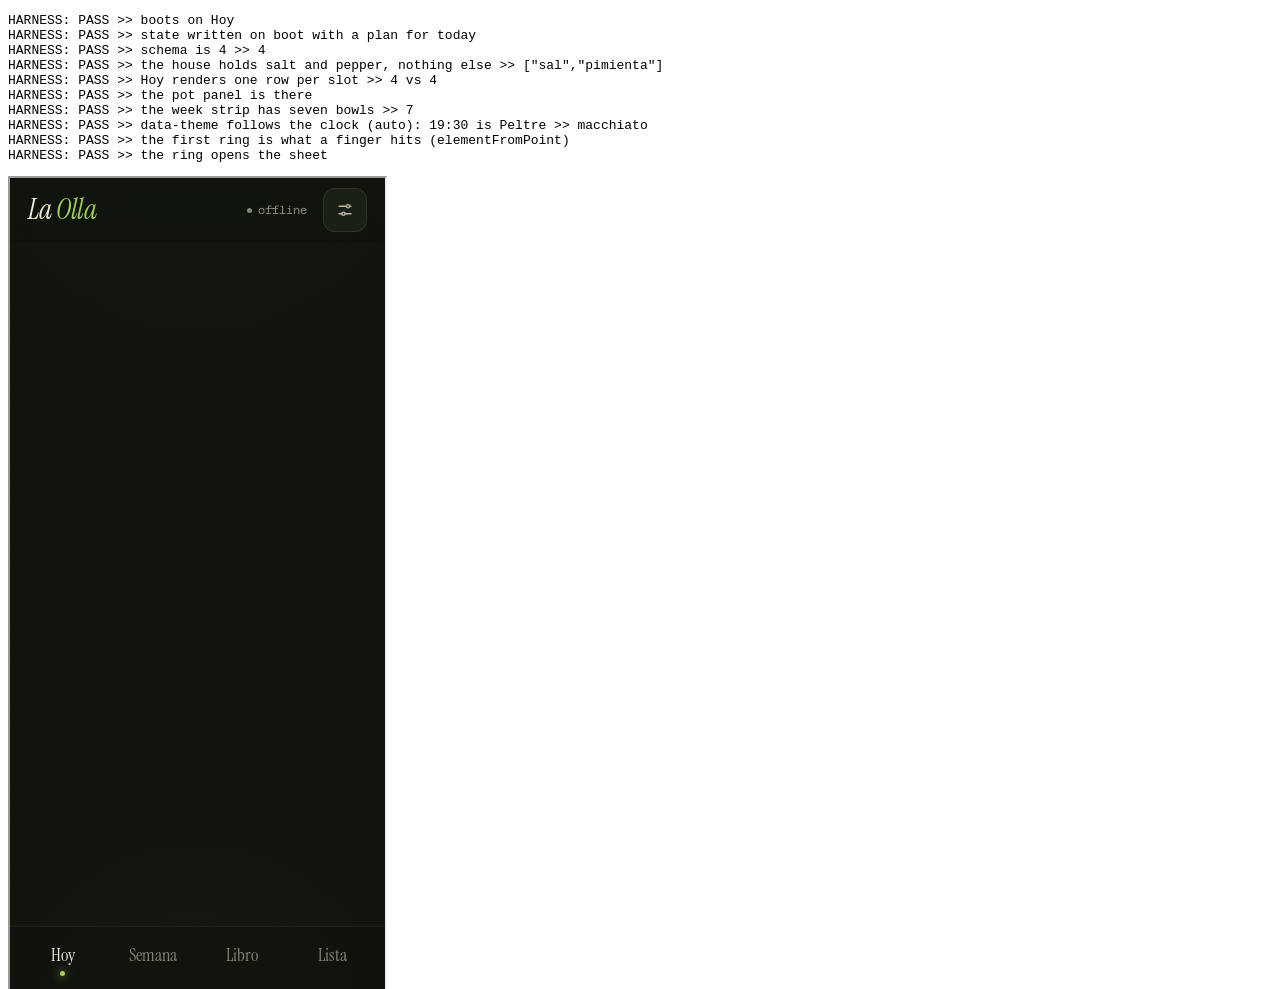
<file: test-harness.html>
<!DOCTYPE html>
<!-- La Olla v2 boot harness: loads index.html in an iframe on a REAL layout and writes HARNESS: PASS/FAIL lines into #out.
     Run: bash gate.sh. const/let globals are not window properties in a classic script, so app globals are reached
     with W().eval(name). What it pins that node cannot: a cold boot renders Hoy; a tap on a meal's ring opens the
     sheet and «Sí, lo del plan» lands in the REALITY log and SURVIVES A RELOAD; a hand row set in La semana survives
     a reload; the recipe sheet scales its quantities; the cook-along opens, steps, keeps its session across a reload;
     La lista checks persist per (item, trip); the kitchen settings render; the sibling gist is refused; the ring a
     finger would hit is the ring (elementFromPoint, never a dispatched click on a hidden node).
     Then the flows the final UI review found unrun (1-oct): a cook question answered «Sí» with a yield, and «Otra cosa»
     BEFORE its dinner can be logged (the purchase must survive as a batch); a planned cook-along finished (its batch made)
     and an off-plan one (a cooked batch, the dinner log untouched); the pot sheet's «Comer una» at dinner and after it;
     the cook-along closed before «Empezar» (Hoy keeps its real action); the runner as a modal dialog; 44px targets.
     CONTROLS: the log assertion is re-run with OLLA.logMeal stubbed out and must read FAIL (the instrument can see an
     absent write); the «otra cosa» flow is re-run with the OLD path re-planted (the purchase written as a dinner MEAL
     before the dinner can be logged) and must read FAIL; a ring shrunk to 30px must fail the 44px check. gate.sh
     requires every CONTROL line to read FAIL. -->
<html>
<head><meta charset="utf-8"></head>
<body>
<pre id="out"></pre>
<iframe id="f" src="about:blank" style="width:375px;height:812px"></iframe>
<script>
'use strict';
const out = [];
function log(name, ok, extra) { out.push(`HARNESS: ${ok ? 'PASS' : 'FAIL'} >> ${name}${extra ? ' >> ' + extra : ''}`); render(); }
function render() { document.getElementById('out').textContent = out.join('\n'); }
const f = document.getElementById('f');
const sleep = ms => new Promise(r => setTimeout(r, ms));
const W = () => f.contentWindow, D = () => f.contentDocument;
const q = s => D().querySelector(s), qa = s => Array.from(D().querySelectorAll(s));
const st = () => JSON.parse(W().localStorage.getItem('olla.v1'));
const E = name => W().eval(name);
const CLOCK = '2026-10-01T19:30:00';   // a Thursday (a training day), dinner time: every assertion below is about THIS moment, never the hour the gate runs
/* The UI scenarios below were written against the v2 week (a Saturday cook, trips seated per item) and test FLOWS, not the planner:
   while V3 is false, an empty store is seeded with a v2-mode state (no weekly walk, every window cooks, no freezer line) — appMigrate
   fills the rest from the seed exactly as on a fresh device. The v3 block at the end boots the REAL default (V3 = true). */
let V3 = false;
const V2_SEED = { schema: 4, settings: { store: { trip: null }, cookDays: null, freezer: { target: 0 } }, ladder: { rung: 1, since: null, passed: [] }, plan: { via: 'fallback', days: {} }, recipes: [] };
function seedMode() { if (!V3 && !localStorage.getItem('olla.v1')) localStorage.setItem('olla.v1', JSON.stringify(V2_SEED)); }
async function loadApp() { seedMode(); f.src = 'index.html?clock=' + CLOCK + '&h=' + Date.now(); await new Promise(r => f.onload = r); await sleep(800); }
async function loadAt(clock) { seedMode(); f.src = 'index.html?clock=' + clock + '&h=' + Date.now(); await new Promise(r => f.onload = r); await sleep(800); }
function patchSt(fn) { const s = st(); fn(s); W().localStorage.setItem('olla.v1', JSON.stringify(s)); }   // edit the stored state between two loads
const toastErr = () => q('#toast').classList.contains('show') && q('#toast').classList.contains('err');
function smallTargets(scope) {   // every visible tap target under scope narrower or shorter than 44px
  const els = Array.from(new Set(qa(['button', 'a[href]', 'input', 'textarea', 'select', '[data-act]'].map(s => scope + ' ' + s).join(', '))));
  return els.filter(e => { const r = e.getBoundingClientRect(); if (r.width < 1 || r.height < 1) return false; const cs = W().getComputedStyle(e); return cs.visibility !== 'hidden' && cs.display !== 'none' && (r.width < 44 || r.height < 44); })
    .map(e => (e.className || e.tagName) + '[' + (e.dataset.act || e.dataset.kact || e.id || '') + '] ' + Math.round(e.getBoundingClientRect().width) + 'x' + Math.round(e.getBoundingClientRect().height));
}
async function toRunnerEnd() { let g = 0; while (!q('#runner').hidden && !q('#runner [data-stepper="ryield"]') && g++ < 40) { q('#runner [data-act="r-next"]').click(); await sleep(60); } }
/* «Otra cosa» on today's cook question at 17:45, his dinner set to 21:00 (so it can't be logged before 19:30). `before` runs
   after the 17:45 load — the control re-plants the old path there. */
async function otraCosaBeforeDinner(before) {
  localStorage.clear(); await loadAt('2026-10-01T09:00:00');
  patchSt(s => { s.settings.eatAt.dinner = '21:00'; });
  await loadAt('2026-10-01T09:00:00');
  const b = (st().plan.days['2026-10-01'].cook || {}).batch;
  await loadAt('2026-10-01T17:45:00');
  if (before) before();
  const qo = q('#app-root [data-act="q-other"][data-batch="' + b + '"]'); if (!qo) return { b, asked: false };
  qo.click(); await sleep(200);
  const hidden = !q('#olla-sheet [data-act="log-skip"]') && !q('#olla-sheet [data-act="log-ate"]');
  q('#log-what').value = 'pollo rostizado';
  const plus = q('#olla-sheet [data-stepper="left"] [data-d="1"]'); plus.click(); plus.click(); await sleep(60);
  q('#olla-sheet [data-act="log-other"]').click(); await sleep(300);
  const s = st(), id = Object.keys(s.extra || {}).find(k => s.extra[k].src === 'bought' && s.extra[k].name === 'pollo rostizado');
  return { b, asked: true, hidden, err: toastErr(), toast: q('#toast').textContent, cook: eff((s.cooks || {})[b]), extra: id ? s.extra[id] : null, id, dinner: s.plan.days['2026-10-01'].dinner, dinnerLog: (s.log || {})['2026-10-01:dinner'] };
}
function hit(el) { const r = el.getBoundingClientRect(); if (r.width < 8 || r.height < 8) return false; const x = D().elementFromPoint(r.left + r.width / 2, r.top + r.height / 2); return x === el || el.contains(x); }
function eff(entries) { if (!Array.isArray(entries) || !entries.length) return null; return entries.reduce((a, b) => ((b.at || 0) >= (a.at || 0) ? b : a)); }
(async () => {
  try {
    localStorage.clear();
    await loadApp();
    const today = E('OLLAUI').todayYmd();
    log('boots on Hoy', q('#bottom-tabs .tab.active') && q('#bottom-tabs .tab.active').dataset.view === 'hoy');
    log('state written on boot with a plan for today', !!(st() && st().plan && st().plan.days[today]));
    log('schema is 4', st() && st().schema === 4, st() && String(st().schema));
    log('the house holds salt and pepper, nothing else', JSON.stringify(st().settings.pantry) === JSON.stringify(['sal', 'pimienta']), JSON.stringify(st().settings.pantry));
    const slots = E('OLLA').slotsFor(st(), today);
    log('Hoy renders one row per slot', qa('#app-root .row').length === slots.length, qa('#app-root .row').length + ' vs ' + slots.length);
    log('the pot panel is there', !!q('#app-root .pot-panel'));
    log('the week strip has seven bowls', qa('#app-root .bowl').length === 7, String(qa('#app-root .bowl').length));
    log('data-theme follows the clock (auto): 19:30 is Peltre', D().documentElement.getAttribute('data-theme') === 'macchiato', D().documentElement.getAttribute('data-theme'));
    // the ring a finger would hit is the ring
    const ring = q('#app-root .row:nth-child(1) .ring');
    ring.scrollIntoView({ block: 'center' }); await sleep(80);
    log('the first ring is what a finger hits (elementFromPoint)', hit(ring));
    // log «Sí, lo del plan» for the first slot via the sheet
    const sl0 = slots[0];
    ring.click(); await sleep(150);
    log('the ring opens the sheet', q('#olla-sheet').open);
    q('#olla-sheet [data-act="log-ate"]').click(); await sleep(200);
    const e0 = eff((st().log || {})[today + ':' + sl0]);
    log('«Sí, lo del plan» lands in the reality log', !!e0 && e0.s === 'ate', JSON.stringify(e0));
    log('the plan row was not written by the log', !st().plan.days[today][sl0].s);
    log('the ring turns «ate»', !!q('#app-root .row:nth-child(1) .ring.ate'));
    // RELOAD
    await loadApp();
    const e1 = eff((st().log || {})[today + ':' + sl0]);
    log('RELOAD keeps the log entry', !!e1 && e1.s === 'ate');
    log('…and the ring still reads «ate»', !!q('#app-root .row:nth-child(1) .ring.ate'));
    // CONTROL: the same assertion, with the write disabled, must see the absence
    {
      const s2 = slots[1];
      const O = E('OLLA'), real = O.logMeal; O.logMeal = () => ({ ok: true });
      q('#app-root .row:nth-child(2) .ring').click(); await sleep(150);
      q('#olla-sheet [data-act="log-ate"]').click(); await sleep(150);
      const ec = eff((st().log || {})[today + ':' + s2]);
      log('CONTROL (must read FAIL): a stubbed logMeal still lands in the log', !!ec && ec.s === 'ate');
      O.logMeal = real;
    }
    // La semana: cycle a FUTURE dinner, persist, reload
    q('#bottom-tabs .tab[data-view="semana"]').click(); await sleep(150);
    log('La semana renders seven day cards', qa('#app-root .day').length === 7, String(qa('#app-root .day').length));
    const tomorrow = E('OLLA').addDays(today, 1);
    const pill = q(`#app-root .kind[data-date="${tomorrow}"][data-slot="dinner"]`);
    const kBefore = st().plan.days[tomorrow].dinner.kind;
    pill.click(); await sleep(200);
    const kAfter = st().plan.days[tomorrow].dinner;
    log('a tap moves tomorrow\'s dinner to another kind, by hand', kAfter.kind !== kBefore && kAfter.hand === true, kBefore + ' → ' + kAfter.kind);
    await loadApp();
    log('RELOAD keeps the hand row', st().plan.days[tomorrow].dinner.kind === kAfter.kind && st().plan.days[tomorrow].dinner.hand === true);
    // El libro: recipe sheet scales
    q('#bottom-tabs .tab[data-view="libro"]').click(); await sleep(150);
    log('El libro lists recipes', qa('#app-root .rec').length >= 15, String(qa('#app-root .rec').length));
    q('#app-root .rec').click(); await sleep(150);
    log('a recipe opens with steps', q('#olla-sheet').open && qa('#olla-sheet .steps li').length >= 2);
    const q1 = (q('#olla-sheet .ings li .q') || {}).textContent;
    q('#olla-sheet [data-stepper="rx"] [data-d="1"]').click(); q('#olla-sheet [data-stepper="rx"] [data-d="1"]').click(); await sleep(80);
    const q2 = (q('#olla-sheet .ings li .q') || {}).textContent;
    log('the servings stepper rescales the quantities', !!q1 && q1 !== q2, q1 + ' → ' + q2);
    // the cook-along
    q('#olla-sheet [data-act="runner-start"]').click(); await sleep(200);
    log('the cook-along opens full-screen', !q('#runner').hidden && !!q('#runner .r-body'));
    q('#runner [data-act="r-next"]').click(); await sleep(120);
    log('«Empezar» moves to step 1', st().cookSession && st().cookSession.step === 0, JSON.stringify(st().cookSession && st().cookSession.step));
    await loadApp();
    log('RELOAD keeps the cook session; Hoy offers «Seguir»', !!st().cookSession && !!q('#app-root [data-act="runner-resume"]'));
    { const na = E('OLLA').nextAction(st(), today, E('OLLAUI').nowMin()).kind;   // what Hoy's action IS right now, from the engine — then find ITS control on the page
      const sel = { eat: '[data-act="ate"]', 'cook-now': '[data-act="cook"]', 'cook-soon': '[data-act="cook"]', shop: '.strike[data-act="go"][data-view="lista"]', rescue: '.rescue-item', 'confirm-cook': '[data-act="q-yes"]' }[na];
      log('…as an extra line with «dejarlo», never a mask over Hoy\'s own action', !!q('#app-root [data-act="runner-drop"]') && !!sel && !!q('#app-root ' + sel), na + (sel && q('#app-root ' + sel) ? ' shown' : ' MISSING')); }
    q('#app-root [data-act="runner-resume"]').click(); await sleep(150);
    q('#runner [data-act="runner-close"]').click(); await sleep(100);
    // La lista
    q('#bottom-tabs .tab[data-view="lista"]').click(); await sleep(150);
    const items = qa('#app-root .item');
    log('La lista derives items for the week\'s cooks', items.length >= 3, String(items.length));
    if (items.length) {
      const key = items[0].dataset.key; items[0].click(); await sleep(150);
      const c = (st().groceries.checked || {})[key];
      log('checking an item persists per item@trip', !!c && (c.v === true || c === true), key + ' ' + JSON.stringify(c));
      log('the key carries the trip date', /@\d{4}-\d{2}-\d{2}$/.test(key || ''), key);
      const total = qa('#app-root .item').length, onRow = q('#app-root .item[data-key="' + key + '"]');
      log('the ticked line STAYS where it was, wearing the mark (it never leaves the list)', !!onRow && onRow.classList.contains('on') && onRow.getAttribute('aria-pressed') === 'true', onRow ? onRow.className : 'GONE');
      const tickedKeys = [key]; for (let g = 0; g < total + 2; g++) { const nx = qa('#app-root .item:not(.on)').find(x => x.dataset.key.slice(-10) <= E('OLLA').addDays(today, 1)); if (!nx) break; tickedKeys.push(nx.dataset.key); nx.click(); await sleep(40); }   // every tap re-renders the page: re-query, never hold a node
      const ticked = Array.from(new Set(tickedKeys)), gone = ticked.filter(k => !q('#app-root .item.on[data-key="' + k + '"]'));
      log('ticking line after line, every TICKED line is still there, marked (another dish may legitimately drop its own unticked lines once the cook is certain)', ticked.length >= total - 6 && gone.length === 0, ticked.length + ' ticked of ' + total + ' at first; gone: ' + gone.join(','));
      log('CONTROL (must read FAIL): a line that was never on the list is found by the same query', !!q('#app-root .item[data-key="no-such-line@2026-10-01"]'));
    }
    // settings
    q('#settings-btn').click(); await sleep(200);
    log('the kitchen settings render inside the sheet', q('#settings-modal').open && qa('#kitchen-settings [data-kact="win"]').length === 7);
    q('#settings-modal [data-close="settings"]').click(); await sleep(80);
    // the sibling's gist is refused
    log('looksLikeMyState refuses cuaderno.json', E('looksLikeMyState')({ settings: {}, exercises: [], sessions: [] }) === false);
    log('looksLikeMyState accepts our state', E('looksLikeMyState')(st()) === true);
    log('the app reads the pinned LOCAL day, through the one clock', E('OLLAUI').todayYmd() === '2026-10-01' && E('OLLAUI').nowMin() >= 19 * 60 + 30 && E('OLLAUI').nowMin() < 19 * 60 + 40, E('OLLAUI').todayYmd() + ' ' + E('OLLAUI').nowMin());

    // ── A cook question answered «Sí» with a yield (Wednesday's cook, asked Thursday morning)
    localStorage.clear(); await loadAt('2026-09-30T09:00:00');
    const wedB = (st().plan.days['2026-09-30'].cook || {}).batch;
    await loadAt('2026-10-01T08:00:00');
    const qy = q('#app-root [data-act="q-yes"][data-batch="' + wedB + '"]');
    log('Thursday 08:00: Hoy asks about Wednesday\'s unconfirmed cook', !!wedB && !!qy, wedB);
    if (qy) {
      qy.click(); await sleep(200);
      const y0 = parseInt((q('#olla-sheet [data-stepper="yield"] [data-val]') || {}).textContent, 10);
      q('#olla-sheet [data-stepper="yield"] [data-d="1"]').click(); await sleep(60);
      q('#olla-sheet [data-act="cookq-save"]').click(); await sleep(250);
      const ec = eff((st().cooks || {})[wedB]);
      log('«Sí» with a yield: the cook is MADE with the tápers he counted', !!ec && ec.s === 'made' && ec.yield === y0 + 1, JSON.stringify(ec) + ' (stepper ' + y0 + '+1)');
      log('…and the question is gone', !q('#app-root [data-act="q-yes"][data-batch="' + wedB + '"]'));
    }

    // ── «Otra cosa» before the dinner can be logged: the purchase survives as a BATCH
    const oc = await otraCosaBeforeDinner();
    log('Thursday 17:45 (dinner at 21:00): Hoy asks about today\'s cook', oc.asked, oc.b);
    log('…«Otra cosa» offers neither «lo del plan» nor «no comí» (both would be refused)', !!oc.hidden);
    log('…«compré pollo rostizado, rinde 2 más» saves without an error', oc.asked && !oc.err, oc.toast);
    log('…the cook is «no se hizo»', !!oc.cook && oc.cook.s === 'notmade', JSON.stringify(oc.cook));
    log('…the purchase is KEPT as a batch: bought, 3 portions, tied to no meal', !!oc.extra && oc.extra.servings === 3 && !('log' in oc.extra), JSON.stringify(oc.extra));
    log('…tonight\'s dinner eats from it, and the dinner log was not touched', !!oc.id && !!oc.dinner && oc.dinner.kind === 'leftover' && oc.dinner.of === oc.id && !oc.dinnerLog, JSON.stringify(oc.dinner));
    {   // CONTROL: re-plant the old path — the purchase written as a dinner MEAL before the dinner can be logged (refused, lost)
      const ocC = await otraCosaBeforeDinner(() => { const O = E('OLLA'); O.addBatch = (s, x, t, n, at) => O.logMeal(s, t, 'dinner', { s: 'other', what: x.name, left: x.servings - 1 }, t, n, at); });
      log('CONTROL (must read FAIL): the old path (a dinner MEAL before dinner) keeps the purchase as a batch', !!ocC.extra && ocC.extra.servings === 3 && !('log' in ocC.extra), ocC.toast);
    }

    // ── A PLANNED cook-along finished: its batch is made
    localStorage.clear(); await loadAt('2026-10-01T09:00:00');
    const thuC = st().plan.days['2026-10-01'].cook || {};
    q('#bottom-tabs .tab[data-view="semana"]').click(); await sleep(150);
    q('#app-root .crow .dish[data-date="2026-10-01"]').click(); await sleep(200);
    q('#olla-sheet [data-act="runner-start"]').click(); await sleep(200);
    log('the planned cook-along opens on the plan\'s batch', !!thuC.batch && !!st().cookSession && st().cookSession.batch === thuC.batch, JSON.stringify(st().cookSession && st().cookSession.batch));
    await toRunnerEnd();
    const yv = parseInt((q('#runner [data-stepper="ryield"] [data-val]') || {}).textContent, 10);
    q('#runner [data-act="r-next"]').click(); await sleep(300);   // «A la olla»
    const mc = eff((st().cooks || {})[thuC.batch]);
    log('finishing it marks the planned batch MADE, with the tápers counted', !!mc && mc.s === 'made' && mc.yield === yv, JSON.stringify(mc));
    log('…and ends the cook-along', q('#runner').hidden && st().cookSession === null);

    // ── The pot sheet's «Comer una»: tonight's dinner at 19:30; the post-gym meal at 22:30, never a second dinner
    const potSum = m => E('OLLA').potNow(st(), '2026-10-01', m).reduce((a, b) => a + b.left, 0);
    await loadAt('2026-10-01T19:30:00');
    q('#app-root [data-act="pot"]').click(); await sleep(200);
    q('#olla-sheet [data-act="pot-eat"]').click(); await sleep(250);
    const dl = eff((st().log || {})['2026-10-01:dinner']);
    log('«Comer una» at 19:30 is tonight\'s dinner, from that pot', !!dl && dl.s === 'ate' && dl.of === thuC.batch, JSON.stringify(dl));
    await loadAt('2026-10-01T22:30:00');
    const potA = potSum(22 * 60 + 30);
    q('#app-root [data-act="pot"]').click(); await sleep(200);
    const eat2 = q('#olla-sheet [data-act="pot-eat"]'); if (eat2) { eat2.click(); await sleep(250); }
    const pl = eff((st().log || {})['2026-10-01:post']), potB = potSum(22 * 60 + 30);
    log('«Comer una» at 22:30 after dinner is the post-gym meal — never a second dinner', !!pl && pl.s === 'ate' && pl.of === thuC.batch && ((st().log || {})['2026-10-01:dinner'] || []).length === 1, JSON.stringify(pl));
    log('…and the pot drops by one', potA >= 1 && potB === potA - 1, potA + ' → ' + potB);

    // ── An OFF-PLAN cook-along (Saturday 13:00, before any dinner can be logged): a cooked batch, the dinner log untouched
    localStorage.clear(); await loadAt('2026-10-03T13:00:00');
    q('#bottom-tabs .tab[data-view="libro"]').click(); await sleep(150);
    q('#app-root .rec[data-id="chaufa-express"]').click(); await sleep(200);
    q('#olla-sheet [data-act="runner-start"]').click(); await sleep(200);
    await toRunnerEnd();
    const y5 = parseInt((q('#runner [data-stepper="ryield"] [data-val]') || {}).textContent, 10);
    q('#runner [data-act="r-next"]').click(); await sleep(300);
    const s5 = st(), x5 = Object.values(s5.extra || {}).find(x => x.src === 'cooked' && x.recipe === 'chaufa-express');
    log('an off-plan cook-along finishes into a COOKED batch with its tápers', !!x5 && x5.servings === y5, JSON.stringify(x5));
    log('…the dinner log is untouched, nothing was refused, the runner closed', !(s5.log || {})['2026-10-03:dinner'] && !toastErr() && q('#runner').hidden, q('#toast').textContent);

    // ── Closing the cook-along before «Empezar»: Hoy keeps its real action; the runner is a modal dialog while open
    localStorage.clear(); await loadApp();
    const a0 = (q('#app-root .strike') || { dataset: {} }).dataset.act, inert0 = q('.app').inert;
    q('#bottom-tabs .tab[data-view="libro"]').click(); await sleep(150);
    q('#app-root .rec').click(); await sleep(200);
    q('#olla-sheet [data-act="runner-start"]').click(); await sleep(250);
    const rn = q('#runner');
    log('the runner is a modal dialog: role, aria-modal, the page behind it inert, focus on its main button', inert0 === false && rn.getAttribute('role') === 'dialog' && rn.getAttribute('aria-modal') === 'true' && q('.app').inert === true && q('#bottom-tabs').inert === true && D().activeElement === q('#runner [data-act="r-next"]'), 'inert0=' + inert0 + ' active=' + (D().activeElement && (D().activeElement.dataset.act || D().activeElement.tagName)));
    { const got = qa('#runner [data-act="got"]');
      log('…its «saca esto» lines are real buttons that say whether they are on the table', got.length > 0 && got.every(b => b.tagName === 'BUTTON' && b.hasAttribute('aria-pressed')), got.length + ' ' + (got[0] && got[0].tagName)); }
    q('#runner [data-act="runner-close"]').click(); await sleep(200);
    log('…closed, the page behind is live again', q('.app').inert === false && q('#bottom-tabs').inert === false);
    q('#bottom-tabs .tab[data-view="hoy"]').click(); await sleep(200);
    const a1 = (q('#app-root .strike') || { dataset: {} }).dataset.act;
    log('closed before «Empezar»: no «Seguir», no session, Hoy\'s real action is back', !q('#app-root [data-act="runner-resume"]') && st().cookSession === null && !!a0 && a1 === a0, a0 + ' → ' + a1);

    // ── «Cociné otra cosa» at dinner: a COOKED batch (it counts toward the rung); «Compré» is the default, shown chosen
    localStorage.clear(); await loadApp();
    q('#app-root .row:nth-child(3) .ring').click(); await sleep(200);   // tonight's dinner
    const bought = q('#olla-sheet [data-act="mode"][data-v="bought"]');
    log('the log sheet opens with «Compré» chosen, and says so (aria-pressed)', !!bought && bought.classList.contains('on') && bought.getAttribute('aria-pressed') === 'true');
    q('#olla-sheet [data-act="mode"][data-v="cooked"]').click(); q('#log-what').value = 'Chaufa express de pollo';
    q('#olla-sheet [data-stepper="left"] [data-d="1"]').click(); await sleep(60);
    q('#olla-sheet [data-act="log-other"]').click(); await sleep(250);
    { const s = st(), x = Object.values(s.extra || {}).find(v => v.log === '2026-10-01:dinner');
      log('«Cociné otra cosa, sobró 1»: the leftover batch is COOKED, named by its recipe', !!x && x.src === 'cooked' && x.recipe === 'chaufa-express' && x.servings === 1, JSON.stringify(x)); }

    // ── «Siempre en la lista» offers real ingredient ids; a refused kitchen value is refused out loud; typing keeps the field
    q('#settings-btn').click(); await sleep(250);
    { const wk = qa('#kitchen-settings [data-kact="weekly"]').map(b => b.dataset.k);
      log('«Siempre en la lista» offers huevo and plátano by their real ids (no «huevos» twin)', wk.indexOf('huevo') >= 0 && wk.indexOf('platano') >= 0 && wk.indexOf('huevos') < 0 && wk.indexOf('platanos') < 0, wk.join(',')); }
    const change = (el, v) => { el.value = v; el.dispatchEvent(new (W().Event)('change', { bubbles: true })); };
    { const w3 = q('#kitchen-settings [data-kact="win"][data-i="3"]'), before = JSON.stringify(st().settings.cookWindows['3']);
      change(w3, '19:00-13:00'); await sleep(80);
      const e1 = toastErr() && JSON.stringify(st().settings.cookWindows['3']) === before && w3.value === (st().settings.cookWindows['3'] || []).join(', ');
      change(q('#kitchen-settings [data-kact="eat"][data-k="dinner"]'), '25:00'); await sleep(80);
      const e2 = toastErr() && st().settings.eatAt.dinner === '19:00';
      change(q('#kitchen-settings [data-kact="cookat"][data-i="6"]'), '23:00'); await sleep(80);
      const e3 = toastErr() && !(st().settings.cookAt || {})['6'];
      log('impossible kitchen values are REFUSED with a toast and the field shows what is stored: 19:00-13:00, 25:00, a Saturday start at 23:00', e1 && e2 && e3, [e1, e2, e3].join(','));
      const ca3 = q('#kitchen-settings [data-kact="cookat"][data-i="3"]');
      change(q('#kitchen-settings [data-kact="win"][data-i="3"]'), '13:00-18:00'); await sleep(80);
      log('a good value is saved without rebuilding the sheet under his finger (the next field is the same node)', JSON.stringify(st().settings.cookWindows['3']) === '["13:00-18:00"]' && q('#kitchen-settings [data-kact="cookat"][data-i="3"]') === ca3);
      log('every kitchen toggle says aria-pressed; every kitchen field has a name; the toast is a polite live region; the pot panel names itself by its text',
        qa('#kitchen-settings .chip-btn').every(b => b.hasAttribute('aria-pressed')) && qa('#kitchen-settings input, #kitchen-settings textarea').every(i => i.getAttribute('aria-label')) && q('#toast').getAttribute('role') === 'status' && q('#toast').getAttribute('aria-live') === 'polite' && !q('#app-root .pot-panel').hasAttribute('aria-label'));
      log('a ring\'s name says what is logged; a bowl\'s says what the dinner is', qa('#app-root .ring').length > 0 && qa('#app-root .ring').every(r => /: .+ — (comido|no comiste|otra cosa|fuera|sin anotar)$/.test(r.getAttribute('aria-label') || '')) && qa('#app-root .bowl').every(b => /· cena: /.test(b.getAttribute('aria-label') || '')),
        (q('#app-root .ring') || { getAttribute: () => '' }).getAttribute('aria-label'));
      // ONE save per theme tap (the shell's own listener used to fire too, and fall back to macchiato)
      const SP = W().Storage.prototype, real = SP.setItem; let saves = 0; SP.setItem = function (k, v) { if (k === 'olla.v1') saves++; return real.call(this, k, v); };
      q('#settings-modal [data-theme-pick="loza"]').click(); await sleep(60); SP.setItem = real;
      log('a theme tap saves once, as «loza», and the page wears Loza', saves === 1 && st().settings.theme === 'loza' && D().documentElement.getAttribute('data-theme') === 'tokyo', saves + ' ' + st().settings.theme);
    }
    q('#settings-modal [data-close="settings"]').click(); await sleep(80);

    // ── Hand edits: a liked-away dish leaves the week NOW; a hand-picked recipe can go back to the rule
    localStorage.clear(); await loadAt('2026-10-01T09:00:00');
    { const x = st().plan.days['2026-10-01'].cook.recipe;
      q('#bottom-tabs .tab[data-view="libro"]').click(); await sleep(150);
      q('#app-root .rec[data-id="' + x + '"]').click(); await sleep(200);
      q('#olla-sheet [data-act="like"][data-v="never"]').click(); await sleep(200);
      log('«nunca» on today\'s dish takes it off the week at once, not at the next minute tick', st().plan.days['2026-10-01'].cook.recipe !== x, x + ' → ' + st().plan.days['2026-10-01'].cook.recipe);
      W().document.getElementById('olla-sheet').close(); }
    q('#bottom-tabs .tab[data-view="semana"]').click(); await sleep(150);
    { const SAT = '2026-10-03', r0 = st().plan.days[SAT].cook.recipe;
      q('#app-root [data-act="pick"][data-date="' + SAT + '"]').click(); await sleep(200);
      // a «close» queued by an EARLIER sheet can land after this one opened (seen in the gate, 3 of 18 runs, under virtual time):
      // it must not null the open picker's context — delivered here on purpose, so the check is deterministic
      q('#olla-sheet').dispatchEvent(new (W().Event)('close')); await sleep(30);
      const other = qa('#olla-sheet [data-act="choose"]').find(b => b.dataset.id !== r0 && b.dataset.id === 'wrap-pollo-hummus') || qa('#olla-sheet [data-act="choose"]').find(b => b.dataset.id !== r0);
      other.click(); await sleep(250);
      const back = q('#app-root .crow-rule [data-act="rule"][data-date="' + SAT + '"]');
      log('a hand-picked recipe shows «volver a la regla» on its cook row', st().plan.days[SAT].cook.hand === true && !!back, st().plan.days[SAT].cook.recipe + ' chose ' + (other && other.dataset.id) + ' r0 ' + r0 + ' toast «' + q('#toast').textContent + '» sheet ' + q('#olla-sheet').open);
      if (back) { back.click(); await sleep(250); }
      log('…and it goes back to the rule', !st().plan.days[SAT].cook.hand, JSON.stringify(st().plan.days[SAT].cook)); }

    // ── «volver a la regla» is offered only where it can act: never on a slot already behind him
    localStorage.clear(); await loadAt('2026-10-01T07:00:00');
    q('#bottom-tabs .tab[data-view="semana"]').click(); await sleep(150);
    q('#app-root .kind[data-date="2026-10-01"][data-slot="bf"]').click(); await sleep(200);
    const bfHand = !!(st().plan.days['2026-10-01'].bf || {}).hand, offered7 = !!q('#app-root .back-rule[data-date="2026-10-01"][data-slot="bf"]');
    await loadAt('2026-10-01T19:30:00');
    q('#bottom-tabs .tab[data-view="semana"]').click(); await sleep(150);
    log('a hand row offers «volver a la regla» while editable, and not once its meal is behind him', bfHand && offered7 && !!(st().plan.days['2026-10-01'].bf || {}).hand && !q('#app-root .back-rule[data-date="2026-10-01"][data-slot="bf"]'), [bfHand, offered7].join(','));

    // ── A session that vanished under an open runner (another tab, a pull): the next tap closes it, nothing throws
    { let errs = 0; const onErr = () => { errs++; }; W().addEventListener('error', onErr);
      q('#bottom-tabs .tab[data-view="libro"]').click(); await sleep(150);
      q('#app-root .rec').click(); await sleep(200); q('#olla-sheet [data-act="runner-start"]').click(); await sleep(200);
      W().eval('state.cookSession = null');
      q('#runner [data-act="r-next"]').click(); await sleep(150);
      W().removeEventListener('error', onErr);
      log('a runner whose session vanished closes on the next tap, without an error', errs === 0 && q('#runner').hidden, 'errors ' + errs); }

    // ── A crafted import can't inject markup or a javascript: link
    localStorage.clear(); await loadAt('2026-10-01T15:00:00');
    patchSt(s => { const c = s.plan.days['2026-10-01'].cook; c.at = '<img id=xss1 src=x>'; s.cooks[c.batch] = [{ s: 'made', at: 1 }];
      s.likes['bowl-coreano'] = { v: '"><img id=xss2 src=x>', at: 1 }; s.settings.hall.swipesPerWeek = '<img id=xss3 src=x>';
      const r = s.recipes.find(x => x.id === 'bowl-coreano'); r.sources = ['javascript:alert(1)'].concat(r.sources || []); r.minutes.total = '<img id=xss4 src=x>'; });
    await loadAt('2026-10-01T15:00:00');
    q('#bottom-tabs .tab[data-view="semana"]').click(); await sleep(150);
    const inj1 = !!(D().getElementById('xss1') || D().getElementById('xss3'));
    q('#bottom-tabs .tab[data-view="libro"]').click(); await sleep(150);
    q('#app-root .rec[data-id="bowl-coreano"]').click(); await sleep(200);
    const inj2 = !!(D().getElementById('xss2') || D().getElementById('xss4')), js = qa('#olla-sheet a').some(a => /^\s*javascript:/i.test(a.getAttribute('href') || ''));
    q('#bottom-tabs .tab[data-view="hoy"]').click(); W().document.getElementById('olla-sheet').close(); await sleep(150);
    const inj3 = !!(D().getElementById('xss1') || D().getElementById('xss4'));
    log('stored fields are escaped everywhere they render, and a javascript: source is never a link', !inj1 && !inj2 && !inj3 && !js, [inj1, inj2, inj3, js].join(','));

    // ── Rescue: «la de la nevera» when tonight already IS that fridge dish is the plan («comí»), not «otra cosa»
    localStorage.clear(); await loadAt('2026-10-01T20:40:00');
    { const rh = q('#app-root [data-act="rescue-home"]');
      if (rh) { rh.click(); await sleep(250); }
      const e = eff((st().log || {})['2026-10-01:dinner']);
      log('rescue at 20:40 with tonight\'s dinner the fridge default: «comí», as planned', !!rh && !!e && e.s === 'ate', JSON.stringify(e));
      W().document.getElementById('olla-sheet').close(); await sleep(60); }
    localStorage.clear(); await loadApp();

    // ── Tap targets at 375px: Hoy, La semana, La lista (and the bars)
    const smalls = smallTargets('#app-root').concat(smallTargets('header.topbar'), smallTargets('#bottom-tabs'));
    q('#bottom-tabs .tab[data-view="semana"]').click(); await sleep(150); smallTargets('#app-root').forEach(x => smalls.push('semana ' + x));
    q('#bottom-tabs .tab[data-view="lista"]').click(); await sleep(150); smallTargets('#app-root').forEach(x => smalls.push('lista ' + x));
    q('#bottom-tabs .tab[data-view="hoy"]').click(); await sleep(150);
    log('every tap target is at least 44×44 at 375px (Hoy, La semana, La lista, the bars)', smalls.length === 0, smalls.slice(0, 4).join(' | '));
    {   // CONTROL: a ring shrunk to 30px must be SEEN by the same check
      const sty = D().createElement('style'); sty.textContent = '.ring{width:30px!important;height:30px!important}'; D().head.appendChild(sty); await sleep(50);
      log('CONTROL (must read FAIL): a 30px ring passes the 44px check', smallTargets('#app-root').length === 0);
      sty.remove();
    }
    log('CONTROL (must read FAIL): Hoy has zero rows', qa('#app-root .row').length === 0 && false);

    // ── v3 (LA-OLLA-V2-SPEC.md §6.2): a NEW device boots on the weekly walk; the freezer line rides Wednesday's list; its tap stores q
    V3 = true; localStorage.clear(); await loadAt('2026-10-05T09:00:00');   // a Monday
    { const S3 = st().settings;
      log('v3: a new device boots on the weekly walk (Wednesday 13:00, cooks Wed/Thu, four frozen dinners)', S3.store.trip && S3.store.trip.dow === 3 && S3.store.trip.at === '13:00' && JSON.stringify(S3.cookDays) === '[3,4]' && S3.freezer.target === 4, JSON.stringify([S3.store.trip, S3.cookDays, S3.freezer]));
      const cooks = Object.keys(st().plan.days).filter(d => st().plan.days[d].cook);
      log('v3: the week cooks Wednesday and Thursday only', JSON.stringify(cooks) === JSON.stringify(['2026-10-07', '2026-10-08']), JSON.stringify(cooks)); }
    q('#bottom-tabs .tab[data-view="lista"]').click(); await sleep(150);
    { const trips = Array.from(new Set(qa('#app-root .item').map(x => x.dataset.key.slice(-10))));
      log('v3: La lista is ONE trip, the Wednesday walk', JSON.stringify(trips) === JSON.stringify(['2026-10-07']), JSON.stringify(trips));
      const fz = q('#app-root .item[data-key="cena-congelada@2026-10-07"]');
      log('v3: the freezer line is on it, with its quantity', !!fz && fz.dataset.q === '4', fz ? fz.dataset.q : 'MISSING');
      if (fz) { fz.scrollIntoView({ block: 'center' }); await sleep(60); log('v3: the freezer line is what a finger hits', hit(fz)); fz.click(); await sleep(150); }
      const c = (st().groceries.checked || {})['cena-congelada@2026-10-07'];
      log('v3: ticking it stores what he bought (q = 4): the stock', !!c && c.v === true && c.q === 4, JSON.stringify(c));
      const back = q('#app-root .item[data-key="cena-congelada@2026-10-07"]');
      log('v3: …and the ticked line stays, marked', !!back && back.classList.contains('on'));
      if (back) { back.click(); await sleep(150); }   // untick, then tick again with the carrier stripped: the control
      const again = q('#app-root .item[data-key="cena-congelada@2026-10-07"]'); if (again) { again.removeAttribute('data-q'); again.click(); await sleep(150); }
      const c2 = (st().groceries.checked || {})['cena-congelada@2026-10-07'];
      log('CONTROL (must read FAIL): the same tap with the button\'s data-q stripped still stores q = 4', !!c2 && c2.v === true && c2.q === 4, JSON.stringify(c2));
      for (const v of [0, 1]) { const b = q('#app-root .item[data-key="cena-congelada@2026-10-07"]'); if (b) { b.click(); await sleep(150); } } }   // untick the control's tick, tick again for real
    await loadAt('2026-10-07T20:00:00');   // Wednesday night: the tick is stock now
    { const fr = E('OLLA').freezer(st(), '2026-10-07', 20 * 60);
      log('v3: on Wednesday night the freezer holds the bought dinners (RELOAD kept the tick)', fr.length === 1 && fr[0].src === 'bought-frozen' && fr[0].left === 4, JSON.stringify(fr.map(b => [b.id, b.left])));
      q('#bottom-tabs .tab[data-view="semana"]').click(); await sleep(200);
      const chip = d => { const b = q('#app-root .kind[data-date="' + d + '"][data-slot="dinner"]'); return b ? b.textContent.trim() : 'MISSING'; };
      log('v3: next Monday\'s dinner is a frozen one, and its chip says «congelador», never «sobra»', st().plan.days['2026-10-12'].dinner.of === 'fz@2026-10-07' && chip('2026-10-12') === 'congelador', chip('2026-10-12') + ' ' + JSON.stringify(st().plan.days['2026-10-12'].dinner));
      log('CONTROL (must read FAIL): Friday\'s real leftover of the Wednesday pot also reads «congelador»', chip('2026-10-09') === 'congelador', chip('2026-10-09')); }
  } catch (e) { log('harness crashed', false, String(e && e.stack || e).slice(0, 300)); }
  out.push('HARNESS: DONE'); render();
})();
</script>
</body>
</html>
</file>
